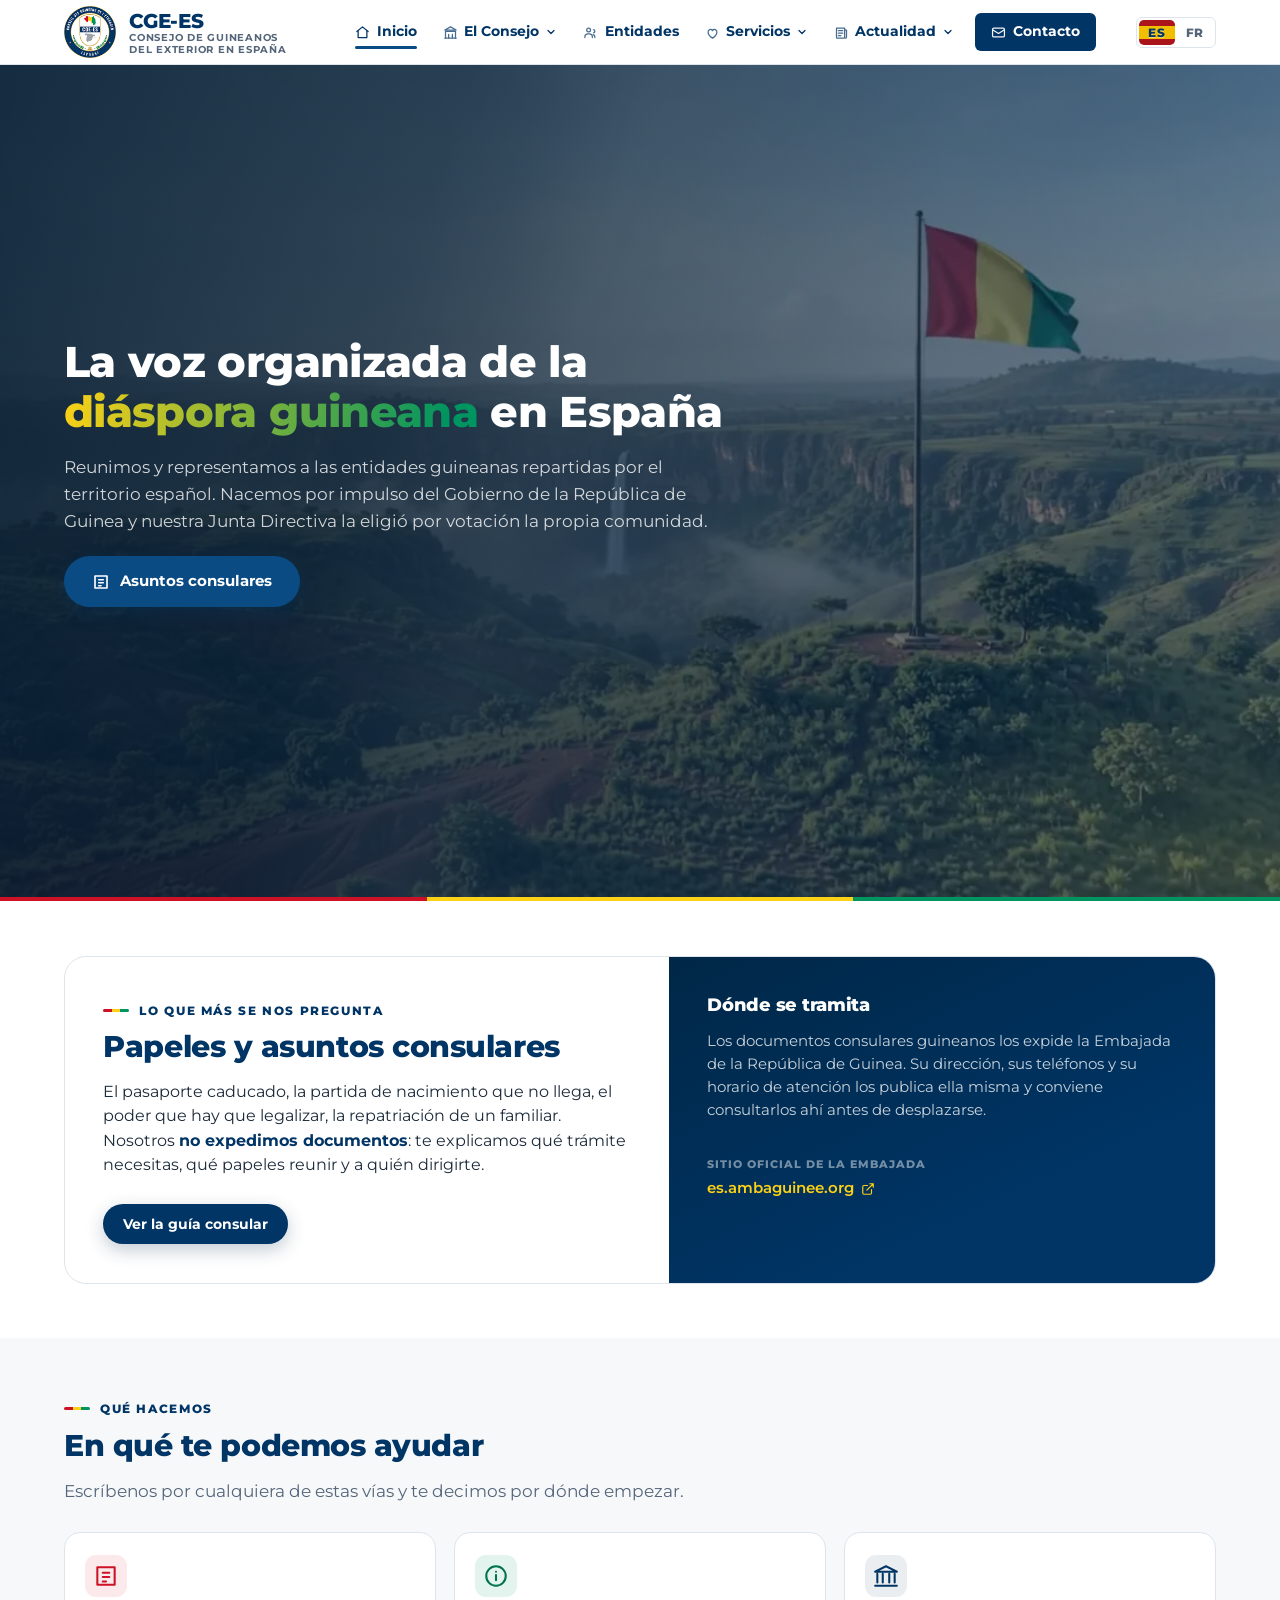
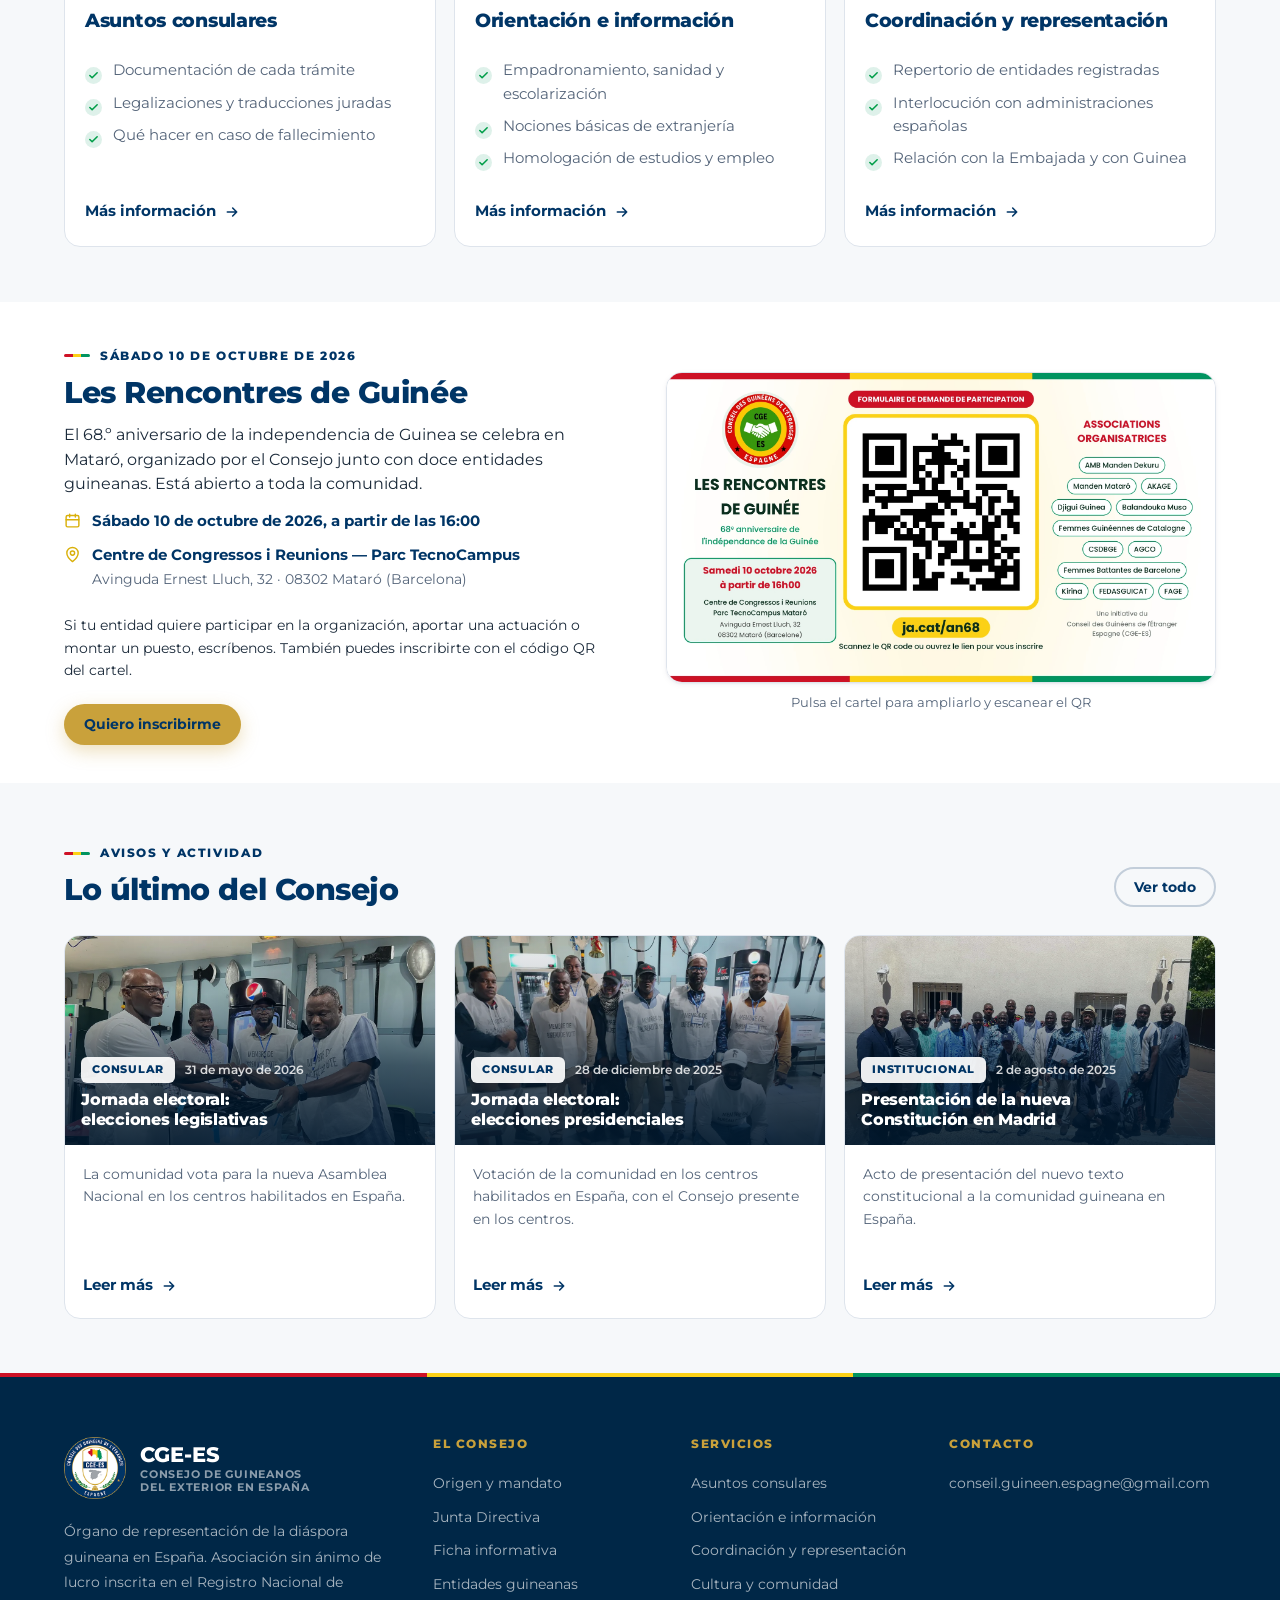
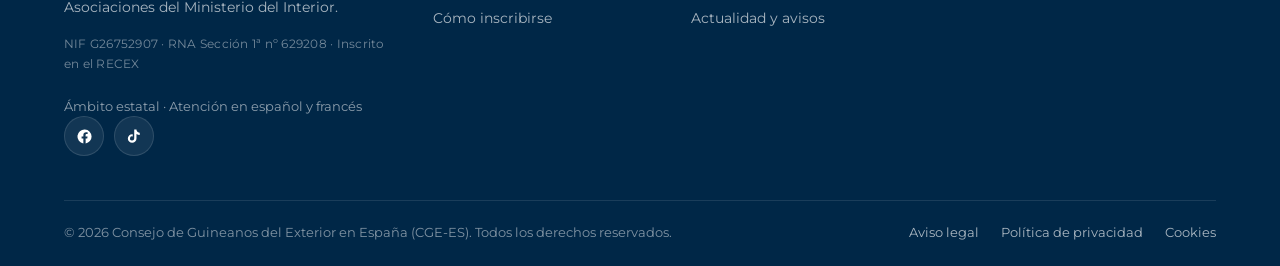
<file: index.html>
﻿<!doctype html>
<html lang="es">
<head>
<meta charset="utf-8">
<meta name="viewport" content="width=device-width, initial-scale=1">

<title data-i18n="meta.home.t">CGE-ES · Consejo de Guineanos del Exterior en España</title>
<meta name="description" data-i18n-attr="content:meta.home.d" content="Órgano de representación de la diáspora guineana en España. Coordinamos las asociaciones guineanas del territorio español, orientamos en asuntos consulares y acompañamos ante las instituciones. Ámbito estatal.">

<link rel="canonical" href="https://www.cge-es.org/">

<!-- Open Graph · lo que se ve al compartir el enlace (WhatsApp,
     Facebook, LinkedIn). La imagen es 1200x630 porque es la
     proporción que esperan: con el logo cuadrado salía miniatura.
     width/height van declarados a propósito — sin ellos WhatsApp no
     sabe la forma antes de bajar la imagen y suele encoger la tarjeta. -->
<meta property="og:type" content="website">
<meta property="og:site_name" content="CGE-ES">
<meta property="og:title" content="CGE-ES · Consejo de Guineanos del Exterior en España">
<meta property="og:description" content="Órgano de representación de la diáspora guineana en España. Coordinamos las asociaciones guineanas del territorio español, orientamos en asuntos consulares y acompañamos ante las instituciones. Ámbito estatal.">
<meta property="og:url" content="https://www.cge-es.org/">
<meta property="og:locale" content="es_ES">
<meta property="og:locale:alternate" content="fr_FR">
<meta property="og:image" content="https://www.cge-es.org/assets/img/og-cge-es.jpg">
<meta property="og:image:secure_url" content="https://www.cge-es.org/assets/img/og-cge-es.jpg">
<meta property="og:image:type" content="image/jpeg">
<meta property="og:image:width" content="1200">
<meta property="og:image:height" content="630">
<meta property="og:image:alt" content="CGE-ES · Consejo de Guineanos del Exterior en España">
<meta name="twitter:card" content="summary_large_image">
<meta name="twitter:title" content="CGE-ES · Consejo de Guineanos del Exterior en España">
<meta name="twitter:description" content="Órgano de representación de la diáspora guineana en España. Coordinamos las asociaciones guineanas del territorio español, orientamos en asuntos consulares y acompañamos ante las instituciones. Ámbito estatal.">
<meta name="twitter:image" content="https://www.cge-es.org/assets/img/og-cge-es.jpg">
<link rel="alternate" hreflang="es" href="https://www.cge-es.org/?lang=es">
<link rel="alternate" hreflang="fr" href="https://www.cge-es.org/?lang=fr">
<link rel="alternate" hreflang="x-default" href="https://www.cge-es.org/">

<link rel="icon" href="assets/img/favicon.png" type="image/png">
<link rel="apple-touch-icon" href="assets/img/apple-touch-icon.png">
<meta name="theme-color" content="#003566">


<link rel="preconnect" href="https://fonts.googleapis.com">
<link rel="preconnect" href="https://fonts.gstatic.com" crossorigin>
<link rel="stylesheet" href="https://fonts.googleapis.com/css2?family=Montserrat:wght@400;500;600;700;800&display=swap">
<link rel="stylesheet" href="assets/css/styles.css">

<script type="application/ld+json">
{
  "@context": "https://schema.org",
  "@type": "NGO",
  "name": "Consejo de Guineanos del Exterior en España",
  "alternateName": ["CGE-ES", "Conseil des Guinéens de l'Extérieur en Espagne"],
  "url": "https://www.cge-es.org",
  "logo": "https://www.cge-es.org/assets/img/logo.png",
  "email": "conseil.guineen.espagne@gmail.com",
  "taxID": "G26752907",
  "foundingDate": "2024-04-27",
  "areaServed": { "@type": "Country", "name": "España" },
  "address": {
    "@type": "PostalAddress",
    "streetAddress": "Avda. del Cerro de los Ángeles, 25, 1ª planta, puerta A",
    "postalCode": "28026",
    "addressLocality": "Madrid",
    "addressCountry": "ES"
  },
  "description": "Órgano de representación de la diáspora guineana en España, inscrito en el Registro Nacional de Asociaciones del Ministerio del Interior con el número 629208."
}
</script>
</head>

<body>
<a class="saltar" href="#principal" data-i18n="a11y.saltar">Saltar al contenido principal</a>

<div id="site-header">
  <noscript>
    <div class="contenedor" style="padding:18px 24px;border-bottom:1px solid #E1E5E9">
      <strong>CGE-ES</strong> ·
      <a href="index.html">Inicio</a> ·
      <a href="quienes-somos.html">El Consejo</a> ·
      <a href="asociaciones.html">Entidades</a> ·
      <a href="servicios.html">Servicios</a> ·
      <a href="asuntos-consulares.html">Asuntos consulares</a> ·
      <a href="actualidad.html">Actualidad</a> ·
      <a href="contacto.html">Contacto</a>
    </div>
  </noscript>
</div>

<main id="principal">

  <!-- ================= HERO ================= -->
  <section class="hero">
    <!-- Vídeo de fondo. `muted` y sin pista de audio, que es lo que hace que
         los navegadores dejen arrancarlo solos; `playsinline` para que en
         iPhone no salte a pantalla completa. El poster es lo que se ve
         mientras carga, y lo único que se ve si el sistema pide menos
         animación (ver la regla de prefers-reduced-motion en el CSS). -->
    <video class="hero__video" autoplay muted loop playsinline preload="metadata"
           poster="assets/video/hero-fondo-poster.webp" aria-hidden="true" tabindex="-1">
      <source src="assets/video/hero-fondo.mp4" type="video/mp4">
    </video>
    <div class="contenedor hero__inner">
      <div class="hero__rejilla hero__rejilla--simple">

        <div>
          <h1 data-i18n="home.hero.h1">La voz organizada de la <em>diáspora guineana</em> en España</h1>

          <p class="hero__texto" data-i18n="home.hero.p">
            Reunimos y representamos a las entidades guineanas repartidas por el territorio
            español. Nacemos por impulso del Gobierno de la República de Guinea y nuestra
            Junta Directiva la eligió por votación la propia comunidad.
          </p>

          <div class="hero__acciones">
            <a class="btn btn--primario" href="asuntos-consulares.html">
              <svg viewBox="0 0 24 24" fill="none" stroke="currentColor" stroke-width="2.2" stroke-linecap="round" stroke-linejoin="round"><path d="M4 4h16v16H4z"/><path d="M9 9h6M9 13h6M9 17h3"/></svg>
              <span data-i18n="home.hero.cta1">Asuntos consulares</span>
            </a>
          </div>

        </div>

      </div>
    </div>
    <span class="hero__borde" aria-hidden="true"></span>
  </section>

  <!-- ================= ASUNTOS CONSULARES ================= -->
  <section class="seccion" id="consular">
    <div class="contenedor">
      <div class="consular revelar">

        <div class="consular__texto">
          <span class="eyebrow" data-i18n="home.cons.eyebrow">Lo que más se nos pregunta</span>
          <h2 style="margin-bottom:.5em" data-i18n="home.cons.h2">Papeles y asuntos consulares</h2>
          <p data-i18n="home.cons.p1">
            El pasaporte caducado, la partida de nacimiento que no llega, el poder que hay que
            legalizar, la repatriación de un familiar. Nosotros <strong>no expedimos
            documentos</strong>: te explicamos qué trámite necesitas, qué papeles reunir y a
            quién dirigirte.
          </p>
          <div style="margin-top:26px;display:flex;gap:12px;flex-wrap:wrap">
            <a class="btn btn--navy btn--sm" href="asuntos-consulares.html" data-i18n="home.cons.cta">Ver la guía consular</a>
          </div>
        </div>

        <!-- Aquí no se publican la dirección, el teléfono ni el horario de la
             Embajada: cambian sin avisarnos y acabábamos mandando gente a un
             dato viejo. Se enlaza su web, que es la fuente que manda. -->
        <div class="consular__panel">
          <h3 data-i18n="home.cons.emb">Dónde se tramita</h3>
          <p style="margin:14px 0 0;font-size:.92rem" data-i18n="home.cons.emb.p">
            Los documentos consulares guineanos los expide la Embajada de la República
            de Guinea. Su dirección, sus teléfonos y su horario de atención los publica
            ella misma y conviene consultarlos ahí antes de desplazarse.
          </p>
          <div class="consular__dato" style="margin-top:20px">
            <span data-i18n="home.cons.web">Sitio oficial de la Embajada</span>
            <a class="enlace-externo" href="https://es.ambaguinee.org/" target="_blank" rel="noopener">
              es.ambaguinee.org
              <svg viewBox="0 0 24 24" fill="none" stroke="currentColor" stroke-width="2" stroke-linecap="round" stroke-linejoin="round"><path d="M18 13v6a2 2 0 0 1-2 2H5a2 2 0 0 1-2-2V8a2 2 0 0 1 2-2h6"/><path d="M15 3h6v6M10 14 21 3"/></svg>
            </a>
          </div>
        </div>

      </div>
    </div>
  </section>

  <!-- ================= QUÉ OFRECEMOS Y A QUIÉN ================= -->
  <section class="seccion seccion--gris">
    <div class="contenedor">
      <div class="cabecera-seccion">
        <span class="eyebrow" data-i18n="home.serv.eyebrow">Qué hacemos</span>
        <h2 data-i18n="home.serv.h2">En qué te podemos ayudar</h2>
        <p class="entradilla" data-i18n="home.serv.p">
          Escríbenos por cualquiera de estas vías y te decimos por dónde empezar.
        </p>
      </div>

      <div class="rejilla rejilla--3">

        <article class="tarjeta revelar">
          <div class="tarjeta__icono tarjeta__icono--rojo">
            <svg viewBox="0 0 24 24" fill="none" stroke="currentColor" stroke-width="1.9" stroke-linecap="round" stroke-linejoin="round"><path d="M4 4h16v16H4z"/><path d="M9 9h6M9 13h6M9 17h3"/></svg>
          </div>
          <h3 data-i18n="home.serv.1.h">Asuntos consulares</h3>
          <ul class="lista-check">
            <li data-i18n="home.serv.1.l2">Documentación de cada trámite</li>
            <li data-i18n="home.serv.1.l3">Legalizaciones y traducciones juradas</li>
            <li data-i18n="home.serv.1.l4">Qué hacer en caso de fallecimiento</li>
          </ul>
          <div class="tarjeta__pie">
            <a class="enlace-flecha" href="asuntos-consulares.html">
              <span data-i18n="comun.masinfo">Más información</span>
              <svg viewBox="0 0 24 24" fill="none" stroke="currentColor" stroke-width="2.4" stroke-linecap="round" stroke-linejoin="round"><path d="M5 12h14M13 6l6 6-6 6"/></svg>
            </a>
          </div>
        </article>

        <article class="tarjeta revelar" data-retardo="1">
          <div class="tarjeta__icono tarjeta__icono--verde">
            <svg viewBox="0 0 24 24" fill="none" stroke="currentColor" stroke-width="1.9" stroke-linecap="round" stroke-linejoin="round"><circle cx="12" cy="12" r="9"/><path d="M12 16v-5M12 8h.01"/></svg>
          </div>
          <h3 data-i18n="home.serv.2.h">Orientación e información</h3>
          <ul class="lista-check">
            <li data-i18n="home.serv.2.l1">Empadronamiento, sanidad y escolarización</li>
            <li data-i18n="home.serv.2.l2">Nociones básicas de extranjería</li>
            <li data-i18n="home.serv.2.l3">Homologación de estudios y empleo</li>
          </ul>
          <div class="tarjeta__pie">
            <a class="enlace-flecha" href="servicios.html#orientacion">
              <span data-i18n="comun.masinfo">Más información</span>
              <svg viewBox="0 0 24 24" fill="none" stroke="currentColor" stroke-width="2.4" stroke-linecap="round" stroke-linejoin="round"><path d="M5 12h14M13 6l6 6-6 6"/></svg>
            </a>
          </div>
        </article>

        <article class="tarjeta revelar" data-retardo="2">
          <div class="tarjeta__icono tarjeta__icono--navy">
            <svg viewBox="0 0 24 24" fill="none" stroke="currentColor" stroke-width="1.9" stroke-linecap="round" stroke-linejoin="round"><path d="M12 3 2 8h20zM4 10v8M9 10v8M15 10v8M20 10v8M2 21h20"/></svg>
          </div>
          <h3 data-i18n="home.serv.3.h">Coordinación y representación</h3>
          <ul class="lista-check">
            <li data-i18n="home.serv.3.l1">Repertorio de entidades registradas</li>
            <li data-i18n="home.serv.3.l2">Interlocución con administraciones españolas</li>
            <li data-i18n="home.serv.3.l3">Relación con la Embajada y con Guinea</li>
          </ul>
          <div class="tarjeta__pie">
            <a class="enlace-flecha" href="asociaciones.html">
              <span data-i18n="comun.masinfo">Más información</span>
              <svg viewBox="0 0 24 24" fill="none" stroke="currentColor" stroke-width="2.4" stroke-linecap="round" stroke-linejoin="round"><path d="M5 12h14M13 6l6 6-6 6"/></svg>
            </a>
          </div>
        </article>

      </div>
    </div>
  </section>

  <!-- ================= FIESTA DE LA INDEPENDENCIA ================= -->
  <!-- Aquí va la edición en curso, no en Actualidad: mientras no se haya
       celebrado es una convocatoria, no una noticia. Cuando pase, se monta
       el evento con fotos en Actualidad (ver README, punto 13).

       El cartel lleva el QR del formulario dentro, y se puede ampliar en el
       visor para escanearlo desde la pantalla. -->
  <section class="seccion seccion--compacta" id="fiesta">
    <div class="contenedor">
      <div class="duo revelar" style="align-items:center">
        <div>
          <span class="eyebrow" data-i18n="home.fiesta.eyebrow">Sábado 10 de octubre de 2026</span>
          <h2 data-i18n="home.fiesta.h2">Les Rencontres de Guinée</h2>
          <p data-i18n="home.fiesta.p1">
            El 68.º aniversario de la independencia de Guinea se celebra en Mataró, organizado
            por el Consejo junto con doce entidades guineanas. Está abierto a toda la comunidad.
          </p>

          <div class="fiesta-datos">
            <div class="fiesta-dato">
              <svg viewBox="0 0 24 24" fill="none" stroke="currentColor" stroke-width="2" stroke-linecap="round" stroke-linejoin="round"><rect x="3" y="5" width="18" height="16" rx="2"/><path d="M8 3v4M16 3v4M3 11h18"/></svg>
              <div>
                <strong data-i18n="home.fiesta.d1">Sábado 10 de octubre de 2026, a partir de las 16:00</strong>
              </div>
            </div>
            <div class="fiesta-dato">
              <svg viewBox="0 0 24 24" fill="none" stroke="currentColor" stroke-width="2" stroke-linecap="round" stroke-linejoin="round"><path d="M20 10c0 6-8 12-8 12s-8-6-8-12a8 8 0 0 1 16 0z"/><circle cx="12" cy="10" r="3"/></svg>
              <div>
                <strong data-i18n="home.fiesta.d2">Centre de Congressos i Reunions — Parc TecnoCampus</strong>
                <span data-i18n="home.fiesta.d2b">Avinguda Ernest Lluch, 32 · 08302 Mataró (Barcelona)</span>
              </div>
            </div>
          </div>

          <p style="font-size:.9rem" data-i18n="home.fiesta.p2">
            Si tu entidad quiere participar en la organización, aportar una actuación o montar
            un puesto, escríbenos. También puedes inscribirte con el código QR del cartel.
          </p>

          <div style="margin-top:22px;display:flex;gap:12px;flex-wrap:wrap">
            <a class="btn btn--oro btn--sm" href="contacto.html" data-i18n="home.fiesta.cta">Quiero inscribirme</a>
          </div>
        </div>

        <div class="duo__media">
          <button class="fiesta-cartel" type="button" data-ampliar-cartel
                  data-i18n-attr="aria-label:home.fiesta.cartel" aria-label="Ampliar el cartel">
            <img src="assets/img/fiesta/cartel-68-horizontal.webp"
                 alt="Cartel de Les Rencontres de Guinée: sábado 10 de octubre de 2026 a las 16:00, Parc TecnoCampus de Mataró, con el código QR del formulario de participación"
                 width="1800" height="1013" loading="lazy">
          </button>
          <p style="text-align:center;font-size:.8rem;color:var(--texto-suave);margin:10px 0 0"
             data-i18n="home.fiesta.qr">Pulsa el cartel para ampliarlo y escanear el QR</p>
        </div>
      </div>
    </div>
  </section>

  <!-- ================= ACTUALIDAD ================= -->
  <section class="seccion seccion--gris">
    <div class="contenedor">
      <div class="cabecera-seccion" style="display:flex;align-items:flex-end;justify-content:space-between;gap:24px;flex-wrap:wrap;max-width:none">
        <div style="max-width:620px">
          <span class="eyebrow" data-i18n="home.news.eyebrow">Avisos y actividad</span>
          <h2 style="margin-bottom:0" data-i18n="home.news.h2">Lo último del Consejo</h2>
        </div>
        <a class="btn btn--contorno btn--sm" href="actualidad.html" data-i18n="home.news.cta">Ver todo</a>
      </div>

      <div class="rejilla rejilla--3" data-noticias-home></div>
    </div>
  </section>

</main>

<div id="site-footer"></div>

<script src="assets/js/layout.js"></script>
<script src="assets/js/contenido.js"></script>
<script src="assets/js/i18n.js"></script>
<script src="assets/js/main.js"></script>
</body>
</html>
</file>
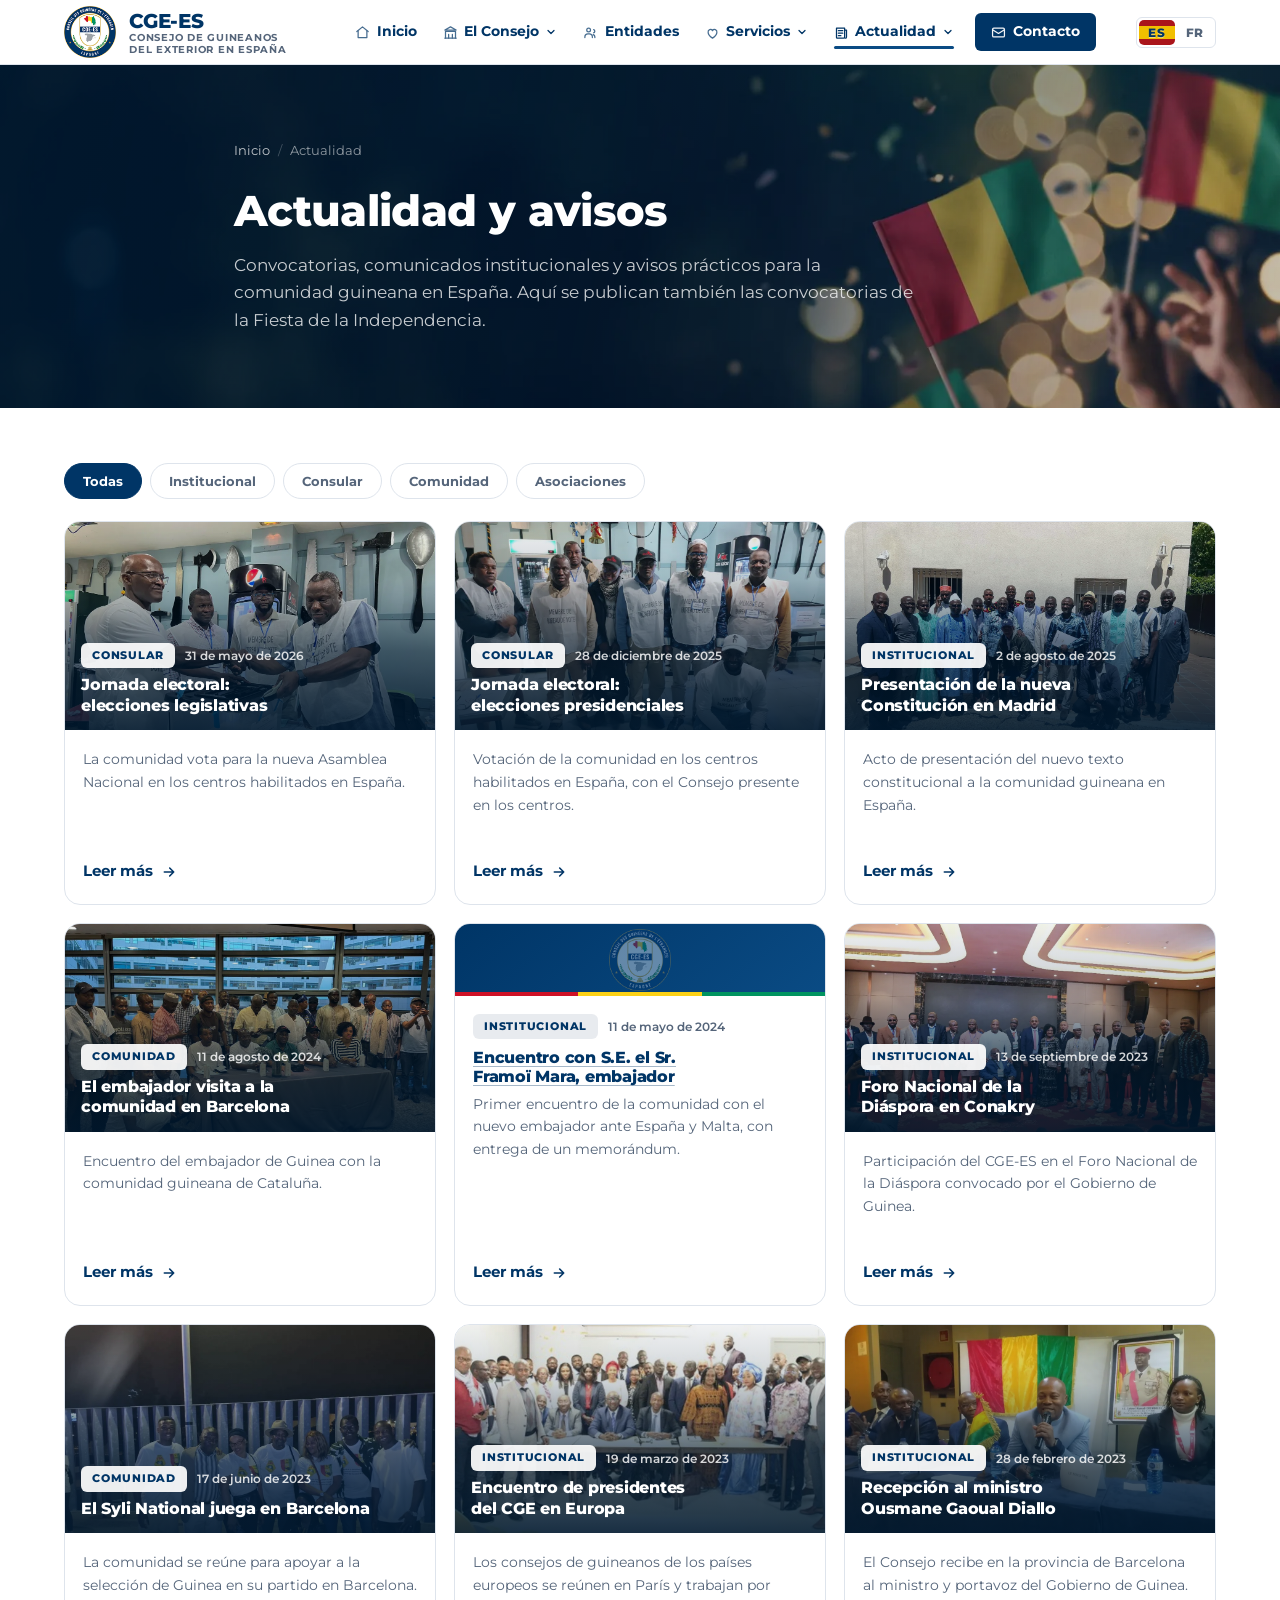
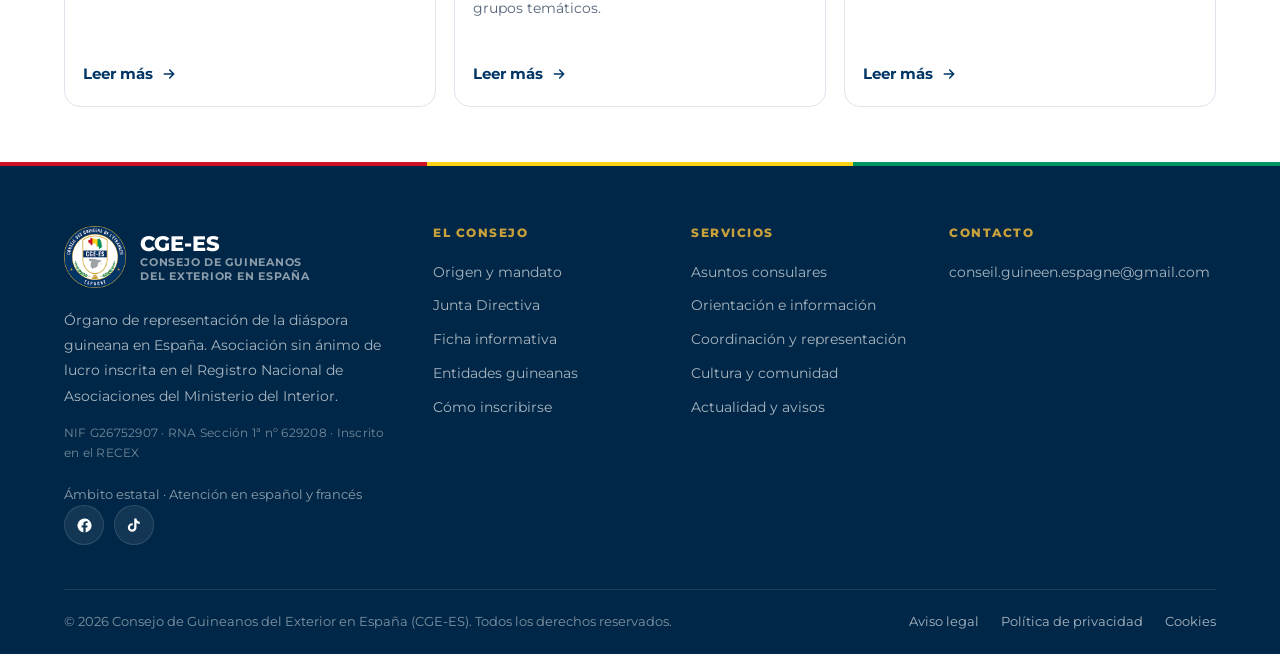
<file: actualidad.html>
﻿<!doctype html>
<html lang="es">
<head>
<meta charset="utf-8">
<meta name="viewport" content="width=device-width, initial-scale=1">

<title data-i18n="meta.news.t">Actualidad · CGE-ES</title>
<meta name="description" data-i18n-attr="content:meta.news.d" content="Noticias, actividades, jornadas y comunicados del Consejo de Guineanos del Exterior en España (CGE-ES).">

<link rel="canonical" href="https://www.cge-es.org/actualidad.html">

<!-- Open Graph · lo que se ve al compartir el enlace (WhatsApp,
     Facebook, LinkedIn). La imagen es 1200x630 porque es la
     proporción que esperan: con el logo cuadrado salía miniatura.
     width/height van declarados a propósito — sin ellos WhatsApp no
     sabe la forma antes de bajar la imagen y suele encoger la tarjeta. -->
<meta property="og:type" content="article">
<meta property="og:site_name" content="CGE-ES">
<meta property="og:title" content="Actualidad · CGE-ES">
<meta property="og:description" content="Noticias, actividades, jornadas y comunicados del Consejo de Guineanos del Exterior en España (CGE-ES).">
<meta property="og:url" content="https://www.cge-es.org/actualidad.html">
<meta property="og:locale" content="es_ES">
<meta property="og:locale:alternate" content="fr_FR">
<meta property="og:image" content="https://www.cge-es.org/assets/img/og-cge-es.jpg">
<meta property="og:image:secure_url" content="https://www.cge-es.org/assets/img/og-cge-es.jpg">
<meta property="og:image:type" content="image/jpeg">
<meta property="og:image:width" content="1200">
<meta property="og:image:height" content="630">
<meta property="og:image:alt" content="CGE-ES · Consejo de Guineanos del Exterior en España">
<meta name="twitter:card" content="summary_large_image">
<meta name="twitter:title" content="Actualidad · CGE-ES">
<meta name="twitter:description" content="Noticias, actividades, jornadas y comunicados del Consejo de Guineanos del Exterior en España (CGE-ES).">
<meta name="twitter:image" content="https://www.cge-es.org/assets/img/og-cge-es.jpg">
<link rel="alternate" hreflang="es" href="https://www.cge-es.org/actualidad.html?lang=es">
<link rel="alternate" hreflang="fr" href="https://www.cge-es.org/actualidad.html?lang=fr">

<link rel="icon" href="assets/img/favicon.png" type="image/png">
<meta name="theme-color" content="#003566">

<link rel="preconnect" href="https://fonts.googleapis.com">
<link rel="preconnect" href="https://fonts.gstatic.com" crossorigin>
<link rel="stylesheet" href="https://fonts.googleapis.com/css2?family=Montserrat:wght@400;500;600;700;800&display=swap">
<link rel="stylesheet" href="assets/css/styles.css">
</head>

<body>
<a class="saltar" href="#principal" data-i18n="a11y.saltar">Saltar al contenido principal</a>

<div id="site-header">
  <noscript>
    <div class="contenedor" style="padding:18px 24px;border-bottom:1px solid #E1E5E9">
      <strong>CGE-ES</strong> ·
      <a href="index.html">Inicio</a> · <a href="quienes-somos.html">El Consejo</a> ·
      <a href="asociaciones.html">Entidades</a> · <a href="servicios.html">Servicios</a> ·
      <a href="asuntos-consulares.html">Asuntos consulares</a> ·
      <a href="actualidad.html">Actualidad</a> · <a href="contacto.html">Contacto</a>
    </div>
  </noscript>
</div>

<main id="principal">

  <section class="hero-pagina hero-pagina--foto"
           style="background-image:url(assets/img/cabeceras/actualidad.webp)">
    <div class="contenedor hero-pagina__inner">
      <ol class="migas">
        <li><a href="index.html" data-i18n="migas.inicio">Inicio</a></li>
        <li data-i18n="migas.actualidad">Actualidad</li>
      </ol>
      <h1 data-i18n="news.h1">Actualidad y avisos</h1>
      <p data-i18n="news.sub">
        Convocatorias, comunicados institucionales y avisos prácticos para la comunidad guineana
        en España. Aquí se publican también las convocatorias de la Fiesta de la Independencia.
      </p>
    </div>
  </section>

  <section class="seccion">
    <div class="contenedor">

      <!-- Aviso de fichas por completar (se oculta solo cuando están listas) -->
      <div class="panel-nota" data-aviso-ejemplo hidden style="margin-bottom:34px">
        <strong data-i18n="news.demo.t">Fichas pendientes de completar</strong>
        <span data-i18n="news.demo.p">
          Los eventos de abajo están cargados pero les faltan la fecha y el detalle. Edita el
          archivo <code>assets/js/contenido.js</code> y, cuando estén completos, cambia la
          opción <code>noticiasDeEjemplo</code> a <code>false</code> para quitar este aviso.
        </span>
      </div>

      <div class="filtros" data-filtros role="group" aria-label="Filtrar por categoría">
        <button class="filtro" type="button" data-filtro="todas" aria-pressed="true" data-i18n="news.f.todas">Todas</button>
        <button class="filtro" type="button" data-filtro="institucional" aria-pressed="false" data-i18n="news.f.inst">Institucional</button>
        <button class="filtro" type="button" data-filtro="consular" aria-pressed="false" data-i18n="news.f.cons">Consular</button>
        <button class="filtro" type="button" data-filtro="comunidad" aria-pressed="false" data-i18n="news.f.com">Comunidad</button>
        <button class="filtro" type="button" data-filtro="asociaciones" aria-pressed="false" data-i18n="news.f.asoc">Asociaciones</button>
      </div>

      <div class="rejilla rejilla--3" data-noticias-todas></div>

      <p data-sin-resultados hidden style="text-align:center;color:var(--texto-suave);padding:48px 0"
         data-i18n="news.vacio">No hay noticias en esta categoría por el momento.</p>

    </div>
  </section>

</main>

<div id="site-footer"></div>

<script src="assets/js/layout.js"></script>
<script src="assets/js/contenido.js"></script>
<script src="assets/js/i18n.js"></script>
<script src="assets/js/main.js"></script>
</body>
</html>
</file>
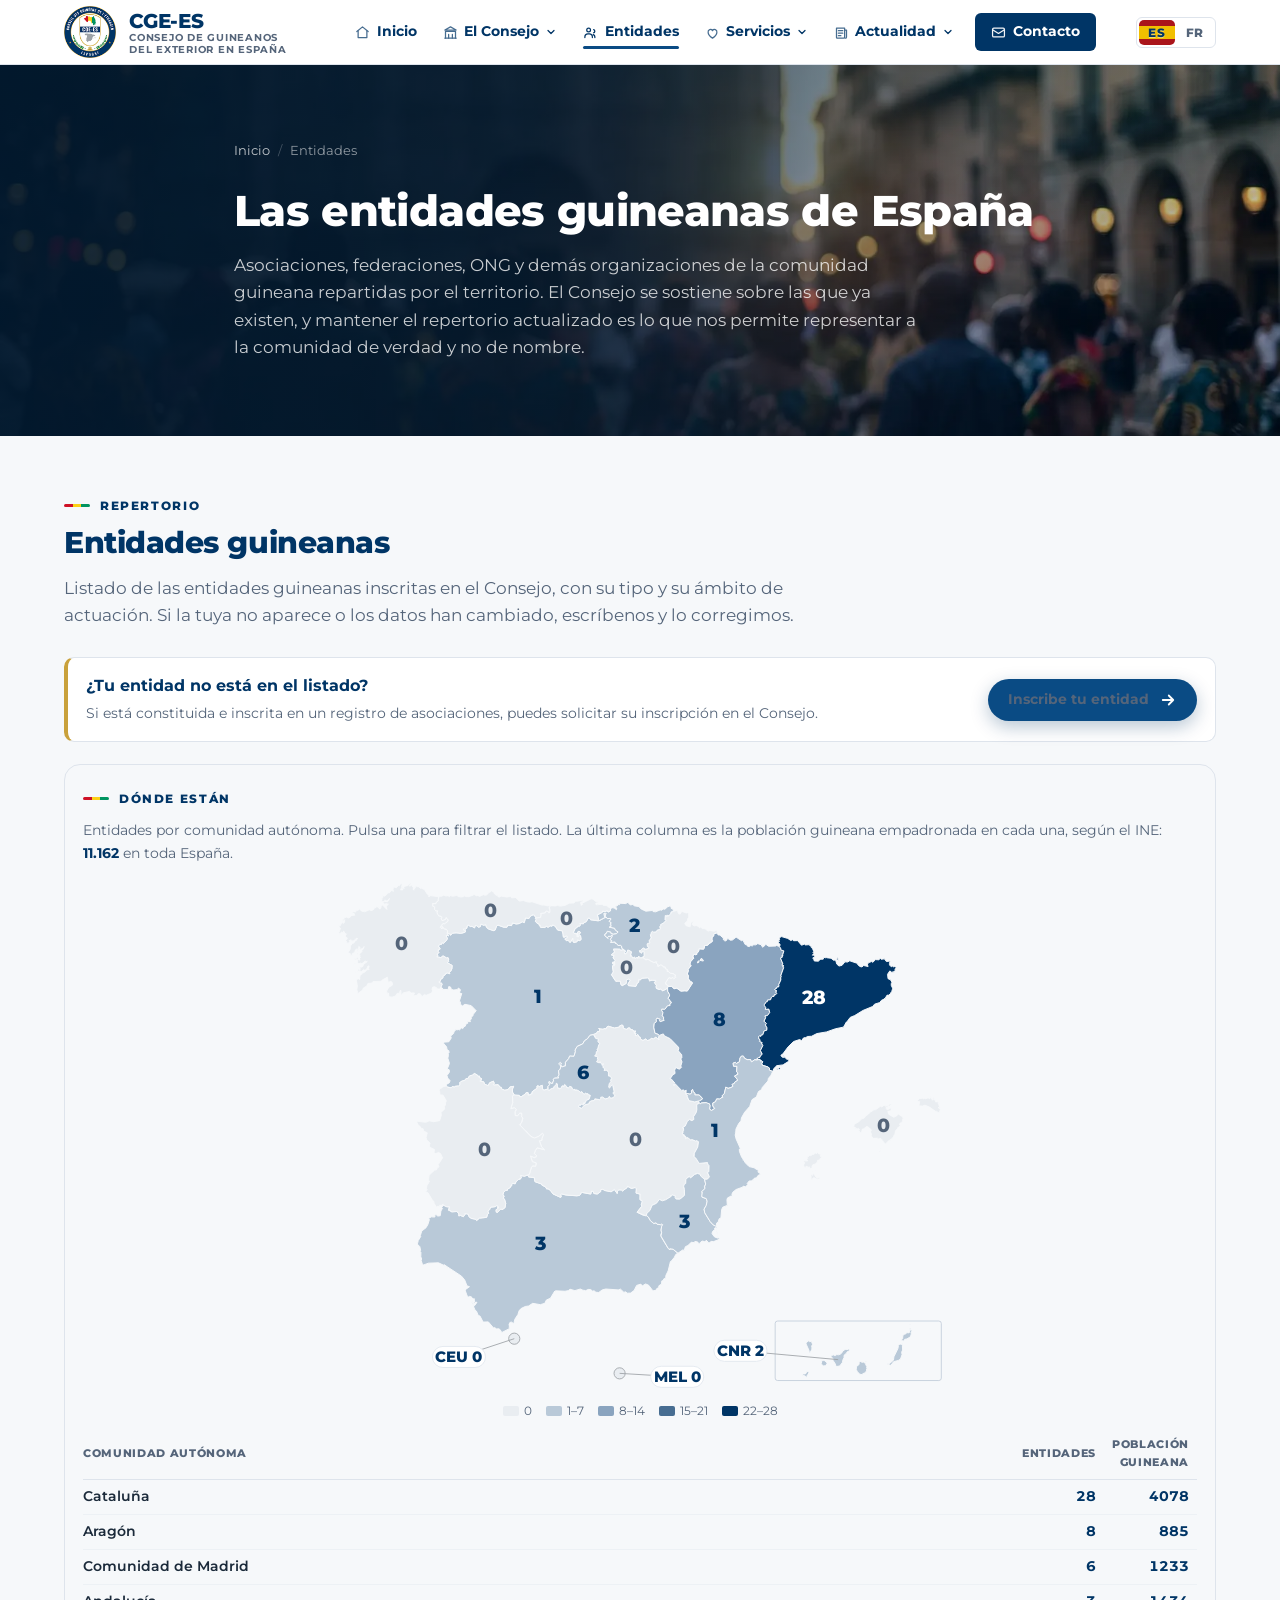
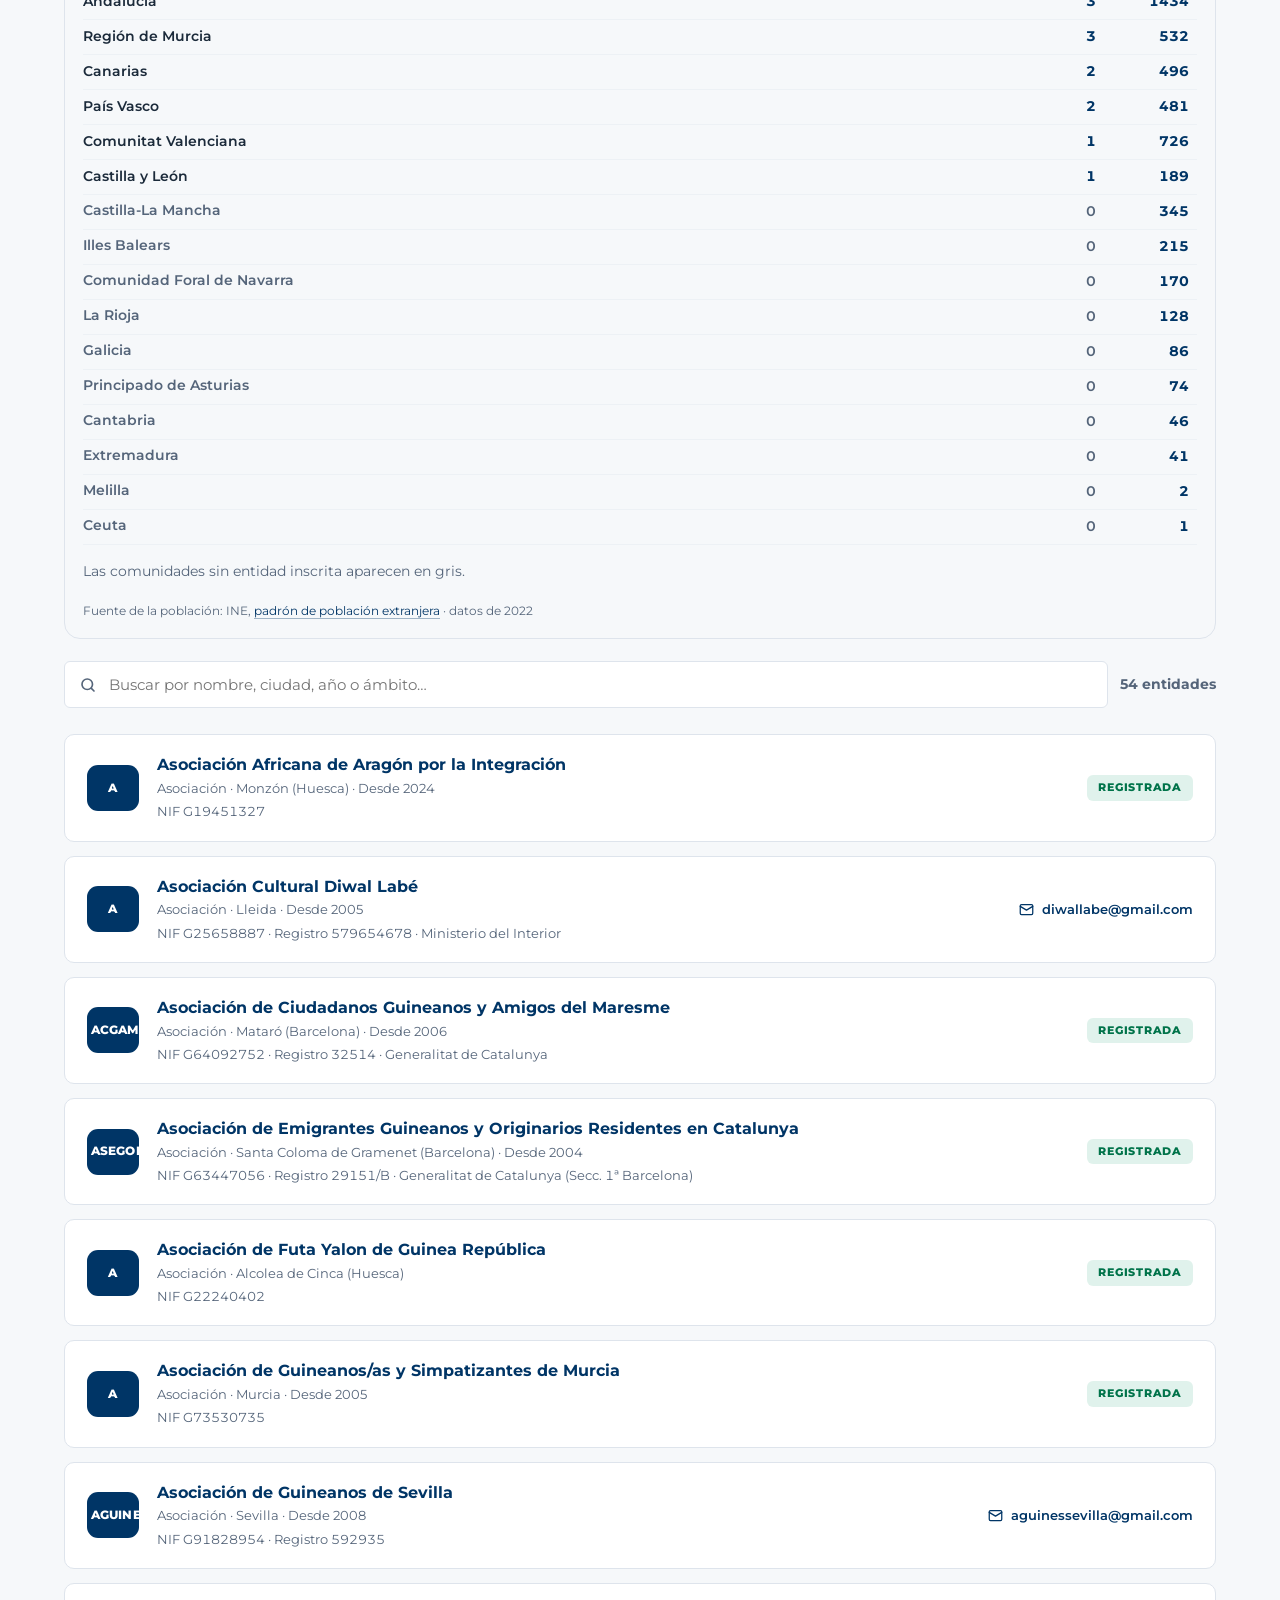
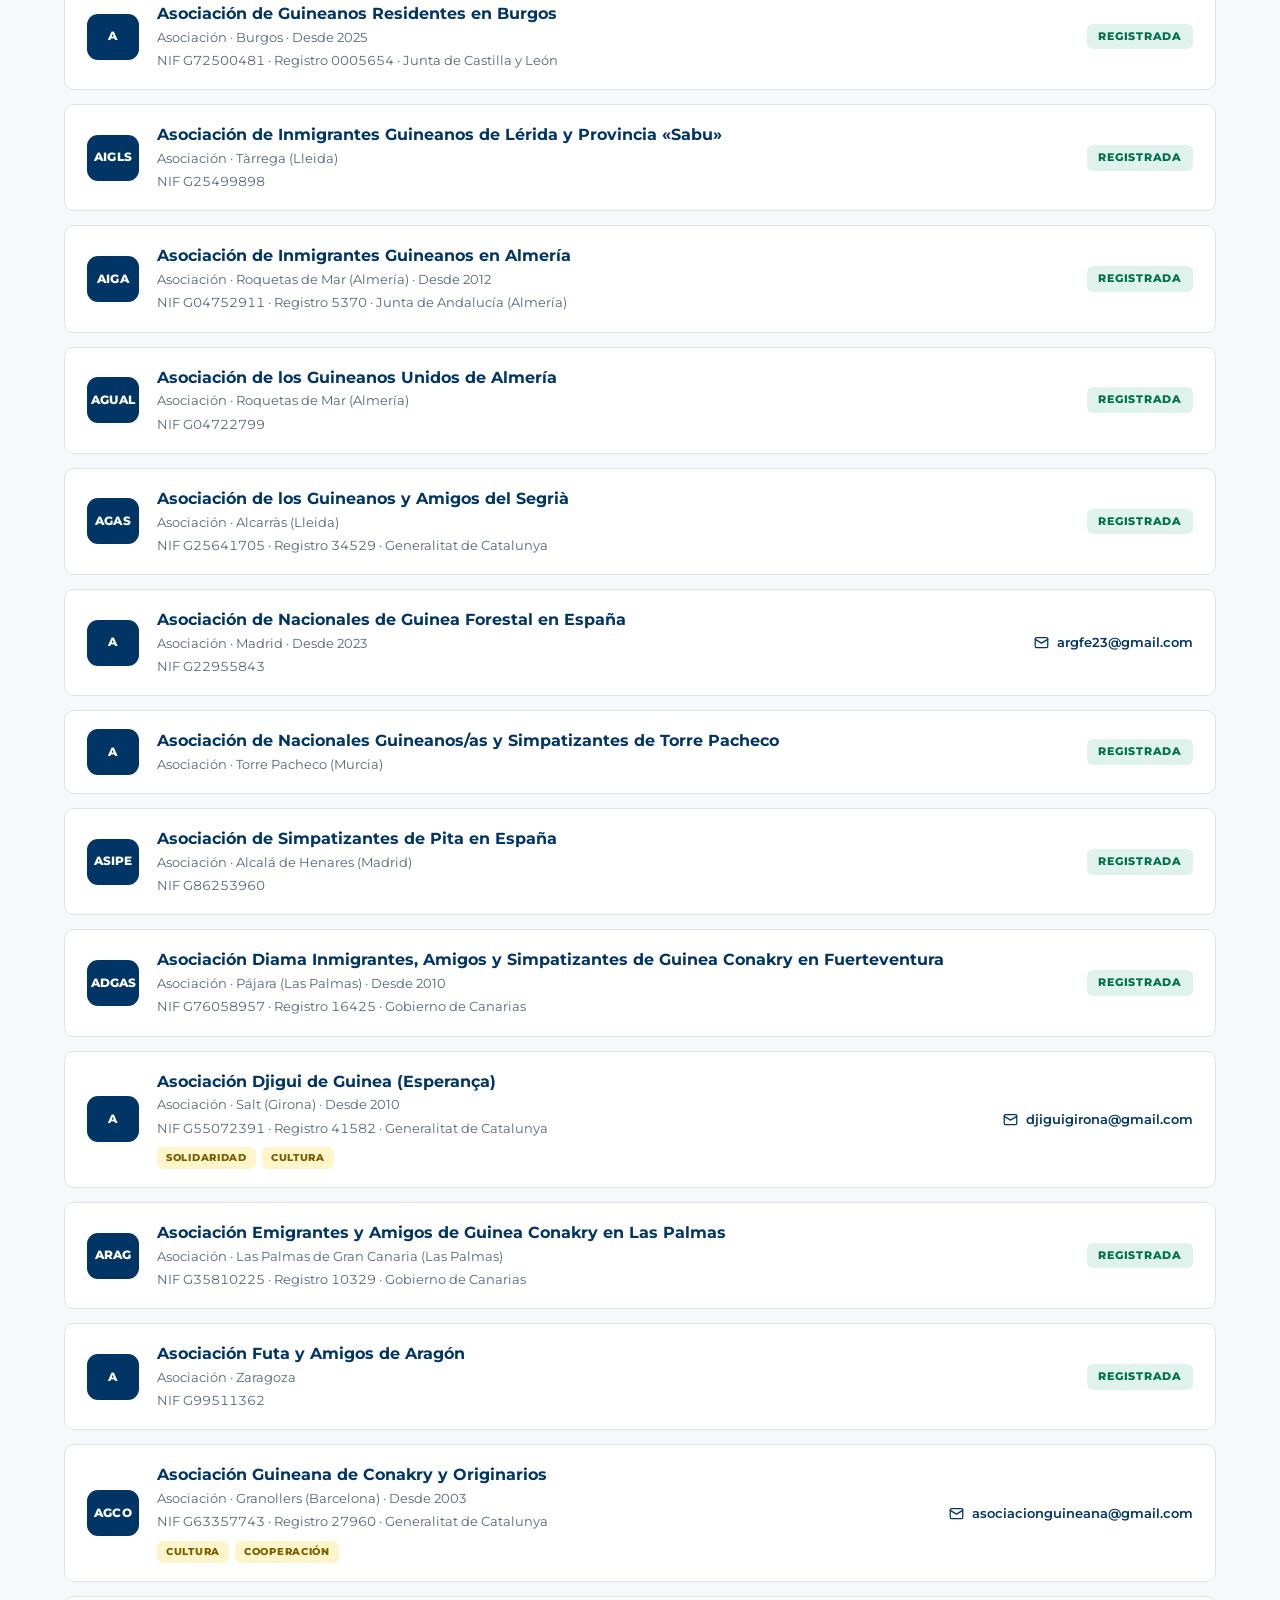
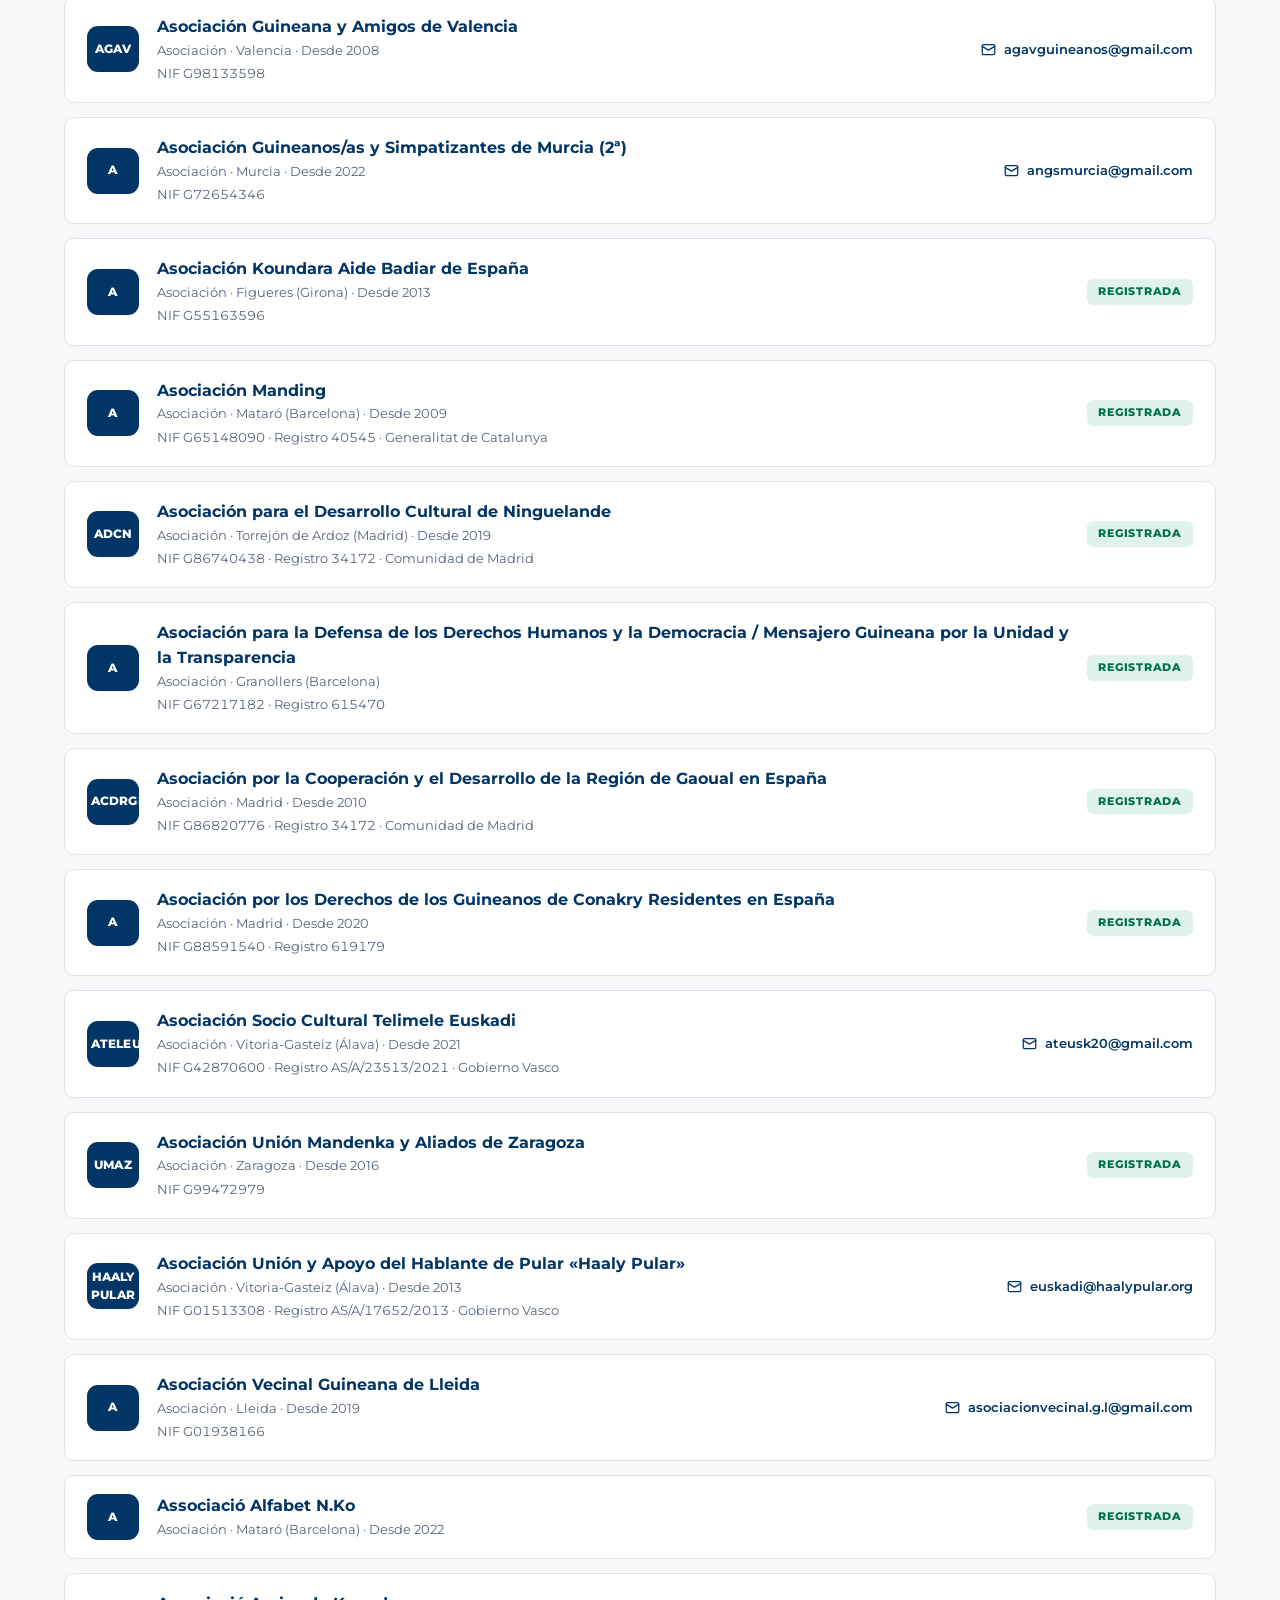
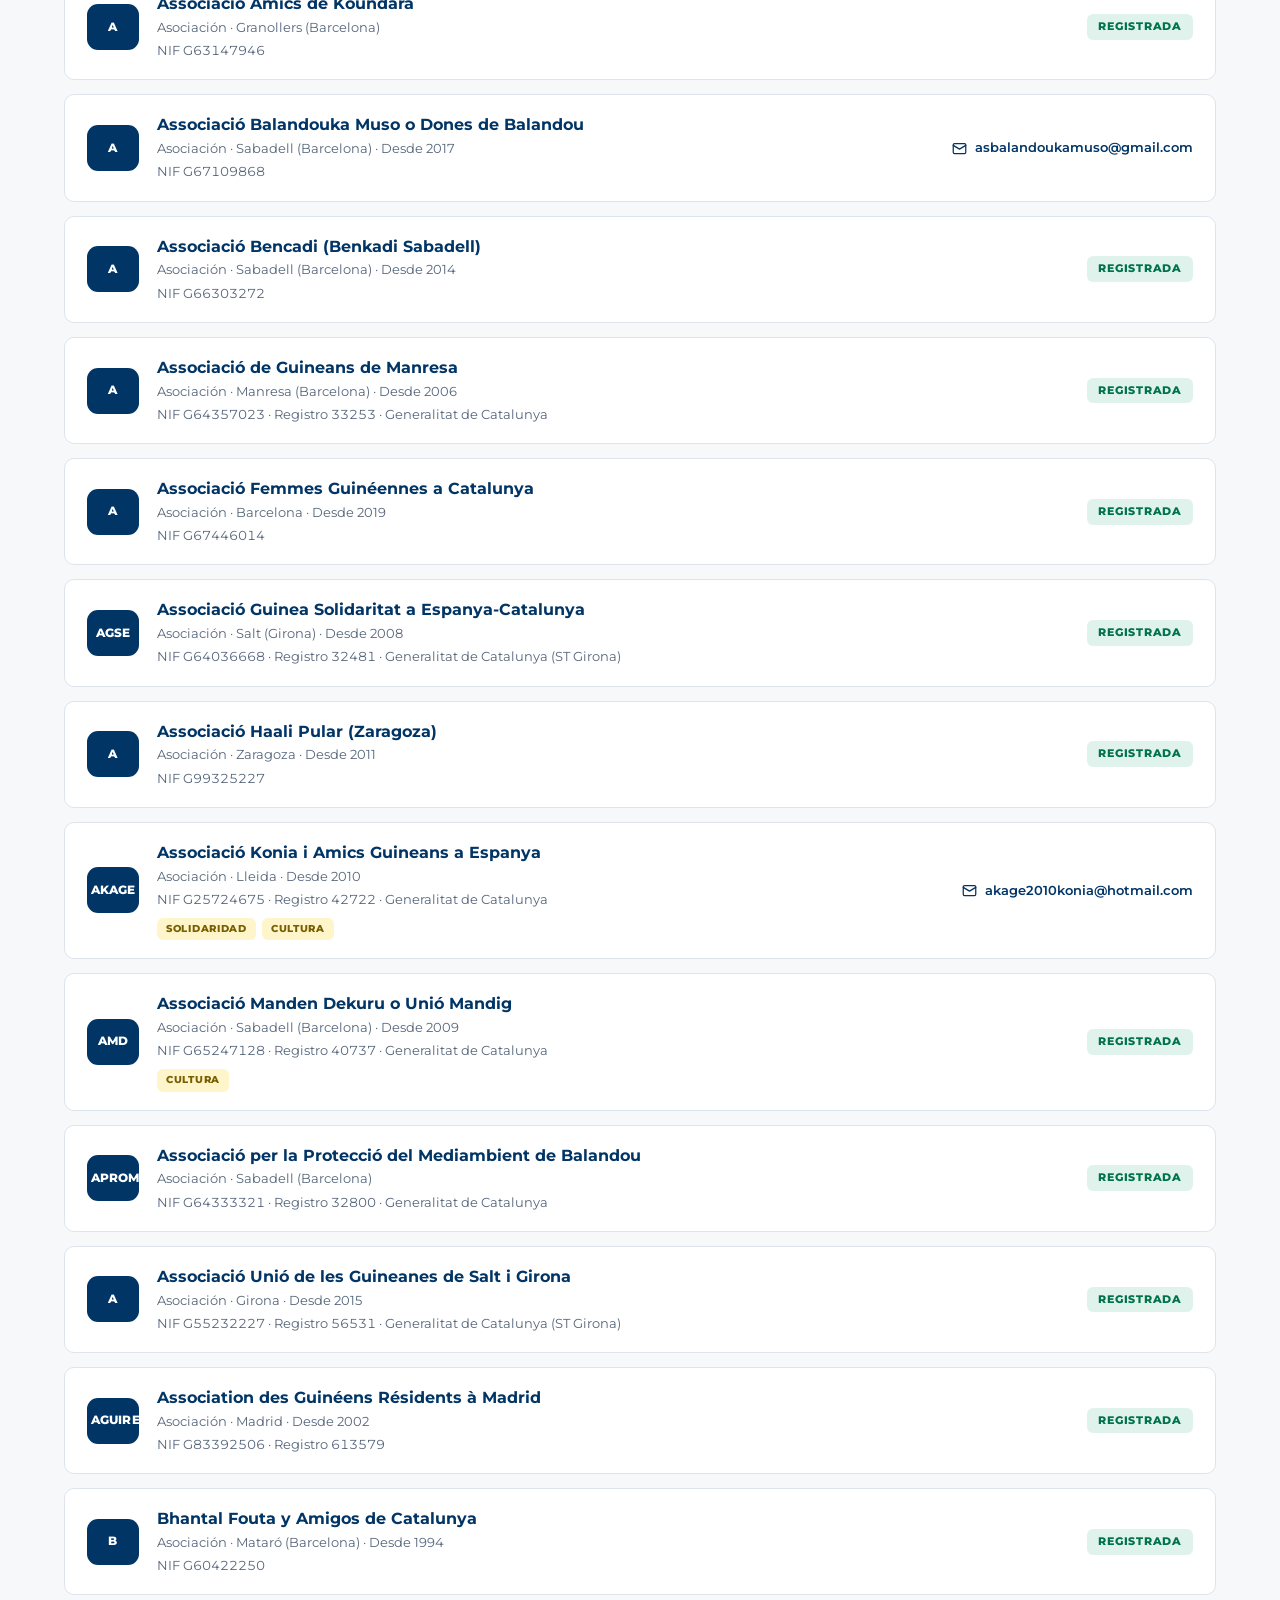
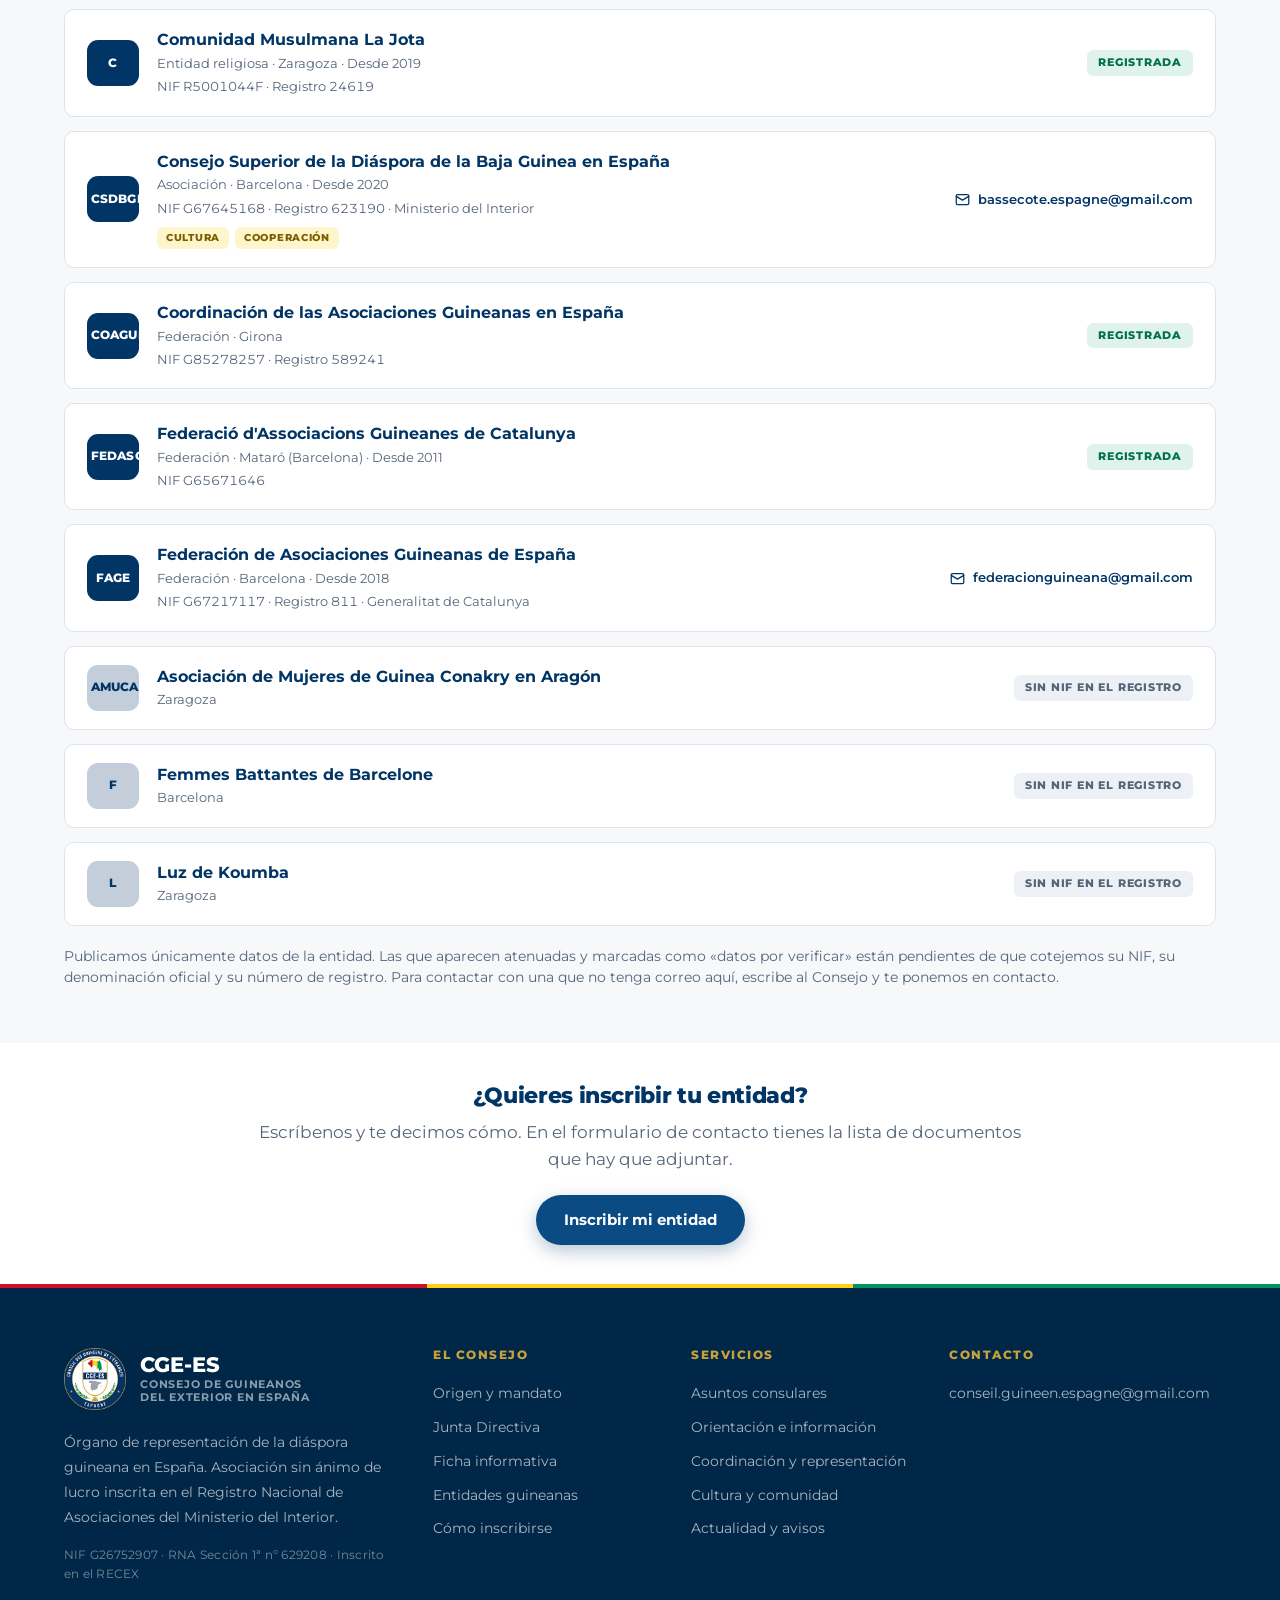
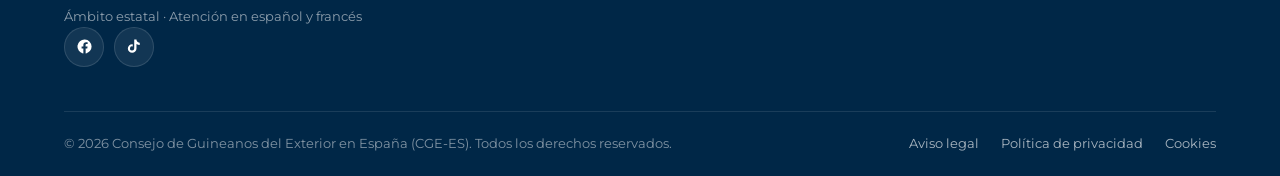
<file: asociaciones.html>
<!doctype html>
<html lang="es">
<head>
<meta charset="utf-8">
<meta name="viewport" content="width=device-width, initial-scale=1">

<title data-i18n="meta.asoc.t">Entidades guineanas · CGE-ES</title>
<meta name="description" data-i18n-attr="content:meta.asoc.d" content="Repertorio de entidades guineanas en España —asociaciones, federaciones, ONG— coordinadas por el CGE-ES, y procedimiento para inscribir una entidad en el Consejo.">

<link rel="canonical" href="https://www.cge-es.org/asociaciones.html">

<!-- Open Graph · lo que se ve al compartir el enlace (WhatsApp,
     Facebook, LinkedIn). La imagen es 1200x630 porque es la
     proporción que esperan: con el logo cuadrado salía miniatura.
     width/height van declarados a propósito — sin ellos WhatsApp no
     sabe la forma antes de bajar la imagen y suele encoger la tarjeta. -->
<meta property="og:type" content="article">
<meta property="og:site_name" content="CGE-ES">
<meta property="og:title" content="Entidades guineanas · CGE-ES">
<meta property="og:description" content="Repertorio de entidades guineanas en España —asociaciones, federaciones, ONG— coordinadas por el CGE-ES, y procedimiento para inscribir una entidad en el Consejo.">
<meta property="og:url" content="https://www.cge-es.org/asociaciones.html">
<meta property="og:locale" content="es_ES">
<meta property="og:locale:alternate" content="fr_FR">
<meta property="og:image" content="https://www.cge-es.org/assets/img/og-cge-es.jpg">
<meta property="og:image:secure_url" content="https://www.cge-es.org/assets/img/og-cge-es.jpg">
<meta property="og:image:type" content="image/jpeg">
<meta property="og:image:width" content="1200">
<meta property="og:image:height" content="630">
<meta property="og:image:alt" content="CGE-ES · Consejo de Guineanos del Exterior en España">
<meta name="twitter:card" content="summary_large_image">
<meta name="twitter:title" content="Entidades guineanas · CGE-ES">
<meta name="twitter:description" content="Repertorio de entidades guineanas en España —asociaciones, federaciones, ONG— coordinadas por el CGE-ES, y procedimiento para inscribir una entidad en el Consejo.">
<meta name="twitter:image" content="https://www.cge-es.org/assets/img/og-cge-es.jpg">
<link rel="alternate" hreflang="es" href="https://www.cge-es.org/asociaciones.html?lang=es">
<link rel="alternate" hreflang="fr" href="https://www.cge-es.org/asociaciones.html?lang=fr">

<link rel="icon" href="assets/img/favicon.png" type="image/png">
<meta name="theme-color" content="#003566">

<link rel="preconnect" href="https://fonts.googleapis.com">
<link rel="preconnect" href="https://fonts.gstatic.com" crossorigin>
<link rel="stylesheet" href="https://fonts.googleapis.com/css2?family=Montserrat:wght@400;500;600;700;800&display=swap">
<link rel="stylesheet" href="assets/css/styles.css">
</head>

<body>
<a class="saltar" href="#principal" data-i18n="a11y.saltar">Saltar al contenido principal</a>

<div id="site-header">
  <noscript>
    <div class="contenedor" style="padding:18px 24px;border-bottom:1px solid #E1E5E9">
      <strong>CGE-ES</strong> ·
      <a href="index.html">Inicio</a> · <a href="quienes-somos.html">El Consejo</a> ·
      <a href="asociaciones.html">Entidades</a> · <a href="servicios.html">Servicios</a> ·
      <a href="asuntos-consulares.html">Asuntos consulares</a> ·
      <a href="actualidad.html">Actualidad</a> · <a href="contacto.html">Contacto</a>
    </div>
  </noscript>
</div>

<main id="principal">

  <section class="hero-pagina hero-pagina--foto"
           style="background-image:url(assets/img/cabeceras/entidades.webp)">
    <div class="contenedor hero-pagina__inner">
      <ol class="migas">
        <li><a href="index.html" data-i18n="migas.inicio">Inicio</a></li>
        <li data-i18n="migas.asociaciones">Entidades</li>
      </ol>
      <h1 data-i18n="asoc.h1">Las entidades guineanas de España</h1>
      <p data-i18n="asoc.sub">
        Asociaciones, federaciones, ONG y demás organizaciones de la comunidad guineana
        repartidas por el territorio. El Consejo se sostiene sobre las que ya existen, y
        mantener el repertorio actualizado es lo que nos permite representar a la comunidad
        de verdad y no de nombre.
      </p>
    </div>
  </section>

  <!-- ================= DIRECTORIO ================= -->
  <section class="seccion seccion--gris" id="directorio">
    <div class="contenedor">
      <div class="cabecera-seccion">
        <span class="eyebrow" data-i18n="asoc.dir.eyebrow">Repertorio</span>
        <h2 data-i18n="asoc.dir.h2">Entidades guineanas</h2>
        <p class="entradilla" data-i18n="asoc.dir.p">
          Listado de las entidades guineanas inscritas en el Consejo, con su tipo y su ámbito
          de actuación. Si la tuya no aparece o los datos han cambiado, escríbenos y lo
          corregimos.
        </p>
      </div>

      <!-- La entrada al formulario de inscripción, antes del buscador: quien
           viene a inscribir su entidad no necesita buscar en el listado. -->
      <div class="llamada-inscribir">
        <div>
          <strong data-i18n="asoc.insc.t">¿Tu entidad no está en el listado?</strong>
          <span data-i18n="asoc.insc.p">Si está constituida e inscrita en un registro de
            asociaciones, puedes solicitar su inscripción en el Consejo.</span>
        </div>
        <a class="btn btn--primario btn--sm" href="inscribir-entidad.html">
          <span data-i18n="asoc.insc.cta">Inscribe tu entidad</span><svg viewBox="0 0 24 24" fill="none" stroke="currentColor" stroke-width="2.4" stroke-linecap="round" stroke-linejoin="round"><path d="M5 12h14M13 6l6 6-6 6"/></svg></a>
      </div>

      <!-- El mapa de comunidades autónomas y su tabla, con las entidades
           inscritas en cada una y la población guineana que vive en ella
           según el INE. Pulsar una comunidad —en el mapa o en la tabla—
           filtra el listado de abajo; volver a pulsarla lo deshace.

           Las fronteras están en assets/js/mapa-ccaa.js, que se genera con
           dev/generar-mapa-ccaa.py a partir de un GeoJSON público. Lo pinta
           main.js -> pintarMapaEntidades(). -->
      <div data-mapa-entidades></div>

      <!-- El buscador filtra por siglas, nombre, tipo, localidad, provincia,
           año y ámbito. Sin acentos y sin distinguir mayúsculas. -->
      <div class="buscador">
        <div class="buscador__campo">
          <svg viewBox="0 0 24 24" fill="none" stroke="currentColor" stroke-width="2.2" stroke-linecap="round" stroke-linejoin="round"><circle cx="11" cy="11" r="7"/><path d="m20 20-3.5-3.5"/></svg>
          <input type="search" data-buscar-entidades
                 data-i18n-attr="placeholder:asoc.dir.buscar,aria-label:asoc.dir.buscar"
                 placeholder="Buscar por nombre, ciudad, año o ámbito…"
                 aria-label="Buscar por nombre, ciudad, año o ámbito">
          <button type="button" class="buscador__limpiar" data-limpiar-busqueda
                  data-i18n-attr="aria-label:asoc.dir.limpiar" aria-label="Limpiar la búsqueda" hidden>&times;</button>
        </div>
        <span class="buscador__total" data-entidades-total aria-live="polite"></span>
      </div>

      <div data-directorio></div>

      <p style="font-size:.85rem;color:var(--texto-suave);margin-top:20px" data-i18n="asoc.dir.nota">
        Publicamos únicamente datos de la entidad. Las que aparecen atenuadas y marcadas como
        «datos por verificar» están pendientes de que cotejemos su NIF, su denominación oficial
        y su número de registro. Para contactar con una que no tenga correo aquí, escribe al
        Consejo y te ponemos en contacto.
      </p>
    </div>
  </section>

  <!-- La inscripción se hace desde Contacto: allí está el formulario y allí
       figuran los documentos que hay que adjuntar. Antes esta página repetía
       el procedimiento completo y había dos sitios donde mirar lo mismo. -->
  <section class="seccion seccion--compacta" id="adherirse">
    <div class="contenedor contenedor--estrecho texto-centro">
      <h2 style="font-size:1.4rem" data-i18n="asoc.adh.h2">¿Quieres inscribir tu entidad?</h2>
      <p class="entradilla" data-i18n="asoc.adh.p">
        Escríbenos y te decimos cómo. En el formulario de contacto tienes la lista de
        documentos que hay que adjuntar.
      </p>
      <div style="margin-top:22px">
        <a class="btn btn--primario" href="contacto.html" data-i18n="asoc.adh.cta">Inscribir mi entidad</a>
      </div>
    </div>
  </section>

</main>

<div id="site-footer"></div>

<script src="assets/js/layout.js"></script>
<script src="assets/js/contenido.js"></script>
<!-- Las fronteras de las comunidades autónomas. Solo hace falta aquí:
     el resto de páginas no dibuja el mapa. -->
<script src="assets/js/mapa-ccaa.js"></script>
<script src="assets/js/i18n.js"></script>
<script src="assets/js/main.js"></script>
</body>
</html>
</file>
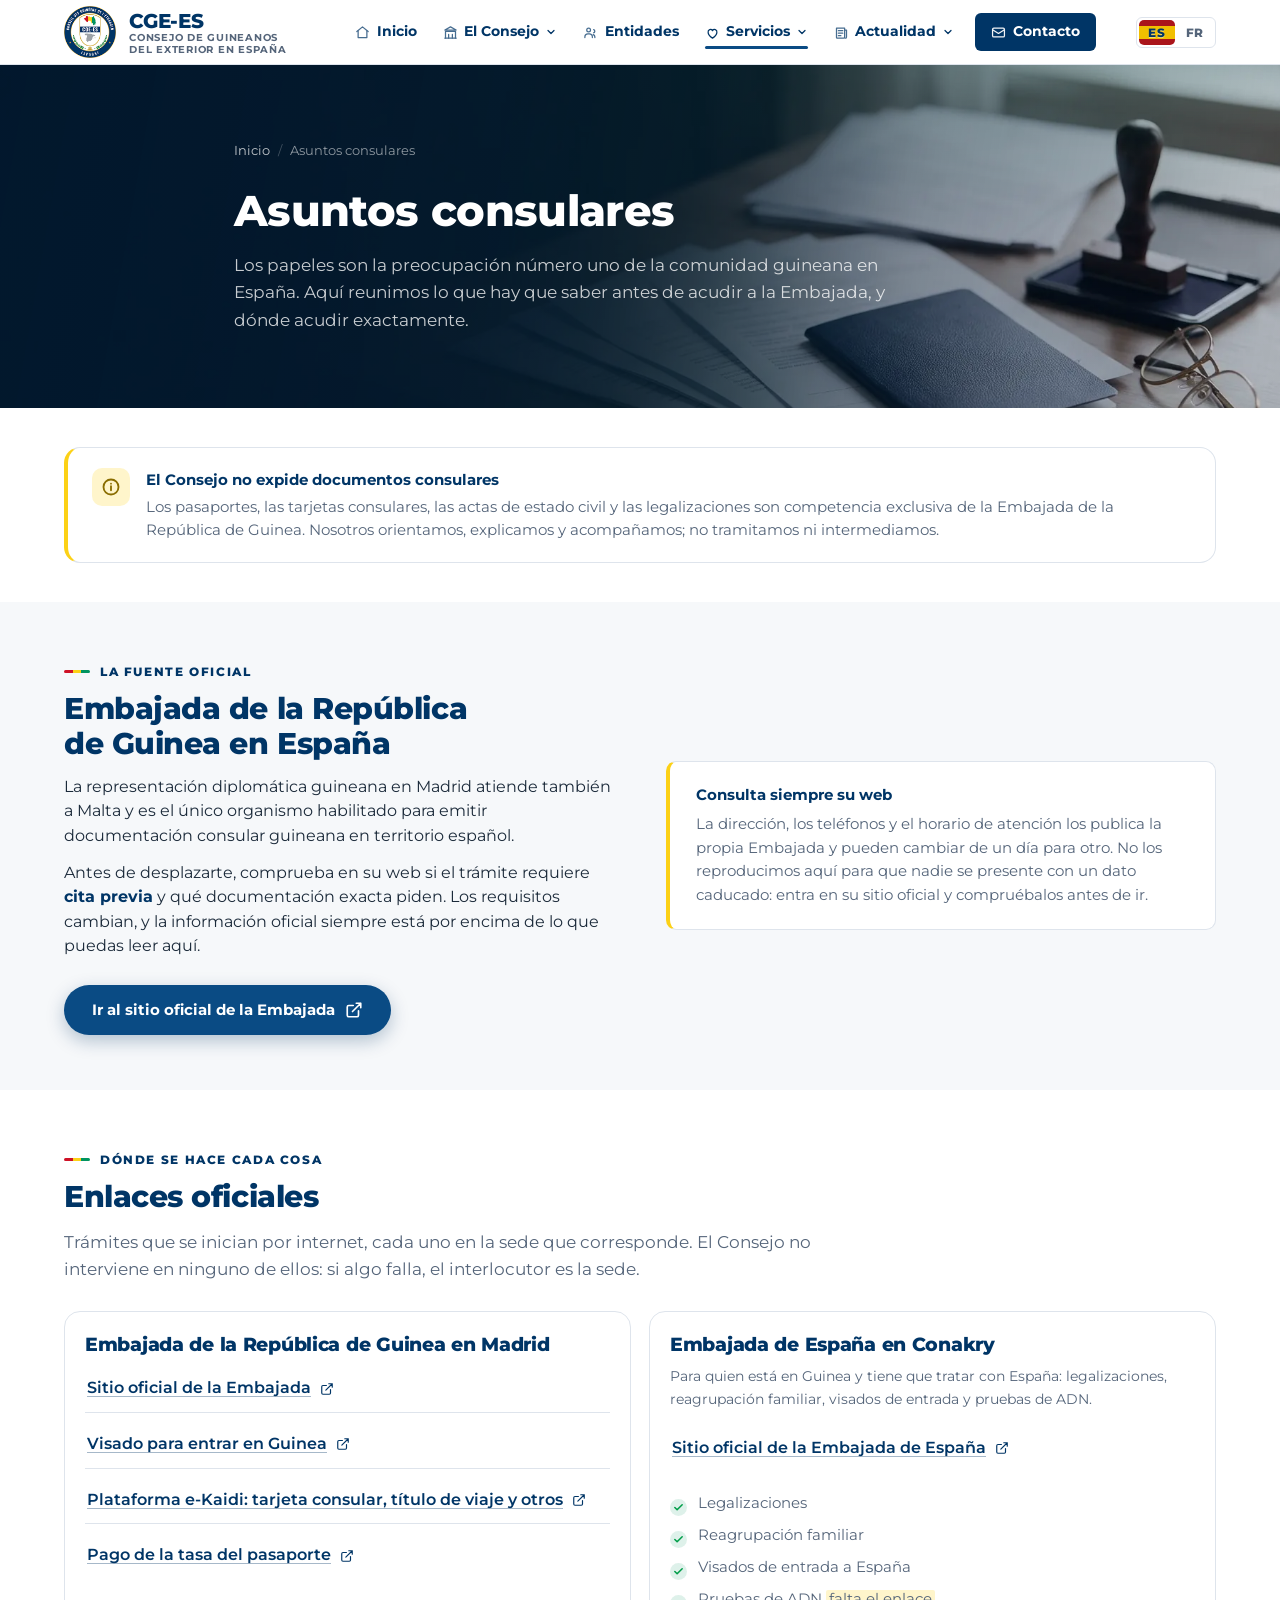
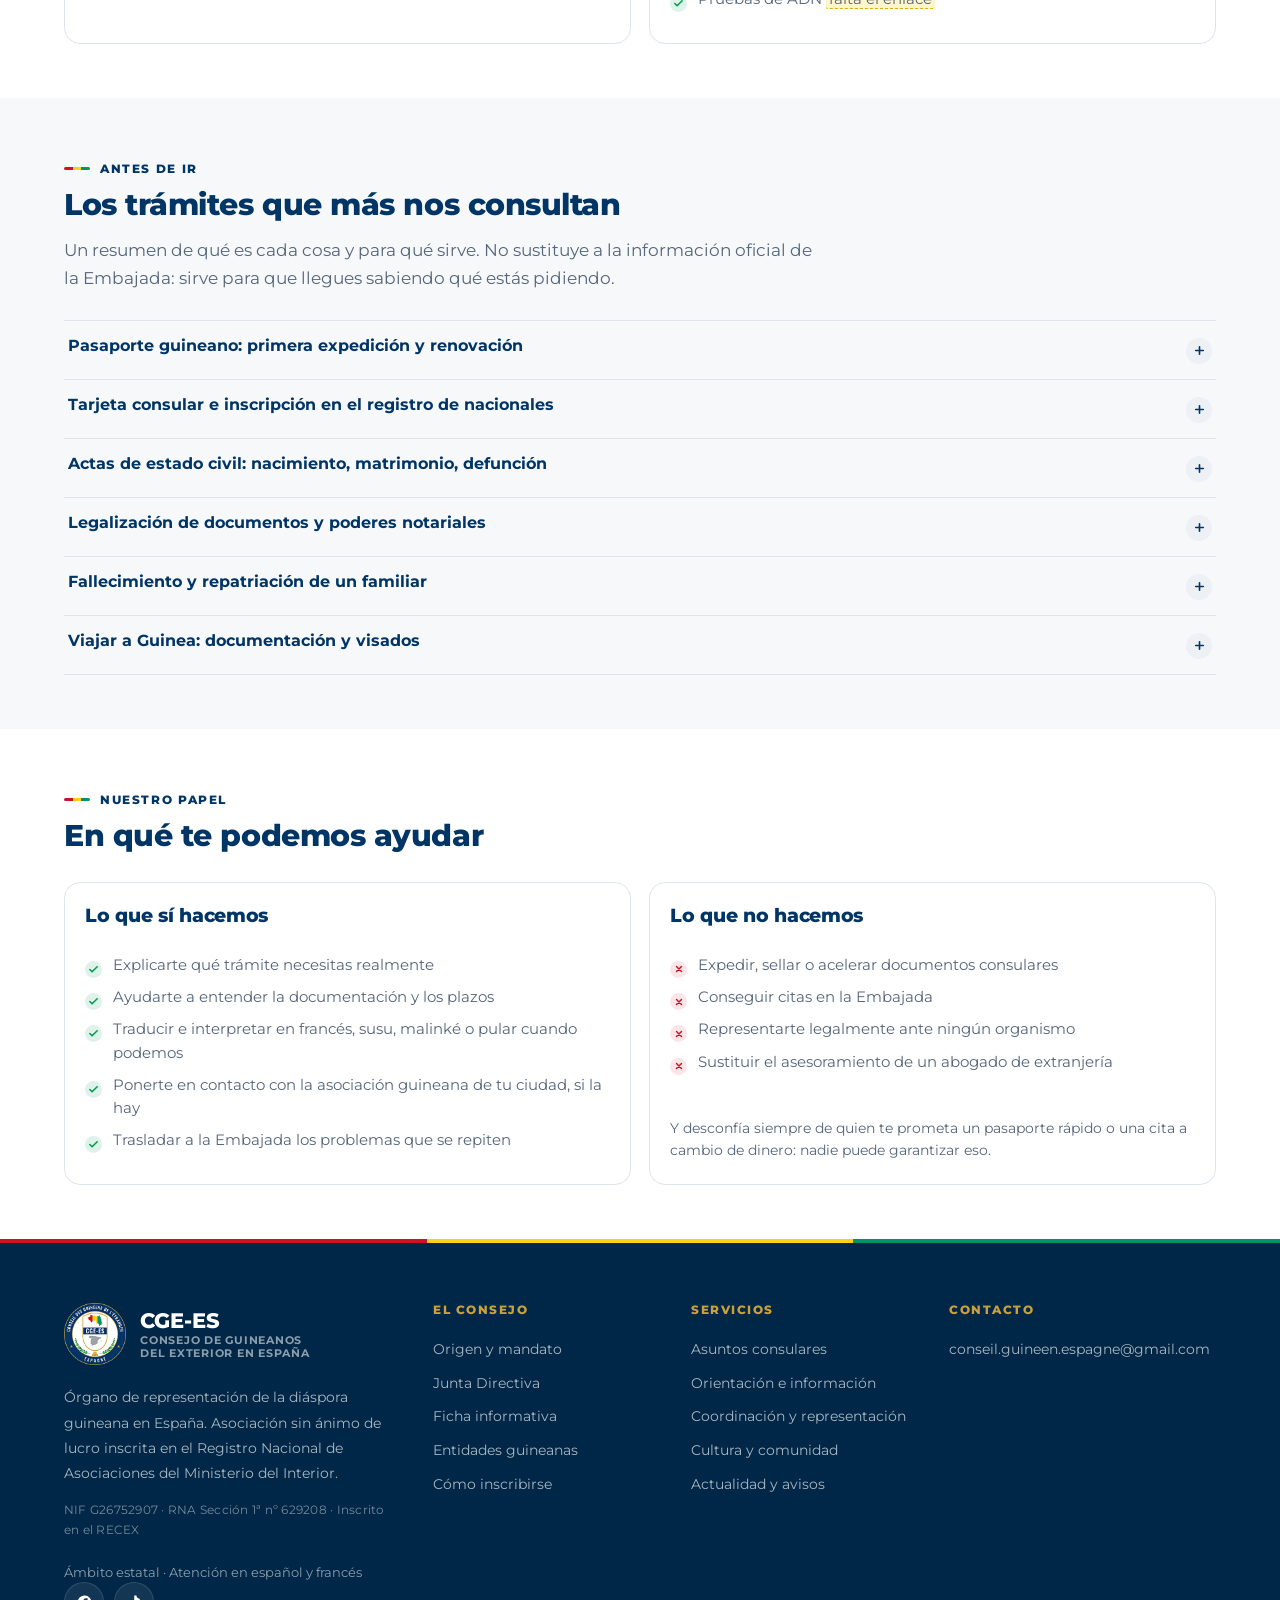
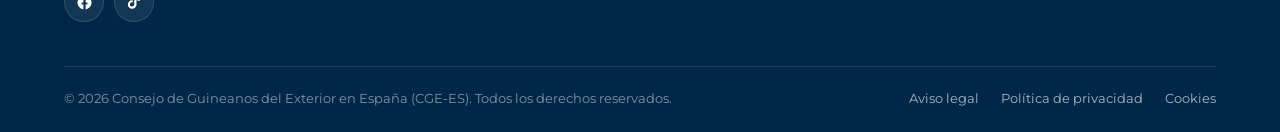
<file: asuntos-consulares.html>
﻿<!doctype html>
<html lang="es">
<head>
<meta charset="utf-8">
<meta name="viewport" content="width=device-width, initial-scale=1">

<title data-i18n="meta.cons.t">Asuntos consulares · CGE-ES</title>
<meta name="description" data-i18n-attr="content:meta.cons.d" content="Guía de orientación sobre trámites consulares guineanos en España: pasaporte, tarjeta consular, actas de estado civil, legalizaciones y repatriación. Datos de contacto de la Embajada de Guinea en Madrid.">

<link rel="canonical" href="https://www.cge-es.org/asuntos-consulares.html">

<!-- Open Graph · lo que se ve al compartir el enlace (WhatsApp,
     Facebook, LinkedIn). La imagen es 1200x630 porque es la
     proporción que esperan: con el logo cuadrado salía miniatura.
     width/height van declarados a propósito — sin ellos WhatsApp no
     sabe la forma antes de bajar la imagen y suele encoger la tarjeta. -->
<meta property="og:type" content="article">
<meta property="og:site_name" content="CGE-ES">
<meta property="og:title" content="Asuntos consulares · CGE-ES">
<meta property="og:description" content="Guía de orientación sobre trámites consulares guineanos en España: pasaporte, tarjeta consular, actas de estado civil, legalizaciones y repatriación. Datos de contacto de la Embajada de Guinea en Madrid.">
<meta property="og:url" content="https://www.cge-es.org/asuntos-consulares.html">
<meta property="og:locale" content="es_ES">
<meta property="og:locale:alternate" content="fr_FR">
<meta property="og:image" content="https://www.cge-es.org/assets/img/og-cge-es.jpg">
<meta property="og:image:secure_url" content="https://www.cge-es.org/assets/img/og-cge-es.jpg">
<meta property="og:image:type" content="image/jpeg">
<meta property="og:image:width" content="1200">
<meta property="og:image:height" content="630">
<meta property="og:image:alt" content="CGE-ES · Consejo de Guineanos del Exterior en España">
<meta name="twitter:card" content="summary_large_image">
<meta name="twitter:title" content="Asuntos consulares · CGE-ES">
<meta name="twitter:description" content="Guía de orientación sobre trámites consulares guineanos en España: pasaporte, tarjeta consular, actas de estado civil, legalizaciones y repatriación. Datos de contacto de la Embajada de Guinea en Madrid.">
<meta name="twitter:image" content="https://www.cge-es.org/assets/img/og-cge-es.jpg">
<link rel="alternate" hreflang="es" href="https://www.cge-es.org/asuntos-consulares.html?lang=es">
<link rel="alternate" hreflang="fr" href="https://www.cge-es.org/asuntos-consulares.html?lang=fr">

<link rel="icon" href="assets/img/favicon.png" type="image/png">
<meta name="theme-color" content="#003566">

<link rel="preconnect" href="https://fonts.googleapis.com">
<link rel="preconnect" href="https://fonts.gstatic.com" crossorigin>
<link rel="stylesheet" href="https://fonts.googleapis.com/css2?family=Montserrat:wght@400;500;600;700;800&display=swap">
<link rel="stylesheet" href="assets/css/styles.css">
</head>

<body>
<a class="saltar" href="#principal" data-i18n="a11y.saltar">Saltar al contenido principal</a>

<div id="site-header">
  <noscript>
    <div class="contenedor" style="padding:18px 24px;border-bottom:1px solid #E1E5E9">
      <strong>CGE-ES</strong> ·
      <a href="index.html">Inicio</a> · <a href="quienes-somos.html">El Consejo</a> ·
      <a href="asociaciones.html">Entidades</a> · <a href="servicios.html">Servicios</a> ·
      <a href="actualidad.html">Actualidad</a> · <a href="contacto.html">Contacto</a>
    </div>
  </noscript>
</div>

<main id="principal">

  <section class="hero-pagina hero-pagina--foto"
           style="background-image:url(assets/img/cabeceras/consulares.webp)">
    <div class="contenedor hero-pagina__inner">
      <ol class="migas">
        <li><a href="index.html" data-i18n="migas.inicio">Inicio</a></li>
        <li data-i18n="migas.consular">Asuntos consulares</li>
      </ol>
      <h1 data-i18n="cons.h1">Asuntos consulares</h1>
      <p data-i18n="cons.sub">
        Los papeles son la preocupación número uno de la comunidad guineana en España. Aquí
        reunimos lo que hay que saber antes de acudir a la Embajada, y dónde acudir exactamente.
      </p>
    </div>
  </section>

  <!-- ================= LÍMITES CLAROS ================= -->
  <section class="seccion seccion--compacta">
    <div class="contenedor">
      <div class="franja-aviso franja-aviso--info revelar">
        <span class="franja-aviso__icono">
          <svg viewBox="0 0 24 24" fill="none" stroke="currentColor" stroke-width="2.2" stroke-linecap="round" stroke-linejoin="round"><circle cx="12" cy="12" r="9"/><path d="M12 16v-5M12 8h.01"/></svg>
        </span>
        <p>
          <strong data-i18n="cons.limite.t">El Consejo no expide documentos consulares</strong>
          <span data-i18n="cons.limite.p">
            Los pasaportes, las tarjetas consulares, las actas de estado civil y las
            legalizaciones son competencia exclusiva de la Embajada de la República de Guinea.
            Nosotros orientamos, explicamos y acompañamos; no tramitamos ni intermediamos.
          </span>
        </p>
      </div>
    </div>
  </section>

  <!-- ================= EMBAJADA ================= -->
  <section class="seccion seccion--gris" id="embajada">
    <div class="contenedor">
      <div class="duo">

        <div class="revelar">
          <span class="eyebrow" data-i18n="cons.emb.eyebrow">La fuente oficial</span>
          <h2 data-i18n="cons.emb.h2">Embajada de la República de Guinea en España</h2>
          <p data-i18n="cons.emb.p1">
            La representación diplomática guineana en Madrid atiende también a Malta y es el
            único organismo habilitado para emitir documentación consular guineana en territorio
            español.
          </p>
          <p data-i18n="cons.emb.p2">
            Antes de desplazarte, comprueba en su web si el trámite requiere <strong>cita
            previa</strong> y qué documentación exacta piden. Los requisitos cambian, y la
            información oficial siempre está por encima de lo que puedas leer aquí.
          </p>
          <div style="margin-top:26px">
            <a class="btn btn--primario" href="https://es.ambaguinee.org/" target="_blank" rel="noopener">
              <span data-i18n="cons.emb.cta">Ir al sitio oficial de la Embajada</span>
              <svg viewBox="0 0 24 24" fill="none" stroke="currentColor" stroke-width="2.2" stroke-linecap="round" stroke-linejoin="round"><path d="M18 13v6a2 2 0 0 1-2 2H5a2 2 0 0 1-2-2V8a2 2 0 0 1 2-2h6"/><path d="M15 3h6v6M10 14 21 3"/></svg>
            </a>
          </div>
        </div>

        <!-- Aquí no se copian la dirección, los teléfonos, el correo ni el
             horario de la Embajada. Cambian sin que nos enteremos y, cuando
             se quedan viejos, la gente hace el viaje en balde creyendo que
             el dato es nuestro. Se enlaza su web, que es la que manda. -->
        <div class="duo__media revelar" data-retardo="1">
          <div class="panel-nota">
            <strong data-i18n="cons.emb.aviso.t">Consulta siempre su web</strong>
            <span data-i18n="cons.emb.aviso.p">
              La dirección, los teléfonos y el horario de atención los publica la propia
              Embajada y pueden cambiar de un día para otro. No los reproducimos aquí para
              que nadie se presente con un dato caducado: entra en su sitio oficial y
              compruébalos antes de ir.
            </span>
          </div>
        </div>

      </div>
    </div>
  </section>

  <!-- ================= ENLACES OFICIALES =================
       Las plataformas donde se hace cada cosa de verdad. Van aquí, justo
       debajo de la Embajada, porque es lo primero que se busca al leer
       que el Consejo no expide documentos: dónde se expiden entonces.

       Son enlaces a sedes oficiales y pueden cambiar sin avisar: están
       comprobados a 15 de octubre de 2026. Si alguno deja de responder,
       quítalo antes de que alguien se pierda detrás de él. -->
  <section class="seccion" id="enlaces-oficiales">
    <div class="contenedor">
      <div class="cabecera-seccion">
        <span class="eyebrow" data-i18n="cons.ofi.eyebrow">Dónde se hace cada cosa</span>
        <h2 data-i18n="cons.ofi.h2">Enlaces oficiales</h2>
        <p class="entradilla" data-i18n="cons.ofi.p">
          Trámites que se inician por internet, cada uno en la sede que corresponde. El Consejo no
          interviene en ninguno de ellos: si algo falla, el interlocutor es la sede.
        </p>
      </div>

      <div class="rejilla rejilla--2">
        <div class="tarjeta revelar">
          <h3 data-i18n="cons.ofi.gn.t">Embajada de la República de Guinea en Madrid</h3>
          <ul class="lista-enlaces">
              <li><a class="enlace-externo" href="https://es.ambaguinee.org/" target="_blank" rel="noopener"><span data-i18n="cons.ofi.gn.1">Sitio oficial de la Embajada</span><svg viewBox="0 0 24 24" fill="none" stroke="currentColor" stroke-width="2" stroke-linecap="round" stroke-linejoin="round"><path d="M18 13v6a2 2 0 0 1-2 2H5a2 2 0 0 1-2-2V8a2 2 0 0 1 2-2h6"/><path d="M15 3h6v6M10 14 21 3"/></svg></a></li>
              <li><a class="enlace-externo" href="https://www.paf.gov.gn/visa/" target="_blank" rel="noopener"><span data-i18n="cons.ofi.gn.2">Visado para entrar en Guinea</span><svg viewBox="0 0 24 24" fill="none" stroke="currentColor" stroke-width="2" stroke-linecap="round" stroke-linejoin="round"><path d="M18 13v6a2 2 0 0 1-2 2H5a2 2 0 0 1-2-2V8a2 2 0 0 1 2-2h6"/><path d="M15 3h6v6M10 14 21 3"/></svg></a></li>
              <li><a class="enlace-externo" href="https://citoyens.ambaguinee.org/home" target="_blank" rel="noopener"><span data-i18n="cons.ofi.gn.3">Plataforma e-Kaidi: tarjeta consular, título de viaje y otros</span><svg viewBox="0 0 24 24" fill="none" stroke="currentColor" stroke-width="2" stroke-linecap="round" stroke-linejoin="round"><path d="M18 13v6a2 2 0 0 1-2 2H5a2 2 0 0 1-2-2V8a2 2 0 0 1 2-2h6"/><path d="M15 3h6v6M10 14 21 3"/></svg></a></li>
              <li><a class="enlace-externo" href="https://pass.louba-maeiage.com/Home" target="_blank" rel="noopener"><span data-i18n="cons.ofi.gn.4">Pago de la tasa del pasaporte</span><svg viewBox="0 0 24 24" fill="none" stroke="currentColor" stroke-width="2" stroke-linecap="round" stroke-linejoin="round"><path d="M18 13v6a2 2 0 0 1-2 2H5a2 2 0 0 1-2-2V8a2 2 0 0 1 2-2h6"/><path d="M15 3h6v6M10 14 21 3"/></svg></a></li>
          </ul>
        </div>

        <div class="tarjeta revelar" data-retardo="1">
          <h3 data-i18n="cons.ofi.es.t">Embajada de España en Conakry</h3>
          <p style="font-size:.9rem;color:var(--texto-suave);margin-bottom:14px"
             data-i18n="cons.ofi.es.p">
            Para quien está en Guinea y tiene que tratar con España: legalizaciones, reagrupación
            familiar, visados de entrada y pruebas de ADN.
          </p>
          <ul class="lista-enlaces">
              <li><a class="enlace-externo" href="https://www.exteriores.gob.es/Embajadas/conakry/es/Paginas/index.aspx" target="_blank" rel="noopener"><span data-i18n="cons.ofi.es.1">Sitio oficial de la Embajada de España</span><svg viewBox="0 0 24 24" fill="none" stroke="currentColor" stroke-width="2" stroke-linecap="round" stroke-linejoin="round"><path d="M18 13v6a2 2 0 0 1-2 2H5a2 2 0 0 1-2-2V8a2 2 0 0 1 2-2h6"/><path d="M15 3h6v6M10 14 21 3"/></svg></a></li>
          </ul>
          <ul class="lista-check" style="margin-top:14px">
            <li data-i18n="cons.ofi.es.2">Legalizaciones</li>
            <li data-i18n="cons.ofi.es.3">Reagrupación familiar</li>
            <li data-i18n="cons.ofi.es.4">Visados de entrada a España</li>
            <li data-i18n="cons.ofi.es.5">Pruebas de ADN
              <span class="pendiente" data-i18n="cons.ofi.es.5b">falta el enlace</span></li>
          </ul>
        </div>
      </div>
    </div>
  </section>

  <!-- ================= TRÁMITES ================= -->
  <section class="seccion seccion--gris" id="tramites">
    <div class="contenedor">
      <div class="cabecera-seccion">
        <span class="eyebrow" data-i18n="cons.tram.eyebrow">Antes de ir</span>
        <h2 data-i18n="cons.tram.h2">Los trámites que más nos consultan</h2>
        <p class="entradilla" data-i18n="cons.tram.p">
          Un resumen de qué es cada cosa y para qué sirve. No sustituye a la información oficial
          de la Embajada: sirve para que llegues sabiendo qué estás pidiendo.
        </p>
      </div>

      <div class="acordeon" data-acordeon>

        <div class="acordeon__item">
          <button class="acordeon__boton" type="button" aria-expanded="false">
            <span data-i18n="cons.t1.q">Pasaporte guineano: primera expedición y renovación</span>
            <span class="acordeon__icono"><svg viewBox="0 0 24 24" fill="none" stroke="currentColor" stroke-width="3" stroke-linecap="round"><path d="M12 5v14M5 12h14"/></svg></span>
          </button>
          <div class="acordeon__panel"><div><p data-i18n="cons.t1.a">
            Es el documento que acredita tu nacionalidad y el que te van a pedir en casi
            cualquier gestión en España, incluida la extranjería. Si el tuyo está caducado o a
            punto de caducar, no esperes: la renovación lleva tiempo y muchos expedientes se
            atascan precisamente por esto. Pide cita en la Embajada y pregunta por la
            documentación exacta y el plazo estimado antes de desplazarte.
          </p></div></div>
        </div>

        <div class="acordeon__item">
          <button class="acordeon__boton" type="button" aria-expanded="false">
            <span data-i18n="cons.t2.q">Tarjeta consular e inscripción en el registro de nacionales</span>
            <span class="acordeon__icono"><svg viewBox="0 0 24 24" fill="none" stroke="currentColor" stroke-width="3" stroke-linecap="round"><path d="M12 5v14M5 12h14"/></svg></span>
          </button>
          <div class="acordeon__panel"><div><p data-i18n="cons.t2.a">
            Inscribirse en el registro consular es lo que permite a la Embajada saber que
            resides en España y poder asistirte. Es también el paso previo habitual para otros
            trámites. Si acabas de llegar o llevas años aquí sin haberte inscrito nunca, es lo
            primero que conviene resolver.
          </p></div></div>
        </div>

        <div class="acordeon__item">
          <button class="acordeon__boton" type="button" aria-expanded="false">
            <span data-i18n="cons.t3.q">Actas de estado civil: nacimiento, matrimonio, defunción</span>
            <span class="acordeon__icono"><svg viewBox="0 0 24 24" fill="none" stroke="currentColor" stroke-width="3" stroke-linecap="round"><path d="M12 5v14M5 12h14"/></svg></span>
          </button>
          <div class="acordeon__panel"><div><p data-i18n="cons.t3.a">
            La partida de nacimiento es el documento que más problemas da, sobre todo cuando el
            expediente está en Guinea y hay que traerlo. Ten en cuenta que para que un documento
            guineano surta efecto ante la Administración española normalmente hará falta
            legalizarlo y traducirlo por traductor jurado. Pregunta en la Embajada por la cadena
            de legalización que corresponde a tu caso.
          </p></div></div>
        </div>

        <div class="acordeon__item">
          <button class="acordeon__boton" type="button" aria-expanded="false">
            <span data-i18n="cons.t4.q">Legalización de documentos y poderes notariales</span>
            <span class="acordeon__icono"><svg viewBox="0 0 24 24" fill="none" stroke="currentColor" stroke-width="3" stroke-linecap="round"><path d="M12 5v14M5 12h14"/></svg></span>
          </button>
          <div class="acordeon__panel"><div><p data-i18n="cons.t4.a">
            Si necesitas que alguien actúe en tu nombre en Guinea —vender, heredar, gestionar un
            asunto familiar— lo habitual es otorgar un poder y legalizarlo. Lo mismo ocurre a la
            inversa con los documentos guineanos que quieras presentar en España. Es un trámite
            con orden estricto de pasos: hacerlos en el orden equivocado obliga a empezar de cero.
          </p></div></div>
        </div>

        <div class="acordeon__item">
          <button class="acordeon__boton" type="button" aria-expanded="false">
            <span data-i18n="cons.t5.q">Fallecimiento y repatriación de un familiar</span>
            <span class="acordeon__icono"><svg viewBox="0 0 24 24" fill="none" stroke="currentColor" stroke-width="3" stroke-linecap="round"><path d="M12 5v14M5 12h14"/></svg></span>
          </button>
          <div class="acordeon__panel"><div><p data-i18n="cons.t5.a">
            Es la situación más difícil y la que peor se lleva la burocracia. Intervienen la
            funeraria, el Registro Civil español y la Embajada, y los plazos son cortos.
            Avísanos en cuanto ocurra: aunque el trámite lo lleve la familia, podemos ayudar a
            coordinar y a que la asociación de tu zona se movilice.
          </p></div></div>
        </div>

        <div class="acordeon__item">
          <button class="acordeon__boton" type="button" aria-expanded="false">
            <span data-i18n="cons.t6.q">Viajar a Guinea: documentación y visados</span>
            <span class="acordeon__icono"><svg viewBox="0 0 24 24" fill="none" stroke="currentColor" stroke-width="3" stroke-linecap="round"><path d="M12 5v14M5 12h14"/></svg></span>
          </button>
          <div class="acordeon__panel"><div><p data-i18n="cons.t6.a">
            Si tienes nacionalidad guineana necesitas el pasaporte en vigor. Si viajas con
            familiares de nacionalidad española u otra, comprueba los requisitos de visado y
            sanitarios con antelación. Y antes de salir de España, asegúrate de que tu situación
            administrativa aquí te permite volver a entrar.
          </p></div></div>
        </div>

      </div>
    </div>
  </section>

  <!-- ================= QUÉ HACEMOS NOSOTROS ================= -->
  <section class="seccion">
    <div class="contenedor">
      <div class="cabecera-seccion">
        <span class="eyebrow" data-i18n="cons.nos.eyebrow">Nuestro papel</span>
        <h2 data-i18n="cons.nos.h2">En qué te podemos ayudar</h2>
      </div>

      <div class="rejilla rejilla--2">
        <div class="tarjeta revelar">
          <h3 data-i18n="cons.nos.si.t">Lo que sí hacemos</h3>
          <ul class="lista-check">
            <li data-i18n="cons.nos.si.1">Explicarte qué trámite necesitas realmente</li>
            <li data-i18n="cons.nos.si.2">Ayudarte a entender la documentación y los plazos</li>
            <li data-i18n="cons.nos.si.3">Traducir e interpretar en francés, susu, malinké o pular cuando podemos</li>
            <li data-i18n="cons.nos.si.4">Ponerte en contacto con la asociación guineana de tu ciudad, si la hay</li>
            <li data-i18n="cons.nos.si.5">Trasladar a la Embajada los problemas que se repiten</li>
          </ul>
        </div>

        <div class="tarjeta revelar" data-retardo="1">
          <h3 data-i18n="cons.nos.no.t">Lo que no hacemos</h3>
          <ul class="lista-check lista-check--no">
            <li data-i18n="cons.nos.no.1">Expedir, sellar o acelerar documentos consulares</li>
            <li data-i18n="cons.nos.no.2">Conseguir citas en la Embajada</li>
            <li data-i18n="cons.nos.no.3">Representarte legalmente ante ningún organismo</li>
            <li data-i18n="cons.nos.no.4">Sustituir el asesoramiento de un abogado de extranjería</li>
          </ul>
          <div class="tarjeta__pie">
            <p style="font-size:.86rem;color:var(--texto-suave);margin:0" data-i18n="cons.nos.no.p">
              Y desconfía siempre de quien te prometa un pasaporte rápido o una cita a cambio de
              dinero: nadie puede garantizar eso.
            </p>
          </div>
        </div>
      </div>
    </div>
  </section>

</main>

<div id="site-footer"></div>

<script src="assets/js/layout.js"></script>
<script src="assets/js/contenido.js"></script>
<script src="assets/js/i18n.js"></script>
<script src="assets/js/main.js"></script>
</body>
</html>
</file>
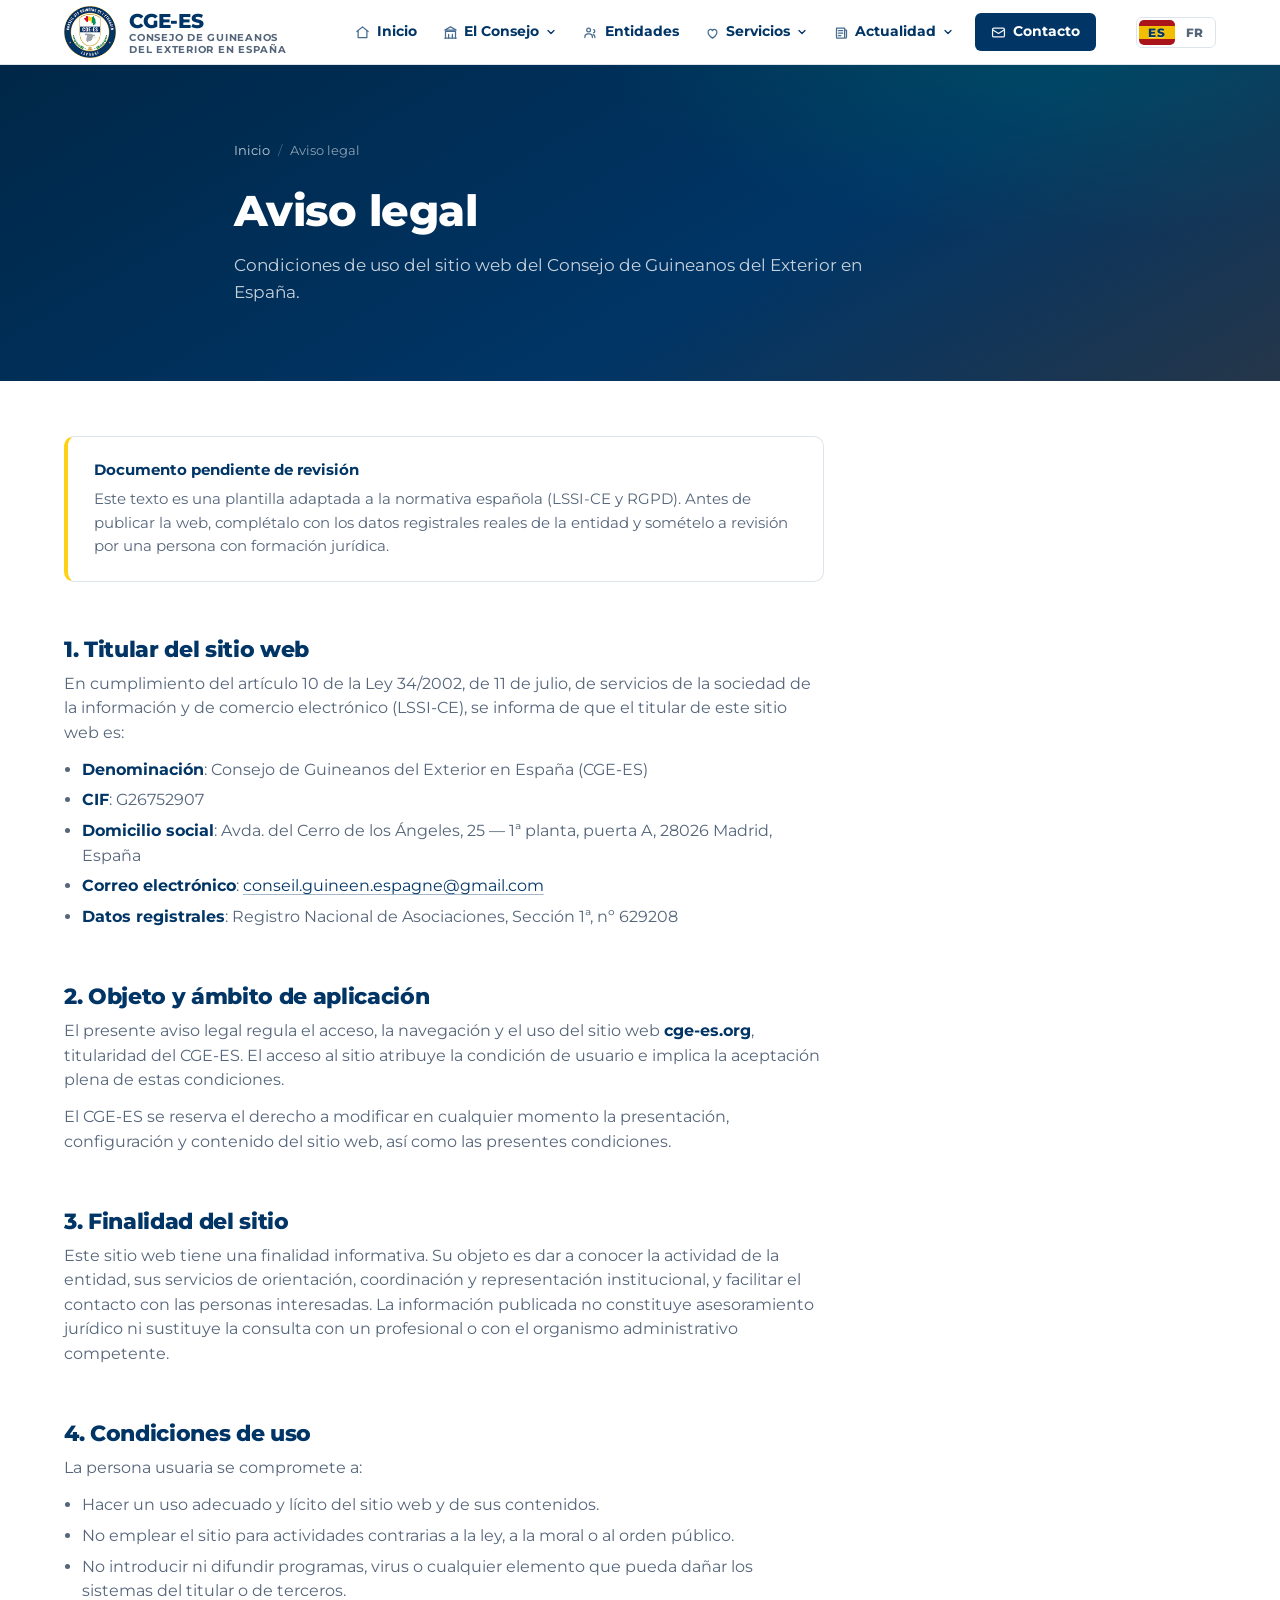
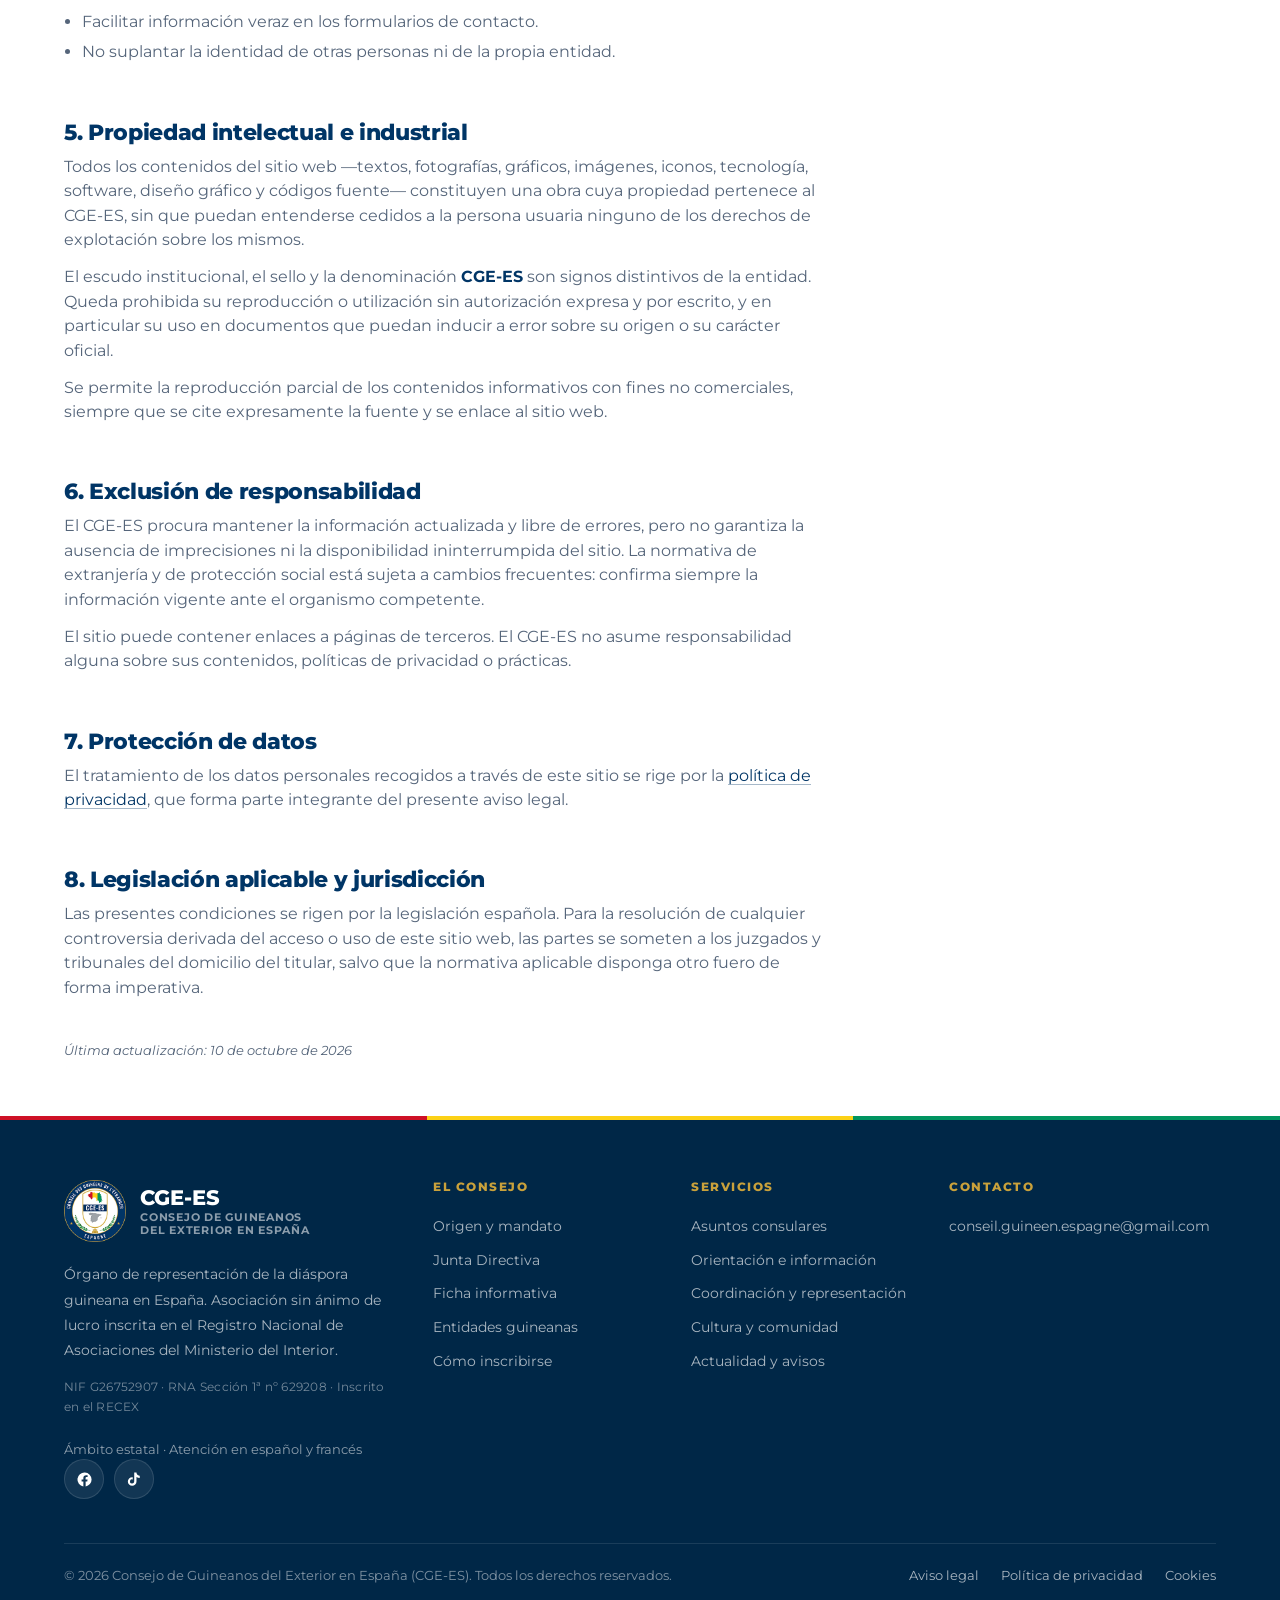
<file: aviso-legal.html>
﻿<!doctype html>
<html lang="es">
<head>
<meta charset="utf-8">
<meta name="viewport" content="width=device-width, initial-scale=1">

<title data-i18n="meta.legal.t">Aviso legal · CGE-ES</title>
<meta name="description" data-i18n-attr="content:meta.legal.d" content="Aviso legal y condiciones de uso del sitio web del Consejo de Guineanos del Exterior en España (CGE-ES).">

<link rel="canonical" href="https://www.cge-es.org/aviso-legal.html">

<!-- Open Graph · lo que se ve al compartir el enlace (WhatsApp,
     Facebook, LinkedIn). La imagen es 1200x630 porque es la
     proporción que esperan: con el logo cuadrado salía miniatura.
     width/height van declarados a propósito — sin ellos WhatsApp no
     sabe la forma antes de bajar la imagen y suele encoger la tarjeta. -->
<meta property="og:type" content="article">
<meta property="og:site_name" content="CGE-ES">
<meta property="og:title" content="Aviso legal · CGE-ES">
<meta property="og:description" content="Aviso legal y condiciones de uso del sitio web del Consejo de Guineanos del Exterior en España (CGE-ES).">
<meta property="og:url" content="https://www.cge-es.org/aviso-legal.html">
<meta property="og:locale" content="es_ES">
<meta property="og:locale:alternate" content="fr_FR">
<meta property="og:image" content="https://www.cge-es.org/assets/img/og-cge-es.jpg">
<meta property="og:image:secure_url" content="https://www.cge-es.org/assets/img/og-cge-es.jpg">
<meta property="og:image:type" content="image/jpeg">
<meta property="og:image:width" content="1200">
<meta property="og:image:height" content="630">
<meta property="og:image:alt" content="CGE-ES · Consejo de Guineanos del Exterior en España">
<meta name="twitter:card" content="summary_large_image">
<meta name="twitter:title" content="Aviso legal · CGE-ES">
<meta name="twitter:description" content="Aviso legal y condiciones de uso del sitio web del Consejo de Guineanos del Exterior en España (CGE-ES).">
<meta name="twitter:image" content="https://www.cge-es.org/assets/img/og-cge-es.jpg">
<link rel="icon" href="assets/img/favicon.png" type="image/png">
<meta name="theme-color" content="#003566">

<link rel="preconnect" href="https://fonts.googleapis.com">
<link rel="preconnect" href="https://fonts.gstatic.com" crossorigin>
<link rel="stylesheet" href="https://fonts.googleapis.com/css2?family=Montserrat:wght@400;500;600;700;800&display=swap">
<link rel="stylesheet" href="assets/css/styles.css">
</head>

<body>
<a class="saltar" href="#principal" data-i18n="a11y.saltar">Saltar al contenido principal</a>

<div id="site-header">
  <noscript>
    <div class="contenedor" style="padding:18px 24px;border-bottom:1px solid #E1E5E9">
      <strong>CGE-ES</strong> · <a href="index.html">Inicio</a> · <a href="contacto.html">Contacto</a>
    </div>
  </noscript>
</div>

<main id="principal">

  <section class="hero-pagina">
    <div class="contenedor hero-pagina__inner">
      <ol class="migas">
        <li><a href="index.html" data-i18n="migas.inicio">Inicio</a></li>
        <li data-i18n="legal.migas">Aviso legal</li>
      </ol>
      <h1 data-i18n="legal.h1">Aviso legal</h1>
      <p data-i18n="legal.sub">Condiciones de uso del sitio web del Consejo de Guineanos del Exterior en España.</p>
    </div>
  </section>

  <section class="seccion">
    <div class="contenedor">
      <div class="prosa">

        <div class="panel-nota" style="margin-bottom:36px">
          <strong data-i18n="legal.aviso.t">Documento pendiente de revisión</strong>
          <span data-i18n="legal.aviso.p">
            Este texto es una plantilla adaptada a la normativa española (LSSI-CE y RGPD).
            Antes de publicar la web, complétalo con los datos registrales reales de la entidad
            y somételo a revisión por una persona con formación jurídica.
          </span>
        </div>

        <h2 data-i18n="legal.1.h">1. Titular del sitio web</h2>
        <p data-i18n="legal.1.p">
          En cumplimiento del artículo 10 de la Ley 34/2002, de 11 de julio, de servicios de la
          sociedad de la información y de comercio electrónico (LSSI-CE), se informa de que el
          titular de este sitio web es:
        </p>
        <ul>
          <li><strong data-i18n="legal.1.a">Denominación</strong>: Consejo de Guineanos del Exterior en España (CGE-ES)</li>
          <li><strong data-i18n="legal.1.b">CIF</strong>: <span data-sitio="cif">G26752907</span></li>
          <li><strong data-i18n="legal.1.c">Domicilio social</strong>: <span data-sitio="direccion">Avda. del Cerro de los Ángeles, 25 — 1ª planta, puerta A</span>, <span data-sitio="cp">28026 Madrid</span>, España</li>
          <li><strong data-i18n="legal.1.d">Correo electrónico</strong>: <a data-sitio="email" data-sitio-href="mailto:" href="#">conseil.guineen.espagne@gmail.com</a></li>
          <li><strong data-i18n="legal.1.f">Datos registrales</strong>: <span data-sitio="registro">Registro Nacional de Asociaciones, Sección 1ª, nº 629208</span></li>
        </ul>

        <h2 data-i18n="legal.2.h">2. Objeto y ámbito de aplicación</h2>
        <p data-i18n="legal.2.p1">
          El presente aviso legal regula el acceso, la navegación y el uso del sitio web
          <strong>cge-es.org</strong>, titularidad del CGE-ES. El acceso al sitio atribuye la
          condición de usuario e implica la aceptación plena de estas condiciones.
        </p>
        <p data-i18n="legal.2.p2">
          El CGE-ES se reserva el derecho a modificar en cualquier momento la presentación,
          configuración y contenido del sitio web, así como las presentes condiciones.
        </p>

        <h2 data-i18n="legal.3.h">3. Finalidad del sitio</h2>
        <p data-i18n="legal.3.p">
          Este sitio web tiene una finalidad informativa. Su objeto es dar a conocer la actividad
          de la entidad, sus servicios de orientación, coordinación y representación
          institucional, y facilitar el contacto con las personas interesadas. La información
          publicada no constituye asesoramiento jurídico ni sustituye la consulta con un
          profesional o con el organismo administrativo competente.
        </p>

        <h2 data-i18n="legal.4.h">4. Condiciones de uso</h2>
        <p data-i18n="legal.4.p">La persona usuaria se compromete a:</p>
        <ul>
          <li data-i18n="legal.4.l1">Hacer un uso adecuado y lícito del sitio web y de sus contenidos.</li>
          <li data-i18n="legal.4.l2">No emplear el sitio para actividades contrarias a la ley, a la moral o al orden público.</li>
          <li data-i18n="legal.4.l3">No introducir ni difundir programas, virus o cualquier elemento que pueda dañar los sistemas del titular o de terceros.</li>
          <li data-i18n="legal.4.l4">Facilitar información veraz en los formularios de contacto.</li>
          <li data-i18n="legal.4.l5">No suplantar la identidad de otras personas ni de la propia entidad.</li>
        </ul>

        <h2 data-i18n="legal.5.h">5. Propiedad intelectual e industrial</h2>
        <p data-i18n="legal.5.p1">
          Todos los contenidos del sitio web —textos, fotografías, gráficos, imágenes, iconos,
          tecnología, software, diseño gráfico y códigos fuente— constituyen una obra cuya
          propiedad pertenece al CGE-ES, sin que puedan entenderse cedidos a la persona usuaria
          ninguno de los derechos de explotación sobre los mismos.
        </p>
        <p data-i18n="legal.5.p2">
          El escudo institucional, el sello y la denominación <strong>CGE-ES</strong> son signos
          distintivos de la entidad. Queda prohibida su reproducción o utilización sin
          autorización expresa y por escrito, y en particular su uso en documentos que puedan
          inducir a error sobre su origen o su carácter oficial.
        </p>
        <p data-i18n="legal.5.p3">
          Se permite la reproducción parcial de los contenidos informativos con fines no
          comerciales, siempre que se cite expresamente la fuente y se enlace al sitio web.
        </p>

        <h2 data-i18n="legal.6.h">6. Exclusión de responsabilidad</h2>
        <p data-i18n="legal.6.p1">
          El CGE-ES procura mantener la información actualizada y libre de errores, pero no
          garantiza la ausencia de imprecisiones ni la disponibilidad ininterrumpida del sitio.
          La normativa de extranjería y de protección social está sujeta a cambios frecuentes:
          confirma siempre la información vigente ante el organismo competente.
        </p>
        <p data-i18n="legal.6.p2">
          El sitio puede contener enlaces a páginas de terceros. El CGE-ES no asume
          responsabilidad alguna sobre sus contenidos, políticas de privacidad o prácticas.
        </p>

        <h2 data-i18n="legal.7.h">7. Protección de datos</h2>
        <p data-i18n="legal.7.p">
          El tratamiento de los datos personales recogidos a través de este sitio se rige por
          la <a href="privacidad.html">política de privacidad</a>, que forma parte integrante
          del presente aviso legal.
        </p>

        <h2 data-i18n="legal.8.h">8. Legislación aplicable y jurisdicción</h2>
        <p data-i18n="legal.8.p">
          Las presentes condiciones se rigen por la legislación española. Para la resolución de
          cualquier controversia derivada del acceso o uso de este sitio web, las partes se
          someten a los juzgados y tribunales del domicilio del titular, salvo que la normativa
          aplicable disponga otro fuero de forma imperativa.
        </p>

        <p class="actualizado" style="margin-top:40px">
          <span data-i18n="legal.actualizado">Última actualización</span>:
          <span data-i18n="legal.fecha">10 de octubre de 2026</span>
        </p>

      </div>
    </div>
  </section>

</main>

<div id="site-footer"></div>

<script src="assets/js/layout.js"></script>
<script src="assets/js/contenido.js"></script>
<script src="assets/js/i18n.js"></script>
<script src="assets/js/main.js"></script>
</body>
</html>
</file>
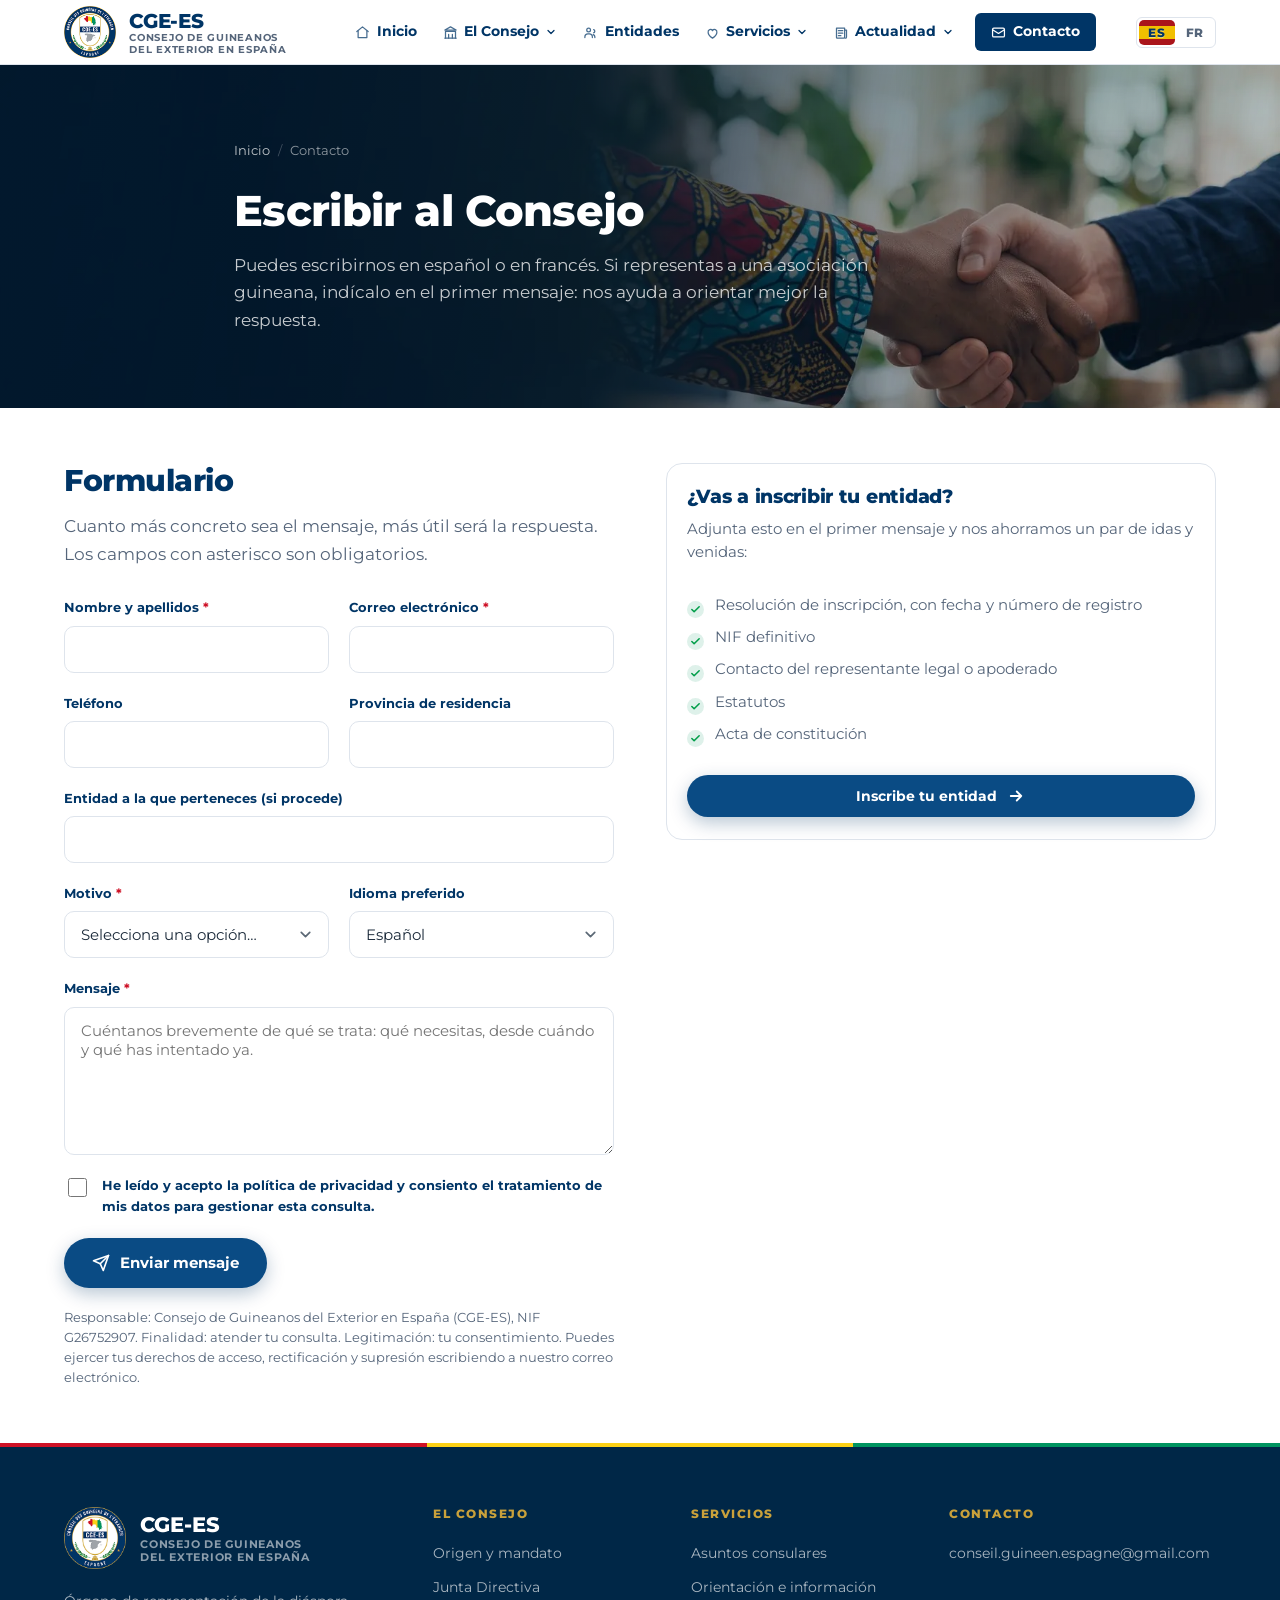
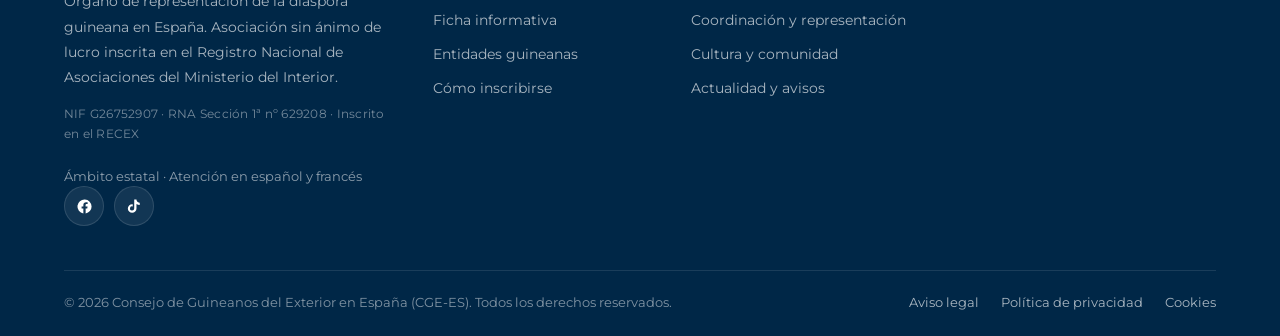
<file: contacto.html>
﻿<!doctype html>
<html lang="es">
<head>
<meta charset="utf-8">
<meta name="viewport" content="width=device-width, initial-scale=1">

<title data-i18n="meta.cont.t">Contacto · CGE-ES</title>
<meta name="description" data-i18n-attr="content:meta.cont.d" content="Contacta con el Consejo de Guineanos del Exterior en España. Atención en español y francés, por correo y por teléfono.">

<link rel="canonical" href="https://www.cge-es.org/contacto.html">

<!-- Open Graph · lo que se ve al compartir el enlace (WhatsApp,
     Facebook, LinkedIn). La imagen es 1200x630 porque es la
     proporción que esperan: con el logo cuadrado salía miniatura.
     width/height van declarados a propósito — sin ellos WhatsApp no
     sabe la forma antes de bajar la imagen y suele encoger la tarjeta. -->
<meta property="og:type" content="article">
<meta property="og:site_name" content="CGE-ES">
<meta property="og:title" content="Contacto · CGE-ES">
<meta property="og:description" content="Contacta con el Consejo de Guineanos del Exterior en España. Atención en español y francés, por correo y por teléfono.">
<meta property="og:url" content="https://www.cge-es.org/contacto.html">
<meta property="og:locale" content="es_ES">
<meta property="og:locale:alternate" content="fr_FR">
<meta property="og:image" content="https://www.cge-es.org/assets/img/og-cge-es.jpg">
<meta property="og:image:secure_url" content="https://www.cge-es.org/assets/img/og-cge-es.jpg">
<meta property="og:image:type" content="image/jpeg">
<meta property="og:image:width" content="1200">
<meta property="og:image:height" content="630">
<meta property="og:image:alt" content="CGE-ES · Consejo de Guineanos del Exterior en España">
<meta name="twitter:card" content="summary_large_image">
<meta name="twitter:title" content="Contacto · CGE-ES">
<meta name="twitter:description" content="Contacta con el Consejo de Guineanos del Exterior en España. Atención en español y francés, por correo y por teléfono.">
<meta name="twitter:image" content="https://www.cge-es.org/assets/img/og-cge-es.jpg">
<link rel="alternate" hreflang="es" href="https://www.cge-es.org/contacto.html?lang=es">
<link rel="alternate" hreflang="fr" href="https://www.cge-es.org/contacto.html?lang=fr">

<link rel="icon" href="assets/img/favicon.png" type="image/png">
<meta name="theme-color" content="#003566">

<link rel="preconnect" href="https://fonts.googleapis.com">
<link rel="preconnect" href="https://fonts.gstatic.com" crossorigin>
<link rel="stylesheet" href="https://fonts.googleapis.com/css2?family=Montserrat:wght@400;500;600;700;800&display=swap">
<link rel="stylesheet" href="assets/css/styles.css">
</head>

<body>
<a class="saltar" href="#principal" data-i18n="a11y.saltar">Saltar al contenido principal</a>

<div id="site-header">
  <noscript>
    <div class="contenedor" style="padding:18px 24px;border-bottom:1px solid #E1E5E9">
      <strong>CGE-ES</strong> ·
      <a href="index.html">Inicio</a> · <a href="quienes-somos.html">El Consejo</a> ·
      <a href="asociaciones.html">Entidades</a> · <a href="servicios.html">Servicios</a> ·
      <a href="asuntos-consulares.html">Asuntos consulares</a> ·
      <a href="actualidad.html">Actualidad</a> · <a href="contacto.html">Contacto</a>
    </div>
  </noscript>
</div>

<main id="principal">

  <section class="hero-pagina hero-pagina--foto"
           style="background-image:url(assets/img/cabeceras/contacto.webp)">
    <div class="contenedor hero-pagina__inner">
      <ol class="migas">
        <li><a href="index.html" data-i18n="migas.inicio">Inicio</a></li>
        <li data-i18n="migas.contacto">Contacto</li>
      </ol>
      <h1 data-i18n="cont.h1">Escribir al Consejo</h1>
      <p data-i18n="cont.sub">
        Puedes escribirnos en español o en francés. Si representas a una asociación guineana,
        indícalo en el primer mensaje: nos ayuda a orientar mejor la respuesta.
      </p>
    </div>
  </section>

  <section class="seccion">
    <div class="contenedor">
      <div class="duo" style="align-items:start">

        <!-- ================= FORMULARIO ================= -->
        <div class="revelar">
          <h2 data-i18n="cont.form.h2">Formulario</h2>
          <p class="entradilla" style="margin-bottom:30px" data-i18n="cont.form.p">
            Cuanto más concreto sea el mensaje, más útil será la respuesta. Los campos con
            asterisco son obligatorios.
          </p>

          <!--
            ENVÍO DEL FORMULARIO
            ────────────────────
            Por defecto el formulario abre el programa de correo del usuario con el mensaje
            ya redactado (funciona sin configurar nada).

            Para recibir los mensajes directamente en la bandeja de entrada, crea un formulario
            gratuito en https://formspree.io (o activa Netlify Forms) y pega la URL del endpoint
            en el atributo data-endpoint de aquí abajo. Ver README.md.
          -->
          <form class="formulario" data-formulario data-endpoint="" novalidate>

            <div class="campo--doble">
              <div class="campo">
                <label for="f-nombre"><span data-i18n="cont.f.nombre">Nombre y apellidos</span> <span class="req">*</span></label>
                <input type="text" id="f-nombre" name="nombre" autocomplete="name" required>
                <span class="campo__error" data-error-de="f-nombre"></span>
              </div>
              <div class="campo">
                <label for="f-email"><span data-i18n="cont.f.email">Correo electrónico</span> <span class="req">*</span></label>
                <input type="email" id="f-email" name="email" autocomplete="email" required>
                <span class="campo__error" data-error-de="f-email"></span>
              </div>
            </div>

            <div class="campo--doble">
              <div class="campo">
                <label for="f-tel" data-i18n="cont.f.tel">Teléfono</label>
                <input type="tel" id="f-tel" name="telefono" autocomplete="tel">
                <span class="campo__error" data-error-de="f-tel"></span>
              </div>
              <div class="campo">
                <label for="f-provincia" data-i18n="cont.f.prov">Provincia de residencia</label>
                <input type="text" id="f-provincia" name="provincia">
                <span class="campo__error" data-error-de="f-provincia"></span>
              </div>
            </div>

            <div class="campo">
              <label for="f-asociacion" data-i18n="cont.f.asoc">Entidad a la que perteneces (si procede)</label>
              <input type="text" id="f-asociacion" name="asociacion">
              <span class="campo__error" data-error-de="f-asociacion"></span>
            </div>

            <div class="campo--doble">
              <div class="campo">
                <label for="f-motivo"><span data-i18n="cont.f.motivo">Motivo</span> <span class="req">*</span></label>
                <select id="f-motivo" name="motivo" required>
                  <option value="" data-i18n="cont.f.motivo.0">Selecciona una opción…</option>
                  <option value="consular" data-i18n="cont.f.motivo.1">Asuntos consulares y documentación</option>
                  <option value="orientacion" data-i18n="cont.f.motivo.2">Orientación e información general</option>
                  <option value="adherir" data-i18n="cont.f.motivo.3">Inscribir mi entidad al Consejo</option>
                  <option value="asociarse" data-i18n="cont.f.motivo.4">Asociarme o colaborar como voluntario</option>
                  <option value="fiesta" data-i18n="cont.f.motivo.5">Fiesta de la Independencia y actividades</option>
                  <option value="institucional" data-i18n="cont.f.motivo.6">Consulta institucional o de prensa</option>
                  <option value="otro" data-i18n="cont.f.motivo.7">Otro asunto</option>
                </select>
                <span class="campo__error" data-error-de="f-motivo"></span>
              </div>
              <div class="campo">
                <label for="f-idioma" data-i18n="cont.f.idioma">Idioma preferido</label>
                <select id="f-idioma" name="idioma">
                  <option value="es">Español</option>
                  <option value="fr">Français</option>
                </select>
                <span class="campo__error" data-error-de="f-idioma"></span>
              </div>
            </div>

            <div class="campo">
              <label for="f-mensaje"><span data-i18n="cont.f.mensaje">Mensaje</span> <span class="req">*</span></label>
              <textarea id="f-mensaje" name="mensaje" required
                        data-i18n-attr="placeholder:cont.f.mensaje.ph"
                        placeholder="Cuéntanos brevemente de qué se trata: qué necesitas, desde cuándo y qué has intentado ya."></textarea>
              <span class="campo__error" data-error-de="f-mensaje"></span>
            </div>

            <!-- Campo trampa antispam: invisible para las personas -->
            <div style="position:absolute;left:-9999px" aria-hidden="true">
              <label for="f-web">No rellenar</label>
              <input type="text" id="f-web" name="website" tabindex="-1" autocomplete="off">
            </div>

            <div class="campo">
              <label class="consentimiento" for="f-rgpd">
                <input type="checkbox" id="f-rgpd" name="consentimiento" required>
                <span data-i18n="cont.f.rgpd">
                  He leído y acepto la política de privacidad y consiento el tratamiento de mis
                  datos para gestionar esta consulta.
                </span>
              </label>
              <span class="campo__error" data-error-de="f-rgpd"></span>
            </div>

            <div class="aviso-formulario" data-aviso role="status" aria-live="polite"></div>

            <div>
              <button class="btn btn--primario" type="submit">
                <svg viewBox="0 0 24 24" fill="none" stroke="currentColor" stroke-width="2.2" stroke-linecap="round" stroke-linejoin="round"><path d="m22 2-7 20-4-9-9-4z"/><path d="M22 2 11 13"/></svg>
                <span data-i18n="cont.f.enviar">Enviar mensaje</span>
              </button>
            </div>

            <p style="font-size:.8rem;color:var(--texto-suave);margin:0" data-i18n="cont.f.legal">
              Responsable: Consejo de Guineanos del Exterior en España (CGE-ES), NIF G26752907.
              Finalidad: atender tu consulta. Legitimación: tu consentimiento. Puedes ejercer tus
              derechos de acceso, rectificación y supresión escribiendo a nuestro correo
              electrónico.
            </p>
          </form>
        </div>

        <!-- Aquí NO van el correo ni los teléfonos: están en el pie de
             todas las páginas y repetirlos al lado del formulario solo
             alargaba la columna. En su lugar, lo que más nos preguntan: qué
             hace falta para inscribir una entidad. La versión completa está
             en Entidades. -->
        <div class="duo__media revelar" data-retardo="1">
          <div class="tarjeta">
            <h3 data-i18n="cont.req.t">¿Vas a inscribir tu entidad?</h3>
            <p style="font-size:.92rem" data-i18n="cont.req.p">
              Adjunta esto en el primer mensaje y nos ahorramos un par de idas y venidas:
            </p>
            <ul class="lista-check">
              <li data-i18n="asoc.adh.req.1">Resolución de inscripción, con fecha y número de registro</li>
              <li data-i18n="asoc.adh.req.2">NIF definitivo</li>
              <li data-i18n="asoc.adh.req.3">Contacto del representante legal o apoderado</li>
              <li data-i18n="asoc.adh.req.4">Estatutos</li>
              <li data-i18n="asoc.adh.req.5">Acta de constitución</li>
            </ul>
            <div class="tarjeta__pie">
              <a class="btn btn--primario btn--bloque btn--sm" href="inscribir-entidad.html">
                <span data-i18n="asoc.insc.cta">Inscribe tu entidad</span><svg viewBox="0 0 24 24" fill="none" stroke="currentColor" stroke-width="2.4" stroke-linecap="round" stroke-linejoin="round"><path d="M5 12h14M13 6l6 6-6 6"/></svg></a>
            </div>
          </div>
        </div>

      </div>
    </div>
  </section>

</main>

<div id="site-footer"></div>

<script src="assets/js/layout.js"></script>
<script src="assets/js/contenido.js"></script>
<script src="assets/js/i18n.js"></script>
<script src="assets/js/main.js"></script>
</body>
</html>
</file>
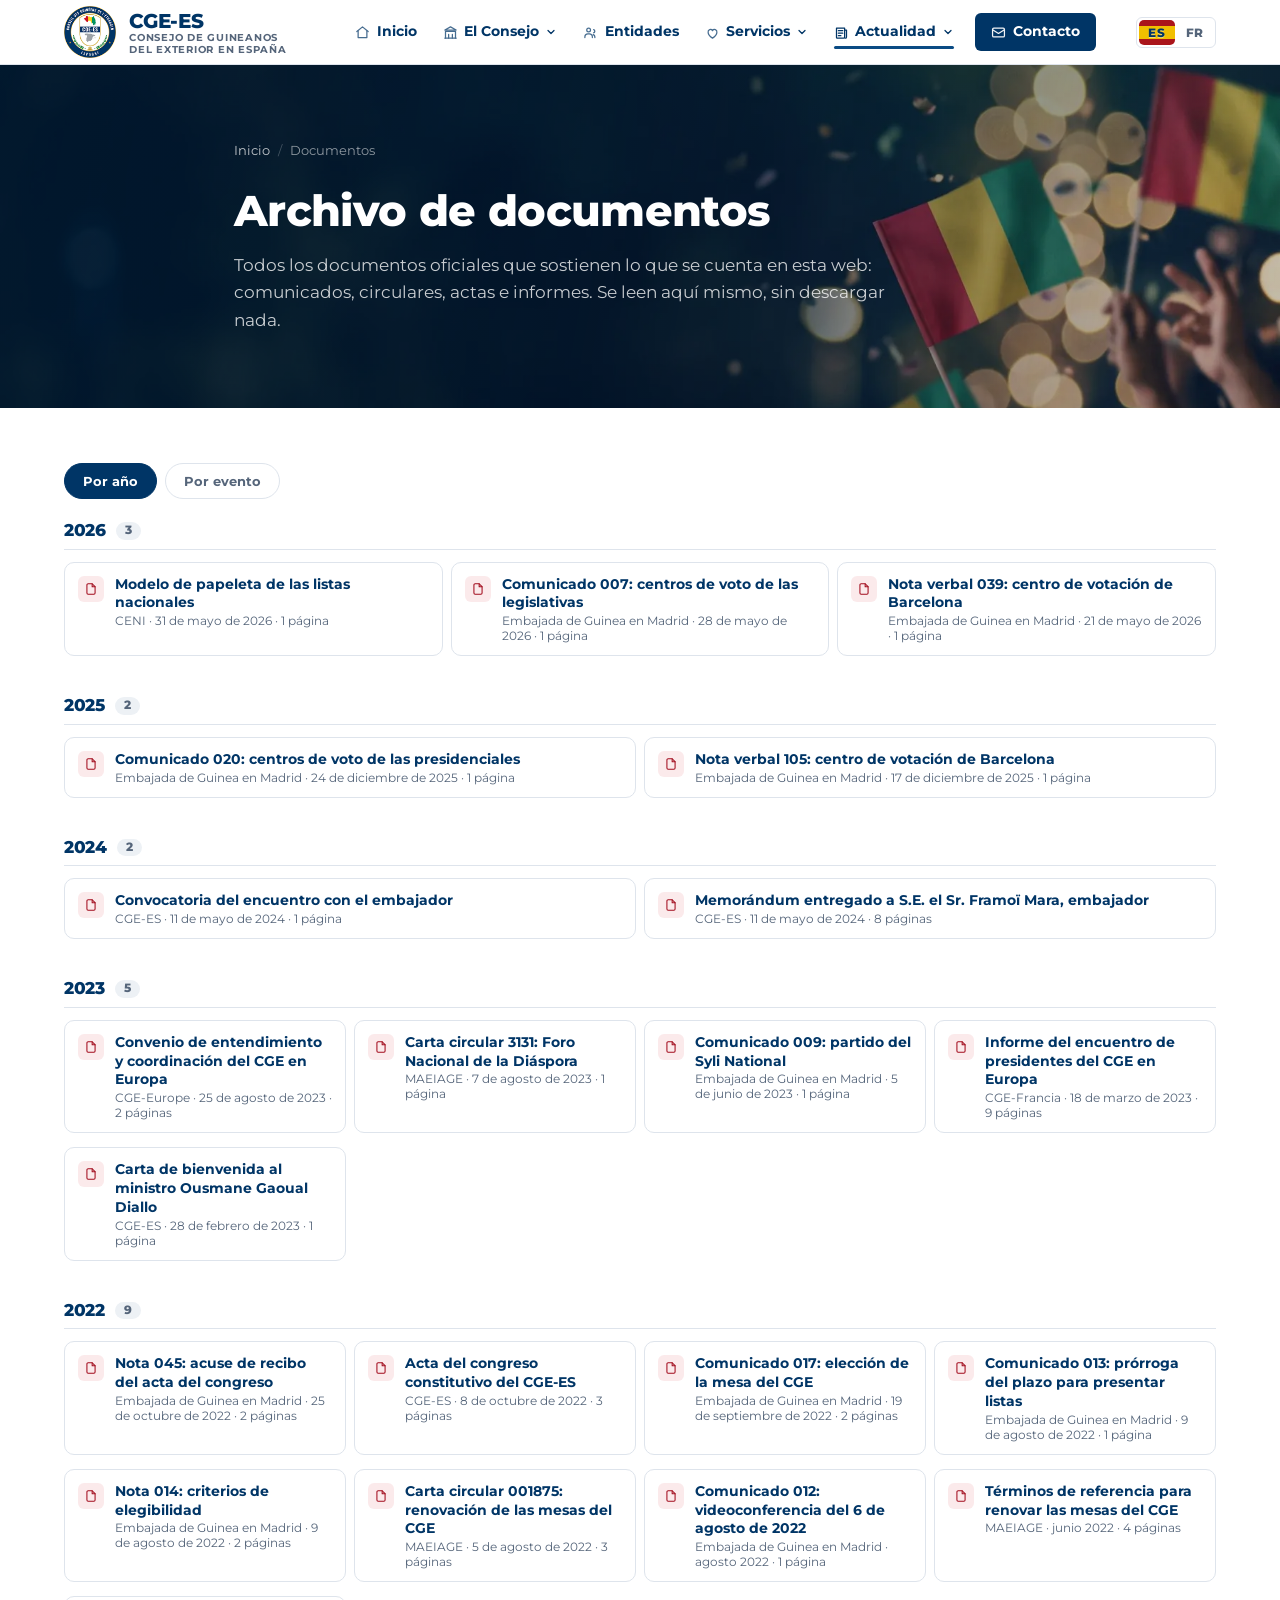
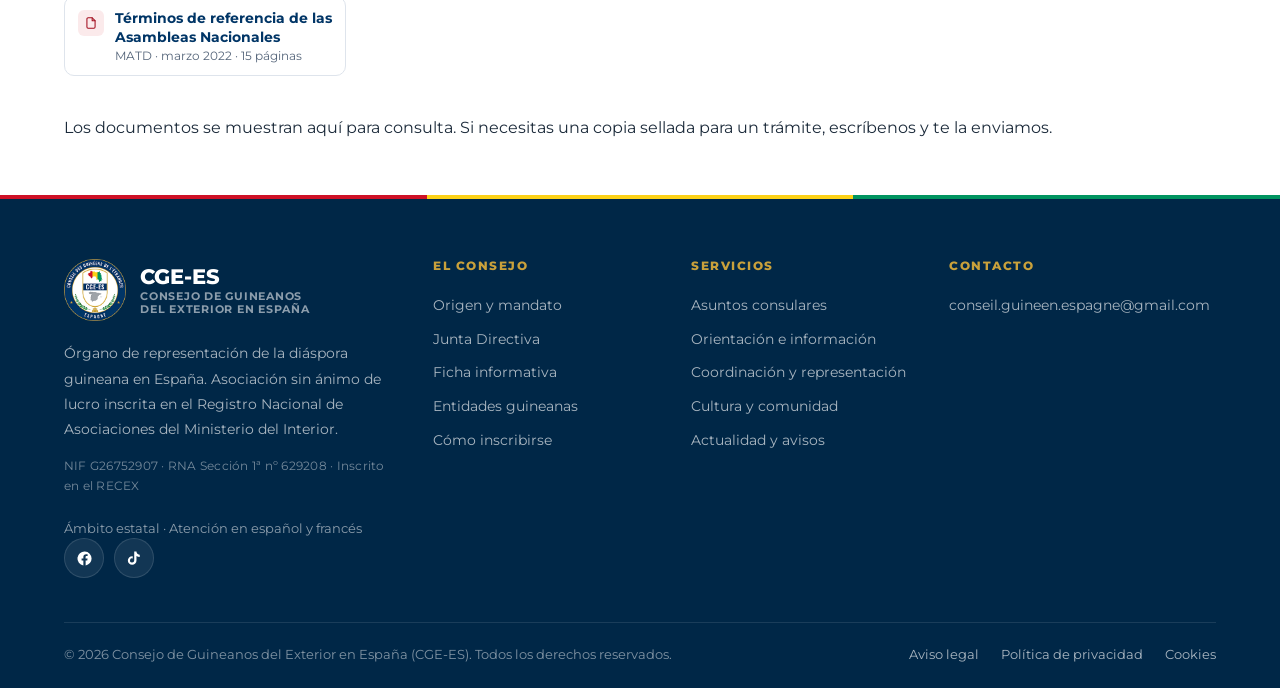
<file: documentos.html>
<!doctype html>
<html lang="es">
<head>
<meta charset="utf-8">
<meta name="viewport" content="width=device-width, initial-scale=1">

<title data-i18n="meta.docs.t">Archivo de documentos · CGE-ES</title>
<meta name="description" data-i18n-attr="content:meta.docs.d" content="Todos los documentos oficiales publicados por el Consejo de Guineanos del Exterior en España: comunicados, circulares, actas e informes, por año y por evento.">

<link rel="canonical" href="https://www.cge-es.org/documentos.html">

<!-- Open Graph · lo que se ve al compartir el enlace (WhatsApp,
     Facebook, LinkedIn). La imagen es 1200x630 porque es la
     proporción que esperan: con el logo cuadrado salía miniatura.
     width/height van declarados a propósito — sin ellos WhatsApp no
     sabe la forma antes de bajar la imagen y suele encoger la tarjeta. -->
<meta property="og:type" content="article">
<meta property="og:site_name" content="CGE-ES">
<meta property="og:title" content="Archivo de documentos · CGE-ES">
<meta property="og:description" content="Todos los documentos oficiales publicados por el Consejo de Guineanos del Exterior en España: comunicados, circulares, actas e informes, por año y por evento.">
<meta property="og:url" content="https://www.cge-es.org/documentos.html">
<meta property="og:locale" content="es_ES">
<meta property="og:locale:alternate" content="fr_FR">
<meta property="og:image" content="https://www.cge-es.org/assets/img/og-cge-es.jpg">
<meta property="og:image:secure_url" content="https://www.cge-es.org/assets/img/og-cge-es.jpg">
<meta property="og:image:type" content="image/jpeg">
<meta property="og:image:width" content="1200">
<meta property="og:image:height" content="630">
<meta property="og:image:alt" content="CGE-ES · Consejo de Guineanos del Exterior en España">
<meta name="twitter:card" content="summary_large_image">
<meta name="twitter:title" content="Archivo de documentos · CGE-ES">
<meta name="twitter:description" content="Todos los documentos oficiales publicados por el Consejo de Guineanos del Exterior en España: comunicados, circulares, actas e informes, por año y por evento.">
<meta name="twitter:image" content="https://www.cge-es.org/assets/img/og-cge-es.jpg">
<link rel="alternate" hreflang="es" href="https://www.cge-es.org/documentos.html?lang=es">
<link rel="alternate" hreflang="fr" href="https://www.cge-es.org/documentos.html?lang=fr">

<link rel="icon" href="assets/img/favicon.png" type="image/png">
<meta name="theme-color" content="#003566">

<link rel="preconnect" href="https://fonts.googleapis.com">
<link rel="preconnect" href="https://fonts.gstatic.com" crossorigin>
<link rel="stylesheet" href="https://fonts.googleapis.com/css2?family=Montserrat:wght@400;500;600;700;800&display=swap">
<link rel="stylesheet" href="assets/css/styles.css">
</head>

<body>
<a class="saltar" href="#principal" data-i18n="a11y.saltar">Saltar al contenido principal</a>

<div id="site-header">
  <noscript>
    <div class="contenedor" style="padding:18px 24px;border-bottom:1px solid #E1E5E9">
      <strong>CGE-ES</strong> ·
      <a href="index.html">Inicio</a> · <a href="quienes-somos.html">El Consejo</a> ·
      <a href="asociaciones.html">Entidades</a> · <a href="servicios.html">Servicios</a> ·
      <a href="asuntos-consulares.html">Asuntos consulares</a> ·
      <a href="actualidad.html">Actualidad</a> · <a href="contacto.html">Contacto</a>
    </div>
  </noscript>
</div>

<main id="principal">

  <section class="hero-pagina hero-pagina--foto"
           style="background-image:url(assets/img/cabeceras/actualidad.webp)">
    <div class="contenedor hero-pagina__inner">
      <ol class="migas">
        <li><a href="index.html" data-i18n="migas.inicio">Inicio</a></li>
        <li data-i18n="migas.documentos">Documentos</li>
      </ol>
      <h1 data-i18n="docs.h1">Archivo de documentos</h1>
      <p data-i18n="docs.sub">
        Todos los documentos oficiales que sostienen lo que se cuenta en esta web: comunicados,
        circulares, actas e informes. Se leen aquí mismo, sin descargar nada.
      </p>
    </div>
  </section>

  <section class="seccion">
    <div class="contenedor">

      <!-- Dos maneras de mirar lo mismo: por año, para ver la cronología, y
           por evento, para ver qué papeles sostienen cada acto. Lo pinta
           main.js -> pintarArchivoDocumentos(). -->
      <div class="filtros" role="group" data-i18n-attr="aria-label:docs.vistas">
        <button class="filtro" type="button" data-vista-docs="anio" aria-pressed="true"
                data-i18n="docs.por.anio">Por año</button>
        <button class="filtro" type="button" data-vista-docs="evento" aria-pressed="false"
                data-i18n="docs.por.evento">Por evento</button>
      </div>

      <div data-archivo-docs></div>

      <p class="formulario__nota" style="margin-top:30px" data-i18n="docs.nota">
        Los documentos se muestran aquí para consulta. Si necesitas una copia sellada para
        un trámite, escríbenos y te la enviamos.
      </p>

    </div>
  </section>

</main>

<div id="site-footer"></div>

<script src="assets/js/layout.js"></script>
<script src="assets/js/contenido.js"></script>
<script src="assets/js/i18n.js"></script>
<script src="assets/js/main.js"></script>
</body>
</html>
</file>
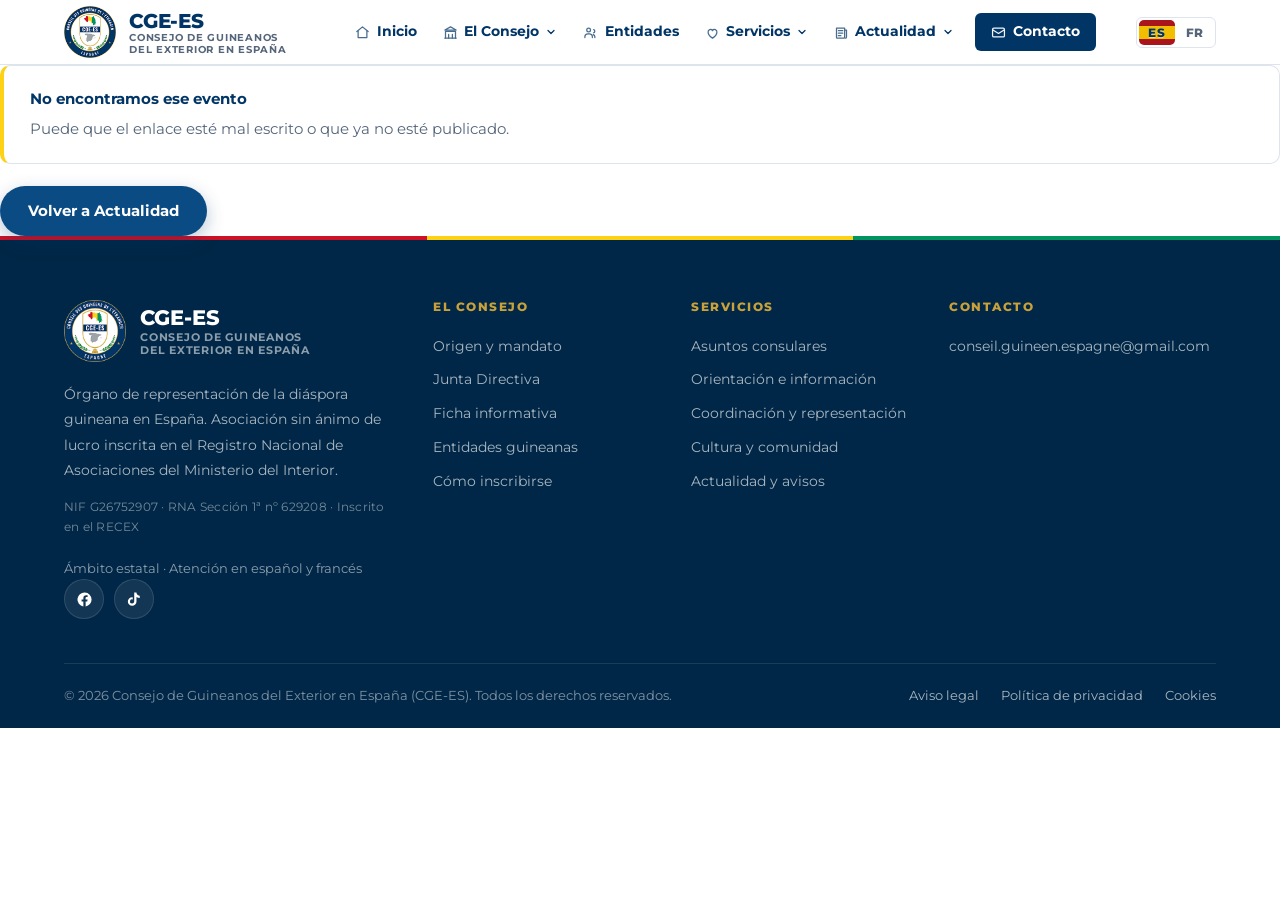
<file: evento.html>
<!doctype html>
<html lang="es">
<head>
<meta charset="utf-8">
<meta name="viewport" content="width=device-width, initial-scale=1">

<!-- Open Graph. Pagina de detalle: el contenido lo pone JS y los rastreadores no lo ejecutan, asi que la tarjeta es generica del Consejo.
     width/height declarados: sin ellos WhatsApp encoge la tarjeta. -->
<meta property="og:type" content="article">
<meta property="og:site_name" content="CGE-ES">
<meta property="og:title" content="Actualidad · CGE-ES">
<meta property="og:description" content="Evento del Consejo de Guineanos del Exterior en España (CGE-ES).">
<meta property="og:url" content="https://www.cge-es.org/evento.html">
<meta property="og:locale" content="es_ES">
<meta property="og:image" content="https://www.cge-es.org/assets/img/og-cge-es.jpg">
<meta property="og:image:secure_url" content="https://www.cge-es.org/assets/img/og-cge-es.jpg">
<meta property="og:image:type" content="image/jpeg">
<meta property="og:image:width" content="1200">
<meta property="og:image:height" content="630">
<meta property="og:image:alt" content="CGE-ES - Consejo de Guineanos del Exterior en Espana">
<meta name="twitter:card" content="summary_large_image">
<meta name="twitter:image" content="https://www.cge-es.org/assets/img/og-cge-es.jpg">

<!-- Plantilla única para la página de un evento. El contenido lo pone
     assets/js/main.js a partir de ?id=..., leyendo assets/js/contenido.js.
     El título y la descripción se reescriben con los del evento. -->

<title>Actualidad · CGE-ES</title>
<meta name="description" content="Evento del Consejo de Guineanos del Exterior en España (CGE-ES).">

<!-- Todos los eventos se sirven desde esta misma plantilla, así que no se
     indexa por sí sola: el índice es actualidad.html. -->
<meta name="robots" content="noindex, follow">

<link rel="icon" href="assets/img/favicon.png" type="image/png">
<meta name="theme-color" content="#003566">
<meta property="og:type" content="article">
<meta property="og:image" content="https://www.cge-es.org/assets/img/logo.png">

<link rel="preconnect" href="https://fonts.googleapis.com">
<link rel="preconnect" href="https://fonts.gstatic.com" crossorigin>
<link rel="stylesheet" href="https://fonts.googleapis.com/css2?family=Montserrat:wght@400;500;600;700;800&display=swap">
<link rel="stylesheet" href="assets/css/styles.css">
</head>

<body>
<a class="saltar" href="#principal" data-i18n="a11y.saltar">Saltar al contenido principal</a>

<div id="site-header">
  <noscript>
    <div class="contenedor" style="padding:18px 24px;border-bottom:1px solid #E1E5E9">
      <strong>CGE-ES</strong> ·
      <a href="index.html">Inicio</a> · <a href="quienes-somos.html">El Consejo</a> ·
      <a href="asociaciones.html">Entidades</a> · <a href="servicios.html">Servicios</a> ·
      <a href="asuntos-consulares.html">Asuntos consulares</a> ·
      <a href="actualidad.html">Actualidad</a> · <a href="contacto.html">Contacto</a>
    </div>
  </noscript>
</div>

<main id="principal">
  <article data-evento-detalle>
    <noscript>
      <div class="contenedor" style="padding:40px 24px">
        <p>Esta página necesita JavaScript para mostrar el evento.
           Puedes ver el listado completo en <a href="actualidad.html">Actualidad</a>.</p>
      </div>
    </noscript>
  </article>
</main>

<div id="site-footer"></div>

<script src="assets/js/layout.js"></script>
<script src="assets/js/contenido.js"></script>
<script src="assets/js/i18n.js"></script>
<script src="assets/js/main.js"></script>
</body>
</html>
</file>
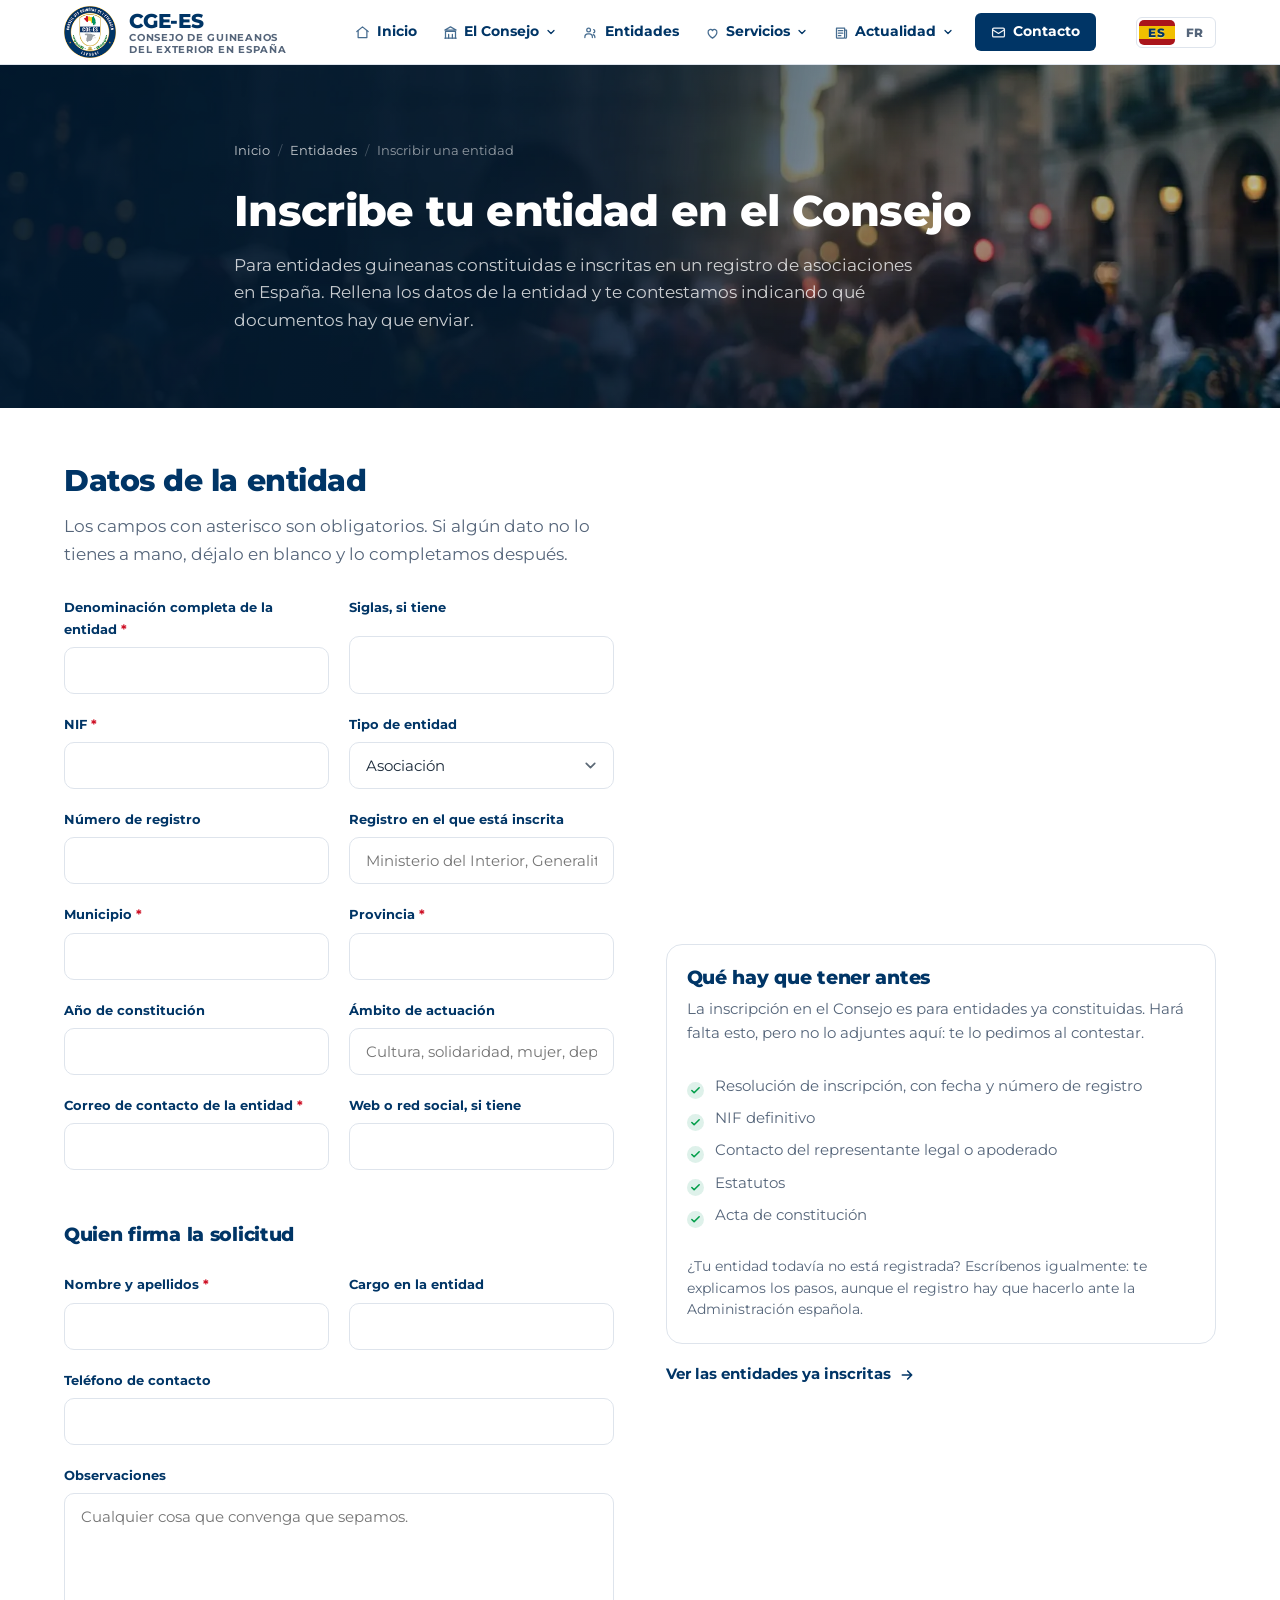
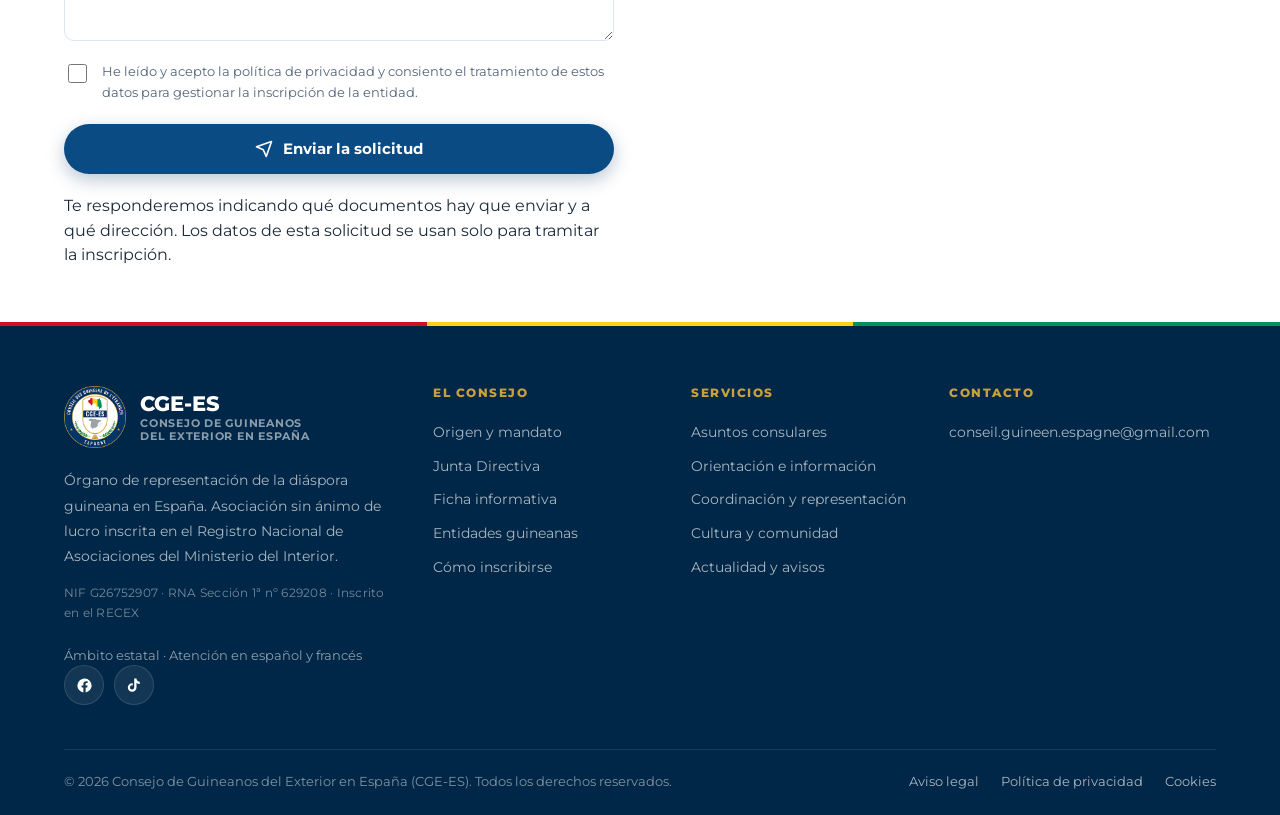
<file: inscribir-entidad.html>
<!doctype html>
<html lang="es">
<head>
<meta charset="utf-8">
<meta name="viewport" content="width=device-width, initial-scale=1">

<title data-i18n="meta.insc.t">Inscribir una entidad · CGE-ES</title>
<meta name="description" data-i18n-attr="content:meta.insc.d" content="Formulario de inscripción de entidades guineanas en el Consejo de Guineanos del Exterior en España. Requisitos y datos necesarios.">

<link rel="canonical" href="https://www.cge-es.org/inscribir-entidad.html">

<!-- Open Graph · lo que se ve al compartir el enlace (WhatsApp,
     Facebook, LinkedIn). La imagen es 1200x630 porque es la
     proporción que esperan: con el logo cuadrado salía miniatura.
     width/height van declarados a propósito — sin ellos WhatsApp no
     sabe la forma antes de bajar la imagen y suele encoger la tarjeta. -->
<meta property="og:type" content="article">
<meta property="og:site_name" content="CGE-ES">
<meta property="og:title" content="Inscribir una entidad · CGE-ES">
<meta property="og:description" content="Formulario de inscripción de entidades guineanas en el Consejo de Guineanos del Exterior en España. Requisitos y datos necesarios.">
<meta property="og:url" content="https://www.cge-es.org/inscribir-entidad.html">
<meta property="og:locale" content="es_ES">
<meta property="og:locale:alternate" content="fr_FR">
<meta property="og:image" content="https://www.cge-es.org/assets/img/og-cge-es.jpg">
<meta property="og:image:secure_url" content="https://www.cge-es.org/assets/img/og-cge-es.jpg">
<meta property="og:image:type" content="image/jpeg">
<meta property="og:image:width" content="1200">
<meta property="og:image:height" content="630">
<meta property="og:image:alt" content="CGE-ES · Consejo de Guineanos del Exterior en España">
<meta name="twitter:card" content="summary_large_image">
<meta name="twitter:title" content="Inscribir una entidad · CGE-ES">
<meta name="twitter:description" content="Formulario de inscripción de entidades guineanas en el Consejo de Guineanos del Exterior en España. Requisitos y datos necesarios.">
<meta name="twitter:image" content="https://www.cge-es.org/assets/img/og-cge-es.jpg">
<link rel="alternate" hreflang="es" href="https://www.cge-es.org/inscribir-entidad.html?lang=es">
<link rel="alternate" hreflang="fr" href="https://www.cge-es.org/inscribir-entidad.html?lang=fr">

<link rel="icon" href="assets/img/favicon.png" type="image/png">
<meta name="theme-color" content="#003566">

<link rel="preconnect" href="https://fonts.googleapis.com">
<link rel="preconnect" href="https://fonts.gstatic.com" crossorigin>
<link rel="stylesheet" href="https://fonts.googleapis.com/css2?family=Montserrat:wght@400;500;600;700;800&display=swap">
<link rel="stylesheet" href="assets/css/styles.css">
</head>

<body>
<a class="saltar" href="#principal" data-i18n="a11y.saltar">Saltar al contenido principal</a>

<div id="site-header">
  <noscript>
    <div class="contenedor" style="padding:18px 24px;border-bottom:1px solid #E1E5E9">
      <strong>CGE-ES</strong> ·
      <a href="index.html">Inicio</a> · <a href="quienes-somos.html">El Consejo</a> ·
      <a href="asociaciones.html">Entidades</a> · <a href="servicios.html">Servicios</a> ·
      <a href="asuntos-consulares.html">Asuntos consulares</a> ·
      <a href="actualidad.html">Actualidad</a> · <a href="contacto.html">Contacto</a>
    </div>
  </noscript>
</div>

<main id="principal">

  <section class="hero-pagina hero-pagina--foto"
           style="background-image:url(assets/img/cabeceras/entidades.webp)">
    <div class="contenedor hero-pagina__inner">
      <ol class="migas">
        <li><a href="index.html" data-i18n="migas.inicio">Inicio</a></li>
        <li><a href="asociaciones.html" data-i18n="migas.asociaciones">Entidades</a></li>
        <li data-i18n="migas.inscribir">Inscribir una entidad</li>
      </ol>
      <h1 data-i18n="insc.h1">Inscribe tu entidad en el Consejo</h1>
      <p data-i18n="insc.sub">
        Para entidades guineanas constituidas e inscritas en un registro de asociaciones en
        España. Rellena los datos de la entidad y te contestamos indicando qué documentos hay
        que enviar.
      </p>
    </div>
  </section>

  <section class="seccion">
    <div class="contenedor">
      <div class="duo">

        <div class="revelar">
          <h2 data-i18n="insc.form.h2">Datos de la entidad</h2>
          <p class="entradilla" style="margin-bottom:30px" data-i18n="insc.form.p">
            Los campos con asterisco son obligatorios. Si algún dato no lo tienes a mano, déjalo
            en blanco y lo completamos después.
          </p>

          <!--
            Este formulario es DISTINTO del de contacto: pide los datos
            registrales de la entidad, no un mensaje libre. Comparte el
            motor de main.js, que arma el correo recorriendo los campos y
            usando el texto de sus etiquetas, así que para añadir o quitar
            un campo basta con tocar este HTML.

            Para que los mensajes lleguen al buzón en vez de abrir el
            programa de correo del visitante, pega la dirección de Formspree
            en data-endpoint, igual que en contacto.html. Ver README,
            punto 8.
          -->
          <form class="formulario" data-formulario data-endpoint=""
                data-asunto="Inscripción de entidad" novalidate>

            <div class="campo--doble">
              <div class="campo">
                <label for="f-entidad"><span data-i18n="insc.f.entidad">Denominación completa de la entidad</span> <span class="req">*</span></label>
                <input type="text" id="f-entidad" name="entidad" required>
                <span class="campo__error" data-error-de="f-entidad"></span>
              </div>
              <div class="campo">
                <label for="f-sigla" data-i18n="insc.f.sigla">Siglas, si tiene</label>
                <input type="text" id="f-sigla" name="sigla">
              </div>
            </div>

            <div class="campo--doble">
              <div class="campo">
                <label for="f-nif"><span data-i18n="insc.f.nif">NIF</span> <span class="req">*</span></label>
                <input type="text" id="f-nif" name="nif" required>
                <span class="campo__error" data-error-de="f-nif"></span>
              </div>
              <div class="campo">
                <label for="f-tipo" data-i18n="insc.f.tipo">Tipo de entidad</label>
                <select id="f-tipo" name="tipo">
                  <option value="asociacion" data-i18n="insc.f.tipo.1">Asociación</option>
                  <option value="federacion" data-i18n="insc.f.tipo.2">Federación</option>
                  <option value="fundacion" data-i18n="insc.f.tipo.3">Fundación</option>
                  <option value="religiosa" data-i18n="insc.f.tipo.4">Entidad religiosa</option>
                  <option value="otra" data-i18n="insc.f.tipo.5">Otra</option>
                </select>
              </div>
            </div>

            <div class="campo--doble">
              <div class="campo">
                <label for="f-registro" data-i18n="insc.f.registro">Número de registro</label>
                <input type="text" id="f-registro" name="registro">
              </div>
              <div class="campo">
                <label for="f-organismo" data-i18n="insc.f.organismo">Registro en el que está inscrita</label>
                <input type="text" id="f-organismo" name="organismo"
                       data-i18n-attr="placeholder:insc.f.organismo.ph"
                       placeholder="Ministerio del Interior, Generalitat…">
              </div>
            </div>

            <div class="campo--doble">
              <div class="campo">
                <label for="f-municipio"><span data-i18n="insc.f.municipio">Municipio</span> <span class="req">*</span></label>
                <input type="text" id="f-municipio" name="municipio" required>
                <span class="campo__error" data-error-de="f-municipio"></span>
              </div>
              <div class="campo">
                <label for="f-provincia"><span data-i18n="insc.f.provincia">Provincia</span> <span class="req">*</span></label>
                <input type="text" id="f-provincia" name="provincia" required>
                <span class="campo__error" data-error-de="f-provincia"></span>
              </div>
            </div>

            <div class="campo--doble">
              <div class="campo">
                <label for="f-creacion" data-i18n="insc.f.creacion">Año de constitución</label>
                <input type="text" id="f-creacion" name="creacion" inputmode="numeric">
              </div>
              <div class="campo">
                <label for="f-ambito" data-i18n="insc.f.ambito">Ámbito de actuación</label>
                <input type="text" id="f-ambito" name="ambito"
                       data-i18n-attr="placeholder:insc.f.ambito.ph"
                       placeholder="Cultura, solidaridad, mujer, deporte…">
              </div>
            </div>

            <div class="campo--doble">
              <div class="campo">
                <label for="f-email"><span data-i18n="insc.f.email">Correo de contacto de la entidad</span> <span class="req">*</span></label>
                <input type="email" id="f-email" name="email" autocomplete="email" required>
                <span class="campo__error" data-error-de="f-email"></span>
              </div>
              <div class="campo">
                <label for="f-webentidad" data-i18n="insc.f.web">Web o red social, si tiene</label>
                <input type="text" id="f-webentidad" name="webentidad">
              </div>
            </div>

            <h3 style="margin-top:34px" data-i18n="insc.form.h3">Quien firma la solicitud</h3>

            <div class="campo--doble">
              <div class="campo">
                <label for="f-nombre"><span data-i18n="insc.f.repre">Nombre y apellidos</span> <span class="req">*</span></label>
                <input type="text" id="f-nombre" name="nombre" autocomplete="name" required>
                <span class="campo__error" data-error-de="f-nombre"></span>
              </div>
              <div class="campo">
                <label for="f-cargo" data-i18n="insc.f.cargo">Cargo en la entidad</label>
                <input type="text" id="f-cargo" name="cargo">
              </div>
            </div>

            <div class="campo">
              <label for="f-tel" data-i18n="insc.f.tel">Teléfono de contacto</label>
              <input type="tel" id="f-tel" name="telefono" autocomplete="tel">
            </div>

            <div class="campo">
              <label for="f-mensaje" data-i18n="insc.f.obs">Observaciones</label>
              <textarea id="f-mensaje" name="mensaje" rows="4"
                        data-i18n-attr="placeholder:insc.f.obs.ph"
                        placeholder="Cualquier cosa que convenga que sepamos."></textarea>
            </div>

            <!-- Trampa antispam: invisible para las personas, irresistible
                 para los robots. Si llega rellena, el envío se descarta. -->
            <div class="campo" aria-hidden="true" style="position:absolute;left:-9999px">
              <label for="f-web">No rellenar</label>
              <input type="text" id="f-web" name="website" tabindex="-1" autocomplete="off">
            </div>

            <label class="consentimiento">
              <input type="checkbox" id="f-rgpd" name="consentimiento" required>
              <span data-i18n="insc.f.rgpd">
                He leído y acepto la política de privacidad y consiento el tratamiento de estos
                datos para gestionar la inscripción de la entidad.
              </span>
            </label>
            <span class="campo__error" data-error-de="f-rgpd"></span>

            <div class="aviso-formulario" data-aviso role="status" aria-live="polite"></div>

            <button class="btn btn--primario btn--bloque" type="submit">
              <svg viewBox="0 0 24 24" fill="none" stroke="currentColor" stroke-width="2.2" stroke-linecap="round" stroke-linejoin="round"><path d="m22 2-7 20-4-9-9-4z"/></svg>
              <span data-i18n="insc.f.enviar">Enviar la solicitud</span>
            </button>

            <p class="formulario__nota" data-i18n="insc.f.nota">
              Te responderemos indicando qué documentos hay que enviar y a qué dirección. Los
              datos de esta solicitud se usan solo para tramitar la inscripción.
            </p>
          </form>
        </div>

        <div class="duo__media revelar" data-retardo="1">
          <div class="tarjeta">
            <h3 data-i18n="insc.req.t">Qué hay que tener antes</h3>
            <p style="font-size:.92rem" data-i18n="insc.req.p">
              La inscripción en el Consejo es para entidades ya constituidas. Hará falta esto,
              pero no lo adjuntes aquí: te lo pedimos al contestar.
            </p>
            <ul class="lista-check">
              <li data-i18n="asoc.adh.req.1">Resolución de inscripción, con fecha y número de registro</li>
              <li data-i18n="asoc.adh.req.2">NIF definitivo</li>
              <li data-i18n="asoc.adh.req.3">Contacto del representante legal o apoderado</li>
              <li data-i18n="asoc.adh.req.4">Estatutos</li>
              <li data-i18n="asoc.adh.req.5">Acta de constitución</li>
            </ul>
            <div class="tarjeta__pie">
              <p style="font-size:.86rem;color:var(--texto-suave);margin:0" data-i18n="insc.req.n">
                ¿Tu entidad todavía no está registrada? Escríbenos igualmente: te explicamos los
                pasos, aunque el registro hay que hacerlo ante la Administración española.
              </p>
            </div>
          </div>

          <p style="margin-top:18px">
            <a class="enlace-flecha" href="asociaciones.html">
              <span data-i18n="insc.ver">Ver las entidades ya inscritas</span>
              <svg viewBox="0 0 24 24" fill="none" stroke="currentColor" stroke-width="2.4" stroke-linecap="round" stroke-linejoin="round"><path d="M5 12h14M13 6l6 6-6 6"/></svg>
            </a>
          </p>
        </div>

      </div>
    </div>
  </section>

</main>

<div id="site-footer"></div>

<script src="assets/js/layout.js"></script>
<script src="assets/js/contenido.js"></script>
<script src="assets/js/i18n.js"></script>
<script src="assets/js/main.js"></script>
</body>
</html>
</file>
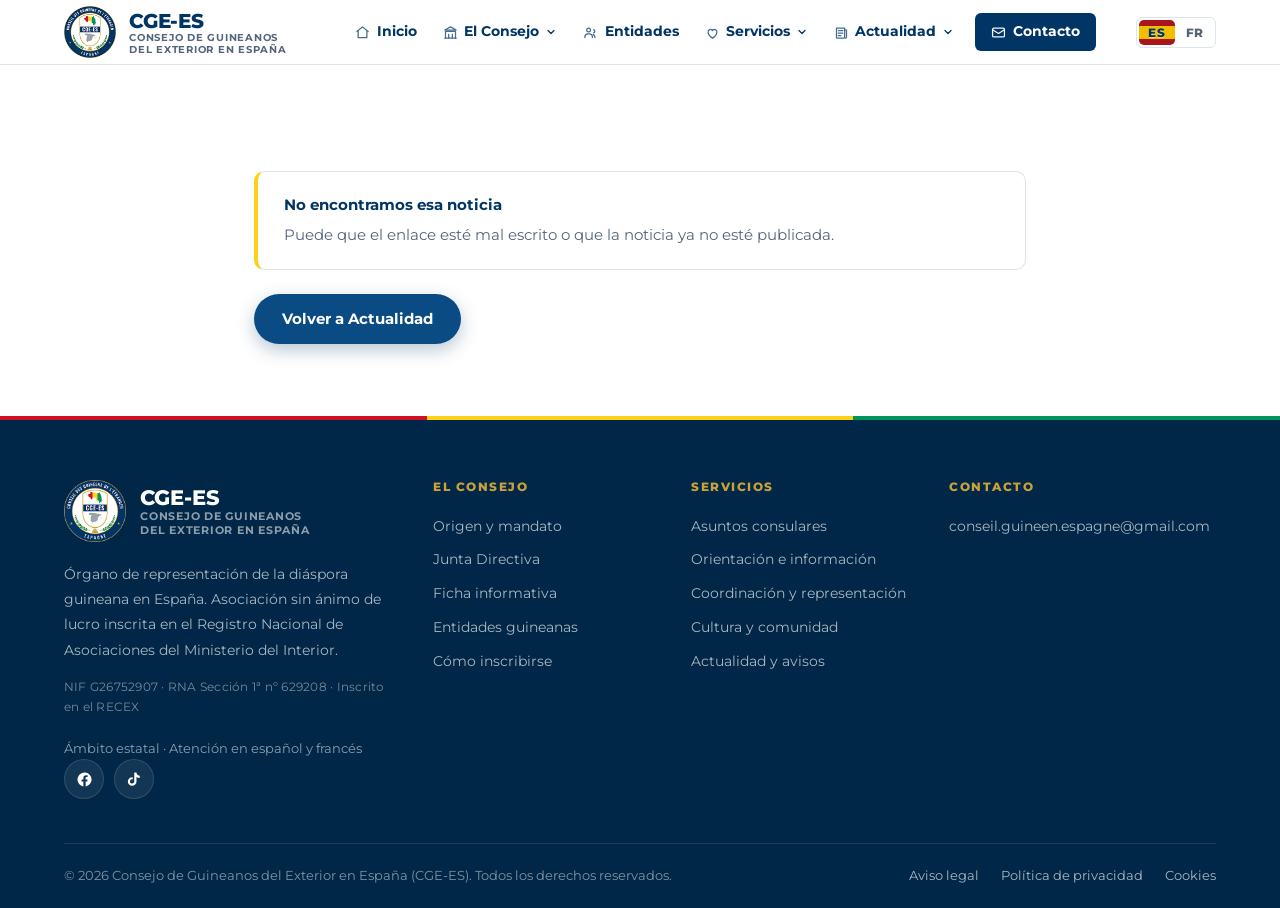
<file: noticia.html>
<!doctype html>
<html lang="es">
<head>
<meta charset="utf-8">
<meta name="viewport" content="width=device-width, initial-scale=1">

<!-- Open Graph. Pagina de detalle: el contenido lo pone JS y los rastreadores no lo ejecutan, asi que la tarjeta es generica del Consejo.
     width/height declarados: sin ellos WhatsApp encoge la tarjeta. -->
<meta property="og:type" content="article">
<meta property="og:site_name" content="CGE-ES">
<meta property="og:title" content="Actualidad · CGE-ES">
<meta property="og:description" content="Noticia del Consejo de Guineanos del Exterior en España (CGE-ES).">
<meta property="og:url" content="https://www.cge-es.org/noticia.html">
<meta property="og:locale" content="es_ES">
<meta property="og:image" content="https://www.cge-es.org/assets/img/og-cge-es.jpg">
<meta property="og:image:secure_url" content="https://www.cge-es.org/assets/img/og-cge-es.jpg">
<meta property="og:image:type" content="image/jpeg">
<meta property="og:image:width" content="1200">
<meta property="og:image:height" content="630">
<meta property="og:image:alt" content="CGE-ES - Consejo de Guineanos del Exterior en Espana">
<meta name="twitter:card" content="summary_large_image">
<meta name="twitter:image" content="https://www.cge-es.org/assets/img/og-cge-es.jpg">

<!-- Plantilla única para leer una noticia entera. El contenido lo pone
     assets/js/main.js a partir de ?id=..., leyendo assets/js/contenido.js.
     El título y la descripción de esta página se reescriben al vuelo con
     los de la noticia. -->

<title>Actualidad · CGE-ES</title>
<meta name="description" content="Noticia del Consejo de Guineanos del Exterior en España (CGE-ES).">

<!-- Cada noticia se sirve desde la misma plantilla, así que no se indexa
     por sí sola: el índice es actualidad.html. -->
<meta name="robots" content="noindex, follow">

<link rel="icon" href="assets/img/favicon.png" type="image/png">
<meta name="theme-color" content="#003566">
<meta property="og:type" content="article">
<meta property="og:image" content="https://www.cge-es.org/assets/img/logo.png">

<link rel="preconnect" href="https://fonts.googleapis.com">
<link rel="preconnect" href="https://fonts.gstatic.com" crossorigin>
<link rel="stylesheet" href="https://fonts.googleapis.com/css2?family=Montserrat:wght@400;500;600;700;800&display=swap">
<link rel="stylesheet" href="assets/css/styles.css">
</head>

<body>
<a class="saltar" href="#principal" data-i18n="a11y.saltar">Saltar al contenido principal</a>

<div id="site-header">
  <noscript>
    <div class="contenedor" style="padding:18px 24px;border-bottom:1px solid #E1E5E9">
      <strong>CGE-ES</strong> ·
      <a href="index.html">Inicio</a> · <a href="quienes-somos.html">El Consejo</a> ·
      <a href="asociaciones.html">Entidades</a> · <a href="servicios.html">Servicios</a> ·
      <a href="asuntos-consulares.html">Asuntos consulares</a> ·
      <a href="actualidad.html">Actualidad</a> · <a href="contacto.html">Contacto</a>
    </div>
  </noscript>
</div>

<main id="principal">

  <section class="seccion">
    <div class="contenedor contenedor--estrecho">

      <ol class="migas" style="margin-bottom:26px">
        <li><a href="index.html" data-i18n="migas.inicio">Inicio</a></li>
        <li><a href="actualidad.html" data-i18n="migas.actualidad">Actualidad</a></li>
      </ol>

      <article class="noticia-detalle" data-noticia-detalle>
        <noscript>
          <p>Esta página necesita JavaScript para mostrar la noticia.
             Puedes ver el listado completo en <a href="actualidad.html">Actualidad</a>.</p>
        </noscript>
      </article>

    </div>
  </section>

</main>

<div id="site-footer"></div>

<script src="assets/js/layout.js"></script>
<script src="assets/js/contenido.js"></script>
<script src="assets/js/i18n.js"></script>
<script src="assets/js/main.js"></script>
</body>
</html>
</file>
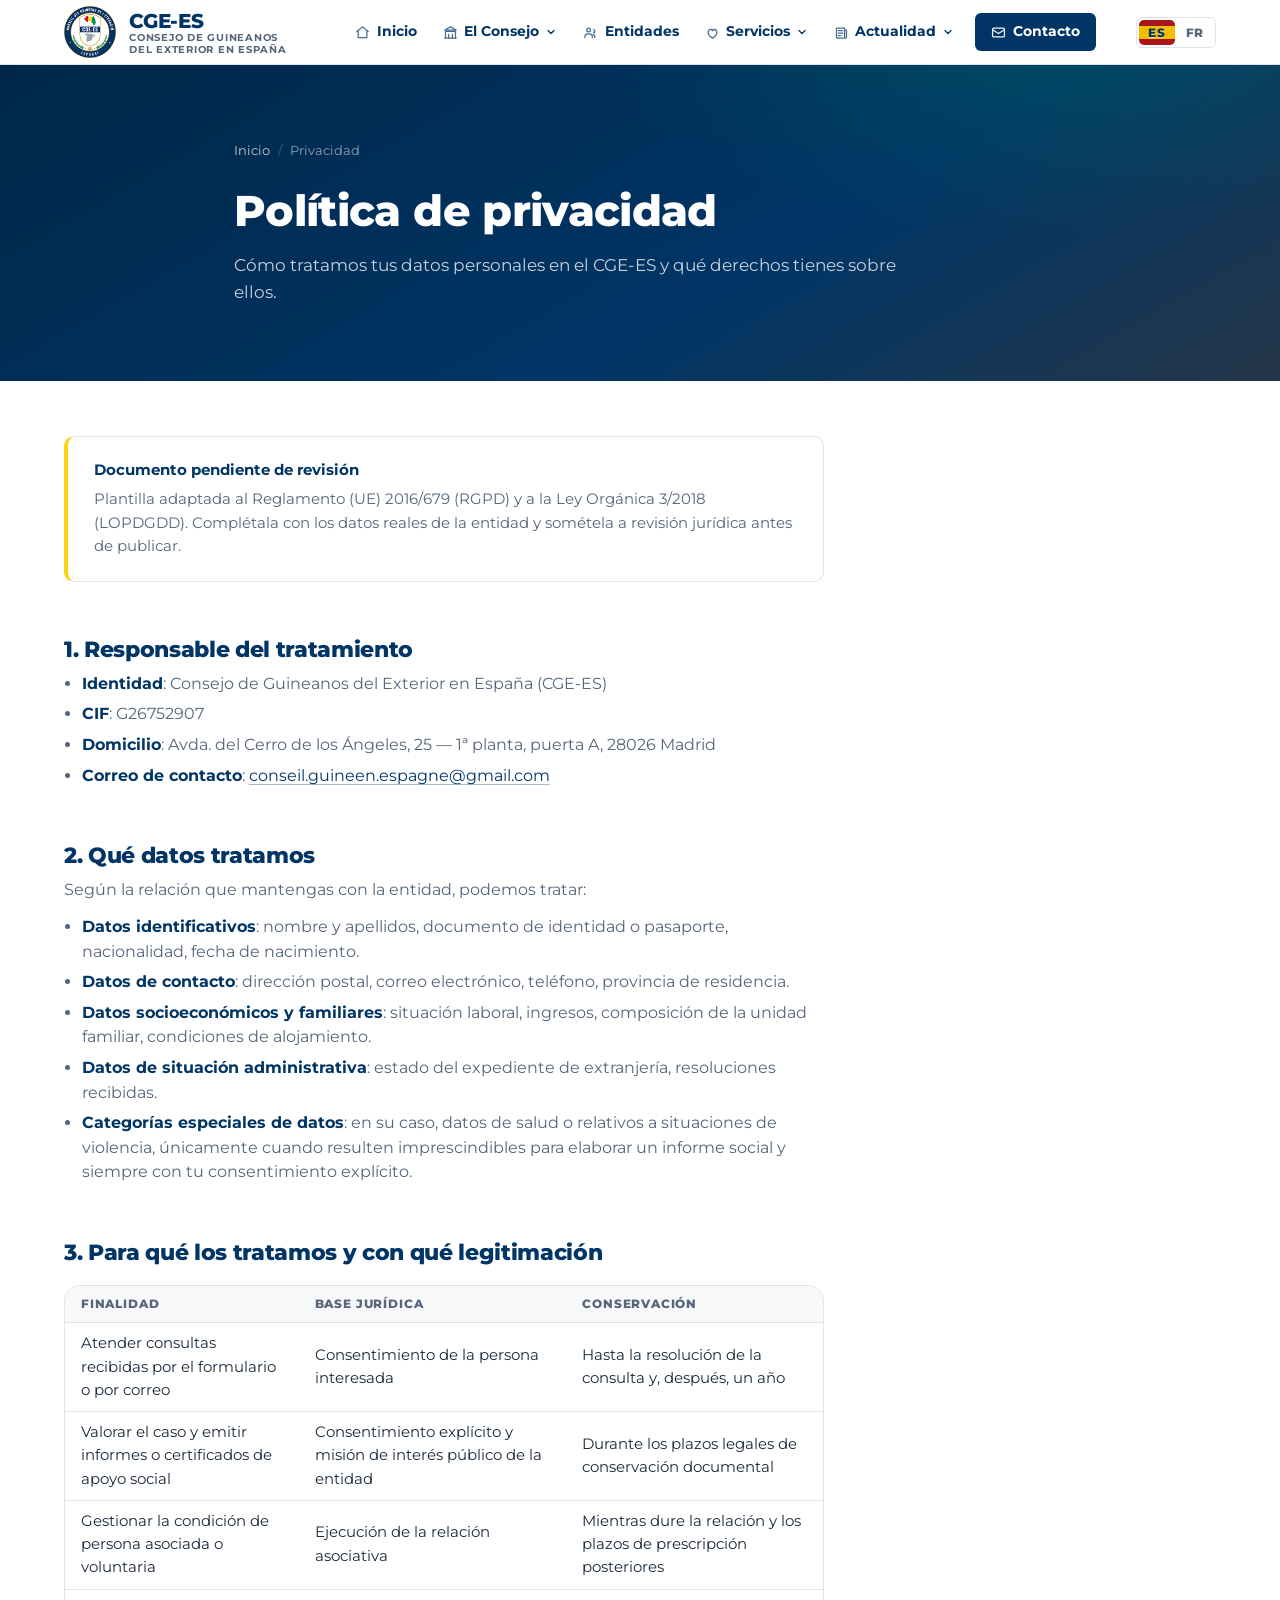
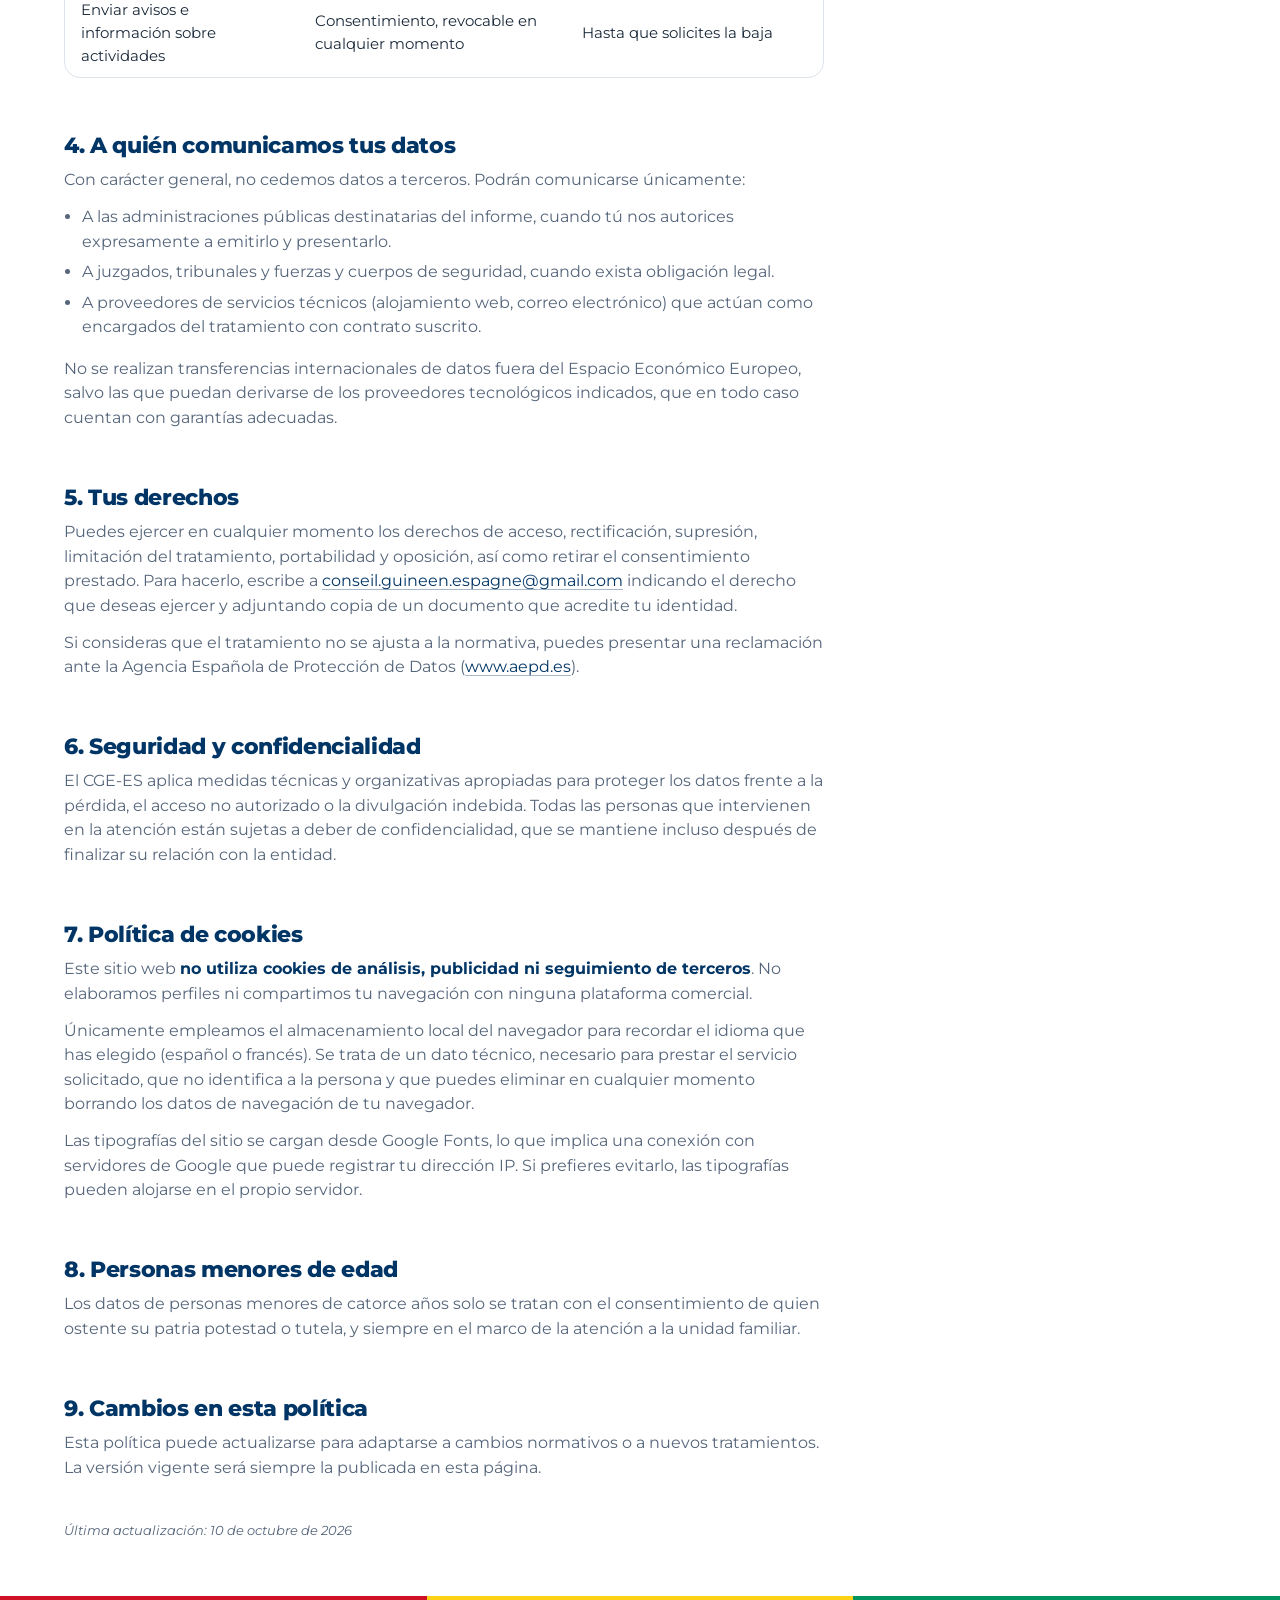
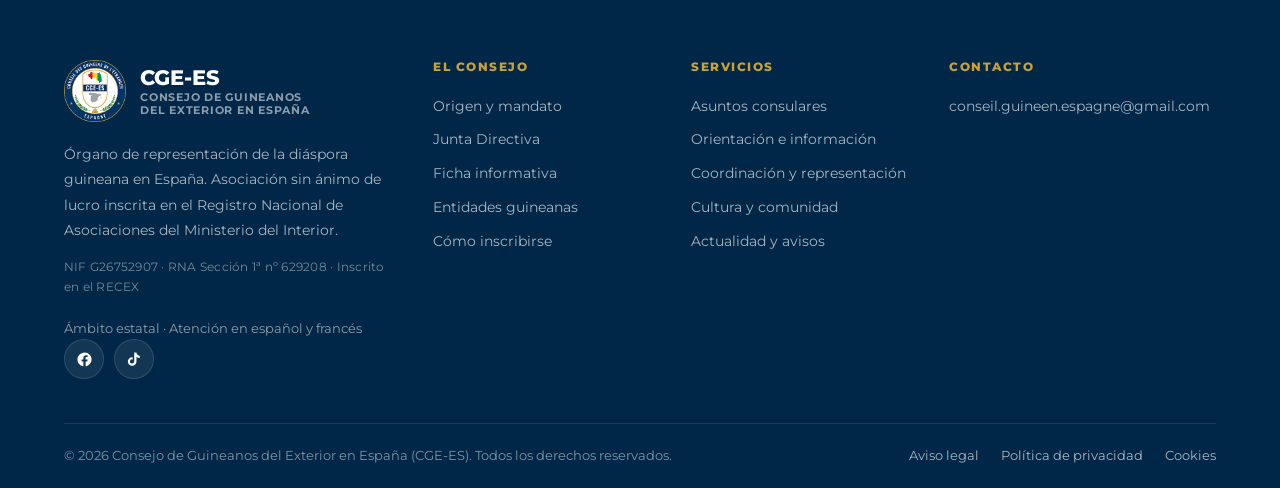
<file: privacidad.html>
﻿<!doctype html>
<html lang="es">
<head>
<meta charset="utf-8">
<meta name="viewport" content="width=device-width, initial-scale=1">

<title data-i18n="meta.priv.t">Política de privacidad y cookies · CGE-ES</title>
<meta name="description" data-i18n-attr="content:meta.priv.d" content="Política de privacidad, tratamiento de datos personales y uso de cookies del sitio web del Consejo de Guineanos del Exterior en España (CGE-ES).">

<link rel="canonical" href="https://www.cge-es.org/privacidad.html">

<!-- Open Graph · lo que se ve al compartir el enlace (WhatsApp,
     Facebook, LinkedIn). La imagen es 1200x630 porque es la
     proporción que esperan: con el logo cuadrado salía miniatura.
     width/height van declarados a propósito — sin ellos WhatsApp no
     sabe la forma antes de bajar la imagen y suele encoger la tarjeta. -->
<meta property="og:type" content="article">
<meta property="og:site_name" content="CGE-ES">
<meta property="og:title" content="Política de privacidad y cookies · CGE-ES">
<meta property="og:description" content="Política de privacidad, tratamiento de datos personales y uso de cookies del sitio web del Consejo de Guineanos del Exterior en España (CGE-ES).">
<meta property="og:url" content="https://www.cge-es.org/privacidad.html">
<meta property="og:locale" content="es_ES">
<meta property="og:locale:alternate" content="fr_FR">
<meta property="og:image" content="https://www.cge-es.org/assets/img/og-cge-es.jpg">
<meta property="og:image:secure_url" content="https://www.cge-es.org/assets/img/og-cge-es.jpg">
<meta property="og:image:type" content="image/jpeg">
<meta property="og:image:width" content="1200">
<meta property="og:image:height" content="630">
<meta property="og:image:alt" content="CGE-ES · Consejo de Guineanos del Exterior en España">
<meta name="twitter:card" content="summary_large_image">
<meta name="twitter:title" content="Política de privacidad y cookies · CGE-ES">
<meta name="twitter:description" content="Política de privacidad, tratamiento de datos personales y uso de cookies del sitio web del Consejo de Guineanos del Exterior en España (CGE-ES).">
<meta name="twitter:image" content="https://www.cge-es.org/assets/img/og-cge-es.jpg">
<link rel="icon" href="assets/img/favicon.png" type="image/png">
<meta name="theme-color" content="#003566">

<link rel="preconnect" href="https://fonts.googleapis.com">
<link rel="preconnect" href="https://fonts.gstatic.com" crossorigin>
<link rel="stylesheet" href="https://fonts.googleapis.com/css2?family=Montserrat:wght@400;500;600;700;800&display=swap">
<link rel="stylesheet" href="assets/css/styles.css">
</head>

<body>
<a class="saltar" href="#principal" data-i18n="a11y.saltar">Saltar al contenido principal</a>

<div id="site-header">
  <noscript>
    <div class="contenedor" style="padding:18px 24px;border-bottom:1px solid #E1E5E9">
      <strong>CGE-ES</strong> · <a href="index.html">Inicio</a> · <a href="contacto.html">Contacto</a>
    </div>
  </noscript>
</div>

<main id="principal">

  <section class="hero-pagina">
    <div class="contenedor hero-pagina__inner">
      <ol class="migas">
        <li><a href="index.html" data-i18n="migas.inicio">Inicio</a></li>
        <li data-i18n="priv.migas">Privacidad</li>
      </ol>
      <h1 data-i18n="priv.h1">Política de privacidad</h1>
      <p data-i18n="priv.sub">
        Cómo tratamos tus datos personales en el CGE-ES y qué derechos tienes sobre ellos.
      </p>
    </div>
  </section>

  <section class="seccion">
    <div class="contenedor">
      <div class="prosa">

        <div class="panel-nota" style="margin-bottom:36px">
          <strong data-i18n="priv.aviso.t">Documento pendiente de revisión</strong>
          <span data-i18n="priv.aviso.p">
            Plantilla adaptada al Reglamento (UE) 2016/679 (RGPD) y a la Ley Orgánica 3/2018
            (LOPDGDD). Complétala con los datos reales de la entidad y sométela a revisión
            jurídica antes de publicar.
          </span>
        </div>

        <h2 data-i18n="priv.1.h">1. Responsable del tratamiento</h2>
        <ul>
          <li><strong data-i18n="priv.1.a">Identidad</strong>: Consejo de Guineanos del Exterior en España (CGE-ES)</li>
          <li><strong data-i18n="priv.1.b">CIF</strong>: <span data-sitio="cif">G26752907</span></li>
          <li><strong data-i18n="priv.1.c">Domicilio</strong>: <span data-sitio="direccion">Avda. del Cerro de los Ángeles, 25 — 1ª planta, puerta A</span>, <span data-sitio="cp">28026 Madrid</span></li>
          <li><strong data-i18n="priv.1.d">Correo de contacto</strong>: <a data-sitio="email" data-sitio-href="mailto:" href="#">conseil.guineen.espagne@gmail.com</a></li>
        </ul>

        <h2 data-i18n="priv.2.h">2. Qué datos tratamos</h2>
        <p data-i18n="priv.2.p">Según la relación que mantengas con la entidad, podemos tratar:</p>
        <ul>
          <li data-i18n="priv.2.l1"><strong>Datos identificativos</strong>: nombre y apellidos, documento de identidad o pasaporte, nacionalidad, fecha de nacimiento.</li>
          <li data-i18n="priv.2.l2"><strong>Datos de contacto</strong>: dirección postal, correo electrónico, teléfono, provincia de residencia.</li>
          <li data-i18n="priv.2.l3"><strong>Datos socioeconómicos y familiares</strong>: situación laboral, ingresos, composición de la unidad familiar, condiciones de alojamiento.</li>
          <li data-i18n="priv.2.l4"><strong>Datos de situación administrativa</strong>: estado del expediente de extranjería, resoluciones recibidas.</li>
          <li data-i18n="priv.2.l5"><strong>Categorías especiales de datos</strong>: en su caso, datos de salud o relativos a situaciones de violencia, únicamente cuando resulten imprescindibles para elaborar un informe social y siempre con tu consentimiento explícito.</li>
        </ul>

        <h2 data-i18n="priv.3.h">3. Para qué los tratamos y con qué legitimación</h2>
        <div class="tabla-envoltorio" style="margin:20px 0">
          <table class="tabla">
            <thead>
              <tr>
                <th data-i18n="priv.3.th1">Finalidad</th>
                <th data-i18n="priv.3.th2">Base jurídica</th>
                <th data-i18n="priv.3.th3">Conservación</th>
              </tr>
            </thead>
            <tbody>
              <tr>
                <td data-i18n="priv.3.r1">Atender consultas recibidas por el formulario o por correo</td>
                <td data-i18n="priv.3.r1b">Consentimiento de la persona interesada</td>
                <td data-i18n="priv.3.r1c">Hasta la resolución de la consulta y, después, un año</td>
              </tr>
              <tr>
                <td data-i18n="priv.3.r2">Valorar el caso y emitir informes o certificados de apoyo social</td>
                <td data-i18n="priv.3.r2b">Consentimiento explícito y misión de interés público de la entidad</td>
                <td data-i18n="priv.3.r2c">Durante los plazos legales de conservación documental</td>
              </tr>
              <tr>
                <td data-i18n="priv.3.r3">Gestionar la condición de persona asociada o voluntaria</td>
                <td data-i18n="priv.3.r3b">Ejecución de la relación asociativa</td>
                <td data-i18n="priv.3.r3c">Mientras dure la relación y los plazos de prescripción posteriores</td>
              </tr>
              <tr>
                <td data-i18n="priv.3.r4">Enviar avisos e información sobre actividades</td>
                <td data-i18n="priv.3.r4b">Consentimiento, revocable en cualquier momento</td>
                <td data-i18n="priv.3.r4c">Hasta que solicites la baja</td>
              </tr>
            </tbody>
          </table>
        </div>

        <h2 data-i18n="priv.4.h">4. A quién comunicamos tus datos</h2>
        <p data-i18n="priv.4.p1">
          Con carácter general, no cedemos datos a terceros. Podrán comunicarse únicamente:
        </p>
        <ul>
          <li data-i18n="priv.4.l1">A las administraciones públicas destinatarias del informe, cuando tú nos autorices expresamente a emitirlo y presentarlo.</li>
          <li data-i18n="priv.4.l2">A juzgados, tribunales y fuerzas y cuerpos de seguridad, cuando exista obligación legal.</li>
          <li data-i18n="priv.4.l3">A proveedores de servicios técnicos (alojamiento web, correo electrónico) que actúan como encargados del tratamiento con contrato suscrito.</li>
        </ul>
        <p data-i18n="priv.4.p2">
          No se realizan transferencias internacionales de datos fuera del Espacio Económico
          Europeo, salvo las que puedan derivarse de los proveedores tecnológicos indicados, que
          en todo caso cuentan con garantías adecuadas.
        </p>

        <h2 data-i18n="priv.5.h">5. Tus derechos</h2>
        <p data-i18n="priv.5.p1">
          Puedes ejercer en cualquier momento los derechos de acceso, rectificación, supresión,
          limitación del tratamiento, portabilidad y oposición, así como retirar el consentimiento
          prestado. Para hacerlo, escribe a
          <a data-sitio="email" data-sitio-href="mailto:" href="#">conseil.guineen.espagne@gmail.com</a>
          indicando el derecho que deseas ejercer y adjuntando copia de un documento que acredite
          tu identidad.
        </p>
        <p data-i18n="priv.5.p2">
          Si consideras que el tratamiento no se ajusta a la normativa, puedes presentar una
          reclamación ante la Agencia Española de Protección de Datos
          (<a href="https://www.aepd.es" target="_blank" rel="noopener">www.aepd.es</a>).
        </p>

        <h2 data-i18n="priv.6.h">6. Seguridad y confidencialidad</h2>
        <p data-i18n="priv.6.p">
          El CGE-ES aplica medidas técnicas y organizativas apropiadas para proteger los datos
          frente a la pérdida, el acceso no autorizado o la divulgación indebida. Todas las
          personas que intervienen en la atención están sujetas a deber de confidencialidad,
          que se mantiene incluso después de finalizar su relación con la entidad.
        </p>

        <h2 id="cookies" data-i18n="priv.7.h">7. Política de cookies</h2>
        <p data-i18n="priv.7.p1">
          Este sitio web <strong>no utiliza cookies de análisis, publicidad ni seguimiento de
          terceros</strong>. No elaboramos perfiles ni compartimos tu navegación con ninguna
          plataforma comercial.
        </p>
        <p data-i18n="priv.7.p2">
          Únicamente empleamos el almacenamiento local del navegador para recordar el idioma que
          has elegido (español o francés). Se trata de un dato técnico, necesario para
          prestar el servicio solicitado, que no identifica a la persona y que puedes eliminar
          en cualquier momento borrando los datos de navegación de tu navegador.
        </p>
        <p data-i18n="priv.7.p3">
          Las tipografías del sitio se cargan desde Google Fonts, lo que implica una conexión con
          servidores de Google que puede registrar tu dirección IP. Si prefieres evitarlo, las
          tipografías pueden alojarse en el propio servidor.
        </p>

        <h2 data-i18n="priv.8.h">8. Personas menores de edad</h2>
        <p data-i18n="priv.8.p">
          Los datos de personas menores de catorce años solo se tratan con el consentimiento de
          quien ostente su patria potestad o tutela, y siempre en el marco de la atención a la
          unidad familiar.
        </p>

        <h2 data-i18n="priv.9.h">9. Cambios en esta política</h2>
        <p data-i18n="priv.9.p">
          Esta política puede actualizarse para adaptarse a cambios normativos o a nuevos
          tratamientos. La versión vigente será siempre la publicada en esta página.
        </p>

        <p class="actualizado" style="margin-top:40px">
          <span data-i18n="legal.actualizado">Última actualización</span>:
          <span data-i18n="legal.fecha">10 de octubre de 2026</span>
        </p>

      </div>
    </div>
  </section>

</main>

<div id="site-footer"></div>

<script src="assets/js/layout.js"></script>
<script src="assets/js/contenido.js"></script>
<script src="assets/js/i18n.js"></script>
<script src="assets/js/main.js"></script>
</body>
</html>
</file>
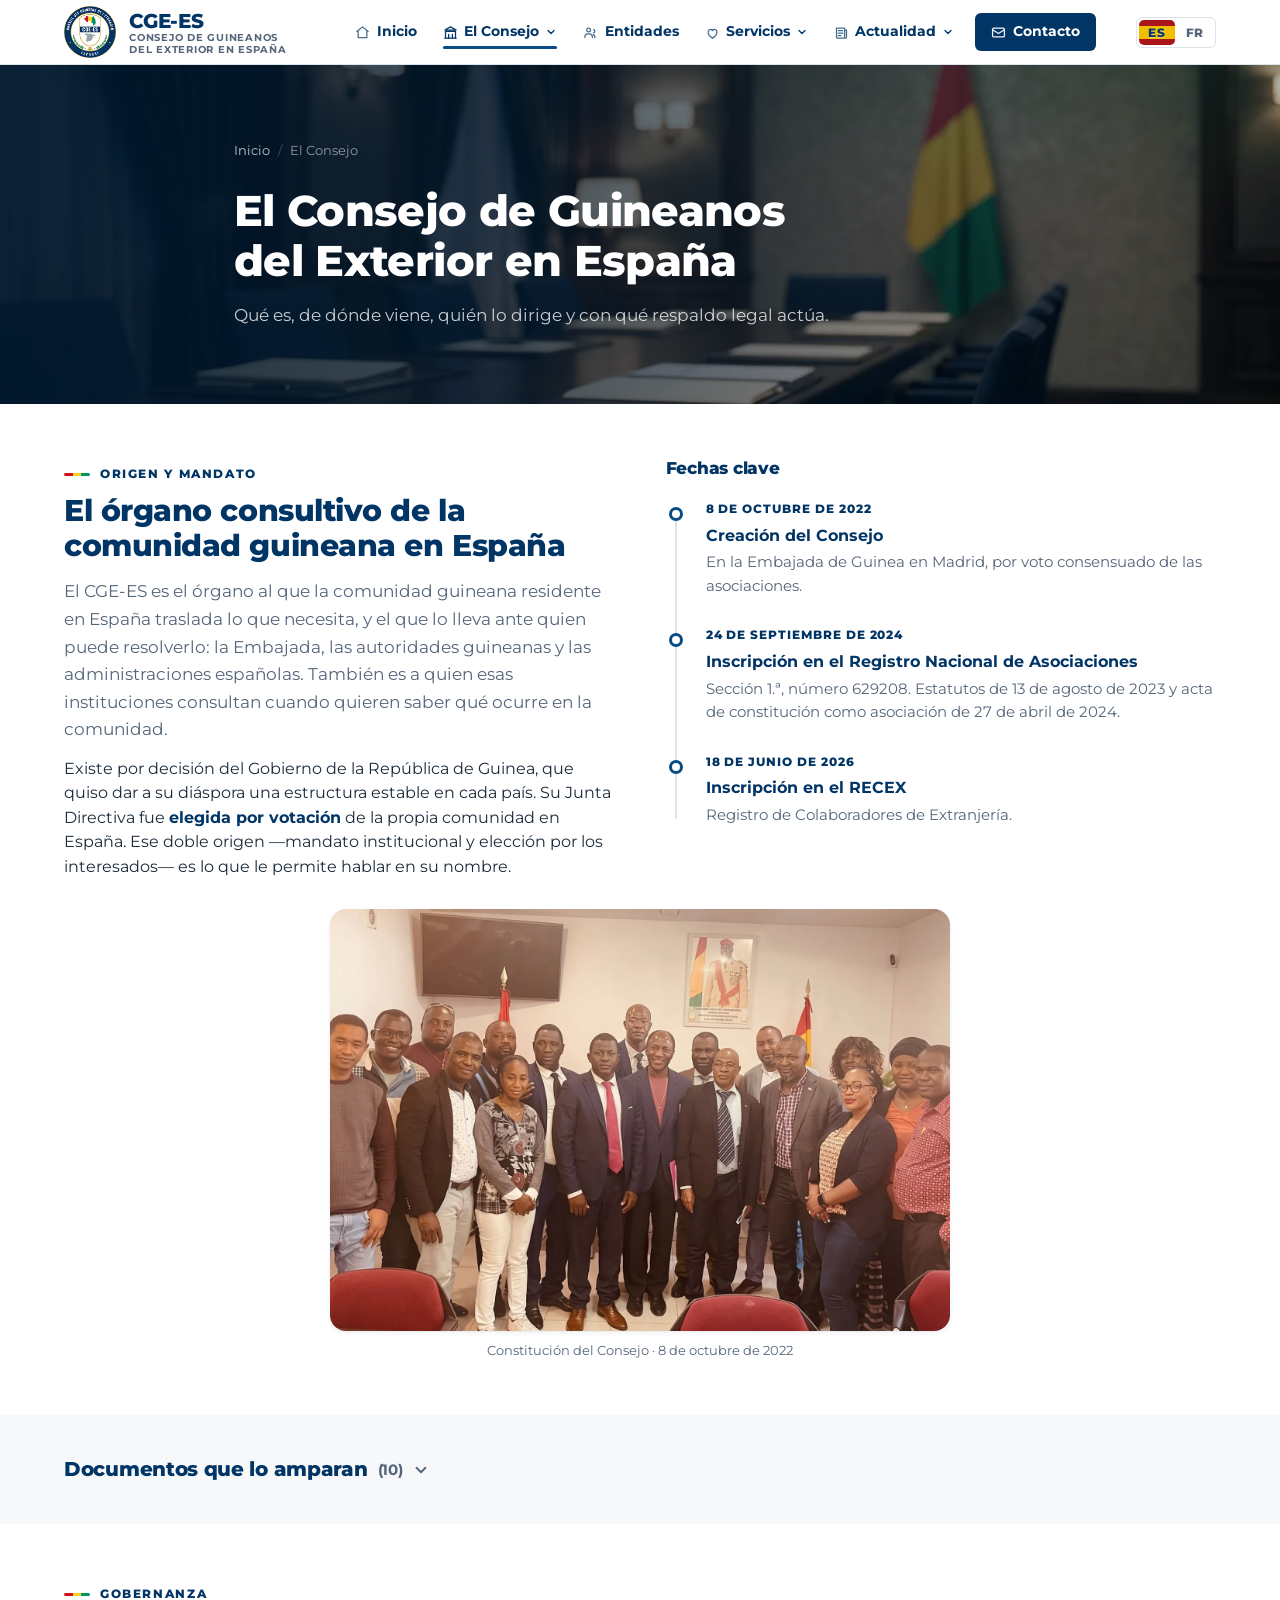
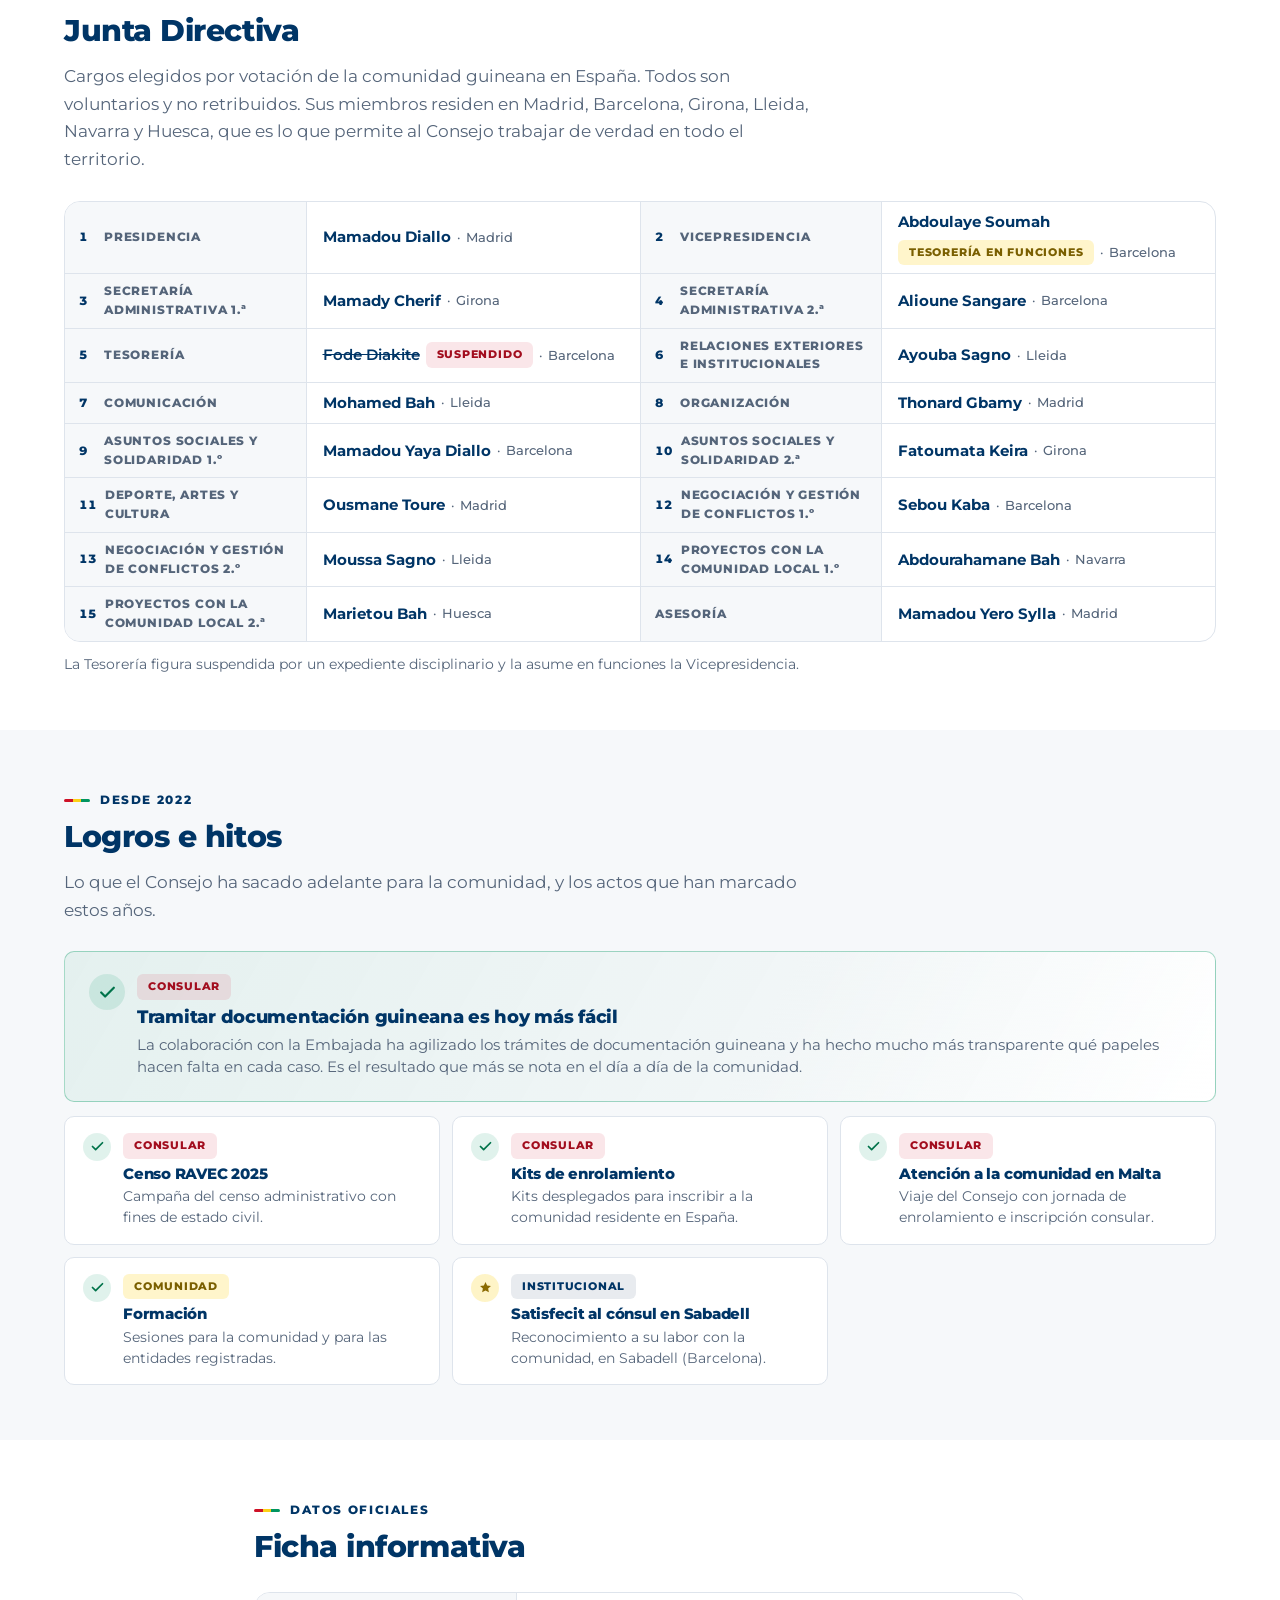
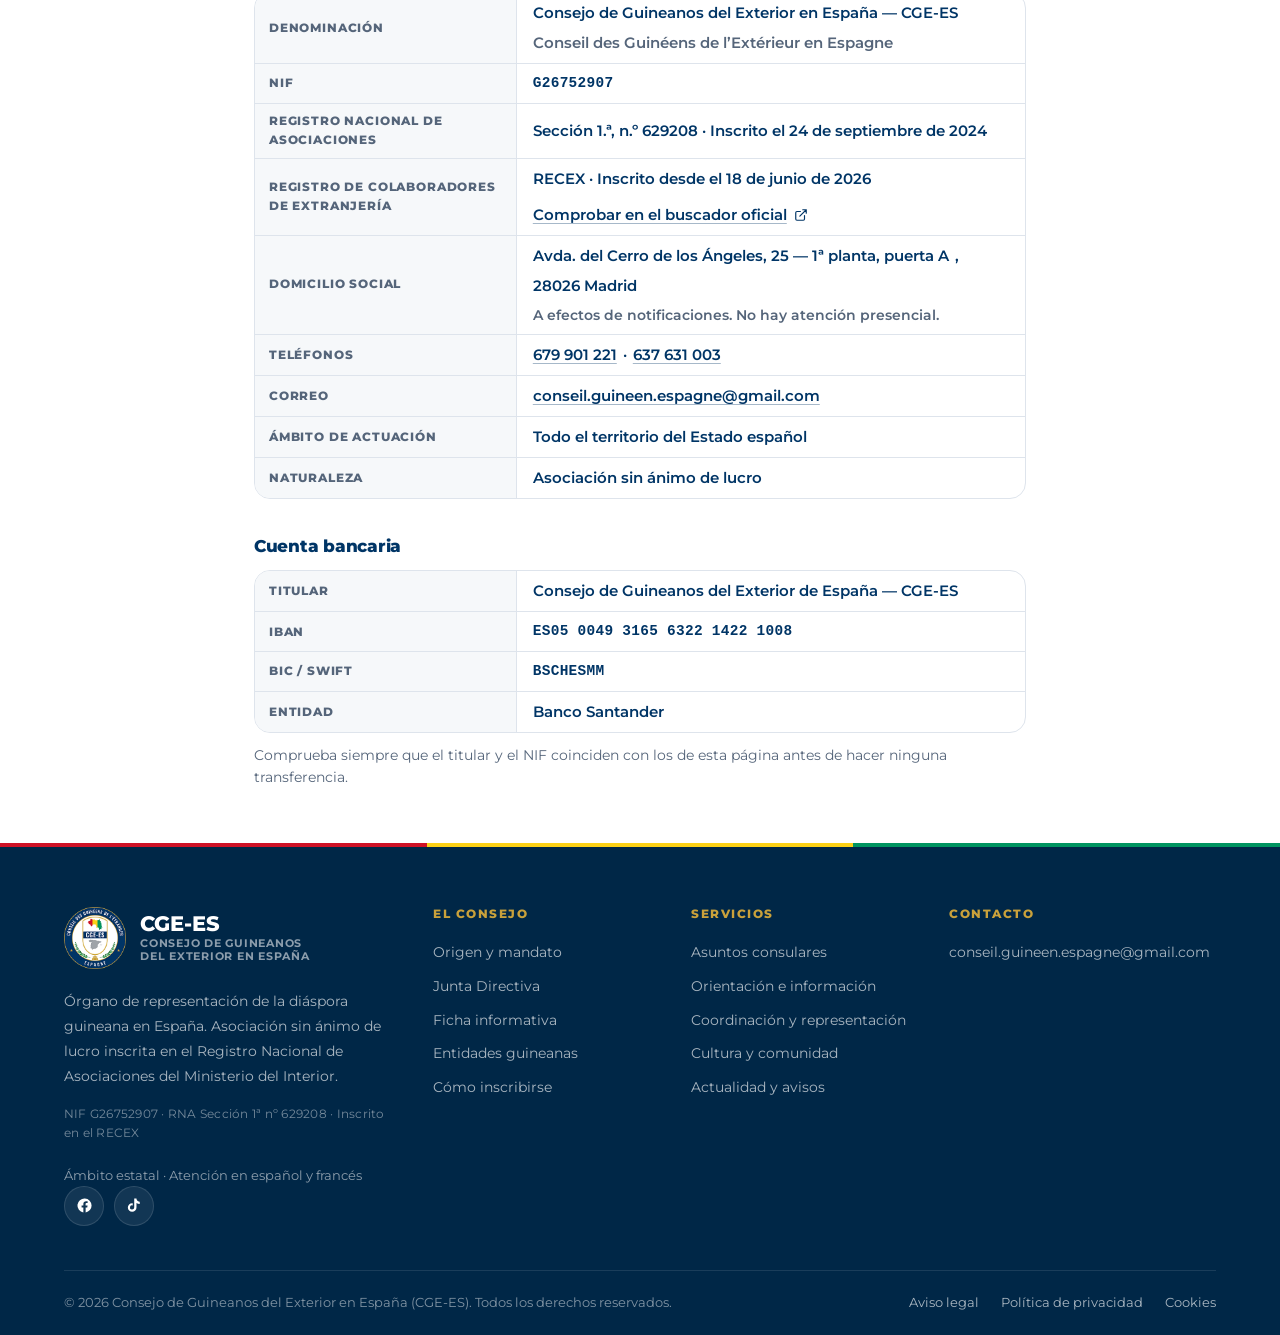
<file: quienes-somos.html>
﻿<!doctype html>
<html lang="es">
<head>
<meta charset="utf-8">
<meta name="viewport" content="width=device-width, initial-scale=1">

<title data-i18n="meta.about.t">El Consejo · CGE-ES</title>
<meta name="description" data-i18n-attr="content:meta.about.d" content="Origen, mandato, Junta Directiva y datos registrales del Consejo de Guineanos del Exterior en España (CGE-ES), inscrito en el Registro Nacional de Asociaciones con el número 629208.">

<link rel="canonical" href="https://www.cge-es.org/quienes-somos.html">

<!-- Open Graph · lo que se ve al compartir el enlace (WhatsApp,
     Facebook, LinkedIn). La imagen es 1200x630 porque es la
     proporción que esperan: con el logo cuadrado salía miniatura.
     width/height van declarados a propósito — sin ellos WhatsApp no
     sabe la forma antes de bajar la imagen y suele encoger la tarjeta. -->
<meta property="og:type" content="article">
<meta property="og:site_name" content="CGE-ES">
<meta property="og:title" content="El Consejo · CGE-ES">
<meta property="og:description" content="Origen, mandato, Junta Directiva y datos registrales del Consejo de Guineanos del Exterior en España (CGE-ES), inscrito en el Registro Nacional de Asociaciones con el número 629208.">
<meta property="og:url" content="https://www.cge-es.org/quienes-somos.html">
<meta property="og:locale" content="es_ES">
<meta property="og:locale:alternate" content="fr_FR">
<meta property="og:image" content="https://www.cge-es.org/assets/img/og-cge-es.jpg">
<meta property="og:image:secure_url" content="https://www.cge-es.org/assets/img/og-cge-es.jpg">
<meta property="og:image:type" content="image/jpeg">
<meta property="og:image:width" content="1200">
<meta property="og:image:height" content="630">
<meta property="og:image:alt" content="CGE-ES · Consejo de Guineanos del Exterior en España">
<meta name="twitter:card" content="summary_large_image">
<meta name="twitter:title" content="El Consejo · CGE-ES">
<meta name="twitter:description" content="Origen, mandato, Junta Directiva y datos registrales del Consejo de Guineanos del Exterior en España (CGE-ES), inscrito en el Registro Nacional de Asociaciones con el número 629208.">
<meta name="twitter:image" content="https://www.cge-es.org/assets/img/og-cge-es.jpg">
<link rel="alternate" hreflang="es" href="https://www.cge-es.org/quienes-somos.html?lang=es">
<link rel="alternate" hreflang="fr" href="https://www.cge-es.org/quienes-somos.html?lang=fr">

<link rel="icon" href="assets/img/favicon.png" type="image/png">
<meta name="theme-color" content="#003566">

<link rel="preconnect" href="https://fonts.googleapis.com">
<link rel="preconnect" href="https://fonts.gstatic.com" crossorigin>
<link rel="stylesheet" href="https://fonts.googleapis.com/css2?family=Montserrat:wght@400;500;600;700;800&display=swap">
<link rel="stylesheet" href="assets/css/styles.css">
</head>

<body>
<a class="saltar" href="#principal" data-i18n="a11y.saltar">Saltar al contenido principal</a>

<div id="site-header">
  <noscript>
    <div class="contenedor" style="padding:18px 24px;border-bottom:1px solid #E1E5E9">
      <strong>CGE-ES</strong> ·
      <a href="index.html">Inicio</a> · <a href="quienes-somos.html">El Consejo</a> ·
      <a href="asociaciones.html">Entidades</a> · <a href="servicios.html">Servicios</a> ·
      <a href="asuntos-consulares.html">Asuntos consulares</a> ·
      <a href="actualidad.html">Actualidad</a> · <a href="contacto.html">Contacto</a>
    </div>
  </noscript>
</div>

<main id="principal">

  <section class="hero-pagina hero-pagina--foto"
           style="background-image:url(assets/img/cabeceras/consejo.webp)">
    <div class="contenedor hero-pagina__inner">
      <ol class="migas">
        <li><a href="index.html" data-i18n="migas.inicio">Inicio</a></li>
        <li data-i18n="migas.quienes">El Consejo</li>
      </ol>
      <h1 data-i18n="about.h1">El Consejo de Guineanos del Exterior en España</h1>
      <p data-i18n="about.sub">
        Qué es, de dónde viene, quién lo dirige y con qué respaldo legal actúa.
      </p>
    </div>
  </section>

  <!-- ================= ORIGEN Y MANDATO ================= -->
  <section class="seccion" id="origen">
    <div class="contenedor">
      <div class="duo" style="align-items:start">

        <div class="revelar">
          <span class="eyebrow" data-i18n="about.org.eyebrow">Origen y mandato</span>
          <h2 data-i18n="about.orig.h2">El órgano consultivo de la comunidad guineana en España</h2>
          <p class="entradilla" data-i18n="about.orig.p1">
            El CGE-ES es el órgano al que la comunidad guineana residente en España traslada
            lo que necesita, y el que lo lleva ante quien puede resolverlo: la Embajada, las
            autoridades guineanas y las administraciones españolas. También es a quien esas
            instituciones consultan cuando quieren saber qué ocurre en la comunidad.
          </p>
          <p data-i18n="about.orig.p2">
            Existe por decisión del Gobierno de la República de Guinea, que quiso dar a su
            diáspora una estructura estable en cada país. Su Junta Directiva fue
            <strong>elegida por votación</strong> de la propia comunidad en España. Ese doble
            origen —mandato institucional y elección por los interesados— es lo que le permite
            hablar en su nombre.
          </p>

        </div>

        <div class="duo__media revelar" data-retardo="1">
          <h3 style="font-size:1.05rem;margin-bottom:22px" data-i18n="about.hitos.t">Fechas clave</h3>
          <ol class="hitos">
            <li>
              <time datetime="2022-10-08" data-i18n="about.hitos.1.f">8 de octubre de 2022</time>
              <strong data-i18n="about.hitos.1.t">Creación del Consejo</strong>
              <p data-i18n="about.hitos.1.d">En la Embajada de Guinea en Madrid, por voto consensuado de las asociaciones.</p>
            </li>
            <li>
              <time datetime="2024-09-24" data-i18n="about.hitos.2.f">24 de septiembre de 2024</time>
              <strong data-i18n="about.hitos.2.t">Inscripción en el Registro Nacional de Asociaciones</strong>
              <p data-i18n="about.hitos.2.d">Sección 1.ª, número 629208. Estatutos de 13 de agosto de 2023 y acta de constitución como asociación de 27 de abril de 2024.</p>
            </li>
            <li>
              <time datetime="2026-06-18" data-i18n="about.hitos.3.f">18 de junio de 2026</time>
              <strong data-i18n="about.hitos.3.t">Inscripción en el RECEX</strong>
              <p data-i18n="about.hitos.3.d">Registro de Colaboradores de Extranjería.</p>
            </li>
          </ol>
        </div>

      </div>

      <!-- La foto va a lo ancho y debajo de las dos columnas: es un grupo de
           veinte personas y en media columna no se les distinguiría la cara.
           Se puede ampliar en el visor por lo mismo.
           El recorte deja fuera el techo y la mesa del primer plano, pero
           respeta el retrato del presidente de la pared del fondo. -->
      <figure class="foto-ancha revelar" data-retardo="1">
        <button type="button" data-ampliar-imagen
                data-i18n-attr="aria-label:about.foto.ampliar" aria-label="Ampliar la fotografía">
          <img src="assets/img/consejo/grupo-origen.webp"
               alt="Fotografía de grupo el día de la constitución del Consejo, en una sala oficial con el retrato del presidente de la República de Guinea y banderas guineanas al fondo"
               width="1600" height="1088" loading="lazy">
        </button>
        <figcaption data-i18n="about.foto.pie">
          Constitución del Consejo · 8 de octubre de 2022
        </figcaption>
      </figure>
    </div>
  </section>

  <!-- ================= DOCUMENTOS DE ORIGEN ================= -->
  <!-- Aquí, justo debajo de las fechas clave y antes de la Junta, porque son
       los papeles que sostienen lo que se acaba de contar. Antes estaban
       plegados dentro de la primera fecha y no los veía nadie.
       Los pinta main.js desde contenido.js → documentos, los que llevan
       `origen: true`. Se abren en el visor. -->
  <section class="seccion seccion--compacta seccion--gris" id="documentos">
    <div class="contenedor">
      <!-- Plegado por defecto: son referencias administrativas y quien las
           necesita las busca. El número va en el propio resumen, que lo pone
           main.js, para que se vea que hay algo dentro. -->
      <details class="docs-plegable">
        <summary>
          <span class="docs-plegable__titulo" data-i18n="about.docs.h2">Documentos que lo amparan</span>
          <span class="docs-plegable__cuenta" data-documentos-cuenta></span>
          <svg class="docs-plegable__flecha" viewBox="0 0 24 24" fill="none" stroke="currentColor" stroke-width="2.4" stroke-linecap="round" stroke-linejoin="round" aria-hidden="true"><polyline points="6 9 12 15 18 9"/></svg>
        </summary>
        <p class="docs-plegable__intro" data-i18n="about.docs.p">
          Los diez documentos oficiales del proceso. Pulsa cualquiera para leerlo.
        </p>
        <div data-documentos></div>
      </details>
    </div>
  </section>

  <!-- ================= JUNTA DIRECTIVA ================= -->
  <section class="seccion" id="organos">
    <div class="contenedor">
      <div class="cabecera-seccion">
        <span class="eyebrow" data-i18n="about.jd.eyebrow">Gobernanza</span>
        <h2 data-i18n="about.jd.h2">Junta Directiva</h2>
        <p class="entradilla" data-i18n="about.jd.p">
          Cargos elegidos por votación de la comunidad guineana en España. Todos son
          voluntarios y no retribuidos. Sus miembros residen en Madrid, Barcelona, Girona,
          Lleida, Navarra y Huesca, que es lo que permite al Consejo trabajar de verdad en
          todo el territorio.
        </p>
      </div>

      <!-- Mismo formato que la ficha informativa del final de la página, pero
           a dos columnas: son dieciséis cargos y en una sola la página se iba
           de largo. En móvil vuelve a una columna sola.

           EL ORDEN ES EL JERÁRQUICO DE LOS ESTATUTOS y la numeración la pone
           el CSS con un contador, no está escrita a mano: si se reordena o se
           añade un cargo, los números se recolocan solos. Por eso no hay que
           tocar ningún número al editar esta lista. -->
      <dl class="ficha ficha--dos revelar">
        <div class="ficha__fila">
          <dt data-i18n="about.jd.r1">Presidencia</dt>
          <dd><strong>Mamadou Diallo</strong><span class="ficha__prov">Madrid</span></dd>
        </div>
        <div class="ficha__fila">
          <dt data-i18n="about.jd.r2">Vicepresidencia</dt>
          <dd><strong>Abdoulaye Soumah</strong> <span class="etiqueta etiqueta--oro" data-i18n="about.jd.interina">Tesorería en funciones</span><span class="ficha__prov">Barcelona</span></dd>
        </div>
        <div class="ficha__fila">
          <dt data-i18n="about.jd.r3">Secretaría administrativa 1.ª</dt>
          <dd><strong>Mamady Cherif</strong><span class="ficha__prov">Girona</span></dd>
        </div>
        <div class="ficha__fila">
          <dt data-i18n="about.jd.r4">Secretaría administrativa 2.ª</dt>
          <dd><strong>Alioune Sangare</strong><span class="ficha__prov">Barcelona</span></dd>
        </div>
        <div class="ficha__fila">
          <dt data-i18n="about.jd.r5">Tesorería</dt>
          <dd><s>Fode Diakite</s> <span class="etiqueta etiqueta--rojo" data-i18n="about.jd.suspendido">Suspendido</span><span class="ficha__prov">Barcelona</span></dd>
        </div>
        <div class="ficha__fila">
          <dt data-i18n="about.jd.r6">Relaciones exteriores e institucionales</dt>
          <dd><strong>Ayouba Sagno</strong><span class="ficha__prov">Lleida</span></dd>
        </div>
        <div class="ficha__fila">
          <dt data-i18n="about.jd.r7">Comunicación</dt>
          <dd><strong>Mohamed Bah</strong><span class="ficha__prov">Lleida</span></dd>
        </div>
        <div class="ficha__fila">
          <dt data-i18n="about.jd.r8">Organización</dt>
          <dd><strong>Thonard Gbamy</strong><span class="ficha__prov">Madrid</span></dd>
        </div>
        <div class="ficha__fila">
          <dt data-i18n="about.jd.r9">Asuntos sociales y solidaridad 1.º</dt>
          <dd><strong>Mamadou Yaya Diallo</strong><span class="ficha__prov">Barcelona</span></dd>
        </div>
        <div class="ficha__fila">
          <dt data-i18n="about.jd.r10">Asuntos sociales y solidaridad 2.ª</dt>
          <dd><strong>Fatoumata Keira</strong><span class="ficha__prov">Girona</span></dd>
        </div>
        <div class="ficha__fila">
          <dt data-i18n="about.jd.r11">Deporte, artes y cultura</dt>
          <dd><strong>Ousmane Toure</strong><span class="ficha__prov">Madrid</span></dd>
        </div>
        <div class="ficha__fila">
          <dt data-i18n="about.jd.r12">Negociación y gestión de conflictos 1.º</dt>
          <dd><strong>Sebou Kaba</strong><span class="ficha__prov">Barcelona</span></dd>
        </div>
        <div class="ficha__fila">
          <dt data-i18n="about.jd.r13">Negociación y gestión de conflictos 2.º</dt>
          <dd><strong>Moussa Sagno</strong><span class="ficha__prov">Lleida</span></dd>
        </div>
        <div class="ficha__fila">
          <dt data-i18n="about.jd.r14">Proyectos con la comunidad local 1.º</dt>
          <dd><strong>Abdourahamane Bah</strong><span class="ficha__prov">Navarra</span></dd>
        </div>
        <div class="ficha__fila">
          <dt data-i18n="about.jd.r15">Proyectos con la comunidad local 2.ª</dt>
          <dd><strong>Marietou Bah</strong><span class="ficha__prov">Huesca</span></dd>
        </div>
        <div class="ficha__fila ficha__fila--sinnumero">
          <dt data-i18n="about.jd.r16">Asesoría</dt>
          <dd><strong>Mamadou Yero Sylla</strong><span class="ficha__prov">Madrid</span></dd>
        </div>
      </dl>

      <p style="font-size:.85rem;color:var(--texto-suave);margin-top:12px" data-i18n="about.jd.nota">
        La Tesorería figura suspendida por un expediente disciplinario y la asume en funciones
        la Vicepresidencia.
      </p>

    </div>
  </section>

  <!-- ================= LOGROS ================= -->
  <section class="seccion seccion--gris" id="logros">
    <div class="contenedor">
      <div class="cabecera-seccion">
        <span class="eyebrow" data-i18n="about.logros.eyebrow">Desde 2022</span>
        <h2 data-i18n="about.logros.h2">Logros e hitos</h2>
        <p class="entradilla" data-i18n="about.logros.p">
          Lo que el Consejo ha sacado adelante para la comunidad, y los actos que han marcado
          estos años.
        </p>
      </div>

      <!-- Las fichas salen de assets/js/contenido.js, las que llevan
           tipo: 'logro'. Para mover una a Actualidad, cambia esa palabra
           por 'noticia'. -->
      <div class="logros" data-logros></div>
    </div>
  </section>

  <!-- ================= FICHA INFORMATIVA ================= -->
  <section class="seccion" id="ficha">
    <div class="contenedor contenedor--estrecho">
      <div class="cabecera-seccion">
        <span class="eyebrow" data-i18n="about.ficha.eyebrow">Datos oficiales</span>
        <h2 data-i18n="about.ficha.t">Ficha informativa</h2>
      </div>

      <dl class="ficha revelar">
        <div class="ficha__fila">
          <dt data-i18n="about.f.1">Denominación</dt>
          <dd>Consejo de Guineanos del Exterior en España — CGE-ES<br>
              <span style="color:var(--texto-suave)">Conseil des Guinéens de l’Extérieur en Espagne</span></dd>
        </div>
        <div class="ficha__fila">
          <dt data-i18n="about.f.3">NIF</dt>
          <dd><span class="mono" data-sitio="cif">G26752907</span></dd>
        </div>
        <div class="ficha__fila">
          <dt data-i18n="about.f.4">Registro Nacional de Asociaciones</dt>
          <dd data-i18n="about.f.4v">Sección 1.ª, n.º 629208 · Inscrito el 24 de septiembre de 2024</dd>
        </div>
        <div class="ficha__fila">
          <dt data-i18n="about.f.10">Registro de Colaboradores de Extranjería</dt>
          <dd>
            <span data-i18n="about.f.10v">RECEX · Inscrito desde el 18 de junio de 2026</span>
            <!-- El buscador oficial cambia de idioma: la ruta lleva /es/ o /fr/, y
                 main.js cambia el href al cambiar de idioma igual que el resto. -->
            <a class="enlace-externo" style="margin-top:6px"
               href="https://www.inclusion.gob.es/es/regularizacion/colaboradores"
               data-href-fr="https://www.inclusion.gob.es/fr/regularizacion/colaboradores"
               target="_blank" rel="noopener"><span data-i18n="about.f.10b">Comprobar en el buscador oficial</span><svg viewBox="0 0 24 24" fill="none" stroke="currentColor" stroke-width="2" stroke-linecap="round" stroke-linejoin="round"><path d="M18 13v6a2 2 0 0 1-2 2H5a2 2 0 0 1-2-2V8a2 2 0 0 1 2-2h6"/><path d="M15 3h6v6M10 14 21 3"/></svg></a>
          </dd>
        </div>
        <div class="ficha__fila">
          <dt data-i18n="about.f.7">Domicilio social</dt>
          <!-- Domicilio social y fiscal, a efectos de notificaciones. NO es
               una oficina de atención: por eso solo aparece aquí. -->
          <dd><span data-sitio="direccion">Avda. del Cerro de los Ángeles, 25 — 1.ª planta, puerta A</span>,
              <span data-sitio="cp">28026 Madrid</span><br>
              <span style="color:var(--texto-suave);font-size:.88rem" data-i18n="about.f.7nota">A efectos de notificaciones. No hay atención presencial.</span></dd>
        </div>
        <div class="ficha__fila">
          <dt data-i18n="about.f.11">Teléfonos</dt>
          <dd>
            <a data-sitio="telefono" data-sitio-attr="href:telefonoTel" data-prefijo="tel:" href="#">679 901 221</a> ·
            <a data-sitio="telefono2" data-sitio-attr="href:telefono2Tel" data-prefijo="tel:" href="#">637 631 003</a>
          </dd>
        </div>
        <div class="ficha__fila">
          <dt data-i18n="about.f.12">Correo</dt>
          <dd><a data-sitio="email" data-sitio-href="mailto:" href="#">conseil.guineen.espagne@gmail.com</a></dd>
        </div>
        <div class="ficha__fila">
          <dt data-i18n="about.f.8">Ámbito de actuación</dt>
          <dd data-i18n="about.f.8v">Todo el territorio del Estado español</dd>
        </div>
        <div class="ficha__fila">
          <dt data-i18n="about.f.9">Naturaleza</dt>
          <dd data-i18n="about.f.9v">Asociación sin ánimo de lucro</dd>
        </div>
      </dl>

      <!-- Este bloque solo aparece si hay IBAN cargado en layout.js -->
      <h3 style="font-size:1.05rem;margin:38px 0 14px" data-i18n="about.banco.t">Cuenta bancaria</h3>
      <dl class="ficha revelar" data-si-iban>
        <div class="ficha__fila">
          <dt data-i18n="cont.banco.titular">Titular</dt>
          <!-- «de España», no «en España»: es como figura en el banco y tiene
               que coincidir o la transferencia puede rebotar. -->
          <dd data-sitio="banco.titular">Consejo de Guineanos del Exterior de España — CGE-ES</dd>
        </div>
        <div class="ficha__fila">
          <dt>IBAN</dt>
          <dd><span class="mono" data-sitio="banco.iban"></span></dd>
        </div>
        <div class="ficha__fila" data-si-valor="banco.bic">
          <dt>BIC / SWIFT</dt>
          <dd><span class="mono" data-sitio="banco.bic"></span></dd>
        </div>
        <div class="ficha__fila" data-si-valor="banco.entidad">
          <dt data-i18n="cont.banco.entidad">Entidad</dt>
          <dd data-sitio="banco.entidad">Banco Santander</dd>
        </div>
      </dl>
      <p style="font-size:.85rem;color:var(--texto-suave);margin-top:12px" data-i18n="about.banco.nota">
        Comprueba siempre que el titular y el NIF coinciden con los de esta página antes de
        hacer ninguna transferencia.
      </p>
    </div>
  </section>

</main>

<div id="site-footer"></div>

<script src="assets/js/layout.js"></script>
<script src="assets/js/contenido.js"></script>
<script src="assets/js/i18n.js"></script>
<script src="assets/js/main.js"></script>
</body>
</html>
</file>
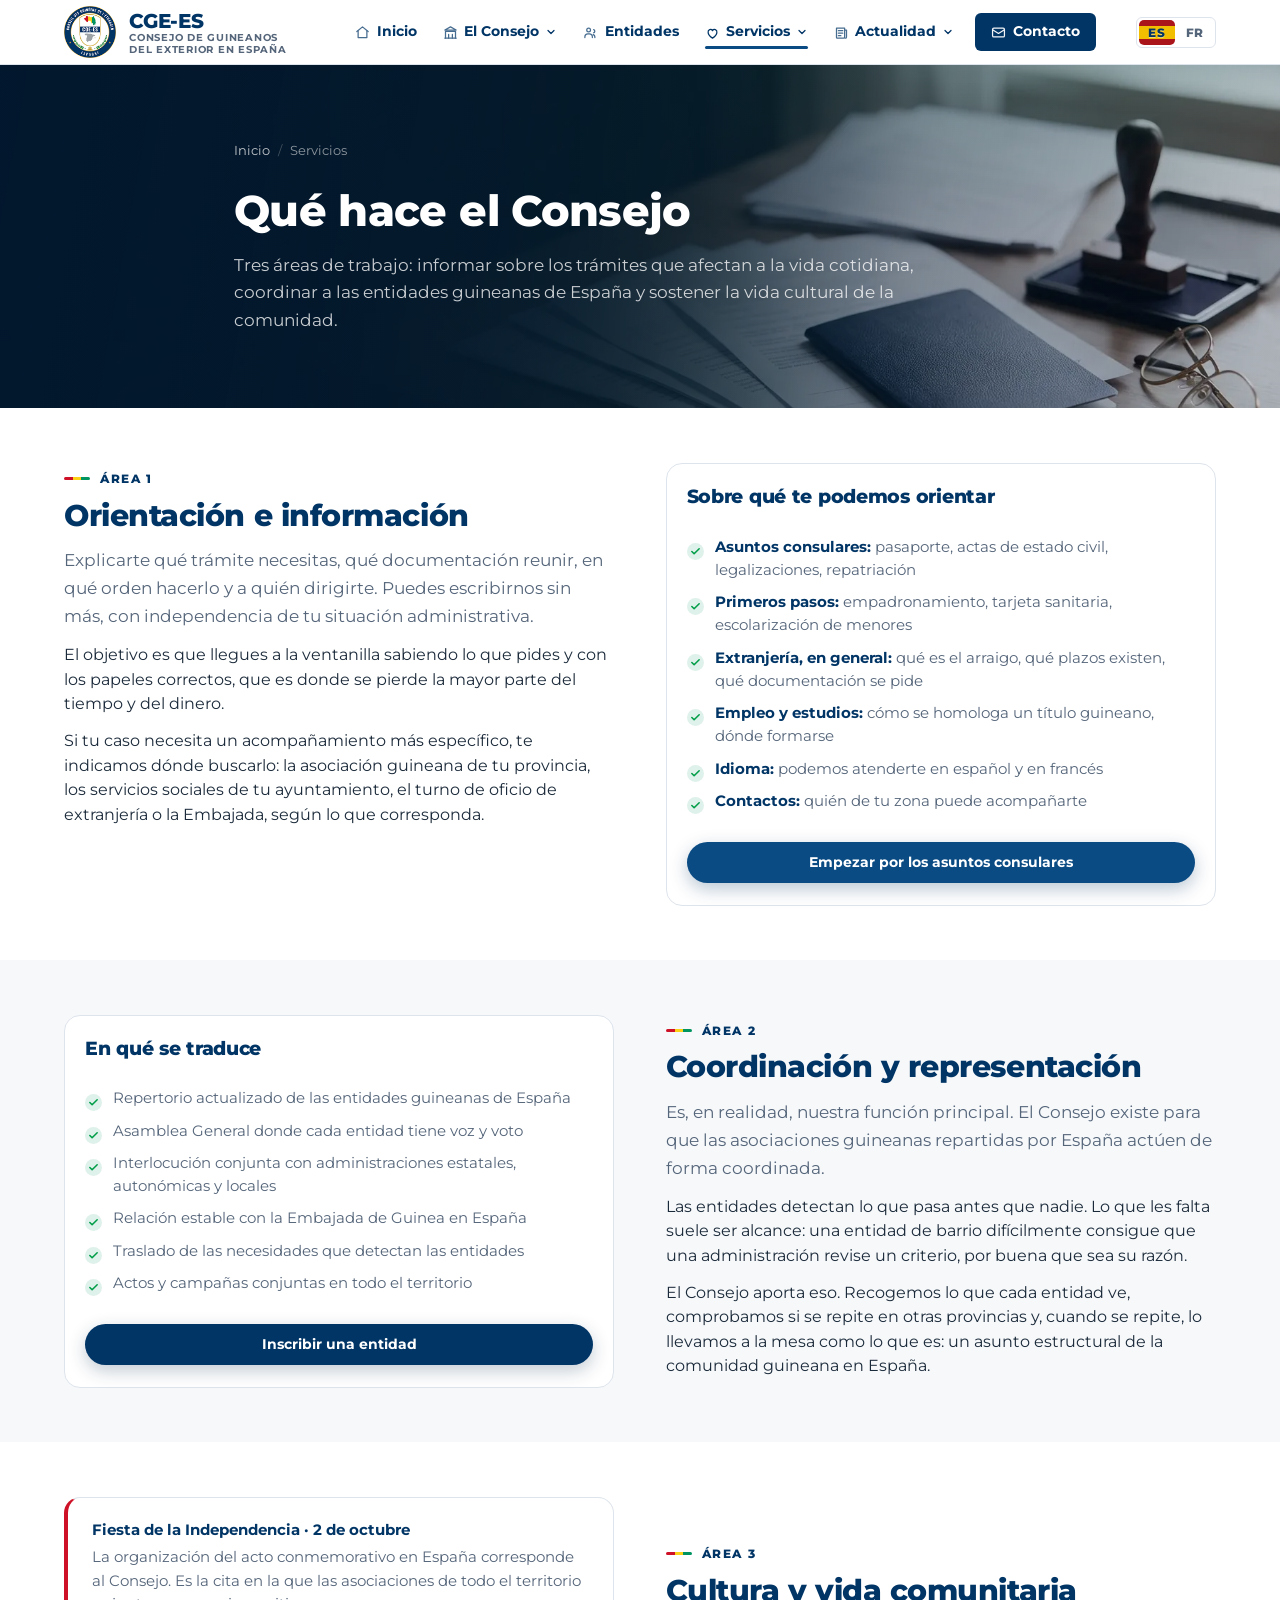
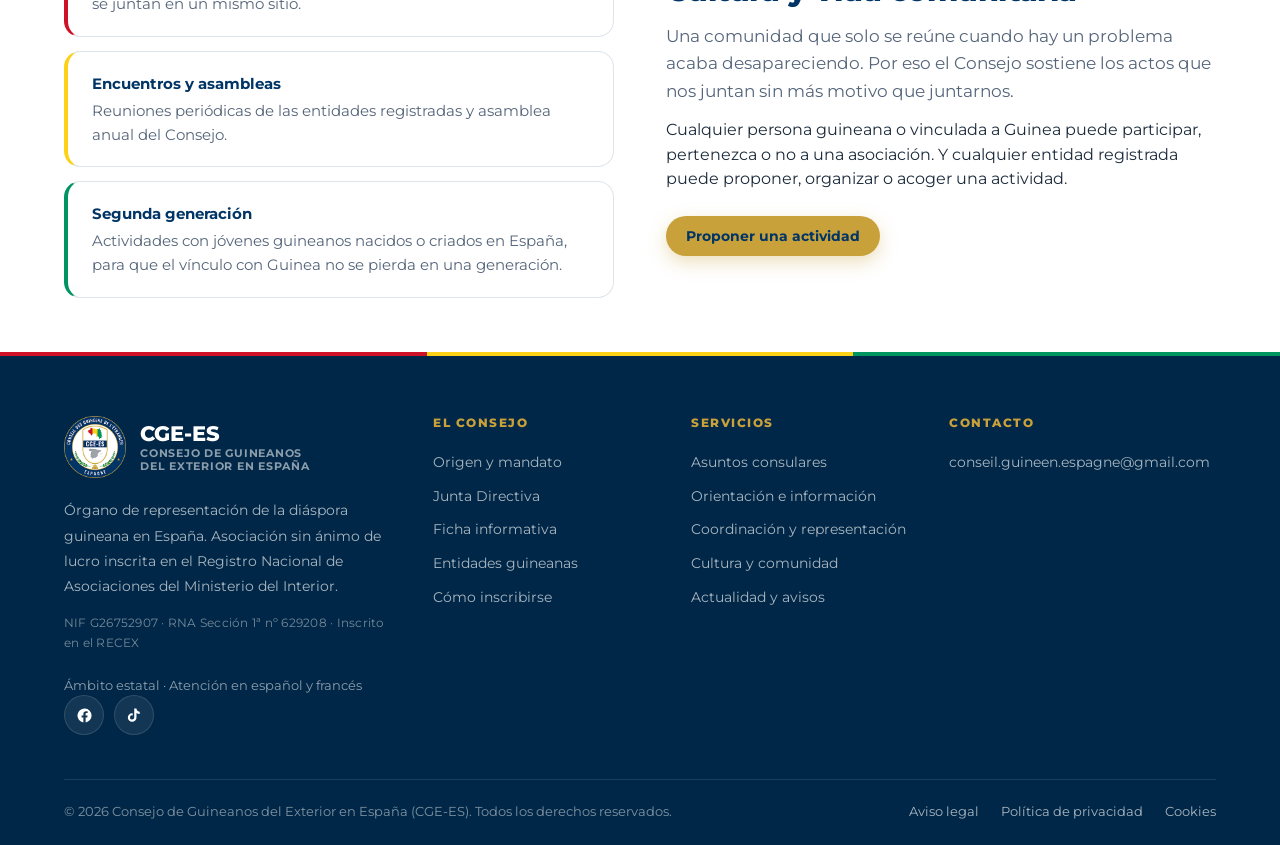
<file: servicios.html>
﻿<!doctype html>
<html lang="es">
<head>
<meta charset="utf-8">
<meta name="viewport" content="width=device-width, initial-scale=1">

<title data-i18n="meta.serv.t">Servicios · CGE-ES</title>
<meta name="description" data-i18n-attr="content:meta.serv.d" content="Orientación e información sobre trámites, coordinación y representación de las asociaciones guineanas de España, y actividades culturales de la comunidad.">

<link rel="canonical" href="https://www.cge-es.org/servicios.html">

<!-- Open Graph · lo que se ve al compartir el enlace (WhatsApp,
     Facebook, LinkedIn). La imagen es 1200x630 porque es la
     proporción que esperan: con el logo cuadrado salía miniatura.
     width/height van declarados a propósito — sin ellos WhatsApp no
     sabe la forma antes de bajar la imagen y suele encoger la tarjeta. -->
<meta property="og:type" content="article">
<meta property="og:site_name" content="CGE-ES">
<meta property="og:title" content="Servicios · CGE-ES">
<meta property="og:description" content="Orientación e información sobre trámites, coordinación y representación de las asociaciones guineanas de España, y actividades culturales de la comunidad.">
<meta property="og:url" content="https://www.cge-es.org/servicios.html">
<meta property="og:locale" content="es_ES">
<meta property="og:locale:alternate" content="fr_FR">
<meta property="og:image" content="https://www.cge-es.org/assets/img/og-cge-es.jpg">
<meta property="og:image:secure_url" content="https://www.cge-es.org/assets/img/og-cge-es.jpg">
<meta property="og:image:type" content="image/jpeg">
<meta property="og:image:width" content="1200">
<meta property="og:image:height" content="630">
<meta property="og:image:alt" content="CGE-ES · Consejo de Guineanos del Exterior en España">
<meta name="twitter:card" content="summary_large_image">
<meta name="twitter:title" content="Servicios · CGE-ES">
<meta name="twitter:description" content="Orientación e información sobre trámites, coordinación y representación de las asociaciones guineanas de España, y actividades culturales de la comunidad.">
<meta name="twitter:image" content="https://www.cge-es.org/assets/img/og-cge-es.jpg">
<link rel="alternate" hreflang="es" href="https://www.cge-es.org/servicios.html?lang=es">
<link rel="alternate" hreflang="fr" href="https://www.cge-es.org/servicios.html?lang=fr">

<link rel="icon" href="assets/img/favicon.png" type="image/png">
<meta name="theme-color" content="#003566">

<link rel="preconnect" href="https://fonts.googleapis.com">
<link rel="preconnect" href="https://fonts.gstatic.com" crossorigin>
<link rel="stylesheet" href="https://fonts.googleapis.com/css2?family=Montserrat:wght@400;500;600;700;800&display=swap">
<link rel="stylesheet" href="assets/css/styles.css">
</head>

<body>
<a class="saltar" href="#principal" data-i18n="a11y.saltar">Saltar al contenido principal</a>

<div id="site-header">
  <noscript>
    <div class="contenedor" style="padding:18px 24px;border-bottom:1px solid #E1E5E9">
      <strong>CGE-ES</strong> ·
      <a href="index.html">Inicio</a> · <a href="quienes-somos.html">El Consejo</a> ·
      <a href="asociaciones.html">Entidades</a> · <a href="servicios.html">Servicios</a> ·
      <a href="asuntos-consulares.html">Asuntos consulares</a> ·
      <a href="actualidad.html">Actualidad</a> · <a href="contacto.html">Contacto</a>
    </div>
  </noscript>
</div>

<main id="principal">

  <section class="hero-pagina hero-pagina--foto"
           style="background-image:url(assets/img/cabeceras/servicios.webp)">
    <div class="contenedor hero-pagina__inner">
      <ol class="migas">
        <li><a href="index.html" data-i18n="migas.inicio">Inicio</a></li>
        <li data-i18n="migas.servicios">Servicios</li>
      </ol>
      <h1 data-i18n="serv.h1">Qué hace el Consejo</h1>
      <p data-i18n="serv.sub">
        Tres áreas de trabajo: informar sobre los trámites que afectan a la vida cotidiana,
        coordinar a las entidades guineanas de España y sostener la vida cultural de la
        comunidad.
      </p>
    </div>
  </section>

  <!-- ================= 1. ORIENTACIÓN ================= -->
  <section class="seccion" id="orientacion">
    <div class="contenedor">
      <div class="duo" style="align-items:start">

        <div class="revelar">
          <span class="eyebrow" data-i18n="serv.1.e">Área 1</span>
          <h2 data-i18n="serv.1.h2">Orientación e información</h2>
          <p class="entradilla" data-i18n="serv.1.p1">
            Explicarte qué trámite necesitas, qué documentación reunir, en qué orden hacerlo y
            a quién dirigirte. Puedes escribirnos sin más, con independencia de tu situación
            administrativa.
          </p>
          <p data-i18n="serv.1.p2">
            El objetivo es que llegues a la ventanilla sabiendo lo que pides y con los papeles
            correctos, que es donde se pierde la mayor parte del tiempo y del dinero.
          </p>
          <p data-i18n="serv.1.p3">
            Si tu caso necesita un acompañamiento más específico, te indicamos dónde buscarlo:
            la asociación guineana de tu provincia, los servicios sociales de tu ayuntamiento,
            el turno de oficio de extranjería o la Embajada, según lo que corresponda.
          </p>
        </div>

        <div class="duo__media revelar" data-retardo="1">
          <div class="tarjeta">
            <h3 data-i18n="serv.1.q">Sobre qué te podemos orientar</h3>
            <ul class="lista-check">
              <li data-i18n="serv.1.l1"><strong>Asuntos consulares:</strong> pasaporte, actas de estado civil, legalizaciones, repatriación</li>
              <li data-i18n="serv.1.l2"><strong>Primeros pasos:</strong> empadronamiento, tarjeta sanitaria, escolarización de menores</li>
              <li data-i18n="serv.1.l3"><strong>Extranjería, en general:</strong> qué es el arraigo, qué plazos existen, qué documentación se pide</li>
              <li data-i18n="serv.1.l4"><strong>Empleo y estudios:</strong> cómo se homologa un título guineano, dónde formarse</li>
              <li data-i18n="serv.1.l5"><strong>Idioma:</strong> podemos atenderte en español y en francés</li>
              <li data-i18n="serv.1.l6"><strong>Contactos:</strong> quién de tu zona puede acompañarte</li>
            </ul>
            <div class="tarjeta__pie">
              <a class="btn btn--primario btn--sm btn--bloque" href="asuntos-consulares.html" data-i18n="serv.1.cta">Empezar por los asuntos consulares</a>
            </div>
          </div>
        </div>

      </div>
    </div>
  </section>

  <!-- ================= 2. COORDINACIÓN ================= -->
  <section class="seccion seccion--gris" id="coordinacion">
    <div class="contenedor">
      <div class="duo duo--invertido" style="align-items:start">

        <div class="duo__media revelar">
          <div class="tarjeta">
            <h3 data-i18n="serv.2.q">En qué se traduce</h3>
            <ul class="lista-check">
              <li data-i18n="serv.2.l1">Repertorio actualizado de las entidades guineanas de España</li>
              <li data-i18n="serv.2.l2">Asamblea General donde cada entidad tiene voz y voto</li>
              <li data-i18n="serv.2.l3">Interlocución conjunta con administraciones estatales, autonómicas y locales</li>
              <li data-i18n="serv.2.l4">Relación estable con la Embajada de Guinea en España</li>
              <li data-i18n="serv.2.l5">Traslado de las necesidades que detectan las entidades</li>
              <li data-i18n="serv.2.l6">Actos y campañas conjuntas en todo el territorio</li>
            </ul>
            <div class="tarjeta__pie">
              <a class="btn btn--navy btn--sm btn--bloque" href="contacto.html" data-i18n="serv.2.cta">Inscribir una entidad</a>
            </div>
          </div>
        </div>

        <div class="revelar" data-retardo="1">
          <span class="eyebrow" data-i18n="serv.2.e">Área 2</span>
          <h2 data-i18n="serv.2.h2">Coordinación y representación</h2>
          <p class="entradilla" data-i18n="serv.2.p1">
            Es, en realidad, nuestra función principal. El Consejo existe para que las
            asociaciones guineanas repartidas por España actúen de forma coordinada.
          </p>
          <p data-i18n="serv.2.p2">
            Las entidades detectan lo que pasa antes que nadie. Lo que les falta suele ser
            alcance: una entidad de barrio difícilmente consigue que una administración revise
            un criterio, por buena que sea su razón.
          </p>
          <p data-i18n="serv.2.p3">
            El Consejo aporta eso. Recogemos lo que cada entidad ve, comprobamos si se repite
            en otras provincias y, cuando se repite, lo llevamos a la mesa como lo que es: un
            asunto estructural de la comunidad guineana en España.
          </p>
        </div>

      </div>
    </div>
  </section>

  <!-- ================= 3. COMUNIDAD ================= -->
  <section class="seccion" id="comunidad">
    <div class="contenedor">
      <div class="duo duo--invertido" style="align-items:center">

        <div class="duo__media revelar">
          <div class="rejilla" style="gap:14px">
            <div class="franja-aviso" style="border-left:4px solid var(--rojo)">
              <p>
                <strong data-i18n="serv.4.a1.t">Fiesta de la Independencia · 2 de octubre</strong>
                <span data-i18n="serv.4.a1.p">La organización del acto conmemorativo en España corresponde al Consejo. Es la cita en la que las asociaciones de todo el territorio se juntan en un mismo sitio.</span>
              </p>
            </div>
            <div class="franja-aviso" style="border-left:4px solid var(--amarillo)">
              <p>
                <strong data-i18n="serv.4.a2.t">Encuentros y asambleas</strong>
                <span data-i18n="serv.4.a2.p">Reuniones periódicas de las entidades registradas y asamblea anual del Consejo.</span>
              </p>
            </div>
            <div class="franja-aviso" style="border-left:4px solid var(--verde)">
              <p>
                <strong data-i18n="serv.4.a3.t">Segunda generación</strong>
                <span data-i18n="serv.4.a3.p">Actividades con jóvenes guineanos nacidos o criados en España, para que el vínculo con Guinea no se pierda en una generación.</span>
              </p>
            </div>
          </div>
        </div>

        <div class="revelar" data-retardo="1">
          <span class="eyebrow" data-i18n="serv.4.e">Área 3</span>
          <h2 data-i18n="serv.4.h2">Cultura y vida comunitaria</h2>
          <p class="entradilla" data-i18n="serv.4.p1">
            Una comunidad que solo se reúne cuando hay un problema acaba desapareciendo. Por eso
            el Consejo sostiene los actos que nos juntan sin más motivo que juntarnos.
          </p>
          <p data-i18n="serv.4.p2">
            Cualquier persona guineana o vinculada a Guinea puede participar, pertenezca o no a
            una asociación. Y cualquier entidad registrada puede proponer, organizar o acoger
            una actividad.
          </p>
          <div style="margin-top:24px">
            <a class="btn btn--oro btn--sm" href="contacto.html" data-i18n="serv.4.cta">Proponer una actividad</a>
          </div>
        </div>

      </div>
    </div>
  </section>

</main>

<div id="site-footer"></div>

<script src="assets/js/layout.js"></script>
<script src="assets/js/contenido.js"></script>
<script src="assets/js/i18n.js"></script>
<script src="assets/js/main.js"></script>
</body>
</html>
</file>
<file: assets/css/styles.css>
/* ==========================================================================
   CGE-ES — Consejo de Guineanos del Exterior en España
   Hoja de estilos principal
   Paleta y tipografía tomadas del manual de identidad de la entidad.
   ========================================================================== */

/* --------------------------------------------------------------------------
   1. Tokens de diseño
   -------------------------------------------------------------------------- */
:root {
  /* Colores de marca.
     ─────────────────────────────────────────────────────────────────
     Son los seis de la carta gráfica del logo (octubre de 2026), tal
     cual. No inventar tonos nuevos: si hace falta un intermedio, se
     saca de estos.

       Azul CGE-ES  #003566      Rojo     #CE1126
       Dorado       #C9A13B      Amarillo #FCD116
       Verde        #009460      Gris     #9EA3A8

     El azul es el institucional y el que manda: es el del aro del
     emblema. El dorado son los filetes, y SOLO vale sobre fondo
     oscuro: sobre blanco da 2,6:1 de contraste y no se puede leer.
     El verde ya no es el color de interacción de la web —ahora lo es
     el azul—; se queda para la bandera y para lo que significa
     «conseguido». */
  --rojo:        #CE1126;
  --rojo-osc:    #A20D1E;
  --amarillo:    #FCD116;
  --amarillo-osc:#D9B00A;
  --verde:       #009460;
  --verde-osc:   #00734A;
  --oro:         #C9A13B;
  --oro-osc:     #A5822C;
  --oro-claro:   #D9B65F;
  --gris-mapa:   #9EA3A8;

  /* El azul de la carta y su escala. Siguen llamándose «navy» porque es
     lo que son, un azul marino, y así no hay que tocar las 74 reglas
     que ya los usaban. */
  --navy:        #003566;
  --navy-900:    #002747;
  --navy-800:    #003056;
  --navy-700:    #0A4B84;
  --navy-600:    #1C5E96;

  /* Neutros, girados un poco hacia el azul para que no desentonen */
  --gris:        #E4E8ED;
  --gris-50:     #F6F8FA;
  --gris-100:    #EDF1F5;
  --gris-200:    #DEE4EC;
  --gris-300:    #C3CEDA;

  /* Texto */
  --texto:       #1B2A3A;
  --texto-suave: #55657A;
  --texto-inv:   #FFFFFF;
  --blanco:      #FFFFFF;

  /* Formas */
  --radio:       16px;
  --radio-sm:    10px;
  --radio-xs:    6px;
  --radio-full:  999px;

  /* Sombras */
  --sombra-sm:   0 1px 2px rgba(0,40,76,.06), 0 2px 6px rgba(0,40,76,.05);
  --sombra:      0 1px 2px rgba(0,40,76,.05), 0 10px 28px rgba(0,40,76,.09);
  --sombra-lg:   0 2px 4px rgba(0,40,76,.05), 0 24px 56px rgba(0,40,76,.14);

  /* Layout */
  --contenedor:  1200px;
  --contenedor-estrecho: 820px;
  --gutter:      24px;
  --alto-header: 64px;

  /* Tipografía */
  --fuente: "Montserrat", "Segoe UI", "Trebuchet MS", system-ui, -apple-system, Arial, sans-serif;

  /* Transiciones */
  --t-rapida: 160ms cubic-bezier(.4,0,.2,1);
  --t:        260ms cubic-bezier(.4,0,.2,1);
}

/* --------------------------------------------------------------------------
   2. Reset y base
   -------------------------------------------------------------------------- */
*, *::before, *::after { box-sizing: border-box; }

/* `hidden` debe ganar siempre, incluso sobre display:grid o flex */
[hidden] { display: none !important; }

html {
  scroll-behavior: smooth;
  scroll-padding-top: calc(var(--alto-header) + 20px);
  -webkit-text-size-adjust: 100%;
  /* Evita el scroll horizontal que provocaría el menú lateral cerrado.
     `clip` no crea contexto de scroll, así que no rompe position:sticky. */
  overflow-x: clip;
}

body {
  margin: 0;
  font-family: var(--fuente);
  font-size: 15.5px;
  line-height: 1.58;
  color: var(--texto);
  background: var(--blanco);
  -webkit-font-smoothing: antialiased;
  -moz-osx-font-smoothing: grayscale;
  /* Ojo: no poner aquí overflow-x. Combinado con el `overflow-x: clip` del
     <html> convierte al body en contenedor de scroll y la cabecera sticky
     deja de quedarse fija. El recorte horizontal ya lo hace el <html>. */
}

body.nav-abierto { overflow: hidden; }

img, svg, video { max-width: 100%; height: auto; display: block; }

h1, h2, h3, h4, h5 {
  margin: 0 0 .45em;
  font-weight: 800;
  line-height: 1.16;
  letter-spacing: -.015em;
  color: var(--navy);
  text-wrap: balance;
}

h1 { font-size: clamp(1.8rem, 1.2rem + 2vw, 2.7rem); }
h2 { font-size: clamp(1.35rem, 1.05rem + 1.15vw, 1.9rem); }
h3 { font-size: clamp(1.02rem, .96rem + .35vw, 1.18rem); }
h4 { font-size: .98rem; }

p  { margin: 0 0 .8em; }
p:last-child, ul:last-child, ol:last-child { margin-bottom: 0; }

a {
  color: var(--navy);
  text-decoration-color: color-mix(in srgb, var(--navy) 35%, transparent);
  text-underline-offset: 3px;
  transition: color var(--t-rapida);
}
a:hover { color: var(--navy-700); }

ul, ol { padding-left: 1.15em; margin: 0 0 1.1em; }
li { margin-bottom: .4em; }

strong, b { font-weight: 700; color: var(--navy); }

hr { border: 0; border-top: 1px solid var(--gris-200); margin: 2.5rem 0; }

/* El anillo de foco va en azul, que sobre blanco da 12:1. Antes iba en
   amarillo y sobre blanco se quedaba en 1,47:1: estaba ahí, pero no se
   veía, que para un indicador de foco es lo mismo que no estar.

   Sobre fondo oscuro el azul desaparecería, así que ahí sí va el
   amarillo, que sobre el azul da 8,4:1. */
:focus-visible {
  outline: 3px solid var(--navy);
  outline-offset: 3px;
  border-radius: 3px;
}
.hero :focus-visible,
.hero-pagina :focus-visible,
.pie :focus-visible,
.consular__panel :focus-visible,
.visor :focus-visible {
  outline-color: var(--amarillo);
}

::selection { background: var(--amarillo); color: var(--navy); }

/* Enlace de salto para accesibilidad */
.saltar {
  position: absolute; left: 12px; top: -80px;
  z-index: 2000;
  background: var(--navy); color: #fff;
  padding: 12px 20px; border-radius: 0 0 var(--radio-sm) var(--radio-sm);
  font-weight: 700; text-decoration: none;
  transition: top var(--t);
}
.saltar:focus { top: 0; color: #fff; }

/* --------------------------------------------------------------------------
   3. Utilidades de layout
   -------------------------------------------------------------------------- */
.contenedor {
  width: 100%;
  max-width: var(--contenedor);
  margin-inline: auto;
  padding-inline: var(--gutter);
}
.contenedor--estrecho { max-width: var(--contenedor-estrecho); }

.seccion { padding-block: clamp(38px, 2.4vw + 24px, 60px); }
.seccion--compacta { padding-block: clamp(28px, 1.6vw + 18px, 42px); }
.seccion--gris { background: var(--gris-50); }
.seccion--navy { background: var(--navy); color: rgba(255,255,255,.82); }
.seccion--navy h2, .seccion--navy h3 { color: #fff; }
/* …salvo dentro de una tarjeta blanca, donde quedaría invisible. */
.seccion--navy .tarjeta h3, .seccion--navy .panel-nota strong { color: var(--navy); }

.cabecera-seccion { max-width: 760px; margin-bottom: 28px; }
.cabecera-seccion--centro { margin-inline: auto; text-align: center; }

.eyebrow {
  display: inline-flex; align-items: center; gap: 10px;
  font-size: .78rem; font-weight: 800;
  letter-spacing: .13em; text-transform: uppercase;
  color: var(--navy);
  margin-bottom: 9px;
}
.eyebrow::before {
  content: ""; width: 26px; height: 3px; border-radius: 2px;
  background: linear-gradient(90deg, var(--rojo) 0 33%, var(--amarillo) 33% 66%, var(--verde) 66% 100%);
}
.cabecera-seccion--centro .eyebrow::before { display: none; }
.seccion--navy .eyebrow { color: var(--amarillo); }

.entradilla {
  font-size: clamp(.98rem, .94rem + .2vw, 1.08rem);
  color: var(--texto-suave);
  line-height: 1.6;
}
.seccion--navy .entradilla { color: rgba(255,255,255,.78); }

.rejilla { display: grid; gap: 18px; }
.rejilla--2 { grid-template-columns: repeat(2, 1fr); }
.rejilla--3 { grid-template-columns: repeat(3, 1fr); }
.rejilla--4 { grid-template-columns: repeat(4, 1fr); }

/* Impide que un contenido ancho (una tabla, un botón largo, una imagen)
   ensanche su columna y desborde la pantalla en móvil. */
.rejilla > *, .duo > *, .pasos > *, .cifras > *, .hero__rejilla > * { min-width: 0; }

.tricolor {
  height: 4px; width: 100%;
  background: linear-gradient(90deg, var(--rojo) 0 33.33%, var(--amarillo) 33.33% 66.66%, var(--verde) 66.66% 100%);
}

.texto-centro { text-align: center; }

/* --------------------------------------------------------------------------
   4. Botones
   -------------------------------------------------------------------------- */
.btn {
  display: inline-flex; align-items: center; justify-content: center; gap: 10px;
  padding: 14px 26px;
  font-family: inherit; font-size: .95rem; font-weight: 700;
  line-height: 1.2;
  border: 2px solid transparent;
  border-radius: var(--radio-full);
  cursor: pointer;
  text-decoration: none;
  transition: background var(--t-rapida), color var(--t-rapida), border-color var(--t-rapida), transform var(--t-rapida), box-shadow var(--t-rapida);
  white-space: nowrap;
}
.btn:hover { transform: translateY(-2px); }
.btn:active { transform: translateY(0); }
.btn svg { width: 18px; height: 18px; flex-shrink: 0; }

.btn--primario { background: var(--navy-700); color: #fff; box-shadow: 0 6px 18px rgba(0,53,102,.28); }
.btn--primario:hover { background: var(--navy); color: #fff; box-shadow: 0 10px 26px rgba(0,53,102,.34); }

.btn--navy { background: var(--navy); color: #fff; box-shadow: 0 6px 18px rgba(0,40,76,.24); }
.btn--navy:hover { background: var(--navy-900); color: #fff; }

.btn--contorno { border-color: var(--gris-300); color: var(--navy); background: transparent; }
.btn--contorno:hover { border-color: var(--navy); color: var(--navy); background: var(--gris-50); }

.btn--claro { background: rgba(255,255,255,.1); color: #fff; border-color: rgba(255,255,255,.4); }
.btn--claro:hover { background: #fff; color: var(--navy); border-color: #fff; }

/* El dorado de la carta con el texto en azul da 5,1:1, que pasa de
   sobra; con el texto en blanco daría 2,4:1 y no se leería. */
.btn--oro { background: var(--oro); color: var(--navy); box-shadow: 0 6px 18px rgba(201,161,59,.34); }
/* Al pasar el ratón el dorado se ACLARA, no se oscurece: con el dorado
   oscuro de la paleta el texto azul se quedaba en 3,4:1 y no llegaba.
   Aclarando sube a 6,3:1. El dorado oscuro vale para filetes y bordes,
   no para fondos con texto encima. */
.btn--oro:hover { background: var(--oro-claro); color: var(--navy); }

.btn--bloque { width: 100%; white-space: normal; text-align: center; }
.btn--sm { padding: 10px 18px; font-size: .86rem; }

.enlace-flecha {
  display: inline-flex; align-items: center; gap: 8px;
  font-weight: 700; font-size: .92rem;
  text-decoration: none;
  color: var(--navy);
}
.enlace-flecha svg { width: 16px; height: 16px; transition: transform var(--t-rapida); }
.enlace-flecha:hover svg { transform: translateX(4px); }

/* --------------------------------------------------------------------------
   5. Etiquetas / distintivos
   -------------------------------------------------------------------------- */
.distintivo {
  display: inline-flex; align-items: center; gap: 9px;
  padding: 7px 15px 7px 11px;
  border-radius: var(--radio-full);
  font-size: .78rem; font-weight: 700;
  letter-spacing: .01em;
  background: var(--gris-100); color: var(--navy);
}
.distintivo svg { width: 15px; height: 15px; }
.distintivo--acreditado { background: rgba(0,148,96,.12); color: var(--verde-osc); }
.distintivo--claro { background: rgba(255,255,255,.13); color: #fff; border: 1px solid rgba(255,255,255,.22); }
.distintivo--oro { background: rgba(252,209,22,.18); color: #7a5f00; }

.etiqueta {
  display: inline-block;
  padding: 4px 11px;
  border-radius: var(--radio-xs);
  font-size: .7rem; font-weight: 800;
  letter-spacing: .07em; text-transform: uppercase;
  background: var(--gris-100); color: var(--texto-suave);
}
.etiqueta--verde { background: rgba(0,148,96,.12); color: var(--verde-osc); }
.etiqueta--rojo  { background: rgba(206,17,38,.1);  color: var(--rojo-osc); }
.etiqueta--oro   { background: rgba(252,209,22,.22); color: #7a5f00; }
.etiqueta--navy  { background: rgba(0,40,76,.09);  color: var(--navy); }

/* --------------------------------------------------------------------------
   6. Cabecera / navegación
   -------------------------------------------------------------------------- */
/* Ya no hay banda oscura sobre la cabecera. El correo y el domicilio estaban
   ahí y se han quitado: el correo está en Contacto y en el pie, y el domicilio
   solo debe aparecer en la ficha informativa, etiquetado como domicilio
   social, porque no es una oficina de atención al público. */

/* Selector de idioma. Vive en la barra blanca, así que va en tonos oscuros. */
.selector-idioma {
  display: flex; align-items: center; gap: 2px;
  border: 1px solid var(--gris-200); border-radius: var(--radio-xs);
  padding: 2px;
}
.selector-idioma__btn {
  background: none; border: 0;
  color: var(--texto-suave);
  font-family: inherit; font-size: .76rem; font-weight: 800;
  letter-spacing: .06em;
  padding: 5px 9px; border-radius: 5px;
  cursor: pointer;
  transition: color var(--t-rapida), background var(--t-rapida);
}
.selector-idioma__btn:hover { color: var(--navy); background: var(--gris-100); }
/* El botón del idioma activo lleva los colores de su bandera: ver más abajo. */

/* El contenedor que rellena layout.js no debe formar caja propia: si la forma,
   la cabecera sticky queda atrapada dentro de sus 115 px y se despega al bajar. */
#site-header { display: contents; }

.cabecera {
  position: sticky; top: 0; z-index: 1000;
  background: #fff;
  border-bottom: 1px solid var(--gris-200);
  transition: box-shadow var(--t);

  /* NO poner aquí backdrop-filter, filter, transform, contain ni will-change.
     Cualquiera de ellos convierte la cabecera en bloque contenedor de sus
     hijos `position: fixed`, y el menú lateral de móvil es uno de ellos: se
     anclaba a la cabecera, acababa fuera de la pantalla y con 70 px de alto.
     Se abría, pero no se veía nada. Ese fue el bug del menú de móvil. */
}
.cabecera.esta-fija { box-shadow: 0 4px 24px rgba(0,40,76,.09); }

.cabecera__inner {
  display: flex; align-items: center; justify-content: space-between;
  gap: 20px; min-height: var(--alto-header);
}

.marca { display: flex; align-items: center; gap: 13px; text-decoration: none; flex-shrink: 0; }
/* El emblema es cuadrado, así que medida cuadrada. 52 px es lo que cabe
   en los 64 de la cabecera dejando aire arriba y abajo. */
.marca__escudo { width: 52px; height: 52px; flex-shrink: 0; }
.marca__texto { display: flex; flex-direction: column; line-height: 1.15; }
.marca__sigla {
  font-size: 1.28rem; font-weight: 800; color: var(--navy);
  letter-spacing: -.01em;
}
.marca__nombre {
  font-size: .63rem; font-weight: 700; text-transform: uppercase;
  letter-spacing: .075em; color: var(--texto-suave);
  max-width: 25ch;
}

.cabecera__acciones { display: flex; align-items: center; gap: 12px; flex-shrink: 0; }

.nav { display: flex; align-items: center; gap: 4px; }

.nav__enlace {
  position: relative;
  display: block;
  padding: 8px 11px;
  font-size: .85rem; font-weight: 700;
  color: var(--navy);
  text-decoration: none;
  border-radius: var(--radio-sm);
  transition: color var(--t-rapida), background var(--t-rapida);
}
.nav__enlace:hover { background: var(--gris-100); color: var(--navy); }
.nav__enlace[aria-current="page"] { color: var(--navy); }
.nav__enlace[aria-current="page"]::after {
  content: ""; position: absolute; left: 11px; right: 11px; bottom: 2px;
  height: 3px; border-radius: 2px; background: var(--navy-700);
}
.nav__enlace--icono { display: flex; align-items: center; gap: 7px; }
.nav__icono { width: 15px; height: 15px; flex-shrink: 0; opacity: .72; }
.nav__enlace[aria-current="page"] .nav__icono { opacity: 1; }

/* Contacto va resaltado como botón en escritorio. En el cajón de móvil se
   anula (ver responsive) y vuelve a ser una fila normal del menú.

   OJO: este bloque tiene que ir DESPUÉS de las reglas de `.nav__enlace`.
   Las dos reglas de [aria-current="page"] tienen la misma especificidad, así
   que gana la última del archivo. Cuando estaba antes, en la propia página de
   Contacto el texto se volvía verde sobre el fondo verde del botón y
   desaparecía. */
.nav__enlace--destacado {
  background: var(--navy); color: #fff;
  border-radius: var(--radio-xs);
  padding-left: 16px; padding-right: 16px;
  margin-left: 6px;
}
.nav__enlace--destacado:hover,
.nav__enlace--destacado:focus-visible { background: var(--navy-700); color: #fff; }
.nav__enlace--destacado[aria-current="page"] { color: #fff; }
.nav__enlace--destacado[aria-current="page"]::after { display: none; }
.nav__enlace--destacado .nav__icono { opacity: .95; }

.nav__item { position: relative; }
.nav__item--desplegable > .nav__enlace { display: flex; align-items: center; gap: 6px; }
.nav__caret { width: 12px; height: 12px; transition: transform var(--t-rapida); }
.nav__item--desplegable:hover .nav__caret,
.nav__item--desplegable:focus-within .nav__caret { transform: rotate(180deg); }

.submenu {
  position: absolute; top: calc(100% + 6px); left: 0;
  min-width: 292px;
  background: #fff;
  border: 1px solid var(--gris-200);
  border-radius: var(--radio);
  box-shadow: var(--sombra-lg);
  padding: 8px;
  list-style: none; margin: 0;
  opacity: 0; visibility: hidden; transform: translateY(-8px);
  transition: opacity var(--t), transform var(--t), visibility var(--t);
}
.nav__item--desplegable:hover .submenu,
.nav__item--desplegable:focus-within .submenu {
  opacity: 1; visibility: visible; transform: translateY(0);
}
.submenu li { margin: 0; }
.submenu a {
  display: block; padding: 10px 13px;
  font-size: .87rem; font-weight: 600; color: var(--texto);
  text-decoration: none; border-radius: var(--radio-sm);
  transition: background var(--t-rapida), color var(--t-rapida);
}
.submenu a:hover { background: var(--gris-50); color: var(--navy); }
.submenu small { display: block; font-weight: 500; font-size: .75rem; color: var(--texto-suave); }

.cabecera__acciones { display: flex; align-items: center; gap: 12px; }

.hamburguesa {
  display: none;
  width: 46px; height: 46px;
  border: 1px solid var(--gris-200); border-radius: var(--radio-sm);
  background: #fff; cursor: pointer;
  align-items: center; justify-content: center;
  flex-direction: column; gap: 5px;
  padding: 0;
}
.hamburguesa span {
  display: block; width: 20px; height: 2px; border-radius: 2px;
  background: var(--navy);
  transition: transform var(--t), opacity var(--t-rapida);
}
.hamburguesa[aria-expanded="true"] span:nth-child(1) { transform: translateY(7px) rotate(45deg); }
.hamburguesa[aria-expanded="true"] span:nth-child(2) { opacity: 0; }
.hamburguesa[aria-expanded="true"] span:nth-child(3) { transform: translateY(-7px) rotate(-45deg); }

/* --------------------------------------------------------------------------
   7. Hero
   -------------------------------------------------------------------------- */
.hero {
  position: relative;
  background: linear-gradient(155deg, var(--navy-900) 0%, var(--navy) 48%, #0A4B84 100%);
  color: rgba(255,255,255,.86);
  overflow: hidden;
  padding-block: clamp(38px, 2.6vw + 24px, 64px);

  /* Ocupa la pantalla entera menos la cabecera, para que el vídeo no quede
     cortado con la siguiente sección asomando por abajo.

     `min-height` y no `height`: si el contenido crece —un titular más largo,
     una pantalla muy baja— el hero se estira en lugar de recortarlo.

     `100svh` es la altura *pequeña* del viewport: en móvil descuenta la barra
     del navegador, así que no hay el salto que da `100vh` cuando esa barra
     aparece y desaparece al hacer scroll. El `100vh` de la línea anterior es
     el respaldo para los navegadores que no entienden svh. */
  min-height: calc(100vh - var(--alto-header));
  min-height: calc(100svh - var(--alto-header));
  display: flex;
  align-items: center;
}
/* Al hacer flex el hero, el contenedor pasa a ser un elemento flexible y
   perdería su ancho: se le devuelve. */
.hero > .hero__inner { width: 100%; }
.hero::before {
  content: "";
  position: absolute; inset: 0;
  background:
    /* Velo de izquierda a derecha, por delante de los demás. El texto vive
       a la izquierda y sobre un fotograma claro del vídeo el blanco se
       perdía; a la derecha se deja ver el paisaje. */
    linear-gradient(100deg,
      rgba(0,24,46,.84) 0%,
      rgba(0,24,46,.62) 38%,
      rgba(0,24,46,.28) 68%,
      rgba(0,24,46,.10) 100%),
    radial-gradient(1100px 620px at 84% -18%, rgba(0,53,102,.34), transparent 64%),
    radial-gradient(820px 520px at -6% 112%, rgba(206,17,38,.24), transparent 62%),
    radial-gradient(560px 360px at 96% 96%, rgba(252,209,22,.12), transparent 66%);
  pointer-events: none;
}
/* Un único destello diagonal, sin tramas ni cuadrículas repetidas */
.hero::after {
  content: "";
  position: absolute; inset: -20% -10%;
  background: linear-gradient(108deg,
    transparent 0 34%,
    rgba(255,255,255,.05) 44%,
    rgba(255,255,255,.02) 56%,
    transparent 68% 100%);
  pointer-events: none;
}
/* Vídeo de fondo del hero.

   Va detrás de los dos degradados de .hero::before y ::after, que son los
   que mantienen legible el texto blanco: sin ellos, un fotograma claro del
   vídeo se lo come. Por eso el vídeo lleva z-index 0 y los pseudoelementos
   quedan por encima.

   `object-fit: cover` para que llene el hueco a cualquier proporción sin
   deformarse, y `pointer-events: none` para que no capture clics. */
.hero__video {
  position: absolute; inset: 0; z-index: 0;
  width: 100%; height: 100%;
  object-fit: cover;
  pointer-events: none;
  opacity: .58;

  /* La bandera está en el cuarto superior derecho del fotograma. En una
     pantalla ancha `cover` recorta por arriba y por abajo, así que el punto
     de anclaje se sube: con el encuadre centrado la bandera se salía por
     arriba.

     El 22 % no es un número redondo por casualidad. Es el que aguanta
     también las ventanas anchas y bajas —1400x500, 2000x560—, donde el
     recorte vertical se come media altura del fotograma y con el 28 % que
     había antes la bandera perdía la punta. Comprobado en veintiocho
     tamaños, de un iPhone SE a un 3440x1440; en los normales la bandera se
     mueve cuatro píxeles respecto al 28 %, o sea nada.

     El encuadre horizontal para pantallas no anchas va más abajo, en su
     propia regla. */
  object-position: 50% 22%;
}
/* La bandera, entera, en pantallas que no son anchas.
   --------------------------------------------------------------------------
   El vídeo es 16:9 y el hueco del hero casi nunca lo es. Con `cover` el
   recorte se lleva lo que sobra, y con el encuadre centrado la bandera
   —que ondea en la franja x 968-1187 del fotograma, medida fotograma a
   fotograma porque la cámara se mueve unos 40 px a lo largo del bucle— se
   salía por la derecha.

   Echando la cuenta: centrado, la bandera solo cabe entera si el hueco es
   más ancho que 1,52 veces su altura. Por eso el corte va por PROPORCIÓN y
   no por ancho: un móvil de pie (0,46), una tableta de pie (0,85) y un
   iPad tumbado (1,33) tienen el mismo problema aunque midan muy distinto,
   y con un corte por píxeles la tableta se quedaba con la bandera cortada.

   Al 97 % el encuadre se pega a ese lado y la bandera entra entera, con
   aire a los dos lados, en todos esos casos. La vertical no hace falta
   tocarla: cuando el recorte es horizontal, el fotograma se ve de arriba
   abajo y el segundo valor da igual. */
@media (max-aspect-ratio: 3/2) {
  .hero__video { object-position: 97% 50%; }
}

.hero::before, .hero::after { z-index: 1; }
.hero__inner { position: relative; z-index: 2; }

/* Si el sistema pide menos animación, se esconde el vídeo y se queda el
   poster de fondo: un vídeo en bucle detrás del titular es justo lo que
   molesta a quien activa ese ajuste. */
@media (prefers-reduced-motion: reduce) {
  .hero__video { display: none; }
  .hero { background-image: url("../video/hero-fondo-poster.webp"); background-size: cover; background-position: center; }
}

.pie__ambito { margin: 6px 0 0; font-size: .82rem; color: rgba(255,255,255,.55); }
.hero__borde {
  position: absolute; left: 0; right: 0; bottom: 0; height: 4px;
  background: linear-gradient(90deg, var(--rojo) 0 33.33%, var(--amarillo) 33.33% 66.66%, var(--verde) 66.66% 100%);
  z-index: 2;
}

.hero__rejilla {
  display: grid;
  grid-template-columns: 1.15fr .85fr;
  gap: 56px; align-items: center;
}
/* Hero a una sola columna: el texto manda y no hay escudo gigante al lado */
.hero__rejilla--simple { grid-template-columns: 1fr; max-width: 60ch; }

.hero h1 { color: #fff; margin-bottom: .35em; }
.hero h1 em {
  font-style: normal;
  background: linear-gradient(100deg, var(--amarillo), var(--verde) 92%);
  -webkit-background-clip: text; background-clip: text;
  -webkit-text-fill-color: transparent; color: transparent;
}
.hero__texto {
  font-size: clamp(.98rem, .94rem + .22vw, 1.08rem);
  color: rgba(255,255,255,.8);
  max-width: 62ch;
  margin-bottom: 22px;
}
.hero__acciones { display: flex; flex-wrap: wrap; gap: 12px; margin-bottom: 22px; }

.hero__pies {
  display: flex; flex-wrap: wrap; gap: 9px 22px;
  padding-top: 15px;
  border-top: 1px solid rgba(255,255,255,.13);
}
.hero__pie {
  display: flex; align-items: center; gap: 10px;
  font-size: .84rem; color: rgba(255,255,255,.72);
}
.hero__pie svg { width: 17px; height: 17px; color: var(--amarillo); flex-shrink: 0; }

.hero__escudo {
  display: flex; align-items: center; justify-content: center;
  position: relative;
}
.hero__escudo svg, .hero__escudo img { width: min(100%, 380px); height: auto; }
.hero__escudo::before {
  content: "";
  position: absolute; width: 76%; aspect-ratio: 1; border-radius: 50%;
  background: radial-gradient(circle, rgba(252,209,22,.24), transparent 66%);
  filter: blur(24px);
}

/* Hero de páginas interiores */
.hero-pagina {
  position: relative;
  background: linear-gradient(150deg, var(--navy-900), var(--navy) 60%, #253649);
  color: rgba(255,255,255,.82);
  padding-block: clamp(48px, 3.4vw + 32px, 84px);
  overflow: hidden;
}
.hero-pagina::before {
  content: "";
  position: absolute; inset: 0;
  background: radial-gradient(760px 380px at 82% -20%, rgba(0,148,96,.26), transparent 62%);
  pointer-events: none;
}
/* Cabecera con imagen de fondo. Las imágenes tienen el motivo a la derecha
   y se oscurecen hacia la izquierda, que es donde va el texto; encima se
   pone además un velo para que el blanco se lea siempre, también sobre las
   zonas claras. */
.hero-pagina--foto { background-size: cover; background-position: center 42%; }
.hero-pagina--foto::before {
  background:
    linear-gradient(100deg,
      rgba(0,24,46,.90) 0%,
      rgba(0,24,46,.72) 40%,
      rgba(0,24,46,.42) 70%,
      rgba(0,24,46,.22) 100%),
    radial-gradient(760px 380px at 82% -20%, rgba(0,148,96,.18), transparent 62%);
}

.hero-pagina__inner { position: relative; z-index: 1; max-width: 860px; }
.hero-pagina h1 { color: #fff; margin-bottom: .35em; }
.hero-pagina p { color: rgba(255,255,255,.78); font-size: 1.08rem; max-width: 62ch; }

.migas {
  display: flex; flex-wrap: wrap; align-items: center; gap: 8px;
  list-style: none; padding: 0; margin: 0 0 20px;
  font-size: .8rem; color: rgba(255,255,255,.55);
}
.migas a { color: rgba(255,255,255,.75); text-decoration: none; }
.migas a:hover { color: var(--amarillo); }
.migas li::after { content: "/"; margin-left: 8px; opacity: .45; }
.migas li:last-child::after { display: none; }

/* --------------------------------------------------------------------------
   8. Franja de confianza / acreditación
   -------------------------------------------------------------------------- */
.franja-confianza {
  background: var(--gris-50);
  border-bottom: 1px solid var(--gris-200);
  padding-block: 26px;
}
.franja-confianza__inner {
  display: flex; align-items: center; justify-content: center;
  gap: 18px 40px; flex-wrap: wrap; text-align: center;
}
.franja-confianza__texto {
  font-size: .88rem; color: var(--texto-suave); max-width: 62ch;
}
.franja-confianza__texto strong { color: var(--navy); }

/* --------------------------------------------------------------------------
   9. Tarjetas
   -------------------------------------------------------------------------- */
.tarjeta {
  display: flex; flex-direction: column;
  background: #fff;
  border: 1px solid var(--gris-200);
  border-radius: var(--radio);
  padding: 22px 20px;
  transition: transform var(--t), box-shadow var(--t), border-color var(--t);
}
.tarjeta:hover { transform: translateY(-4px); box-shadow: var(--sombra); border-color: var(--gris-300); }
.tarjeta h3 { margin-bottom: .5em; }
.tarjeta p { color: var(--texto-suave); font-size: .92rem; }

.tarjeta__icono {
  width: 42px; height: 42px;
  display: grid; place-items: center;
  border-radius: 11px;
  margin-bottom: 13px;
  background: var(--gris-100); color: var(--navy);
}
.tarjeta__icono svg { width: 26px; height: 26px; }
.tarjeta__icono--verde { background: rgba(0,148,96,.11); color: var(--verde-osc); }
.tarjeta__icono--rojo  { background: rgba(206,17,38,.09);  color: var(--rojo); }
.tarjeta__icono--oro   { background: rgba(252,209,22,.2);  color: #8a6d00; }
.tarjeta__icono--navy  { background: rgba(0,40,76,.08);   color: var(--navy); }

.tarjeta__pie { margin-top: auto; padding-top: 20px; }

.tarjeta--enlace { text-decoration: none; color: inherit; }
.tarjeta--destacada {
  border-color: transparent;
  background: linear-gradient(150deg, var(--navy), var(--navy-700));
  color: rgba(255,255,255,.8);
}
.tarjeta--destacada h3 { color: #fff; }
.tarjeta--destacada p { color: rgba(255,255,255,.76); }
.tarjeta--destacada .tarjeta__icono { background: rgba(255,255,255,.12); color: var(--amarillo); }

.lista-check { list-style: none; padding: 0; margin: 18px 0 0; }
.lista-check li {
  position: relative; padding-left: 28px; margin-bottom: 9px;
  font-size: .92rem; color: var(--texto-suave);
}
.lista-check li::before {
  content: "";
  position: absolute; left: 0; top: .48em;
  width: 17px; height: 17px; border-radius: 50%;
  background: rgba(0,148,96,.13) url("data:image/svg+xml;utf8,<svg xmlns='http://www.w3.org/2000/svg' viewBox='0 0 24 24' fill='none' stroke='%23009E49' stroke-width='3.4' stroke-linecap='round' stroke-linejoin='round'><polyline points='20 6 9 17 4 12'/></svg>") center/11px no-repeat;
}
/* Variante «no» — cruz roja en lugar de check verde */
.lista-check--no li::before {
  background: rgba(206,17,38,.1) url("data:image/svg+xml;utf8,<svg xmlns='http://www.w3.org/2000/svg' viewBox='0 0 24 24' fill='none' stroke='%23CE1126' stroke-width='3.4' stroke-linecap='round'><path d='M18 6 6 18M6 6l12 12'/></svg>") center/10px no-repeat;
}

.tarjeta--destacada .lista-check li { color: rgba(255,255,255,.78); }
.tarjeta--destacada .lista-check li::before { background-color: rgba(252,209,22,.2); }

/* --------------------------------------------------------------------------
   10. Cifras / datos institucionales
   -------------------------------------------------------------------------- */
.cifras {
  display: grid; grid-template-columns: repeat(4, 1fr);
  gap: 1px;
  background: rgba(255,255,255,.14);
  border: 1px solid rgba(255,255,255,.14);
  border-radius: var(--radio);
  overflow: hidden;
}
.cifra { background: var(--navy); padding: 30px 24px; text-align: center; }
.cifra__valor {
  font-size: clamp(1.5rem, 1.15rem + 1.2vw, 2.15rem);
  font-weight: 800; color: var(--amarillo); line-height: 1.1;
  margin-bottom: 8px;
}
.cifra__etiqueta {
  font-size: .8rem; font-weight: 600;
  color: rgba(255,255,255,.72);
  letter-spacing: .02em;
}

/* --------------------------------------------------------------------------
   11. Proceso / pasos
   -------------------------------------------------------------------------- */
.pasos { counter-reset: paso; display: grid; gap: 24px; grid-template-columns: repeat(4, 1fr); }
.pasos--5 { grid-template-columns: repeat(5, 1fr); }
.paso {
  position: relative;
  padding: 28px 24px;
  background: #fff;
  border: 1px solid var(--gris-200);
  border-radius: var(--radio);
}
.paso::before {
  counter-increment: paso;
  content: counter(paso, decimal-leading-zero);
  display: block;
  font-size: 1.7rem; font-weight: 800;
  color: var(--gris-300);
  line-height: 1; margin-bottom: 14px;
}
.paso h3 { font-size: 1.05rem; margin-bottom: .45em; }
.paso p { font-size: .9rem; color: var(--texto-suave); margin: 0; }

/* --------------------------------------------------------------------------
   12. Bloques de contenido con imagen/panel
   -------------------------------------------------------------------------- */
.duo {
  display: grid; grid-template-columns: 1fr 1fr;
  gap: clamp(32px, 4vw, 64px); align-items: center;
}
.duo--invertido .duo__media { order: -1; }

.panel-marca {
  position: relative;
  background: linear-gradient(150deg, var(--navy-900), var(--navy) 70%);
  border-radius: 22px;
  padding: 44px;
  display: grid; place-items: center;
  overflow: hidden;
}
.panel-marca::before {
  content: "";
  position: absolute; inset: 0;
  background:
    radial-gradient(400px 300px at 20% 10%, rgba(0,148,96,.3), transparent 60%),
    radial-gradient(360px 280px at 88% 92%, rgba(206,17,38,.24), transparent 60%);
}
.panel-marca svg, .panel-marca img { position: relative; width: min(100%, 320px); height: auto; }

.panel-nota {
  background: #fff;
  border: 1px solid var(--gris-200);
  border-left: 4px solid var(--amarillo);
  border-radius: var(--radio-sm);
  padding: 22px 26px;
  font-size: .93rem;
  color: var(--texto-suave);
}
.panel-nota strong { display: block; margin-bottom: 6px; }

.cita {
  margin: 0;
  padding: 32px 34px;
  background: var(--gris-50);
  border-radius: var(--radio);
  border-left: 4px solid var(--navy-700);
}
.cita p {
  font-size: 1.12rem; font-style: italic; color: var(--navy);
  line-height: 1.65;
}
.cita footer { font-size: .85rem; font-weight: 700; color: var(--texto-suave); font-style: normal; }

/* --------------------------------------------------------------------------
   13. Acordeón / preguntas frecuentes
   -------------------------------------------------------------------------- */
.acordeon { border-top: 1px solid var(--gris-200); }
.acordeon__item { border-bottom: 1px solid var(--gris-200); }
.acordeon__boton {
  width: 100%;
  display: flex; align-items: flex-start; justify-content: space-between; gap: 20px;
  padding: 15px 4px;
  background: none; border: 0;
  font-family: inherit; font-size: .97rem; font-weight: 700;
  color: var(--navy); text-align: left;
  cursor: pointer;
}
.acordeon__boton:hover { color: var(--navy); }
.acordeon__icono {
  flex-shrink: 0; width: 26px; height: 26px;
  border-radius: 50%; background: var(--gris-100);
  display: grid; place-items: center;
  transition: transform var(--t), background var(--t-rapida);
  margin-top: 2px;
}
.acordeon__icono svg { width: 13px; height: 13px; color: var(--navy); }
.acordeon__boton[aria-expanded="true"] .acordeon__icono { transform: rotate(45deg); background: var(--navy-700); }
.acordeon__boton[aria-expanded="true"] .acordeon__icono svg { color: #fff; }
.acordeon__panel {
  display: grid; grid-template-rows: 0fr;
  transition: grid-template-rows var(--t);
}
.acordeon__panel[data-abierto="true"] { grid-template-rows: 1fr; }
.acordeon__panel > div { overflow: hidden; }
.acordeon__panel p { padding: 0 46px 22px 4px; color: var(--texto-suave); font-size: .95rem; margin: 0; }

/* --------------------------------------------------------------------------
   14. Tablas de documentación
   -------------------------------------------------------------------------- */
.tabla-envoltorio { overflow-x: auto; border: 1px solid var(--gris-200); border-radius: var(--radio); }
table.tabla { width: 100%; border-collapse: collapse; font-size: .92rem; min-width: 560px; }
.tabla th, .tabla td { padding: 9px 16px; text-align: left; border-bottom: 1px solid var(--gris-200); }
.tabla thead th {
  background: var(--gris-50);
  font-size: .74rem; font-weight: 800; letter-spacing: .07em; text-transform: uppercase;
  color: var(--texto-suave);
}
.tabla tbody tr:last-child td { border-bottom: 0; }
.tabla td strong { color: var(--navy); }

/* --------------------------------------------------------------------------
   15. Actualidad
   -------------------------------------------------------------------------- */
.noticia {
  display: flex; flex-direction: column;
  background: #fff;
  border: 1px solid var(--gris-200);
  border-radius: var(--radio);
  overflow: hidden;
  text-decoration: none; color: inherit;
  transition: transform var(--t), box-shadow var(--t);
}
.noticia:hover { transform: translateY(-4px); box-shadow: var(--sombra); }
/* Sin foto, esto es solo el emblema sobre un fondo: no merece un 16/9, que
   son más de 200 px de decoración en cada tarjeta. Se queda en una banda.
   Cuando la noticia SÍ trae foto (.noticia__media--foto) vuelve al 16/9,
   porque entonces hay algo que enseñar. */
.noticia__media {
  height: 72px;
  background: linear-gradient(140deg, var(--navy), var(--navy-700));
  position: relative;
  display: grid; place-items: center;
}
.noticia__media img { width: 50px; height: 50px; }
.noticia__media--foto { height: auto; aspect-ratio: 16/9; }
.noticia__media--foto img { width: 100%; height: 100%; }
.noticia__media::after {
  content: "";
  position: absolute; left: 0; right: 0; bottom: 0; height: 4px;
  background: linear-gradient(90deg, var(--rojo) 0 33.33%, var(--amarillo) 33.33% 66.66%, var(--verde) 66.66% 100%);
}
.noticia__media svg, .noticia__media img { width: 62px; height: 62px; opacity: .38; }
.noticia__cuerpo { padding: 18px 18px 20px; display: flex; flex-direction: column; flex: 1; }
.noticia__meta { display: flex; align-items: center; gap: 10px; margin-bottom: 10px; flex-wrap: wrap; }
.noticia__fecha { font-size: .78rem; color: var(--texto-suave); font-weight: 600; }
.noticia h3 { font-size: 1rem; margin-bottom: .4em; }
.noticia p { font-size: .9rem; color: var(--texto-suave); }
.noticia__cuerpo .enlace-flecha { margin-top: auto; padding-top: 18px; }

.filtros { display: flex; flex-wrap: wrap; gap: 8px; margin-bottom: 22px; }
.filtro {
  padding: 9px 18px;
  border: 1px solid var(--gris-200); border-radius: var(--radio-full);
  background: #fff;
  font-family: inherit; font-size: .84rem; font-weight: 700; color: var(--texto-suave);
  cursor: pointer;
  transition: all var(--t-rapida);
}
.filtro:hover { border-color: var(--navy); color: var(--navy); }
.filtro[aria-pressed="true"] { background: var(--navy); border-color: var(--navy); color: #fff; }

/* --------------------------------------------------------------------------
   16. Formularios
   -------------------------------------------------------------------------- */
.formulario { display: grid; gap: 20px; }
.campo { display: grid; gap: 7px; }
.campo--doble { grid-template-columns: 1fr 1fr; gap: 20px; display: grid; }
.campo label { font-size: .84rem; font-weight: 700; color: var(--navy); }
.campo .req { color: var(--rojo); }

.campo input, .campo select, .campo textarea {
  width: 100%;
  padding: 13px 16px;
  font-family: inherit; font-size: .95rem; color: var(--texto);
  background: #fff;
  border: 1.5px solid var(--gris-200);
  border-radius: var(--radio-sm);
  transition: border-color var(--t-rapida), box-shadow var(--t-rapida);
}
.campo textarea { min-height: 148px; resize: vertical; }
.campo select { appearance: none; cursor: pointer;
  background-image: url("data:image/svg+xml;utf8,<svg xmlns='http://www.w3.org/2000/svg' viewBox='0 0 24 24' fill='none' stroke='%235C6976' stroke-width='2.4' stroke-linecap='round' stroke-linejoin='round'><polyline points='6 9 12 15 18 9'/></svg>");
  background-repeat: no-repeat; background-position: right 14px center; background-size: 17px;
  padding-right: 42px;
}
.campo input:focus, .campo select:focus, .campo textarea:focus {
  outline: none;
  border-color: var(--navy-700);
  box-shadow: 0 0 0 4px rgba(0,148,96,.13);
}
.campo input[aria-invalid="true"], .campo textarea[aria-invalid="true"], .campo select[aria-invalid="true"] {
  border-color: var(--rojo);
  box-shadow: 0 0 0 4px rgba(206,17,38,.1);
}
.campo__error { font-size: .78rem; color: var(--rojo-osc); font-weight: 600; min-height: 0; }
.campo__error:empty { display: none; }

.consentimiento {
  display: grid; grid-template-columns: auto 1fr; gap: 12px;
  align-items: start;
  font-size: .84rem; color: var(--texto-suave); line-height: 1.6;
}
.consentimiento input { width: 19px; height: 19px; margin-top: 3px; accent-color: var(--navy-700); cursor: pointer; }

.aviso-formulario {
  padding: 16px 20px;
  border-radius: var(--radio-sm);
  font-size: .9rem; font-weight: 600;
  display: none;
}
.aviso-formulario[data-estado="ok"]    { display: block; background: rgba(0,148,96,.11); color: var(--verde-osc); }
.aviso-formulario[data-estado="error"] { display: block; background: rgba(206,17,38,.09); color: var(--rojo-osc); }

.bloque-contacto {
  background: var(--gris-50);
  border: 1px solid var(--gris-200);
  border-radius: var(--radio);
  padding: 30px 28px;
}
.dato-contacto { display: flex; gap: 15px; padding: 16px 0; border-bottom: 1px solid var(--gris-200); }
/* Sin esto, un correo largo no cabe en móvil y se sale de la tarjeta */
.dato-contacto > div:last-child { min-width: 0; }
.dato-contacto:last-child { border-bottom: 0; padding-bottom: 0; }
.dato-contacto:first-child { padding-top: 0; }
.dato-contacto__icono {
  flex-shrink: 0; width: 40px; height: 40px; border-radius: 11px;
  background: #fff; border: 1px solid var(--gris-200);
  display: grid; place-items: center; color: var(--navy);
}
.dato-contacto__icono svg { width: 18px; height: 18px; }
.dato-contacto__titulo { font-size: .74rem; font-weight: 800; letter-spacing: .08em; text-transform: uppercase; color: var(--texto-suave); margin-bottom: 3px; }
.dato-contacto__valor { font-size: .95rem; font-weight: 600; color: var(--navy); overflow-wrap: anywhere; }
.dato-contacto__valor a { color: var(--navy); text-decoration: none; }
.dato-contacto__valor a:hover { color: var(--navy); }

/* El envoltorio de un mapa incrustado en iframe. Hoy no lo usa ninguna
   página —la de contacto acabó sin mapa—, pero se deja porque es lo que
   hace falta el día que se ponga: borde, esquinas y `line-height: 0`, que
   es lo que le quita al iframe el hueco de debajo.

   El `line-height: 0` se hereda, así que OJO con reutilizar esta clase
   para algo con texto: el mapa de comunidades autónomas se llamó así al
   principio y le salieron todas las líneas montadas unas sobre otras. Ese
   vive en `.mapa-ccaa`. */
.mapa {
  border: 1px solid var(--gris-200);
  border-radius: var(--radio);
  overflow: hidden;
  line-height: 0;
}
.mapa iframe { width: 100%; height: 380px; border: 0; }

/* --------------------------------------------------------------------------
   17. CTA final
   -------------------------------------------------------------------------- */
.cta-final {
  position: relative;
  background: linear-gradient(140deg, var(--navy), var(--navy-700) 55%, #1C5E96);
  border-radius: 24px;
  padding: clamp(38px, 4vw, 62px);
  overflow: hidden;
  text-align: center;
}
.cta-final::before {
  content: "";
  position: absolute; inset: 0;
  background: radial-gradient(600px 320px at 12% 0%, rgba(255,255,255,.2), transparent 62%);
}
.cta-final__inner { position: relative; max-width: 700px; margin-inline: auto; }
.cta-final h2 { color: #fff; }
.cta-final p { color: rgba(255,255,255,.9); font-size: 1.05rem; margin-bottom: 28px; }
.cta-final .btn--claro:hover { color: var(--navy); }

/* --------------------------------------------------------------------------
   17 bis. Componentes institucionales
   -------------------------------------------------------------------------- */

/* Ficha de datos registrales (pares dato/valor) */
.ficha {
  margin: 0;
  border: 1px solid var(--gris-200);
  border-radius: var(--radio);
  overflow: hidden;
  background: #fff;
}
.ficha__fila {
  display: grid;
  grid-template-columns: minmax(150px, 34%) 1fr;
  border-bottom: 1px solid var(--gris-200);
}
.ficha__fila:last-child { border-bottom: 0; }

/* Ficha a dos columnas, para listas largas como la Junta Directiva.

   Las filas van en un grid de dos columnas. La de la derecha lleva borde
   izquierdo para separar los dos bloques, y `:last-child` no sirve para
   quitar el último borde inferior porque ahora hay DOS últimas filas: se
   usa :nth-last-child(-n+2), que coge las dos de abajo. Con un número
   impar de filas la última ocupa el ancho de su columna y ya está. */
.ficha--dos { display: grid; grid-template-columns: 1fr 1fr; counter-reset: cargo; }

/* Los cargos van numerados, y el número lo pone este contador. No está
   escrito en el HTML a propósito: así reordenar o añadir un cargo no obliga
   a renumerar a mano, que es como se acaba con dos «7.» y ningún «8.». */
.ficha--dos dt::before {
  counter-increment: cargo;
  content: counter(cargo);
  flex-shrink: 0;
  min-width: 17px;
  margin-right: 8px;
  color: var(--navy);
  font-size: .72rem; font-weight: 800;
  font-variant-numeric: tabular-nums;
}
.ficha--dos .ficha__fila--suspendida dt::before { color: var(--texto-suave); }

/* La Asesoría no lleva número: no es un cargo electo de la jerarquía, así que
   numerarla la contaba como uno más. `counter-increment: none` además impide
   que consuma número, de modo que la cuenta acaba en 15 y no salta ninguno. */
.ficha--dos .ficha__fila--sinnumero dt::before { content: none; counter-increment: none; }
.ficha--dos .ficha__fila { grid-template-columns: minmax(130px, 42%) 1fr; }
.ficha--dos .ficha__fila:nth-child(even) { border-left: 1px solid var(--gris-200); }
.ficha--dos .ficha__fila:nth-last-child(-n+2) { border-bottom: 0; }
.ficha--dos dd { font-size: .9rem; }
.ficha--dos dt { font-size: .7rem; }

/* El cargo cuyo titular está suspendido, apagado. */
.ficha__fila--suspendida dd { color: var(--texto-suave); font-weight: 500; }
.ficha__fila--suspendida dd s { color: var(--texto-suave); }

/* La provincia, como dato secundario al lado del nombre. */
.ficha__prov { font-weight: 500; font-size: .84rem; color: var(--texto-suave); }
.ficha__prov::before { content: "·"; margin-right: 6px; }
/* El correo del Consejo es una sola palabra de 33 caracteres. En una
   pantalla estrecha no cabía en su celda, se salía de la ficha y la ficha
   —que recorta— lo cortaba: la dirección quedaba ilegible justo donde se
   va a buscar. Con esto parte por donde haga falta, y solo cuando hace
   falta. Vale igual para cualquier IBAN o número largo que se añada. */
.ficha dd { overflow-wrap: anywhere; }

.ficha dt {
  padding: 8px 14px;
  background: var(--gris-50);
  font-size: .74rem; font-weight: 800;
  letter-spacing: .07em; text-transform: uppercase;
  color: var(--texto-suave);
  border-right: 1px solid var(--gris-200);
  display: flex; align-items: center;
}
.ficha dd {
  margin: 0; padding: 8px 16px;
  font-size: .95rem; font-weight: 600; color: var(--navy);
  display: flex; align-items: center; flex-wrap: wrap; gap: 6px;
}
.ficha dd .mono {
  font-family: ui-monospace, "SFMono-Regular", "Cascadia Mono", Consolas, monospace;
  font-size: .95em; letter-spacing: .02em;
}

/* Principio de gratuidad y avisos de una línea */
.franja-aviso {
  display: flex; align-items: flex-start; gap: 16px;
  padding: 20px 24px;
  border-radius: var(--radio);
  border: 1px solid var(--gris-200);
  background: #fff;
}
.franja-aviso__icono {
  flex-shrink: 0; width: 38px; height: 38px; border-radius: 10px;
  display: grid; place-items: center;
}
.franja-aviso__icono svg { width: 20px; height: 20px; }
.franja-aviso p { margin: 0; font-size: .94rem; color: var(--texto-suave); }
/* Solo el primer <strong> hace de título; los del texto siguen en línea */
.franja-aviso p > strong:first-child { display: block; margin-bottom: 3px; }
.franja-aviso strong { color: var(--navy); }
.franja-aviso--gratis { border-color: rgba(0,148,96,.35); background: rgba(0,148,96,.05); }
.franja-aviso--gratis .franja-aviso__icono { background: rgba(0,148,96,.14); color: var(--verde-osc); }
.franja-aviso--ojo   { border-color: rgba(206,17,38,.3); background: rgba(206,17,38,.04); }
.franja-aviso--ojo .franja-aviso__icono { background: rgba(206,17,38,.11); color: var(--rojo); }
.franja-aviso--info  { border-left: 4px solid var(--amarillo); }
.franja-aviso--info .franja-aviso__icono { background: rgba(252,209,22,.22); color: #8a6d00; }

/* Bloque consular destacado */
.consular {
  display: grid;
  grid-template-columns: 1.05fr .95fr;
  gap: 0;
  border-radius: 22px;
  overflow: hidden;
  border: 1px solid var(--gris-200);
  background: #fff;
}
.consular__texto { padding: clamp(30px, 3vw, 46px); }
.consular__panel {
  padding: clamp(30px, 3vw, 46px);
  background: linear-gradient(155deg, var(--navy-900), var(--navy) 72%);
  color: rgba(255,255,255,.78);
}
.consular__panel h3 { color: #fff; font-size: 1.1rem; }
.consular__panel a { color: var(--amarillo); }
.consular__dato { padding: 13px 0; border-bottom: 1px solid rgba(255,255,255,.12); font-size: .92rem; }
.consular__dato:last-of-type { border-bottom: 0; }
.consular__dato span {
  display: block; font-size: .7rem; font-weight: 800;
  letter-spacing: .09em; text-transform: uppercase;
  color: rgba(255,255,255,.45); margin-bottom: 4px;
}

/* Directorio de asociaciones */
.directorio { display: grid; gap: 14px; }
.directorio__item {
  display: grid;
  grid-template-columns: auto 1fr auto;
  align-items: center; gap: 18px;
  padding: 18px 22px;
  background: #fff;
  border: 1px solid var(--gris-200);
  border-radius: var(--radio-sm);
  transition: border-color var(--t-rapida), box-shadow var(--t-rapida);
}
.directorio__item:hover { border-color: var(--gris-300); box-shadow: var(--sombra-sm); }
.directorio__sigla {
  width: 52px; min-width: 52px; height: 46px; border-radius: 11px;
  display: grid; place-items: center;
  background: var(--navy); color: #fff;
  font-weight: 800; letter-spacing: .01em;
  font-size: .74rem; padding-inline: 4px;
  text-align: center; overflow: hidden;
}
.directorio__email {
  display: inline-flex; align-items: center; gap: 8px;
  font-size: .84rem; font-weight: 600;
  text-decoration: none; white-space: nowrap;
}
.directorio__email svg { width: 15px; height: 15px; flex-shrink: 0; }
.directorio__nombre { font-weight: 700; color: var(--navy); font-size: .98rem; }
.directorio__meta { font-size: .84rem; color: var(--texto-suave); }
.directorio__ambitos { display: flex; flex-wrap: wrap; gap: 6px; margin-top: 8px; }
.directorio__ambitos .etiqueta { font-size: .64rem; padding: 3px 9px; }
.directorio__vacio {
  padding: 40px 26px; text-align: center;
  border: 1.5px dashed var(--gris-300);
  border-radius: var(--radio);
  color: var(--texto-suave); font-size: .93rem;
  background: var(--gris-50);
}

/* Recorrido / hitos (origen y mandato) */
.hitos { list-style: none; padding: 0; margin: 0; position: relative; }
.hitos::before {
  content: ""; position: absolute; left: 9px; top: 8px; bottom: 8px;
  width: 2px; background: var(--gris-200);
}
.hitos li { position: relative; padding: 0 0 28px 40px; margin: 0; }
.hitos li:last-child { padding-bottom: 0; }
.hitos li::before {
  content: ""; position: absolute; left: 3px; top: 7px;
  width: 14px; height: 14px; border-radius: 50%;
  background: #fff; border: 3px solid var(--navy-700);
}
.hitos time {
  display: block; font-size: .74rem; font-weight: 800;
  letter-spacing: .08em; text-transform: uppercase;
  color: var(--navy); margin-bottom: 5px;
}
.hitos strong { display: block; color: var(--navy); margin-bottom: 3px; }
.hitos p { margin: 0; font-size: .93rem; color: var(--texto-suave); }

/* Lista numerada en prosa (sustituye a las tarjetas de pasos) */
/* `> li` a propósito, no `li` a secas: con el selector de descendencia los
   <li> de una .lista-check anidada también recibían circulito numerado y
   seguían la cuenta del padre, así que los requisitos del paso 2 salían
   numerados del 3 al 7 y el paso siguiente era el 8. */
.lista-num { counter-reset: n; list-style: none; padding: 0; margin: 0; }
.lista-num .lista-check { margin-top: 10px; }
.lista-num > li {
  position: relative; padding-left: 40px; margin-bottom: 14px;
  font-size: .93rem; color: var(--texto-suave);
}
.lista-num > li::before {
  counter-increment: n; content: counter(n);
  position: absolute; left: 0; top: -1px;
  width: 26px; height: 26px; border-radius: 50%;
  display: grid; place-items: center;
  background: var(--navy); color: #fff;
  font-size: .82rem; font-weight: 800;
}
.lista-num strong { display: block; color: var(--navy); margin-bottom: 2px; }

/* Dos columnas de texto, sin tarjetas */
.columnas-texto { columns: 2; column-gap: 44px; }
.columnas-texto p { break-inside: avoid; }

/* Enlace externo con icono */
.enlace-externo { display: inline-flex; align-items: center; gap: 7px; font-weight: 600; }
.enlace-externo svg { width: 14px; height: 14px; flex-shrink: 0; }

/* --------------------------------------------------------------------------
   18. Pie de página
   -------------------------------------------------------------------------- */
.pie { background: var(--navy-900); color: rgba(255,255,255,.66); font-size: .9rem; }
.pie__principal { padding-block: 60px 44px; }
.pie__rejilla {
  display: grid;
  grid-template-columns: 1.5fr 1fr 1fr 1.2fr;
  gap: 44px 36px;
}
/* Los títulos de columna del pie, en dorado: sobre el azul oscuro dan
   5,5:1, y es el único sitio de la web donde el dorado se puede leer.
   Es además como lo usa el emblema: filete dorado sobre el azul. */
.pie h4 {
  font-size: .78rem; font-weight: 800; letter-spacing: .12em; text-transform: uppercase;
  color: var(--oro); margin-bottom: 20px;
}
.pie ul { list-style: none; padding: 0; margin: 0; }
.pie li { margin-bottom: 11px; }
.pie a { color: rgba(255,255,255,.66); text-decoration: none; }
.pie a:hover { color: var(--amarillo); }

.pie__marca { display: flex; align-items: center; gap: 14px; margin-bottom: 20px; text-decoration: none; }
.pie__marca svg, .pie__marca img { width: 62px; height: 62px; flex-shrink: 0; }
.pie__marca-texto { display: flex; flex-direction: column; line-height: 1.2; }
.pie__marca-sigla { font-size: 1.3rem; font-weight: 800; color: #fff; }
.pie__marca-nombre { font-size: .68rem; font-weight: 700; text-transform: uppercase; letter-spacing: .07em; color: rgba(255,255,255,.55); max-width: 26ch; }
.pie__descripcion { max-width: 42ch; line-height: 1.75; margin-bottom: 14px; }
.pie__registro {
  font-size: .78rem; color: rgba(255,255,255,.45);
  letter-spacing: .02em; margin-bottom: 22px;
}

.redes { display: flex; gap: 10px; }
.redes a {
  width: 40px; height: 40px; border-radius: 50%;
  display: grid; place-items: center;
  background: rgba(255,255,255,.07);
  border: 1px solid rgba(255,255,255,.12);
  transition: background var(--t-rapida), transform var(--t-rapida);
}
.redes a:hover { background: var(--navy-700); transform: translateY(-2px); }
.redes svg { width: 17px; height: 17px; color: #fff; }

.pie__legal {
  border-top: 1px solid rgba(255,255,255,.1);
  padding-block: 22px;
  display: flex; align-items: center; justify-content: space-between;
  gap: 16px 28px; flex-wrap: wrap;
  font-size: .8rem; color: rgba(255,255,255,.5);
}
.pie__legal-enlaces { display: flex; gap: 22px; flex-wrap: wrap; }

/* --------------------------------------------------------------------------
   19. Prosa (páginas legales)
   -------------------------------------------------------------------------- */
.prosa { max-width: 760px; }
.prosa h2 { font-size: 1.4rem; margin-top: 2.4em; }
.prosa h2:first-child { margin-top: 0; }
.prosa h3 { font-size: 1.08rem; margin-top: 1.8em; }
.prosa p, .prosa li { color: var(--texto-suave); font-size: .97rem; }
.prosa .actualizado { font-size: .84rem; color: var(--texto-suave); font-style: italic; }

/* --------------------------------------------------------------------------
   20. Pendiente de completar (marcadores editables)
   -------------------------------------------------------------------------- */
.pendiente {
  background: rgba(252,209,22,.22);
  border-bottom: 1.5px dashed var(--amarillo-osc);
  padding: 0 3px;
  border-radius: 2px;
  font-style: normal;
}

/* --------------------------------------------------------------------------
   21. Animaciones de aparición
   -------------------------------------------------------------------------- */
.revelar { opacity: 0; transform: translateY(22px); transition: opacity .6s ease, transform .6s cubic-bezier(.22,1,.36,1); }
.revelar.visible { opacity: 1; transform: none; }
.revelar[data-retardo="1"] { transition-delay: .08s; }
.revelar[data-retardo="2"] { transition-delay: .16s; }
.revelar[data-retardo="3"] { transition-delay: .24s; }
.revelar[data-retardo="4"] { transition-delay: .32s; }

@media (prefers-reduced-motion: reduce) {
  html { scroll-behavior: auto; }
  *, *::before, *::after {
    animation-duration: .01ms !important;
    transition-duration: .01ms !important;
  }
  .revelar { opacity: 1; transform: none; }
}

/* --------------------------------------------------------------------------
   22. Responsive
   -------------------------------------------------------------------------- */
/* Entre 820 y 1000 px el menú completo sigue cabiendo, pero solo si se
   quitan los iconos: con ellos se salía de la cabecera a partir de ~960.
   Antes de ceder y mandarlo al cajón se sacrifica el icono, que es
   decoración, y se conserva el texto, que es lo que se usa. */
@media (max-width: 1000px) {
  .nav__icono { display: none; }
  .nav__enlace--icono { gap: 0; }
  .nav { gap: 1px; }
  .nav__enlace { padding-inline: 9px; }
  .nav__enlace--destacado { padding-left: 13px; padding-right: 13px; margin-left: 4px; }
}

@media (max-width: 1080px) {
  .rejilla--4 { grid-template-columns: repeat(2, 1fr); }
  .pasos, .pasos--5 { grid-template-columns: repeat(2, 1fr); }
  .pie__rejilla { grid-template-columns: 1fr 1fr; }
  .marca__nombre { display: none; }
  .marca { gap: 11px; }
}

@media (max-width: 980px) {
  .consular { grid-template-columns: 1fr; }
  .columnas-texto { columns: 1; }
  .hero__rejilla { grid-template-columns: 1fr; gap: 44px; }
  .hero__escudo { order: -1; }
  .hero__escudo svg { width: min(72%, 300px); }
  .duo { grid-template-columns: 1fr; }
  .duo--invertido .duo__media { order: 0; }
  .cifras { grid-template-columns: repeat(2, 1fr); }
}

@media (max-width: 820px) {
  .hamburguesa { display: flex; }

  .nav {
    position: fixed;
    top: 0; right: 0; bottom: 0;
    width: min(88vw, 380px);
    background: #fff;
    flex-direction: column;
    align-items: stretch;
    gap: 2px;
    padding: 90px 22px 40px;
    overflow-y: auto;
    box-shadow: -10px 0 40px rgba(0,40,76,.18);
    transform: translateX(100%);
    visibility: hidden;
    transition: transform var(--t), visibility var(--t);
    z-index: 1200;
  }
  .nav.abierto { transform: translateX(0); visibility: visible; }
  .nav__enlace { padding: 14px 12px; font-size: 1rem; border-bottom: 1px solid var(--gris-100); border-radius: 0; }
  .nav__enlace[aria-current="page"]::after { display: none; }
  .nav__item--desplegable .nav__caret { margin-left: auto; }
  .submenu {
    position: static; opacity: 1; visibility: visible; transform: none;
    box-shadow: none; border: 0; border-radius: 0;
    min-width: 0; padding: 4px 0 10px 12px;
    display: none;
  }
  .nav__item--desplegable.abierto .submenu { display: block; }
  .nav__item--desplegable.abierto .nav__caret { transform: rotate(180deg); }

  /* Dentro del cajón, Contacto es una fila más: el botón verde a lo ancho
     del panel parecía un anuncio. */
  .nav__enlace--destacado {
    background: none; color: var(--texto);
    padding-left: 12px; padding-right: 12px; margin-left: 0;
    border-radius: 0;
  }
  .nav__enlace--destacado:hover { background: var(--gris-100); color: var(--navy); }
  .nav__enlace--destacado[aria-current="page"] { color: var(--navy); }

  .velo {
    position: fixed; inset: 0;
    background: rgba(20,28,38,.5);
    backdrop-filter: blur(2px);

    /* Por DEBAJO de la cabecera (1000), no por encima.

       La cabecera es sticky con z-index, o sea que crea su propio contexto
       de apilado. El z-index 1200 del menú se queda encerrado ahí dentro y
       vale solo frente a sus hermanos: hacia fuera, el menú pinta al nivel
       de la cabecera. Con el velo en 1100 quedaba por encima del menú, lo
       veías gris y, peor, cada toque en un enlace lo recibía el velo: el
       menú se abría pero solo servía para cerrarse. */
    z-index: 900;
    opacity: 0; visibility: hidden;
    transition: opacity var(--t), visibility var(--t);
  }
  .velo.visible { opacity: 1; visibility: visible; }
}

@media (max-width: 720px) {
  body { font-size: 16px; }
  .rejilla--2, .rejilla--3, .rejilla--4 { grid-template-columns: 1fr; }
  .pasos, .pasos--5 { grid-template-columns: 1fr; }
  .cifras { grid-template-columns: 1fr; }
  .pie__rejilla { grid-template-columns: 1fr; gap: 34px; }
  .campo--doble { grid-template-columns: 1fr; }
  .hero__acciones .btn { width: 100%; }
  .btn { white-space: normal; text-align: center; }
  .pie__legal { flex-direction: column; align-items: flex-start; }
  .cta-final { border-radius: 18px; }
  .panel-marca { padding: 30px; }
  .mapa iframe { height: 300px; }
  .ficha__fila { grid-template-columns: 1fr; }
  /* A dos columnas no cabe: se deshace la rejilla y vuelven a apilarse. */
  .ficha--dos { grid-template-columns: 1fr; }
  .ficha--dos .ficha__fila { grid-template-columns: 1fr; }
  .ficha--dos .ficha__fila:nth-child(even) { border-left: 0; }
  .ficha--dos .ficha__fila:nth-last-child(-n+2) { border-bottom: 1px solid var(--gris-200); }
  .ficha--dos .ficha__fila:last-child { border-bottom: 0; }
  .ficha dt { border-right: 0; border-bottom: 1px solid var(--gris-200); padding-block: 10px; }
  .directorio__item { grid-template-columns: auto 1fr; }
  .directorio__item > :last-child { grid-column: 1 / -1; }
}

/* --------------------------------------------------------------------------
   22 bis. Logros, noticia completa, buscador del repertorio
   -------------------------------------------------------------------------- */

/* Logros e hitos: insignias en rejilla horizontal.

   Antes era una lista a lo ancho, una fila por elemento: seis elementos
   ocupaban casi mil píxeles. En rejilla de tres caben en dos filas.

   Dos variantes según `clase` en contenido.js: verde con tick para lo
   conseguido, oro con estrella para los actos y los hitos. */
.logros { display: grid; gap: 14px; }

.insignias {
  display: grid;
  grid-template-columns: repeat(auto-fit, minmax(300px, 1fr));
  gap: 12px;
  align-items: start;
}

.insignia {
  display: grid; grid-template-columns: auto 1fr; gap: 12px;
  align-items: start;
  padding: 16px 18px;
  background: #fff;
  border: 1px solid var(--gris-200);
  border-radius: var(--radio-sm);
}
.insignia__marca {
  display: grid; place-items: center;
  width: 28px; height: 28px; border-radius: 50%;
  flex-shrink: 0;
}
.insignia__marca svg { width: 15px; height: 15px; }
.insignia--logro .insignia__marca { background: rgba(0,148,96,.12); color: var(--verde-osc); }
.insignia--acto  .insignia__marca { background: rgba(252,209,22,.24); color: #8a6a00; }

.insignia__meta { display: flex; align-items: center; gap: 8px; flex-wrap: wrap; margin-bottom: 5px; }
.insignia__meta time { font-size: .76rem; color: var(--texto-suave); }
.insignia h3 { font-size: .95rem; margin: 0 0 3px; line-height: 1.3; }
/* Tope de dos líneas. Si alguien escribe un resumen largo en
   contenido.js, la insignia no se estira: se corta. */
.insignia p {
  margin: 0; font-size: .86rem; color: var(--texto-suave); line-height: 1.5;
  display: -webkit-box; -webkit-line-clamp: 2; -webkit-box-orient: vertical;
  overflow: hidden;
}
.insignia--destacada p { -webkit-line-clamp: unset; overflow: visible; }

/* El logro principal: a todo lo ancho y con algo más de peso. */
.insignia--destacada {
  padding: 22px 24px;
  border-color: rgba(0,148,96,.35);
  background: linear-gradient(120deg, rgba(0,148,96,.07), rgba(0,148,96,.02) 60%, #fff);
}
.insignia--destacada .insignia__marca { width: 36px; height: 36px; }
.insignia--destacada .insignia__marca svg { width: 19px; height: 19px; }
.insignia--destacada h3 { font-size: 1.15rem; margin-bottom: 5px; }
.insignia--destacada p { font-size: .94rem; }

/* Documentos que amparan un hito. Plegados por defecto. */
.hitos__fuentes { margin-top: 10px; font-size: .84rem; }
.hitos__fuentes summary {
  cursor: pointer; color: var(--navy); font-weight: 700;
  list-style: none;
}
.hitos__fuentes summary::-webkit-details-marker { display: none; }
.hitos__fuentes summary::before { content: '+ '; font-weight: 800; }
.hitos__fuentes[open] summary::before { content: '– '; }
.hitos__fuentes ul { margin: 10px 0 0; padding-left: 18px; color: var(--texto-suave); }
.hitos__fuentes li { margin-bottom: 5px; line-height: 1.45; }

/* Cargo suspendido en la tabla de la Junta */
.fila--suspendida td { color: var(--texto-suave); }
.fila--suspendida s { color: var(--texto-suave); }

/* Noticia completa */
.noticia-detalle__meta { display: flex; align-items: center; gap: 14px; flex-wrap: wrap; margin-bottom: 18px; }
.noticia-detalle__meta time { font-size: .85rem; color: var(--texto-suave); }
.noticia-detalle__autor { font-size: .85rem; color: var(--texto-suave); }
.noticia-detalle h1 { margin-bottom: .4em; }
.noticia-detalle p { margin-bottom: 1.1em; }
.noticia-detalle__portada { margin: 30px 0; }
.noticia-detalle__portada img,
.noticia-detalle__galeria img {
  display: block; width: 100%; height: auto;
  border-radius: var(--radio); border: 1px solid var(--gris-200);
}
.noticia-detalle__galeria {
  display: grid; grid-template-columns: repeat(auto-fit, minmax(220px, 1fr));
  gap: 14px; margin: 30px 0;
}
.noticia-detalle__galeria figure { margin: 0; }
.noticia-detalle__volver { margin-top: 40px; padding-top: 24px; border-top: 1px solid var(--gris-200); }

/* Foto de portada en la tarjeta de noticia */
.noticia__media--foto { padding: 0; overflow: hidden; }
.noticia__media--foto img { width: 100%; height: 100%; object-fit: cover; }

/* Buscador del repertorio */
.buscador { display: flex; align-items: center; gap: 12px; flex-wrap: wrap; margin-bottom: 26px; }
.buscador__campo { position: relative; flex: 1 1 300px; min-width: 0; }
.buscador__campo svg {
  position: absolute; left: 15px; top: 50%; transform: translateY(-50%);
  width: 18px; height: 18px; color: var(--texto-suave); pointer-events: none;
}
.buscador__campo input {
  width: 100%;
  padding: 13px 44px 13px 44px;
  font-family: inherit; font-size: .95rem;
  border: 1px solid var(--gris-200); border-radius: var(--radio-xs);
  background: #fff; color: var(--texto);
}
.buscador__campo input:focus {
  outline: none; border-color: var(--navy-700);
  box-shadow: 0 0 0 3px rgba(0,148,96,.14);
}
.buscador__limpiar {
  position: absolute; right: 8px; top: 50%; transform: translateY(-50%);
  width: 28px; height: 28px; display: grid; place-items: center;
  border: 0; border-radius: 50%; background: var(--gris-100);
  color: var(--texto-suave); cursor: pointer; font-size: 1rem; line-height: 1;
}
.buscador__limpiar:hover { background: var(--gris-200); color: var(--navy); }
.buscador__total { font-size: .85rem; color: var(--texto-suave); font-weight: 700; }
.directorio__vacio { text-align: center; color: var(--texto-suave); padding: 44px 0; }

/* Entidad sin datos cotejados: se enseña, pero apagada y sin acción, para
   no dar por bueno un dato que todavía no hemos comprobado. */
.directorio__item--sincotejar { opacity: .62; }
.directorio__item--sincotejar .directorio__sigla { background: var(--gris-200); color: var(--texto-suave); }

@media (max-width: 720px) {
  .insignia--destacada { padding: 18px; }
}

/* --------------------------------------------------------------------------
   22 ter. Documentos de origen y visor
   -------------------------------------------------------------------------- */

.docs { list-style: none; padding: 0; margin: 10px 0 0; display: grid; gap: 4px; }

/* En «El Consejo» los diez documentos van en rejilla, no en lista: así se
   ven todos de un vistazo sin desplegar nada ni hacer scroll. En la página
   de un evento se quedan en lista, que son uno o tres. */
.docs--rejilla {
  grid-template-columns: repeat(auto-fit, minmax(250px, 1fr));
  gap: 8px;
  margin-top: 0;
}
.docs--rejilla .docs__item {
  align-items: start;
  padding: 12px 13px;
  border: 1px solid var(--gris-200); border-radius: var(--radio-sm);
  background: #fff;
  height: 100%;
}
.docs--rejilla .docs__item:hover { border-color: var(--gris-300); background: var(--gris-50); }
.docs--rejilla .docs__icono { margin-top: 1px; }

/* Foto a lo ancho, con pie. El botón existe para poder ampliarla en el
   visor; se le quitan los estilos de botón para que no parezca uno. */
/* Más estrecha que la columna y centrada: a todo lo ancho pesaba demasiado
   dentro de la sección y empujaba los documentos fuera de la pantalla. El
   archivo sigue siendo de 1600 px a propósito, porque es el que se abre en
   el visor y ahí sí se quiere ver de cerca: son veinte caras. */
.foto-ancha { margin: 30px auto 0; max-width: 620px; }
.foto-ancha > button {
  display: block; width: 100%; padding: 0; border: 0; background: none;
  border-radius: var(--radio); overflow: hidden;
  cursor: zoom-in;
  box-shadow: var(--sombra-sm);
  transition: box-shadow var(--t);
}
.foto-ancha > button:hover { box-shadow: var(--sombra); }
.foto-ancha > button:focus-visible { outline: 2px solid var(--navy-700); outline-offset: 3px; }
.foto-ancha img { width: 100%; height: auto; display: block; }
.foto-ancha figcaption {
  margin-top: 9px;
  font-size: .82rem; color: var(--texto-suave);
  text-align: center;
}

/* El desplegable de los documentos. El <summary> hace de titular, así que
   lleva el tamaño de un h2 y no la flecha por defecto del navegador, que se
   quita con `list-style: none` más la regla de ::-webkit-details-marker. */
.docs-plegable > summary {
  display: flex; align-items: center; gap: 10px;
  cursor: pointer;
  list-style: none;
  font-size: 1.25rem; font-weight: 800; color: var(--navy);
  letter-spacing: -.015em;
}
.docs-plegable > summary::-webkit-details-marker { display: none; }
.docs-plegable > summary:focus-visible { outline: 2px solid var(--navy-700); outline-offset: 3px; border-radius: 4px; }
.docs-plegable__cuenta { font-size: .95rem; font-weight: 700; color: var(--texto-suave); }
.docs-plegable__flecha {
  width: 18px; height: 18px; color: var(--texto-suave);
  transition: transform var(--t-rapida);
}
.docs-plegable[open] > summary .docs-plegable__flecha { transform: rotate(180deg); }
.docs-plegable__intro { margin: 10px 0 16px; font-size: .9rem; color: var(--texto-suave); }

.docs__item {
  width: 100%;
  display: grid; grid-template-columns: auto 1fr; gap: 11px; align-items: center;
  padding: 9px 10px;
  background: none; border: 0; border-radius: var(--radio-xs);
  font-family: inherit; text-align: left;
  cursor: pointer;
  transition: background var(--t-rapida);
}
.docs__item:hover { background: var(--gris-100); }
.docs__item:focus-visible { outline: 2px solid var(--navy-700); outline-offset: 1px; }
.docs__icono {
  display: grid; place-items: center;
  width: 26px; height: 26px; border-radius: 6px;
  background: rgba(206,17,38,.09); color: var(--rojo-osc);
}
.docs__icono svg { width: 14px; height: 14px; }
.docs__texto { min-width: 0; }
.docs__titulo {
  display: block;
  font-size: .87rem; font-weight: 700; color: var(--navy);
  line-height: 1.35;
}
.docs__meta { display: block; font-size: .76rem; color: var(--texto-suave); margin-top: 1px; }

/* El visor. Es un <dialog>, así que el navegador se encarga solo del
   fondo, del foco y de cerrar con Escape; no hay que reimplementarlo. */
.visor {
  width: min(94vw, 900px);
  max-width: none;
  height: min(92vh, 1100px);
  max-height: none;
  padding: 0;
  border: 0; border-radius: var(--radio);
  background: #fff;
  box-shadow: var(--sombra-lg);
  overflow: hidden;
  display: flex; flex-direction: column;
}
.visor::backdrop { background: rgba(0,24,46,.72); backdrop-filter: blur(3px); }
.visor:not([open]) { display: none; }

.visor__barra {
  display: flex; align-items: flex-start; gap: 16px;
  padding: 14px 16px;
  border-bottom: 1px solid var(--gris-200);
  background: #fff;
  flex-shrink: 0;
}
.visor__titulo { min-width: 0; flex: 1; }
.visor__titulo strong {
  display: block; font-size: .96rem; color: var(--navy); line-height: 1.3;
}
.visor__titulo span {
  display: block; font-size: .78rem; color: var(--texto-suave); margin-top: 2px;
}
.visor__cerrar {
  flex-shrink: 0;
  width: 34px; height: 34px;
  display: grid; place-items: center;
  border: 1px solid var(--gris-200); border-radius: 50%;
  background: #fff; color: var(--texto-suave);
  font-size: 1.35rem; line-height: 1;
  cursor: pointer;
  transition: background var(--t-rapida), color var(--t-rapida);
}
.visor__cerrar:hover { background: var(--navy); color: #fff; border-color: var(--navy); }

.visor__hojas {
  flex: 1; overflow-y: auto;
  padding: 16px;
  background: var(--gris-100);
  display: grid; gap: 14px;
  overscroll-behavior: contain;
}
.visor__hojas figure { margin: 0; position: relative; }
.visor__hojas img {
  width: 100%; height: auto; display: block;

  /* Hueco reservado mientras la página carga: un A4 de pie, que es lo que
     son casi todos los documentos. Sin esto cada hoja medía cero hasta
     tener su imagen, y pasaban dos cosas: los rótulos de «3 / 15» se
     apilaban unos encima de otros, y el navegador se creía que las quince
     páginas estaban a la vista y se las descargaba todas de golpe, que en
     un móvil son megas para nada.

     En cuanto la imagen carga, main.js quita esta proporción y manda la
     de verdad: hay documentos apaisados y alguno con una página cruzada. */
  aspect-ratio: 1 / 1.414;
  object-fit: contain;
  border: 1px solid var(--gris-200); border-radius: 4px;
  background: #fff;
  /* Sin arrastrar la imagen fuera de la ventana. No impide guardarla con el
     botón derecho —eso no se puede impedir—, pero evita el gesto fácil. */
  -webkit-user-drag: none; user-select: none;
}
.visor__hojas figcaption {
  position: absolute; right: 8px; bottom: 8px;
  padding: 2px 8px; border-radius: var(--radio-full);
  background: rgba(20,28,38,.72); color: #fff;
  font-size: .7rem; font-weight: 700;
}

body.visor-abierto { overflow: hidden; }

@media (max-width: 720px) {
  .visor { width: 100vw; height: 100vh; border-radius: 0; }
  .visor__hojas { padding: 10px; }
}

/* --------------------------------------------------------------------------
   22 quater. Eventos: portada de la tarjeta, cabecera y carrusel
   -------------------------------------------------------------------------- */

/* Portada de la tarjeta. La etiqueta y el titular van SOBRE la foto, y por
   encima de ella hay un degradado oscuro: una foto de un acto no tiene un
   sitio previsible donde el texto contraste, así que se oscurece de abajo
   arriba y el texto se ancla abajo, que es donde el velo es más denso. */
.noticia__portada { position: relative; aspect-ratio: 16/9; overflow: hidden; }
.noticia__portada img {
  width: 100%; height: 100%; object-fit: cover;
  transition: transform var(--t);
}
.noticia:hover .noticia__portada img { transform: scale(1.035); }
.noticia__portada::after {
  content: "";
  position: absolute; inset: 0;
  background: linear-gradient(to top,
    rgba(0,24,46,.90) 0%,
    rgba(0,24,46,.66) 38%,
    rgba(0,24,46,.20) 72%,
    rgba(0,24,46,.06) 100%);
}
.noticia__sobreimpreso {
  position: absolute; inset: auto 0 0 0; z-index: 1;
  padding: 14px 16px;
}
.noticia__sobreimpreso .noticia__meta { margin-bottom: 7px; }
.noticia__sobreimpreso time { font-size: .76rem; color: rgba(255,255,255,.82); font-weight: 600; }
.noticia__sobreimpreso h3 { margin: 0; font-size: 1rem; line-height: 1.28; color: #fff; }
.noticia__sobreimpreso h3 a { color: #fff; text-decoration: none; }
.noticia__sobreimpreso h3 a:hover { text-decoration: underline; }
/* Sobre el velo, la etiqueta de categoría necesita su propio fondo. */
.noticia__sobreimpreso .etiqueta { background: rgba(255,255,255,.92); color: var(--navy); }

/* Cabecera de la página de evento */
.ev-cabecera {
  position: relative;
  background: linear-gradient(155deg, var(--navy-900) 0%, var(--navy) 55%, #0A4B84 100%);
  color: rgba(255,255,255,.86);
  padding-block: clamp(34px, 2.4vw + 22px, 58px);
}
.ev-cabecera--foto {
  background-size: cover;
  background-position: center 42%;
}
.ev-cabecera--foto::before {
  content: "";
  position: absolute; inset: 0;
  background: linear-gradient(to top, rgba(0,24,46,.93) 0%, rgba(0,24,46,.74) 55%, rgba(0,24,46,.52) 100%);
}
.ev-cabecera__inner {
  position: relative; z-index: 1;
  width: min(100% - 2 * var(--gutter), var(--contenedor-estrecho));
  margin-inline: auto;
}
.ev-cabecera__meta { display: flex; align-items: center; gap: 12px; flex-wrap: wrap; margin-bottom: 12px; }
.ev-cabecera__meta time { font-size: .84rem; color: rgba(255,255,255,.82); }
.ev-cabecera__meta .etiqueta { background: rgba(255,255,255,.92); color: var(--navy); }
.ev-cabecera h1 { color: #fff; margin-bottom: .3em; }
.ev-cabecera p {
  margin: 0; max-width: 62ch;
  font-size: clamp(.98rem, .94rem + .2vw, 1.08rem);
  color: rgba(255,255,255,.82);
}

.ev-cuerpo {
  width: min(100% - 2 * var(--gutter), var(--contenedor-estrecho));
  margin-inline: auto;
  padding-block: clamp(30px, 2vw + 20px, 46px);
}
.ev-subtitulo { font-size: 1.05rem; margin: 0 0 14px; }
.ev-docs { margin-top: 34px; }

/* Carrusel. Una imagen a la vista, flechas a los lados y puntos debajo.
   Sin librerías: son fotos de actos, no una galería con zoom ni gestos. */
.carrusel { margin-top: 34px; }
.carrusel__marco {
  position: relative;
  background: var(--navy-900);
  border-radius: var(--radio);
  overflow: hidden;
}
.carrusel__imagen {
  display: block; width: 100%;
  padding: 0; border: 0; background: none;
  cursor: zoom-in;
  aspect-ratio: 4/3;
}
.carrusel__imagen img { width: 100%; height: 100%; object-fit: contain; }
.carrusel__paso {
  position: absolute; top: 50%; transform: translateY(-50%);
  z-index: 2;
  width: 40px; height: 40px;
  display: grid; place-items: center;
  border: 0; border-radius: 50%;
  background: rgba(255,255,255,.9); color: var(--navy);
  cursor: pointer;
  transition: background var(--t-rapida);
}
.carrusel__paso:hover { background: #fff; }
.carrusel__paso svg { width: 20px; height: 20px; }
.carrusel__paso--atras { left: 10px; }
.carrusel__paso--adelante { right: 10px; }
.carrusel__cuenta {
  position: absolute; right: 12px; bottom: 12px; z-index: 2;
  padding: 3px 10px; border-radius: var(--radio-full);
  background: rgba(20,28,38,.74); color: #fff;
  font-size: .74rem; font-weight: 700;
}
.carrusel__puntos { display: flex; justify-content: center; gap: 6px; flex-wrap: wrap; margin-top: 12px; }
.carrusel__punto {
  width: 8px; height: 8px; padding: 0;
  border: 0; border-radius: 50%;
  background: var(--gris-300); cursor: pointer;
  transition: background var(--t-rapida), transform var(--t-rapida);
}
.carrusel__punto.es-actual { background: var(--navy); transform: scale(1.35); }

/* Una foto ampliada en el visor: se centra y no se recorta. */
.visor__hojas--foto { place-items: center; padding: 0; background: #0E141C; }
.visor__hojas--foto figure { width: 100%; height: 100%; display: grid; place-items: center; }
.visor__hojas--foto img {
  max-width: 100%; max-height: 100%; width: auto; height: auto;
  border: 0; border-radius: 0; background: none;
}

@media (max-width: 720px) {
  .carrusel__paso { width: 34px; height: 34px; }
  .carrusel__paso--atras { left: 6px; }
  .carrusel__paso--adelante { right: 6px; }
  .carrusel__imagen { aspect-ratio: 1/1; }
}

/* --------------------------------------------------------------------------
   22 quinquies. Barra del visor, vídeo y cartel de la Fiesta
   -------------------------------------------------------------------------- */

.visor__opciones {
  display: flex; align-items: center; gap: 4px;
  flex-shrink: 0; flex-wrap: wrap;
}
.visor__op {
  display: grid; place-items: center;
  min-width: 30px; height: 30px; padding: 0 7px;
  border: 1px solid var(--gris-200); border-radius: var(--radio-xs);
  background: #fff; color: var(--texto-suave);
  font-family: inherit; font-size: .76rem; font-weight: 700;
  cursor: pointer;
  transition: background var(--t-rapida), color var(--t-rapida), border-color var(--t-rapida);
}
.visor__op svg { width: 15px; height: 15px; }
.visor__op:hover:not(:disabled) { background: var(--gris-100); color: var(--navy); }
.visor__op:disabled { opacity: .4; cursor: default; }
.visor__op--txt { white-space: nowrap; }
.visor__op[aria-pressed="true"] {
  background: var(--navy); border-color: var(--navy); color: #fff;
}
.visor__nivel {
  min-width: 44px; text-align: center;
  font-size: .74rem; font-weight: 800; color: var(--texto-suave);
  font-variant-numeric: tabular-nums;
}
.visor__sep { width: 1px; height: 20px; background: var(--gris-200); margin-inline: 4px; }

/* El zoom cambia el ANCHO de la hoja, no la escala: con transform: scale()
   la hoja se sale del contenedor y el scroll no la alcanza. */
.visor__hojas { --zoom: 100%; }
.visor__hojas figure { margin: 0; position: relative; }

.visor__hojas[data-vista="ancho"] figure { width: var(--zoom); margin-inline: auto; }

/* Página completa: manda la altura del hueco, para ver la hoja entera. */
.visor__hojas[data-vista="pagina"] { place-items: start center; }
.visor__hojas[data-vista="pagina"] figure { width: auto; }
.visor__hojas[data-vista="pagina"] img { height: calc(100vh - 210px); width: auto; max-width: 100%; }

/* Dos columnas: para documentos de varias páginas, verlas de dos en dos. */
.visor__hojas[data-vista="doble"] {
  grid-template-columns: 1fr 1fr;
  align-items: start;
}
.visor__hojas[data-vista="doble"] figure { width: 100%; }

/* Vídeo del evento */
.ev-video { margin-top: 34px; }
.ev-video video {
  width: 100%; height: auto; display: block;
  background: #000;
  border-radius: var(--radio);
  border: 1px solid var(--gris-200);
}

/* Cartel de la Fiesta, en la portada */
.fiesta-cartel {
  display: block;
  border-radius: var(--radio);
  overflow: hidden;
  border: 1px solid var(--gris-200);
  box-shadow: var(--sombra-sm);
  transition: box-shadow var(--t), transform var(--t);
  cursor: zoom-in;
  padding: 0; background: none; width: 100%;
}
.fiesta-cartel:hover { box-shadow: var(--sombra); transform: translateY(-2px); }
.fiesta-cartel img { width: 100%; height: auto; display: block; }
.fiesta-datos { display: grid; gap: 10px; margin: 0 0 22px; }
.fiesta-dato { display: grid; grid-template-columns: auto 1fr; gap: 11px; align-items: start; }
.fiesta-dato svg { width: 17px; height: 17px; color: var(--amarillo-osc); margin-top: 3px; flex-shrink: 0; }
.fiesta-dato strong { display: block; color: var(--navy); font-size: .95rem; }
.fiesta-dato span { font-size: .89rem; color: var(--texto-suave); }

/* --------------------------------------------------------------------------
   Selector de idioma con los colores de cada bandera
   --------------------------------------------------------------------------
   El botón activo se pinta con las bandas de su bandera y la etiqueta va
   centrada sobre la banda central, que es la ancha: amarilla en España y
   blanca en Francia. En las dos el texto queda en navy sobre fondo claro,
   muy por encima del contraste que pide la norma.
   -------------------------------------------------------------------------- */
.selector-idioma__btn[aria-current="true"] {
  color: var(--navy);
  text-shadow: 0 1px 0 rgba(255,255,255,.45);
}
/* España: rojo, amarillo, rojo en bandas horizontales */
.selector-idioma__btn[data-idioma="es"][aria-current="true"] {
  background: linear-gradient(to bottom,
    #AA151B 0 24%, #F1BF00 24% 76%, #AA151B 76% 100%);
}
/* Francia: azul, blanco, rojo en bandas verticales */
.selector-idioma__btn[data-idioma="fr"][aria-current="true"] {
  background: linear-gradient(to right,
    #000091 0 24%, #FFFFFF 24% 76%, #E1000F 76% 100%);
}

@media (max-width: 900px) {
  /* La barra de opciones no cabe al lado del título: pasa debajo. */
  .visor__barra { flex-wrap: wrap; }
  .visor__opciones { order: 3; width: 100%; }
  .visor__op--txt { font-size: .72rem; }
  .visor__hojas[data-vista="doble"] { grid-template-columns: 1fr; }
  .visor__hojas[data-vista="pagina"] img { height: auto; width: 100%; }
}

/* --------------------------------------------------------------------------
   23. Impresión
   -------------------------------------------------------------------------- */
/* Paso de un evento a otro, al pie de la página del evento. Dos cajas que
   se reparten el ancho; si falta una de las dos —el primero y el último de
   la serie— el <span> vacío la sustituye y la otra no se descoloca. */
.ev-paso {
  display: grid; grid-template-columns: 1fr 1fr; gap: 14px;
  margin-top: 40px; padding-top: 26px; border-top: 1px solid var(--gris-200);
}
.ev-paso__a {
  display: flex; align-items: center; gap: 12px;
  padding: 14px 16px;
  border: 1px solid var(--gris-200); border-radius: var(--radio-sm);
  text-decoration: none; background: #fff;
  transition: border-color var(--t-rapida), background var(--t-rapida);
}
.ev-paso__a:hover { border-color: var(--gris-300); background: var(--gris-50); }
.ev-paso__a--der { flex-direction: row; justify-content: flex-end; text-align: right; }
.ev-paso__flecha { font-size: 1.25rem; color: var(--navy); flex-shrink: 0; }
.ev-paso__texto { display: flex; flex-direction: column; gap: 2px; min-width: 0; }
.ev-paso__et {
  font-size: .72rem; font-weight: 800; text-transform: uppercase;
  letter-spacing: .08em; color: var(--texto-suave);
}
.ev-paso__tit { font-weight: 700; color: var(--navy); font-size: .93rem; line-height: 1.35; }

/* Con la foto a pantalla completa no hace falta ni barra ni bordes: la
   imagen manda y solo se deja el botón de cerrar. */
.visor--foto { border-radius: 0; }
.visor--foto .visor__barra { border-bottom: 0; padding-bottom: 0; }
.visor--foto .visor__hojas { padding-top: 0; }

/* La llamada a inscribir una entidad, encima del buscador. Texto a la
   izquierda y botón a la derecha; en móvil, uno debajo del otro. */
.llamada-inscribir {
  display: flex; align-items: center; justify-content: space-between; gap: 16px;
  flex-wrap: wrap;
  padding: 16px 18px; margin-bottom: 22px;
  border: 1px solid var(--gris-200); border-left: 4px solid var(--oro);
  border-radius: var(--radio-sm); background: #fff;
}
.llamada-inscribir strong { display: block; color: var(--navy); margin-bottom: 2px; }
.llamada-inscribir span { font-size: .9rem; color: var(--texto-suave); }
.llamada-inscribir > div { min-width: 240px; flex: 1; }

/* Archivo de documentos: grupos por año o por evento, cada uno con su
   cuenta y, cuando viene de un evento, el enlace para ir a verlo. */
.archivo__grupo { margin-bottom: 34px; }
.archivo__titulo {
  display: flex; align-items: center; gap: 10px; flex-wrap: wrap;
  font-size: 1.05rem; margin: 0 0 12px;
  padding-bottom: 8px; border-bottom: 1px solid var(--gris-200);
}
.archivo__cuenta {
  font-size: .72rem; font-weight: 800; color: var(--texto-suave);
  background: var(--gris-100); border-radius: var(--radio-full); padding: 2px 9px;
}
.archivo__ir { margin-left: auto; font-size: .82rem; font-weight: 700; white-space: nowrap; }

/* ── El mapa de España ─────────────────────────────────────────────────
   Las fronteras vienen de assets/js/mapa-ccaa.js y las pinta main.js ->
   dibujarMapa(). Aquí solo va el aspecto.

   EL COLOR. Cuatro tonos del azul de la carta, del más claro al propio
   azul. No son colores nuevos: es el mismo `--navy` aclarado sobre
   blanco, así que el mapa no puede desafinar con el resto de la web. Los
   dos tonos claros llevan la cifra en azul y los dos oscuros en blanco.
   Las cuatro parejas están medidas:

       nivel 1  azul sobre #B9C9D8    7,3 : 1
       nivel 2  azul sobre #8AA4BF    4,8 : 1
       nivel 3  blanco sobre #476D91  5,5 : 1
       nivel 4  blanco sobre #003566 12,3 : 1
       sin nada #55657A sobre #E9EDF1  5,0 : 1

   Si se añade o se cambia un tono hay que volver a medirlo: la cifra es
   el dato de la sección y tiene que poder leerse.

   LAS COMUNIDADES SIN NADA van en gris neutro y claro, no en azul
   clarísimo: con un azul pálido no se distinguirían del nivel 1 y
   entonces «ninguna entidad» y «una entidad» parecerían lo mismo. Por eso
   el nivel 1 tampoco puede ser más claro de lo que es.

   AL PASAR POR ENCIMA no se cambia el relleno, se dibuja el borde. Si el
   relleno cambiara a dorado, la cifra blanca de una comunidad oscura se
   quedaría en 2,4:1 mientras dura el gesto. El rojo del seleccionado sí
   cambia el relleno, y por eso ahí la cifra se fuerza a blanco. */
/* `mapa-ccaa` y no `mapa` a secas: `.mapa` es el envoltorio del iframe
   de la página de contacto y lleva `line-height: 0` para quitarle el
   hueco de debajo. Heredar ese cero dejaba todas las líneas de texto de
   aquí montadas unas encima de otras. */
.mapa-ccaa {
  border: 1px solid var(--gris-200); border-radius: var(--radio);
  padding: 18px; margin-bottom: 22px; background: var(--gris-50);
}
.mapa-ccaa__cabecera { margin-bottom: 10px; }
.mapa-ccaa__cabecera p { margin: 2px 0 0; font-size: .88rem; color: var(--texto-suave); }

.mapa-ccaa__svg { display: block; width: 100%; height: auto; max-width: 620px; margin: 0 auto; }

.mapa-ccaa__zona {
  fill: #E9EDF1; stroke: var(--gris-50); stroke-width: 1.6;
  stroke-linejoin: round;
  transition: fill var(--t-rapida);
}
.mapa-ccaa__zona[data-nivel="1"] { fill: #B9C9D8; }
.mapa-ccaa__zona[data-nivel="2"] { fill: #8AA4BF; }
.mapa-ccaa__zona[data-nivel="3"] { fill: #476D91; }
.mapa-ccaa__zona[data-nivel="4"] { fill: var(--navy); }

/* Solo las que se pueden pulsar cambian al pasar por encima: si cambiaran
   todas, el gris prometería un filtro que no existe. */
.mapa-ccaa__zona[data-comunidad] { cursor: pointer; }
.mapa-ccaa__zona[data-comunidad]:hover { stroke: var(--navy); stroke-width: 3; }
.mapa-ccaa__zona.es-actual { fill: var(--rojo); stroke: var(--rojo); }
.mapa-ccaa__zona:focus-visible { outline: none; stroke: var(--navy); stroke-width: 3.5; }

/* Ceuta y Melilla son dos manchas de un píxel: se dibujan como un punto y
   encima llevan un círculo invisible de 26 unidades del lienzo —unos 26
   píxeles reales en el móvil— para que se puedan pulsar con el dedo. */
/* Contorno gris y no del color del fondo: sin entidades el relleno es
   casi blanco y el punto desaparecía, con su línea apuntando a nada. */
.mapa-ccaa__punto { stroke: var(--gris-mapa); stroke-width: 1.4; fill: #E9EDF1; }
.mapa-ccaa__punto[data-nivel="1"] { fill: #B9C9D8; }
.mapa-ccaa__punto[data-nivel="2"] { fill: #8AA4BF; }
.mapa-ccaa__punto[data-nivel="3"] { fill: #476D91; }
.mapa-ccaa__punto[data-nivel="4"] { fill: var(--navy); }
.mapa-ccaa__zona.mapa-ccaa__zona--punto { fill: transparent; stroke: none; }
.mapa-ccaa__zona.mapa-ccaa__zona--punto:hover { stroke: var(--navy); stroke-width: 2; }

/* El recuadro de Canarias: una línea fina, lo justo para que se entienda
   que ese trozo no está donde lo pone. */
.mapa-ccaa__inset { fill: none; stroke: var(--gris-300); stroke-width: 1.4; }

/* Las cifras no se seleccionan ni se pulsan: el clic tiene que llegar a
   la comunidad que hay debajo. */
.mapa-ccaa__cifras { pointer-events: none; }
.mapa-ccaa__cifra {
  font-family: inherit; font-size: 30px; font-weight: 800;
  text-anchor: middle; dominant-baseline: central;
  fill: var(--navy);
}
.mapa-ccaa__cifra[data-nivel="3"], .mapa-ccaa__cifra[data-nivel="4"] { fill: #fff; }
.mapa-ccaa__cifra[data-nivel="0"] { fill: var(--texto-suave); }
/* Al final del todo: sobre el rojo del seleccionado la cifra va blanca
   pase lo que pase. Si esta regla subiera por encima de la del nivel 0,
   ganaría el gris y la cifra se quedaría en 1,04:1 sobre el rojo. */
.mapa-ccaa__cifra.es-actual { fill: #fff; }
/* La que no cabe dentro sale fuera, con un hilo hasta su comunidad y un
   globo blanco detrás por si cae sobre la vecina. */
.mapa-ccaa__cifra--fuera { font-size: 24px; fill: var(--navy); }
.mapa-ccaa__hilo { stroke: var(--gris-mapa); stroke-width: 1.4; }
.mapa-ccaa__globo { fill: #fff; stroke: var(--gris-200); stroke-width: 1.2; }

.mapa-ccaa__pie {
  margin: 10px 0 0; font-size: .85rem; color: var(--texto-suave);
  display: flex; align-items: center; gap: 10px; flex-wrap: wrap;
  min-height: 34px;
}
.mapa-ccaa__fuente { margin: 12px 0 0; font-size: .78rem; color: var(--texto-suave); }

/* La leyenda de los tramos de color. */
.mapa-ccaa__leyenda {
  display: flex; align-items: center; justify-content: center; flex-wrap: wrap;
  gap: 4px 14px; margin: 12px 0 0; font-size: .76rem; color: var(--texto-suave);
}
.mapa-ccaa__leyenda span { display: inline-flex; align-items: center; gap: 5px; }
.mapa-ccaa__leyenda i {
  width: 16px; height: 10px; border-radius: 2px; background: #E9EDF1;
}
.mapa-ccaa__leyenda i[data-nivel="1"] { background: #B9C9D8; }
.mapa-ccaa__leyenda i[data-nivel="2"] { background: #8AA4BF; }
.mapa-ccaa__leyenda i[data-nivel="3"] { background: #476D91; }
.mapa-ccaa__leyenda i[data-nivel="4"] { background: var(--navy); }

/* La tabla de comunidades, debajo del mapa: las entidades inscritas en cada
   una y la población guineana que vive en ella. Ordenada por entidades, que
   es como se busca «dónde hay más».

   Las dos cifras van en la misma tabla a propósito: la comparación —dónde
   hay comunidad pero todavía no hay entidad que la represente— es el dato
   que el Consejo necesita, y en dos tablas separadas había que ir y venir
   con el dedo.

   Las cifras en tabulares para que las columnas no bailen, y alineadas a la
   derecha para poder compararlas de un vistazo. */
.mapa-ccaa__tabla {
  width: 100%; border-collapse: collapse; margin-top: 16px;
  font-size: .86rem;
}
.mapa-ccaa__tabla thead th {
  font-size: .7rem; font-weight: 800; letter-spacing: .06em; text-transform: uppercase;
  color: var(--texto-suave); text-align: right; padding: 0 8px 7px;
  border-bottom: 1px solid var(--gris-200);
}
.mapa-ccaa__tabla thead th:first-child { text-align: left; padding-left: 0; }
.mapa-ccaa__tabla tbody th {
  font-weight: 600; text-align: left; padding: 0;
}
/* `width: 1%` encoge las dos columnas de cifras a lo que ocupan y deja que
   el nombre se quede con el resto. Sin eso se repartían el ancho a tercios
   y las dos cifras acababan tan separadas que no se podían comparar, que es
   justo para lo que están juntas. */
.mapa-ccaa__tabla td {
  width: 1%; white-space: nowrap;
  text-align: right; padding: 4px 8px;
  font-variant-numeric: tabular-nums; font-weight: 700; color: var(--navy);
}
.mapa-ccaa__tabla tbody tr { border-bottom: 1px solid var(--gris-100); }

/* El nombre es el botón que filtra: ocupa toda la celda para que el objetivo
   sea cómodo, y no se parte en dos líneas por un guion. */
.mapa-ccaa__tabla tbody th > button,
.mapa-ccaa__tabla tbody th > span {
  display: block; width: 100%; min-height: 34px; padding: 5px 8px 5px 0;
  font: inherit; text-align: left; color: var(--texto);
  background: none; border: 0;
}
.mapa-ccaa__tabla tbody th > button {
  cursor: pointer; border-radius: var(--radio-xs);
}
.mapa-ccaa__tabla tbody th > button:hover { background: var(--gris-100); padding-left: 8px; }
.mapa-ccaa__tabla tbody th > button.es-actual {
  background: var(--navy); color: #fff; padding-left: 8px;
}
/* Sin ninguna entidad: se ve el cero, pero apagado y sin prometer un filtro
   que no existe.

   Se apaga el cero, NO la población: «cero entidades y 345 personas» es
   precisamente el dato que hay que mirar, y dejarlo en gris claro lo
   escondía. */
.mapa-ccaa__tabla tr.es-vacia th > span { color: var(--texto-suave); }
.mapa-ccaa__tabla tr.es-vacia td:first-of-type {
  color: var(--texto-suave); font-weight: 600;
}

/* Por debajo de este ancho el mapa mide unos 330 píxeles y una cifra de 30
   unidades del lienzo se quedaría en diez píxeles de alto. Ahí el dato lo
   lleva la lista, y el mapa se queda con el color, que a cualquier tamaño
   se lee igual. */
@media (max-width: 700px) {
  .mapa-ccaa__cifras { display: none; }
}

/* En el móvil la tabla tiene unos 330 píxeles para tres columnas. Las
   cabeceras se parten en dos líneas —«Población / guineana»— y las cifras
   se aprietan: sin esto, «Población guineana» en una sola línea empujaba su
   columna fuera de la tarjeta y la cifra no se veía. */
@media (max-width: 520px) {
  .mapa-ccaa__tabla { font-size: .82rem; }
  .mapa-ccaa__tabla thead th { font-size: .62rem; letter-spacing: .03em; padding: 0 5px 7px; }
  .mapa-ccaa__tabla td { padding: 4px 5px; }
  .mapa-ccaa__tabla tbody th > button,
  .mapa-ccaa__tabla tbody th > span { padding-right: 5px; }
}

/* Los datos registrales de una entidad: segunda línea, más apagada que la
   primera, con los números en tabulares para que las columnas no bailen. */
.directorio__registral {
  display: block; margin-top: 3px;
  font-size: .8rem; color: var(--texto-suave);
  font-variant-numeric: tabular-nums;
}
/* Las tres sin NIF: misma fila, sin más datos que el nombre y la provincia. */
.directorio__item--simple .directorio__sigla { background: var(--gris-300); color: var(--navy); }

/* Lista de enlaces a sedes oficiales. Cada uno en su línea y con el icono
   de «se abre fuera», que son todos externos. */
.lista-enlaces { list-style: none; padding: 0; margin: 0; display: grid; gap: 2px; }
.lista-enlaces li { border-bottom: 1px solid var(--gris-200); }
.lista-enlaces li:last-child { border-bottom: 0; }
.lista-enlaces a { display: flex; align-items: center; gap: 9px; padding: 11px 2px; }

/* --------------------------------------------------------------------------
   23. Repaso del móvil
   --------------------------------------------------------------------------
   Ajustes para pantallas de teléfono. Va al final del archivo a propósito:
   son correcciones sobre reglas que ya existen más arriba y, a igualdad de
   especificidad, manda la que se declara después.

   Dos criterios:

   - En el móvil se toca con el dedo, no con el ratón. Todo lo que se pueda
     pulsar llega a 40 px de alto, o a 24 como mínimo absoluto, que es lo
     que pide la norma (WCAG 2.5.8). Se estira el área de toque con
     relleno, no la letra: el aspecto no cambia.
   - Nada por debajo de 12 px. Lo que en el escritorio pasa por etiqueta
     pequeña, en un teléfono no se lee.
   -------------------------------------------------------------------------- */
@media (max-width: 720px) {

  /* ---- El hero de la portada ----
     El encuadre del vídeo se arregla más arriba, por proporción del hueco.
     Lo que falta aquí es el otro lado del problema, y este sí es cosa del
     teléfono: la bandera cae en el tercio superior del fotograma y, con el
     contenido centrado en una pantalla estrecha, el titular se le ponía
     justo encima. Entraba entera pero no se veía. Con el texto abajo, el
     tercio de arriba queda para la bandera y el paisaje.

     En una tableta no hace falta: ahí la bandera queda en la mitad derecha
     y el texto, que no pasa de 60 caracteres por línea, no la alcanza. */
  .hero { align-items: flex-end; }

  /* Y entonces el velo tiene que ir de arriba abajo, no de izquierda a
     derecha: claro donde está la bandera y denso donde está el texto. El
     degradado horizontal de la regla original dejaba el titular sobre la
     parte clara del cielo. */
  .hero::before {
    background:
      linear-gradient(to bottom,
        rgba(0,24,46,.36) 0%,
        rgba(0,24,46,.28) 26%,
        rgba(0,24,46,.58) 54%,
        rgba(0,24,46,.86) 78%,
        rgba(0,24,46,.93) 100%),
      radial-gradient(420px 300px at 76% 6%, rgba(0,148,96,.18), transparent 68%),
      radial-gradient(420px 320px at -10% 106%, rgba(206,17,38,.20), transparent 64%);
  }

  .ev-paso { grid-template-columns: 1fr; }

  /* ---- Zonas de toque ---- */
  .selector-idioma__btn { min-height: 40px; padding-inline: 13px; }
  .migas a { display: inline-block; padding-block: 6px; }
  .enlace-flecha, .enlace-externo, .directorio__email { padding-block: 9px; }
  .filtro { min-height: 40px; }

  /* Los enlaces del pie iban a 18 px de alto. Se les da relleno y se
     recorta el margen de la fila, para que la columna no crezca. */
  .pie li { margin-bottom: 2px; }
  .pie li a, .pie__legal-enlaces a { display: inline-block; padding-block: 7px; }

  /* La casilla del consentimiento, a 24 px. La etiqueta ya es un <label>
     que envuelve el texto, así que tocar el texto también marca. */
  .consentimiento input { width: 24px; height: 24px; margin-top: 1px; }

  /* El carrusel: las flechas vuelven a 40 px —la regla de más arriba las
     dejaba en 34— y los puntos pasan a ser un área de 22 px con el punto
     dibujado dentro, que antes eran 8 px de diana. El punto se ve igual;
     lo que crece es dónde vale tocar. Con diez fotos, que es el máximo,
     la fila sigue cabiendo de una vez. */
  .carrusel__paso { width: 40px; height: 40px; }
  .carrusel__puntos { gap: 2px; margin-top: 6px; }
  .carrusel__punto {
    width: 22px; height: 22px;
    background: none; position: relative; transform: none;
  }
  .carrusel__punto::before {
    content: ""; position: absolute; inset: 7px;
    border-radius: 50%; background: var(--gris-300);
    transition: background var(--t-rapida), transform var(--t-rapida);
  }
  /* El punto activo crece dibujado, no como caja: la regla de arriba
     escalaba el botón entero y, con el punto ya dentro de un ::before que
     también escala, el aumento se aplicaba dos veces. */
  .carrusel__punto.es-actual { transform: none; }
  .carrusel__punto.es-actual::before { background: var(--navy); transform: scale(1.35); }

  /* ---- Letra demasiado pequeña ---- */
  .etiqueta { font-size: .77rem; }
  .pie__marca-nombre { font-size: .76rem; }
  .directorio__sigla { font-size: .78rem; }
  .ficha dt { font-size: .78rem; }
  .ficha--dos dt { font-size: .76rem; }
  .docs__meta { font-size: .8rem; }

  /* Las etiquetas del repertorio tienen su propia regla, más específica
     que la de arriba, y se quedaban en 10,2 px. */
  .directorio__ambitos .etiqueta { font-size: .75rem; }

  /* Los correos del repertorio van en una sola línea a propósito, para que
     no se partan al leerlos. En un teléfono estrecho no caben, así que
     aquí sí se les deja partir. */
  .directorio__email { white-space: normal; overflow-wrap: anywhere; }

  /* El titular de una tarjeta de actualidad es un enlace de una o dos
     líneas: con una sola quedaba en 19 px de alto. Tres píxeles de relleno
     lo llevan a 25. La tarjeta tiene además su «Leer más», que con el
     relleno de más arriba pasa de 23 a 41 px. */
  .noticia h3 a { display: inline-block; padding-block: 3px; }

  /* La etiqueta del panel consular iba a 11,2 px y en blanco al 45 %, que
     sobre el navy se queda justo en el límite de contraste. */
  .consular__dato span { font-size: .77rem; color: rgba(255,255,255,.62); }

  /* ---- El visor de documentos ----
     La barra se comía 171 px de una pantalla de 812, y los tres botones de
     vista no servían para nada aquí: «dos columnas» ya se colapsa a una
     sola más arriba, y a lo ancho de un teléfono la hoja entera cabe de
     todos modos, así que «página completa» y «ajustar al ancho» hacían lo
     mismo. Se quedan el zoom y el nivel, que es como se lee un documento
     en un móvil. */
  .visor__opciones [data-vista], .visor__sep { display: none; }
  .visor__barra { padding: 10px 12px; }
  .visor__op { min-height: 38px; }
}

@media print {
  .cabecera, .pie, .cta-final, .hamburguesa, .velo, .nav, .visor { display: none !important; }
  body { font-size: 11pt; color: #000; }
  .hero, .hero-pagina { background: none !important; color: #000; padding-block: 0; }
  .hero h1, .hero-pagina h1, .hero p, .hero-pagina p { color: #000 !important; }
  a { color: #000; text-decoration: underline; }
  .revelar { opacity: 1 !important; transform: none !important; }
}
</file>
